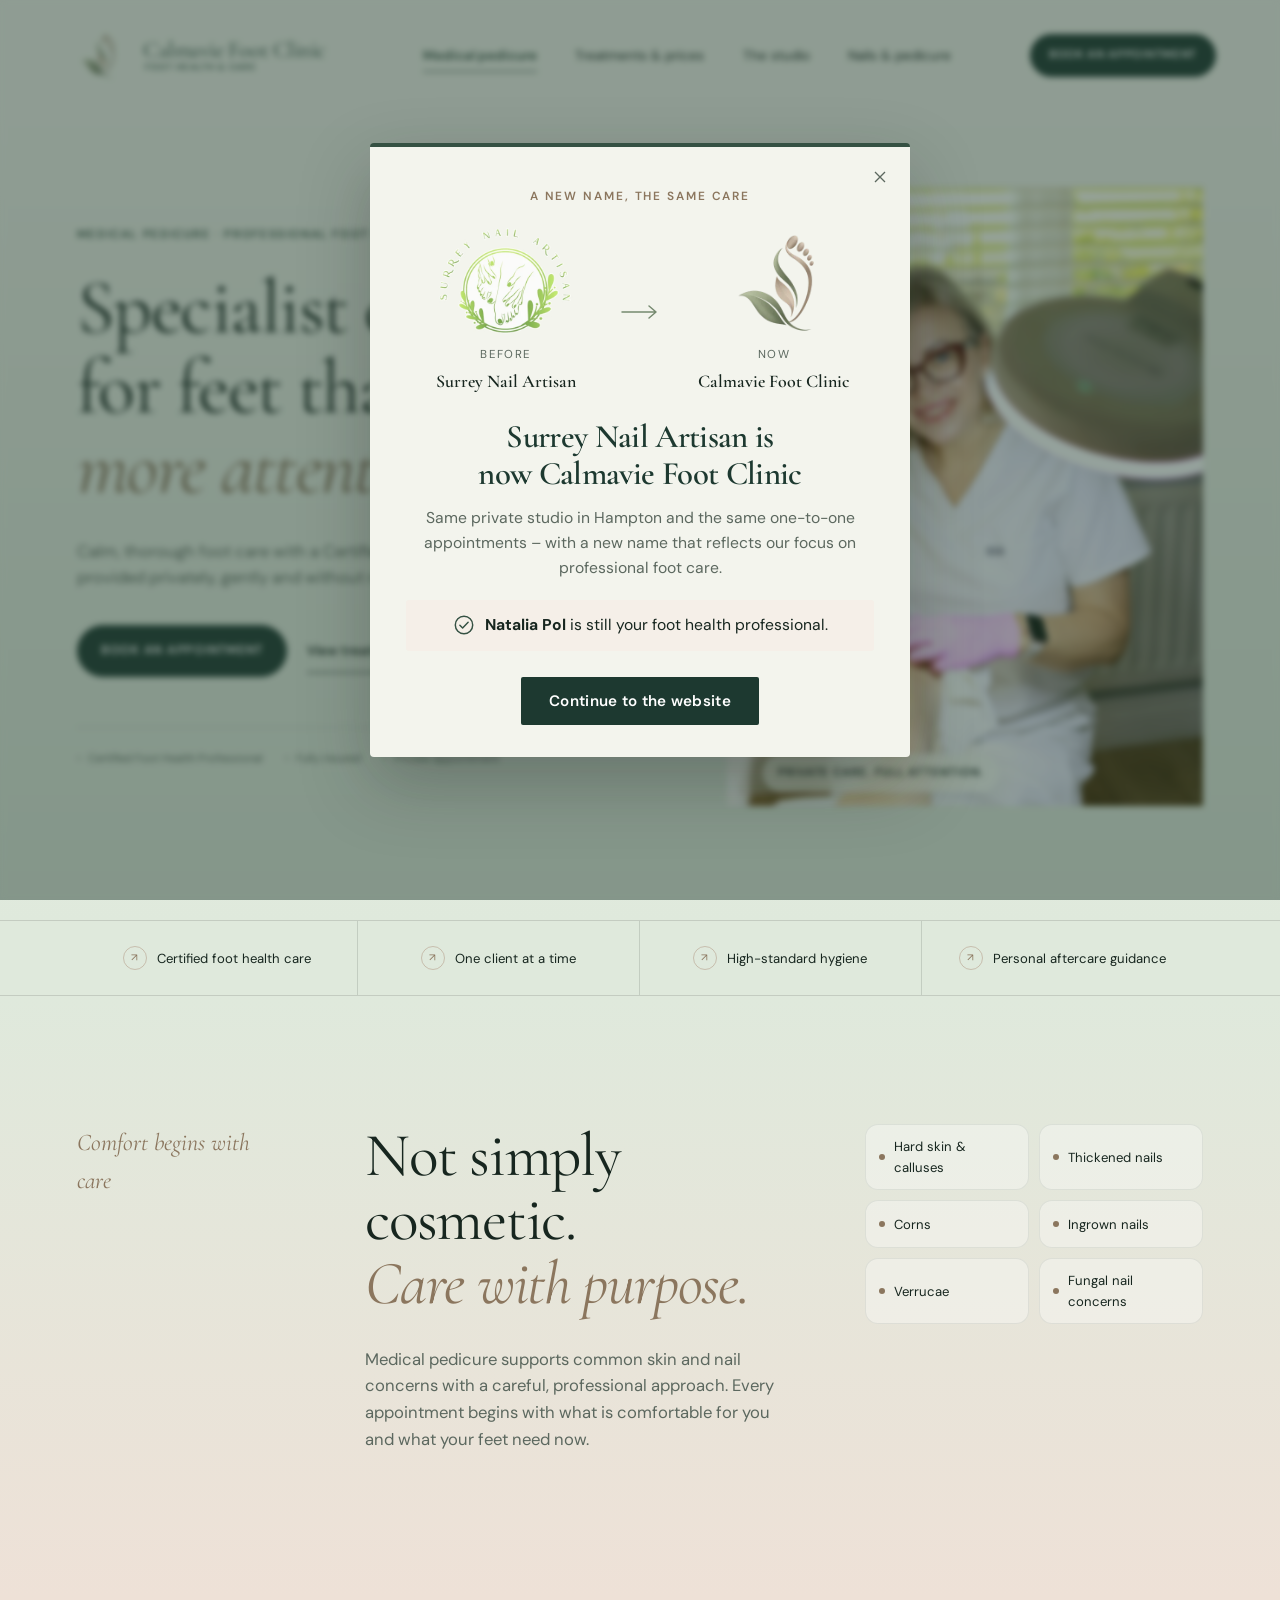
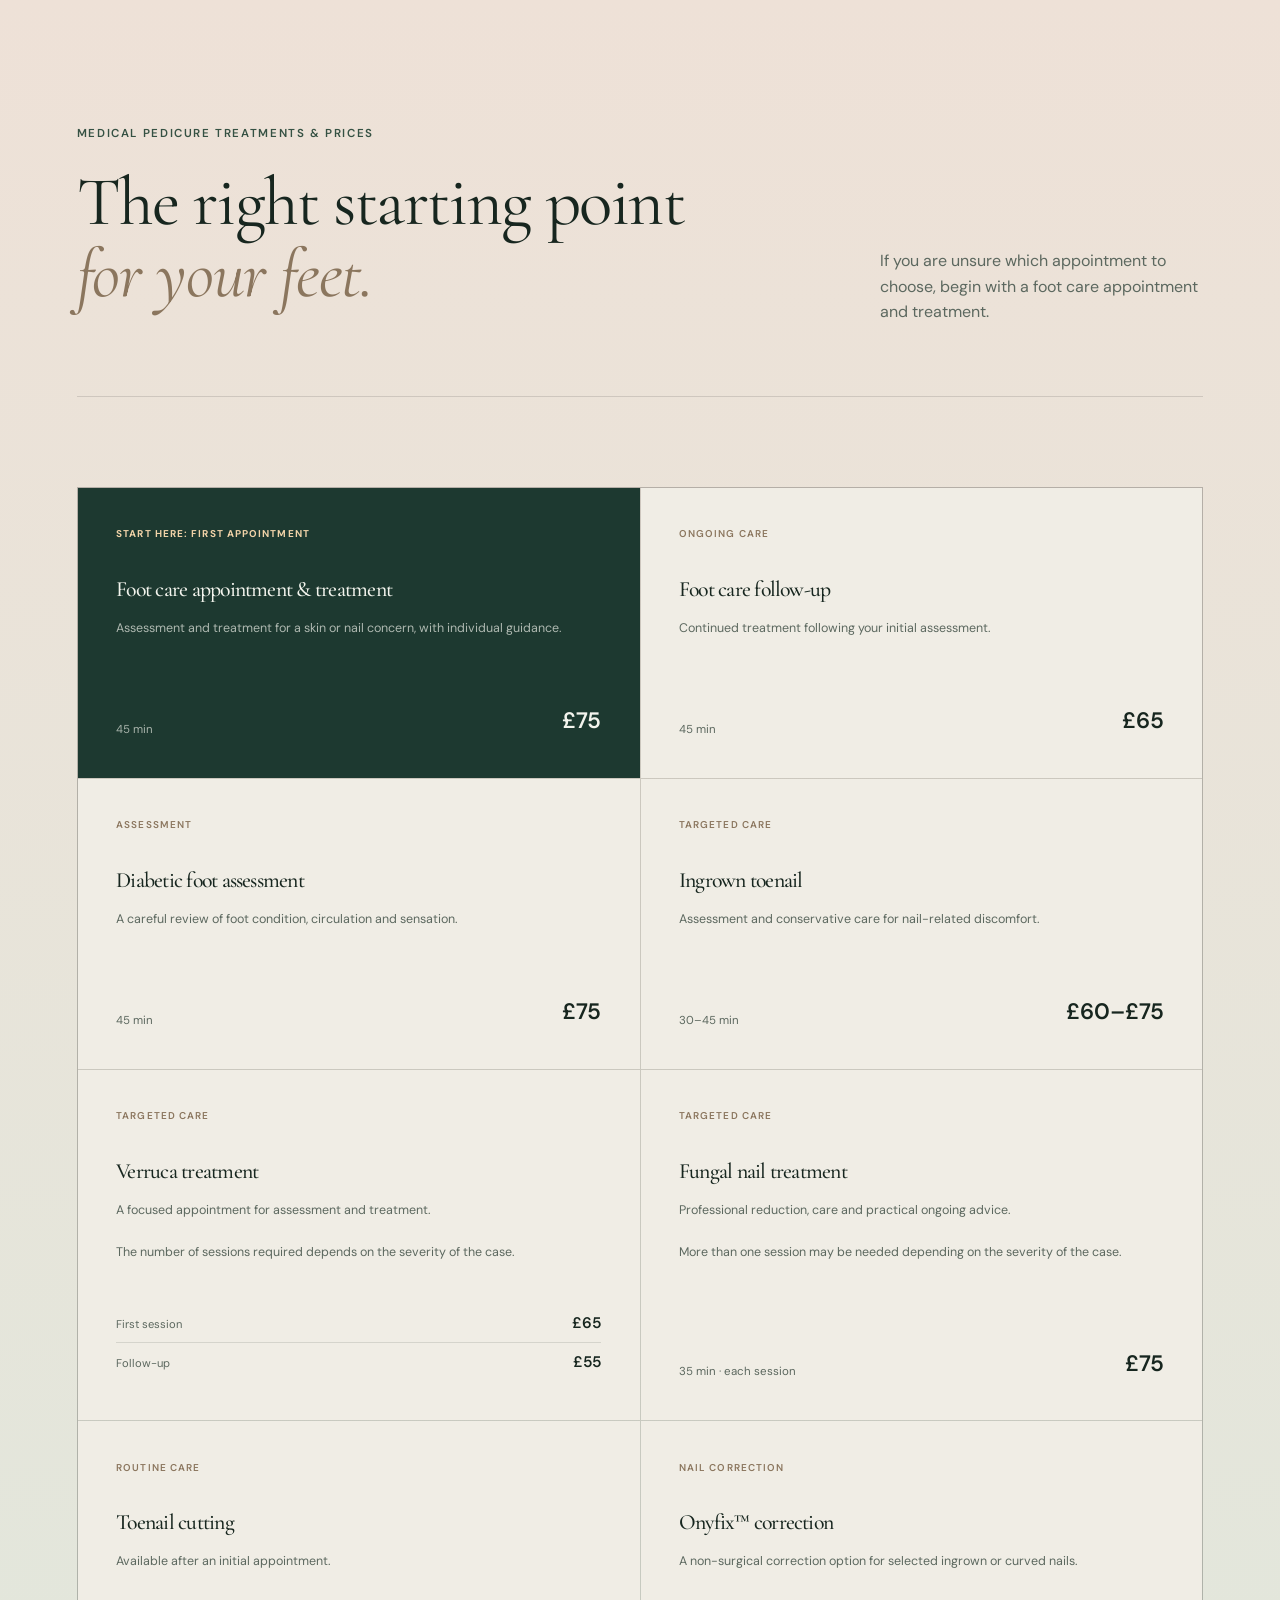
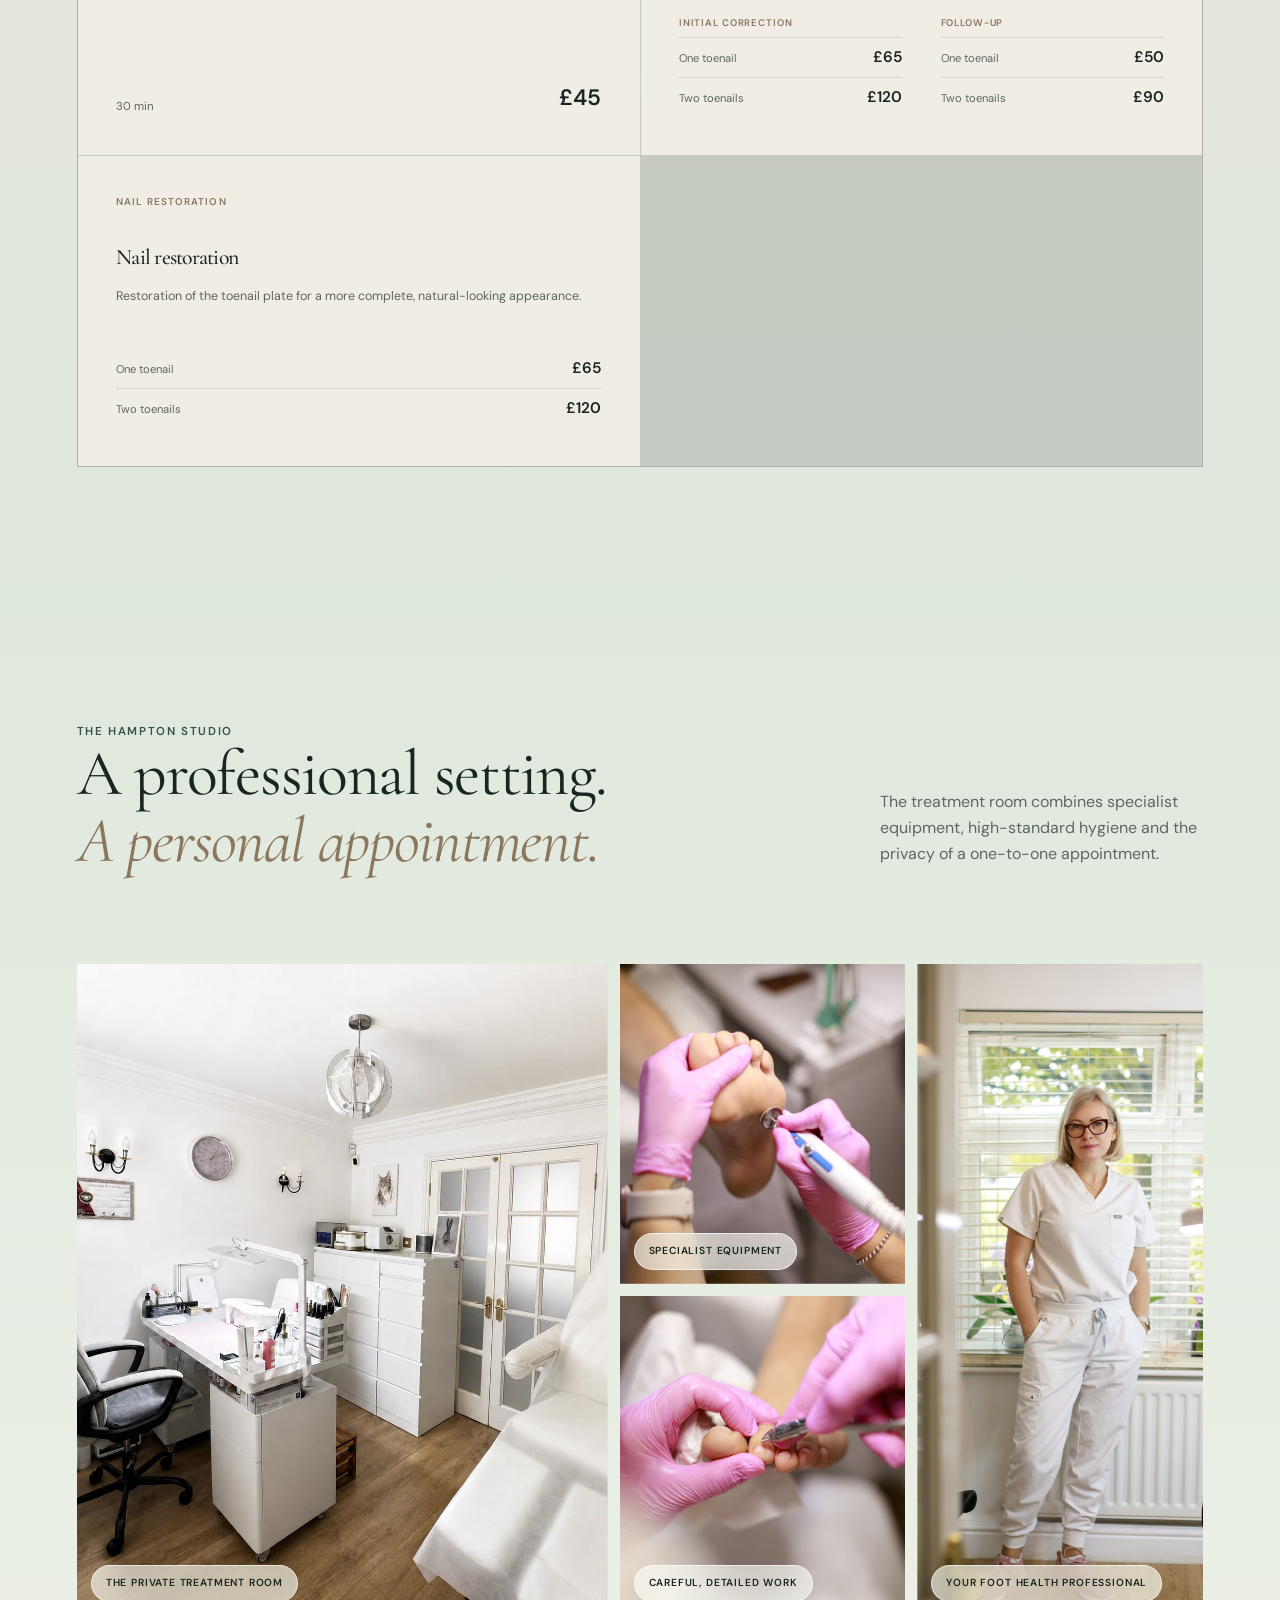
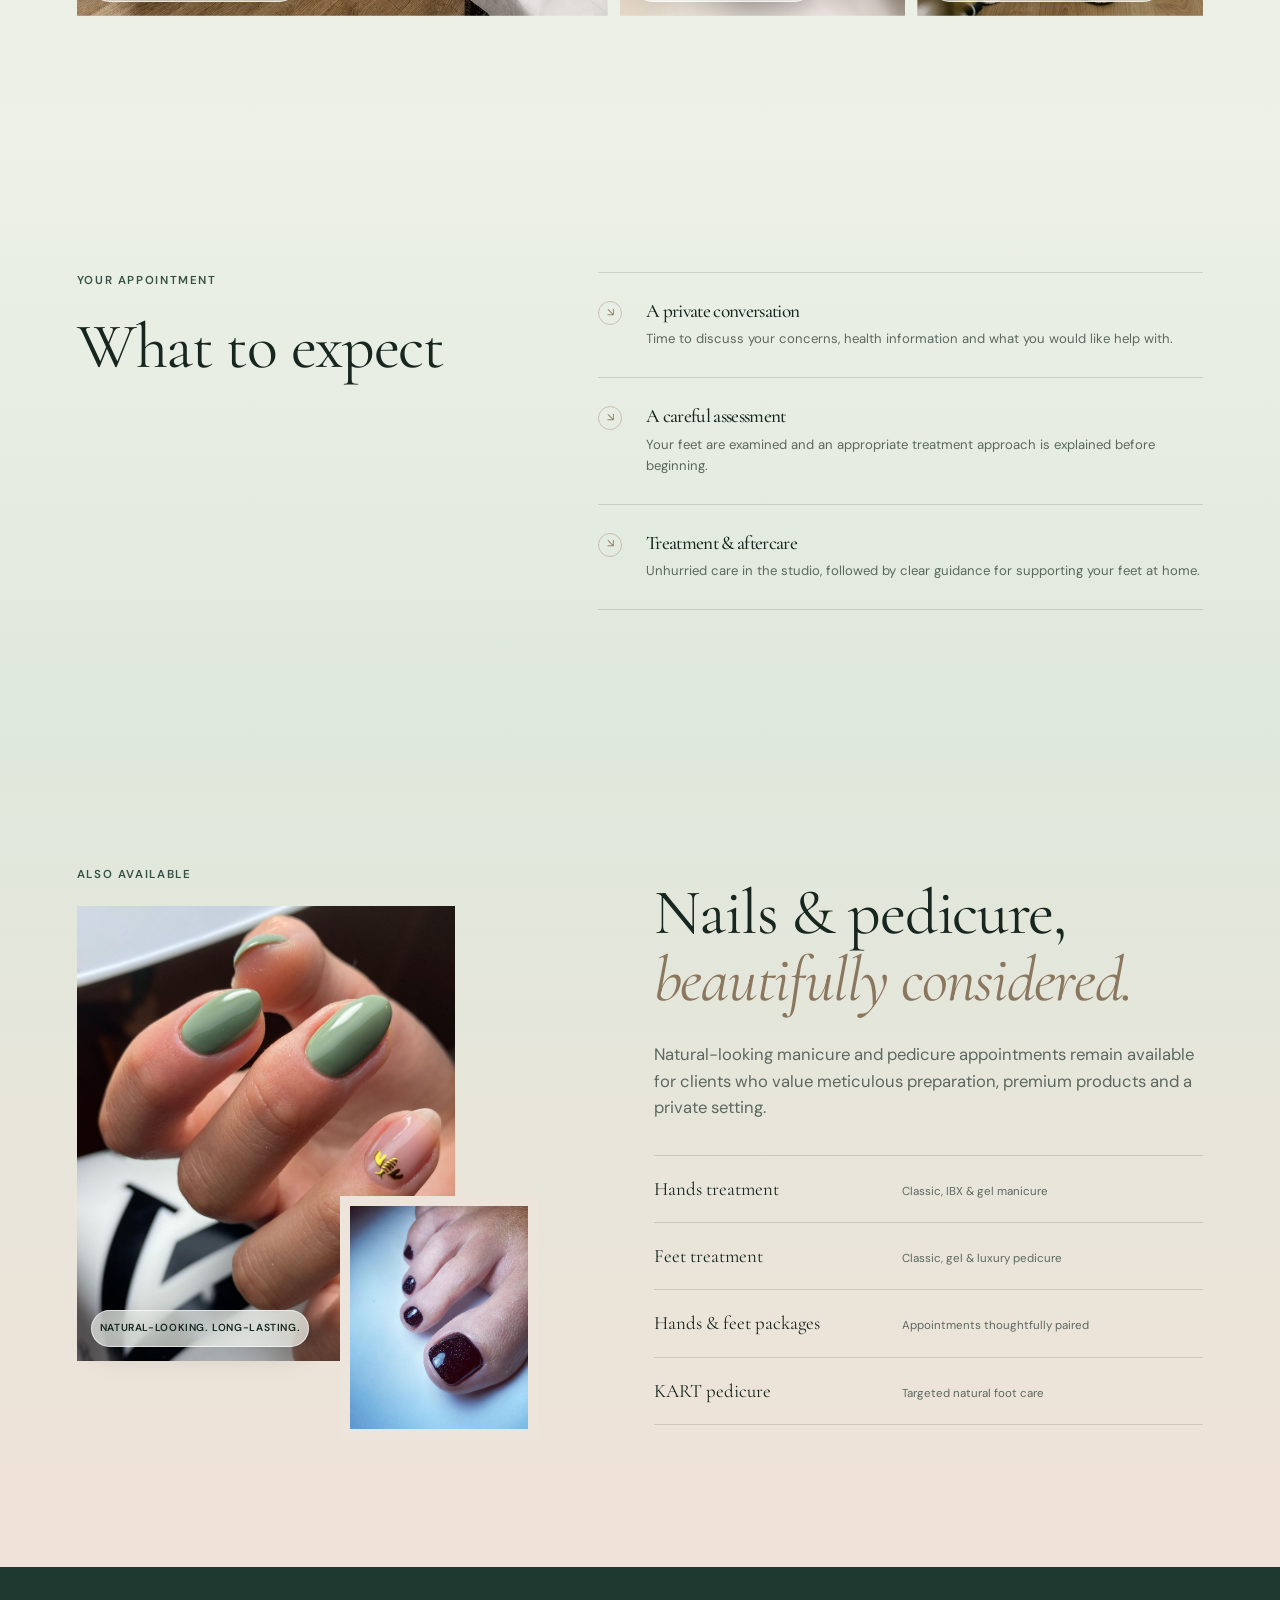
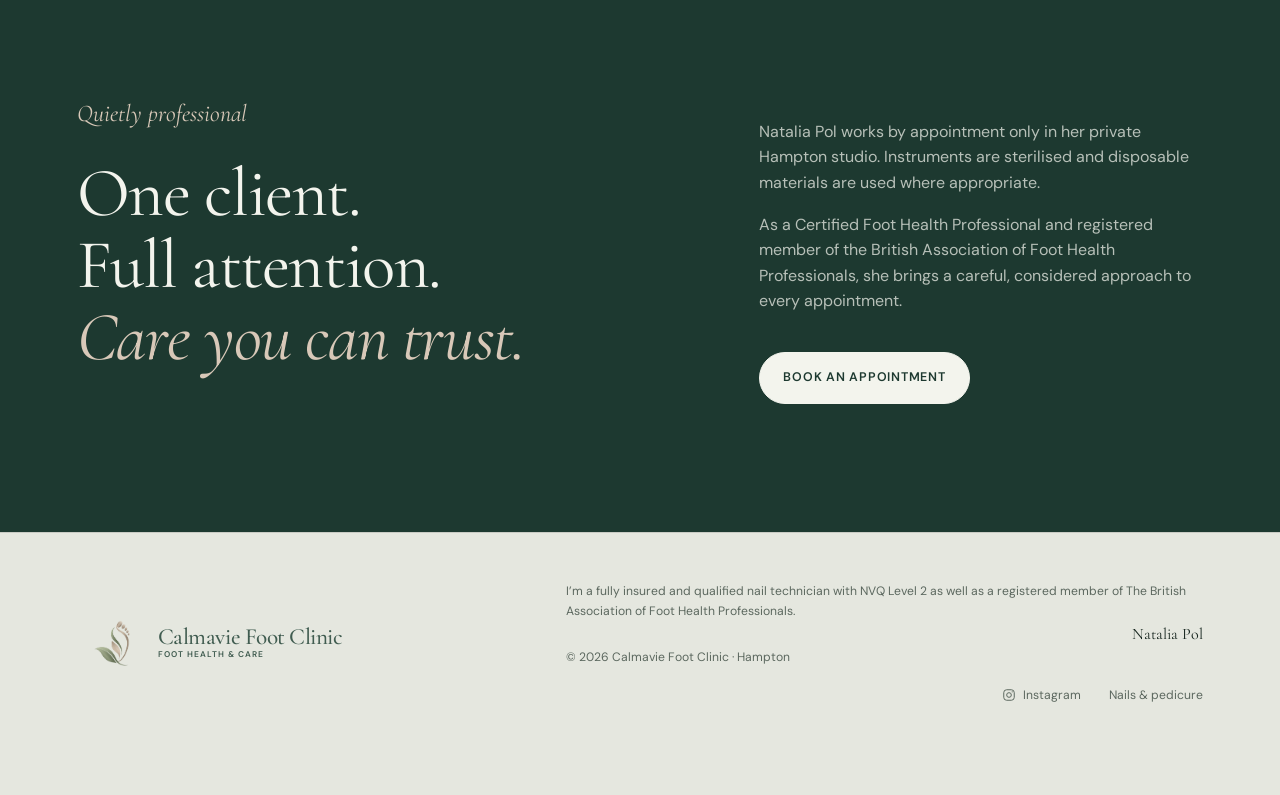
<file: public/index.html>
<!doctype html>
<html lang="en">
  <head>
    <meta charset="UTF-8">
    <meta name="viewport" content="width=device-width, initial-scale=1">
    <meta name="description" content="Private medical pedicure and professional foot care in Hampton with a Certified Foot Health Professional. Calm, one-to-one treatment for nails, skin and common foot concerns.">
    <meta name="robots" content="index, follow, max-image-preview:large">
    <meta name="theme-color" content="#17382f">
    <link rel="canonical" href="https://calmavieclinic.co.uk/">
    <meta property="og:title" content="Medical Pedicure &amp; Foot Care in Hampton | Calmavie Foot Clinic">
    <meta property="og:description" content="Private, professional foot care with a Certified Foot Health Professional in Hampton. Medical pedicure, nail care and targeted treatments in a calm one-to-one studio.">
    <meta property="og:type" content="website">
    <meta property="og:url" content="https://calmavieclinic.co.uk/">
    <meta property="og:image" content="https://calmavieclinic.co.uk/assets/natalia-foot-care.jpeg">
    <meta property="og:site_name" content="Calmavie Foot Clinic">
    <meta name="twitter:card" content="summary_large_image">
    <meta name="twitter:title" content="Medical Pedicure &amp; Foot Care in Hampton | Calmavie Foot Clinic">
    <meta name="twitter:description" content="Private medical pedicure and professional foot care in Hampton with a Certified Foot Health Professional.">
    <meta name="twitter:image" content="https://calmavieclinic.co.uk/assets/natalia-foot-care.jpeg">
    <title>Medical Pedicure &amp; Foot Care in Hampton | Calmavie Foot Clinic</title>
    <link rel="icon" type="image/png" href="assets/calmavie-emblem.png">
    <link rel="apple-touch-icon" href="assets/calmavie-emblem.png">
    <link rel="preconnect" href="https://fonts.googleapis.com">
    <link rel="preconnect" href="https://fonts.gstatic.com" crossorigin>
    <link href="https://fonts.googleapis.com/css2?family=Cormorant+Garamond:ital,wght@0,400;1,400&family=DM+Sans:wght@400;500;600&display=swap" rel="stylesheet">
    <link rel="stylesheet" href="styles.css">
    <script src="tracking.js"></script>
    <script src="script.js" defer></script>
    <script type="application/ld+json">
      {
        "@context": "https://schema.org",
        "@graph": [
          {
            "@type": "WebSite",
            "@id": "https://calmavieclinic.co.uk/#website",
            "url": "https://calmavieclinic.co.uk/",
            "name": "Calmavie Foot Clinic",
            "alternateName": ["Calmavie Clinic", "calmavieclinic.co.uk"],
            "inLanguage": "en-GB"
          },
          {
            "@type": ["HealthAndBeautyBusiness", "LocalBusiness"],
            "@id": "https://calmavieclinic.co.uk/#business",
            "name": "Calmavie Foot Clinic",
            "alternateName": "Calmavie Clinic",
            "url": "https://calmavieclinic.co.uk/",
            "image": "https://calmavieclinic.co.uk/assets/hampton-studio-2026.webp",
            "logo": "https://calmavieclinic.co.uk/assets/calmavie-emblem.png",
            "description": "Private medical pedicure and professional foot care in Hampton with a Certified Foot Health Professional.",
            "priceRange": "££",
            "sameAs": ["https://www.instagram.com/surreynailartisan/"],
            "address": {
              "@type": "PostalAddress",
              "streetAddress": "Gander Green Crescent",
              "addressLocality": "Hampton",
              "postalCode": "TW12 2FA",
              "addressCountry": "GB"
            },
            "areaServed": ["Hampton", "Richmond upon Thames", "Surrey"],
            "hasOfferCatalog": {
              "@type": "OfferCatalog",
              "name": "Foot health and nail care treatments",
              "itemListElement": [
                {"@type": "OfferCatalog", "name": "Medical pedicure and foot care", "url": "https://calmavieclinic.co.uk/#treatments"},
                {"@type": "OfferCatalog", "name": "Hands treatment", "url": "https://calmavieclinic.co.uk/hands-treatment"},
                {"@type": "OfferCatalog", "name": "Feet treatment", "url": "https://calmavieclinic.co.uk/feet-treatment"},
                {"@type": "OfferCatalog", "name": "Hands and feet packages", "url": "https://calmavieclinic.co.uk/hands-feet-packages"},
                {"@type": "OfferCatalog", "name": "KART pedicure", "url": "https://calmavieclinic.co.uk/kart-pedicure"}
              ]
            }
          }
        ]
      }
    </script>
  </head>
  <body class="medical-page medical-home-preview">
    <a class="skip-link" href="#main">Skip to content</a>

    <header class="site-header medical-header" data-header>
      <a class="brand calmavie-brand" href="index.html" aria-label="Calmavie Foot Clinic home">
        <img class="calmavie-mark" src="assets/calmavie-emblem.png" alt="">
        <span class="calmavie-wordmark"><strong>Calmavie Foot Clinic</strong><small>Foot health &amp; care</small></span>
      </a>
      <nav class="desktop-nav" aria-label="Main navigation">
        <a class="nav-highlight" href="#medical-care">Medical pedicure</a>
        <a href="#treatments">Treatments &amp; prices</a>
        <a href="#studio">The studio</a>
        <a href="#nail-care">Nails &amp; pedicure</a>
      </nav>
      <div class="header-actions">
        <a class="button button-small button-medical" href="https://book.gettimely.com/richmondbeautytherapist/book/embed?location=288017&amp;staff=665857&amp;client-login=true">Book an appointment</a>
        <button class="menu-toggle" type="button" aria-expanded="false" aria-controls="mobile-menu" aria-label="Open menu">
          <span></span><span></span>
        </button>
      </div>
      <nav class="mobile-menu" id="mobile-menu" aria-label="Mobile navigation" hidden>
        <a href="#medical-care">Medical pedicure</a>
        <a href="#treatments">Treatments &amp; prices</a>
        <a href="#studio">The Hampton studio</a>
        <a href="#nail-care">Nails &amp; pedicure</a>
        <a href="https://book.gettimely.com/richmondbeautytherapist/book/embed?location=288017&amp;staff=665857&amp;client-login=true">Book an appointment</a>
      </nav>
    </header>

    <main id="main">
      <section class="medical-hero" id="medical-care">
        <div class="medical-hero-copy">
          <p class="eyebrow">Medical pedicure · Professional foot care in Hampton</p>
          <h1>Specialist care<br>for feet that need<br><em>more attention.</em></h1>
          <p class="hero-intro">Calm, thorough foot care with a Certified Foot Health Professional, provided privately, gently and without rush.</p>
          <div class="button-row">
            <a class="button button-medical" href="https://book.gettimely.com/richmondbeautytherapist/book/embed?location=288017&amp;staff=665857&amp;client-login=true">Book an appointment</a>
            <a class="text-link" href="#treatments">View treatments <span aria-hidden="true">↓</span></a>
          </div>
          <div class="credential-line">
            <span>Certified Foot Health Professional</span>
            <span>Fully insured</span>
            <span>Private appointment</span>
          </div>
        </div>
        <figure class="medical-hero-media real-medical-hero">
          <img src="assets/natalia-foot-care.jpeg" alt="One-to-one professional foot care in the private Hampton studio">
          <figcaption>Private care. Full attention.</figcaption>
        </figure>
      </section>

      <section class="trust-strip medical-priority-strip" aria-label="Professional foot-care assurances">
        <p><span class="trust-icon" aria-hidden="true"></span> Certified foot health care</p>
        <p><span class="trust-icon" aria-hidden="true"></span> One client at a time</p>
        <p><span class="trust-icon" aria-hidden="true"></span> High-standard hygiene</p>
        <p><span class="trust-icon" aria-hidden="true"></span> Personal aftercare guidance</p>
      </section>

      <section class="medical-intro section-pad">
        <p class="script-label">Comfort begins with care</p>
        <div>
          <h2>Not simply cosmetic.<br><em>Care with purpose.</em></h2>
          <p class="lead">Medical pedicure supports common skin and nail concerns with a careful, professional approach. Every appointment begins with what is comfortable for you and what your feet need now.</p>
        </div>
        <ul class="medical-concerns">
          <li>Hard skin &amp; calluses</li>
          <li>Thickened nails</li>
          <li>Corns</li>
          <li>Ingrown nails</li>
          <li>Verrucae</li>
          <li>Fungal nail concerns</li>
        </ul>
      </section>

      <section class="treatments section-pad" id="treatments" aria-labelledby="treatments-title">
        <div class="section-heading medical-section-heading">
          <div>
            <p class="eyebrow">Medical pedicure treatments &amp; prices</p>
            <h2 id="treatments-title">The right starting point<br><em>for your feet.</em></h2>
          </div>
          <p>If you are unsure which appointment to choose, begin with a foot care appointment and treatment.</p>
        </div>

        <div class="treatment-grid">
          <article class="treatment-card featured-treatment">
            <p class="card-label">Start here: first appointment</p>
            <h3>Foot care appointment &amp; treatment</h3>
            <p>Assessment and treatment for a skin or nail concern, with individual guidance.</p>
            <div><span>45 min</span><strong>£75</strong></div>
          </article>
          <article class="treatment-card">
            <p class="card-label">Ongoing care</p>
            <h3>Foot care follow-up</h3>
            <p>Continued treatment following your initial assessment.</p>
            <div><span>45 min</span><strong>£65</strong></div>
          </article>
          <article class="treatment-card">
            <p class="card-label">Assessment</p>
            <h3>Diabetic foot assessment</h3>
            <p>A careful review of foot condition, circulation and sensation.</p>
            <div><span>45 min</span><strong>£75</strong></div>
          </article>
          <article class="treatment-card">
            <p class="card-label">Targeted care</p>
            <h3>Ingrown toenail</h3>
            <p>Assessment and conservative care for nail-related discomfort.</p>
            <div><span>30–45 min</span><strong>£60–£75</strong></div>
          </article>
          <article class="treatment-card">
            <p class="card-label">Targeted care</p>
            <h3>Verruca treatment</h3>
            <p>A focused appointment for assessment and treatment.</p>
            <p class="treatment-note">The number of sessions required depends on the severity of the case.</p>
            <div class="treatment-price-lines">
              <p><span>First session</span><strong>£65</strong></p>
              <p><span>Follow-up</span><strong>£55</strong></p>
            </div>
          </article>
          <article class="treatment-card">
            <p class="card-label">Targeted care</p>
            <h3>Fungal nail treatment</h3>
            <p>Professional reduction, care and practical ongoing advice.</p>
            <p class="treatment-note">More than one session may be needed depending on the severity of the case.</p>
            <div><span>35 min · each session</span><strong>£75</strong></div>
          </article>
          <article class="treatment-card">
            <p class="card-label">Routine care</p>
            <h3>Toenail cutting</h3>
            <p>Available after an initial appointment.</p>
            <div><span>30 min</span><strong>£45</strong></div>
          </article>
          <article class="treatment-card">
            <p class="card-label">Nail correction</p>
            <h3>Onyfix™ correction</h3>
            <p>A non-surgical correction option for selected ingrown or curved nails.</p>
            <div class="treatment-price-groups">
              <div class="treatment-price-group">
                <p class="price-group-label">Initial correction</p>
                <p><span>One toenail</span><strong>£65</strong></p>
                <p><span>Two toenails</span><strong>£120</strong></p>
              </div>
              <div class="treatment-price-group">
                <p class="price-group-label">Follow-up</p>
                <p><span>One toenail</span><strong>£50</strong></p>
                <p><span>Two toenails</span><strong>£90</strong></p>
              </div>
            </div>
          </article>
          <article class="treatment-card">
            <p class="card-label">Nail restoration</p>
            <h3>Nail restoration</h3>
            <p>Restoration of the toenail plate for a more complete, natural-looking appearance.</p>
            <div class="treatment-price-lines">
              <p><span>One toenail</span><strong>£65</strong></p>
              <p><span>Two toenails</span><strong>£120</strong></p>
            </div>
          </article>
        </div>
      </section>

      <section class="medical-environment section-pad" id="studio" aria-labelledby="environment-title">
        <div class="environment-heading">
          <div>
            <p class="eyebrow">The Hampton studio</p>
            <h2 id="environment-title">A professional setting.<br><em>A personal appointment.</em></h2>
          </div>
          <p>The treatment room combines specialist equipment, high-standard hygiene and the privacy of a one-to-one appointment.</p>
        </div>
        <div class="environment-grid">
          <figure class="environment-room">
            <img src="assets/hampton-studio-2026.webp" alt="The private Hampton treatment studio">
            <figcaption>The private treatment room</figcaption>
          </figure>
          <figure>
            <img src="assets/medical-treatment-drill.jpeg" alt="Professional hard-skin treatment during a medical pedicure">
            <figcaption>Specialist equipment</figcaption>
          </figure>
          <figure>
            <img src="assets/medical-treatment-nails.jpeg" alt="Careful detailed toenail treatment">
            <figcaption>Careful, detailed work</figcaption>
          </figure>
          <figure>
            <img src="assets/natalia-studio.jpeg" alt="Natalia Pol in the Hampton treatment studio">
            <figcaption>Your foot health professional</figcaption>
          </figure>
        </div>
      </section>

      <section class="expect section-pad" id="expect" aria-labelledby="expect-title">
        <div class="expect-heading">
          <p class="eyebrow">Your appointment</p>
          <h2 id="expect-title">What to expect</h2>
        </div>
        <ol class="expect-steps">
          <li><span class="step-icon" aria-hidden="true"></span><div><h3>A private conversation</h3><p>Time to discuss your concerns, health information and what you would like help with.</p></div></li>
          <li><span class="step-icon" aria-hidden="true"></span><div><h3>A careful assessment</h3><p>Your feet are examined and an appropriate treatment approach is explained before beginning.</p></div></li>
          <li><span class="step-icon" aria-hidden="true"></span><div><h3>Treatment &amp; aftercare</h3><p>Unhurried care in the studio, followed by clear guidance for supporting your feet at home.</p></div></li>
        </ol>
      </section>

      <section class="regular-care-feature section-pad" id="nail-care" aria-labelledby="regular-care-title">
        <div class="regular-care-visual">
          <p class="eyebrow regular-care-eyebrow">Also available</p>
          <div class="regular-care-images">
            <figure class="regular-care-main">
              <img src="assets/real-sage-manicure.jpg" alt="Sage green gel manicure with delicate gold detail">
              <figcaption>Natural-looking. Long-lasting.</figcaption>
            </figure>
            <figure class="regular-care-detail">
              <img src="assets/real-burgundy-pedicure.jpg" alt="Burgundy gel pedicure">
            </figure>
          </div>
        </div>
        <div class="regular-care-copy">
          <h2 id="regular-care-title">Nails &amp; pedicure,<br><em>beautifully considered.</em></h2>
          <p class="lead">Natural-looking manicure and pedicure appointments remain available for clients who value meticulous preparation, premium products and a private setting.</p>
          <div class="regular-care-links" aria-label="Nail and pedicure treatment categories">
            <a href="hands-treatment.html"><span>Hands treatment</span><small>Classic, IBX &amp; gel manicure</small></a>
            <a href="feet-treatment.html"><span>Feet treatment</span><small>Classic, gel &amp; luxury pedicure</small></a>
            <a href="hands-feet-packages.html"><span>Hands &amp; feet packages</span><small>Appointments thoughtfully paired</small></a>
            <a href="kart-pedicure.html"><span>KART pedicure</span><small>Targeted natural foot care</small></a>
          </div>
        </div>
      </section>

      <section class="medical-trust section-pad">
        <div>
          <p class="script-label">Quietly professional</p>
          <h2>One client.<br>Full attention.<br><em>Care you can trust.</em></h2>
        </div>
        <div class="medical-trust-copy">
          <p>Natalia Pol works by appointment only in her private Hampton studio. Instruments are sterilised and disposable materials are used where appropriate.</p>
          <p>As a Certified Foot Health Professional and registered member of the British Association of Foot Health Professionals, she brings a careful, considered approach to every appointment.</p>
          <a class="button button-medical" href="https://book.gettimely.com/richmondbeautytherapist/book/embed?location=288017&amp;staff=665857&amp;client-login=true">Book an appointment</a>
        </div>
      </section>
    </main>

    <footer class="site-footer home-footer medical-footer">
      <a class="footer-brand calmavie-footer-brand" href="index.html" aria-label="Calmavie Foot Clinic home">
        <img class="calmavie-mark" src="assets/calmavie-emblem.png" alt="">
        <span class="calmavie-wordmark"><strong>Calmavie Foot Clinic</strong><small>Foot health &amp; care</small></span>
      </a>
      <div class="footer-credentials">
        <p>I&rsquo;m a fully insured and qualified nail technician with NVQ Level 2 as well as a registered member of The British Association of Foot Health Professionals.</p>
        <p class="footer-signature">Natalia Pol</p>
        <p class="footer-copyright">&copy; 2026 Calmavie Foot Clinic &middot; Hampton</p>
      </div>
      <div class="footer-links">
        <a class="instagram-link" href="https://www.instagram.com/surreynailartisan/">
          <svg class="instagram-icon" viewBox="0 0 24 24" aria-hidden="true" focusable="false">
            <rect x="3" y="3" width="18" height="18" rx="5"></rect>
            <circle cx="12" cy="12" r="4"></circle>
            <circle class="instagram-icon-dot" cx="17.5" cy="6.5" r="1"></circle>
          </svg>
          <span>Instagram</span>
        </a>
        <a href="#nail-care">Nails &amp; pedicure</a>
      </div>
    </footer>

    <div class="mobile-book medical-mobile-book" aria-label="Quick booking">
      <span>Professional foot care in Hampton</span>
      <a href="https://book.gettimely.com/richmondbeautytherapist/book/embed?location=288017&amp;staff=665857&amp;client-login=true">Book now</a>
    </div>
  </body>
</html>
</file>
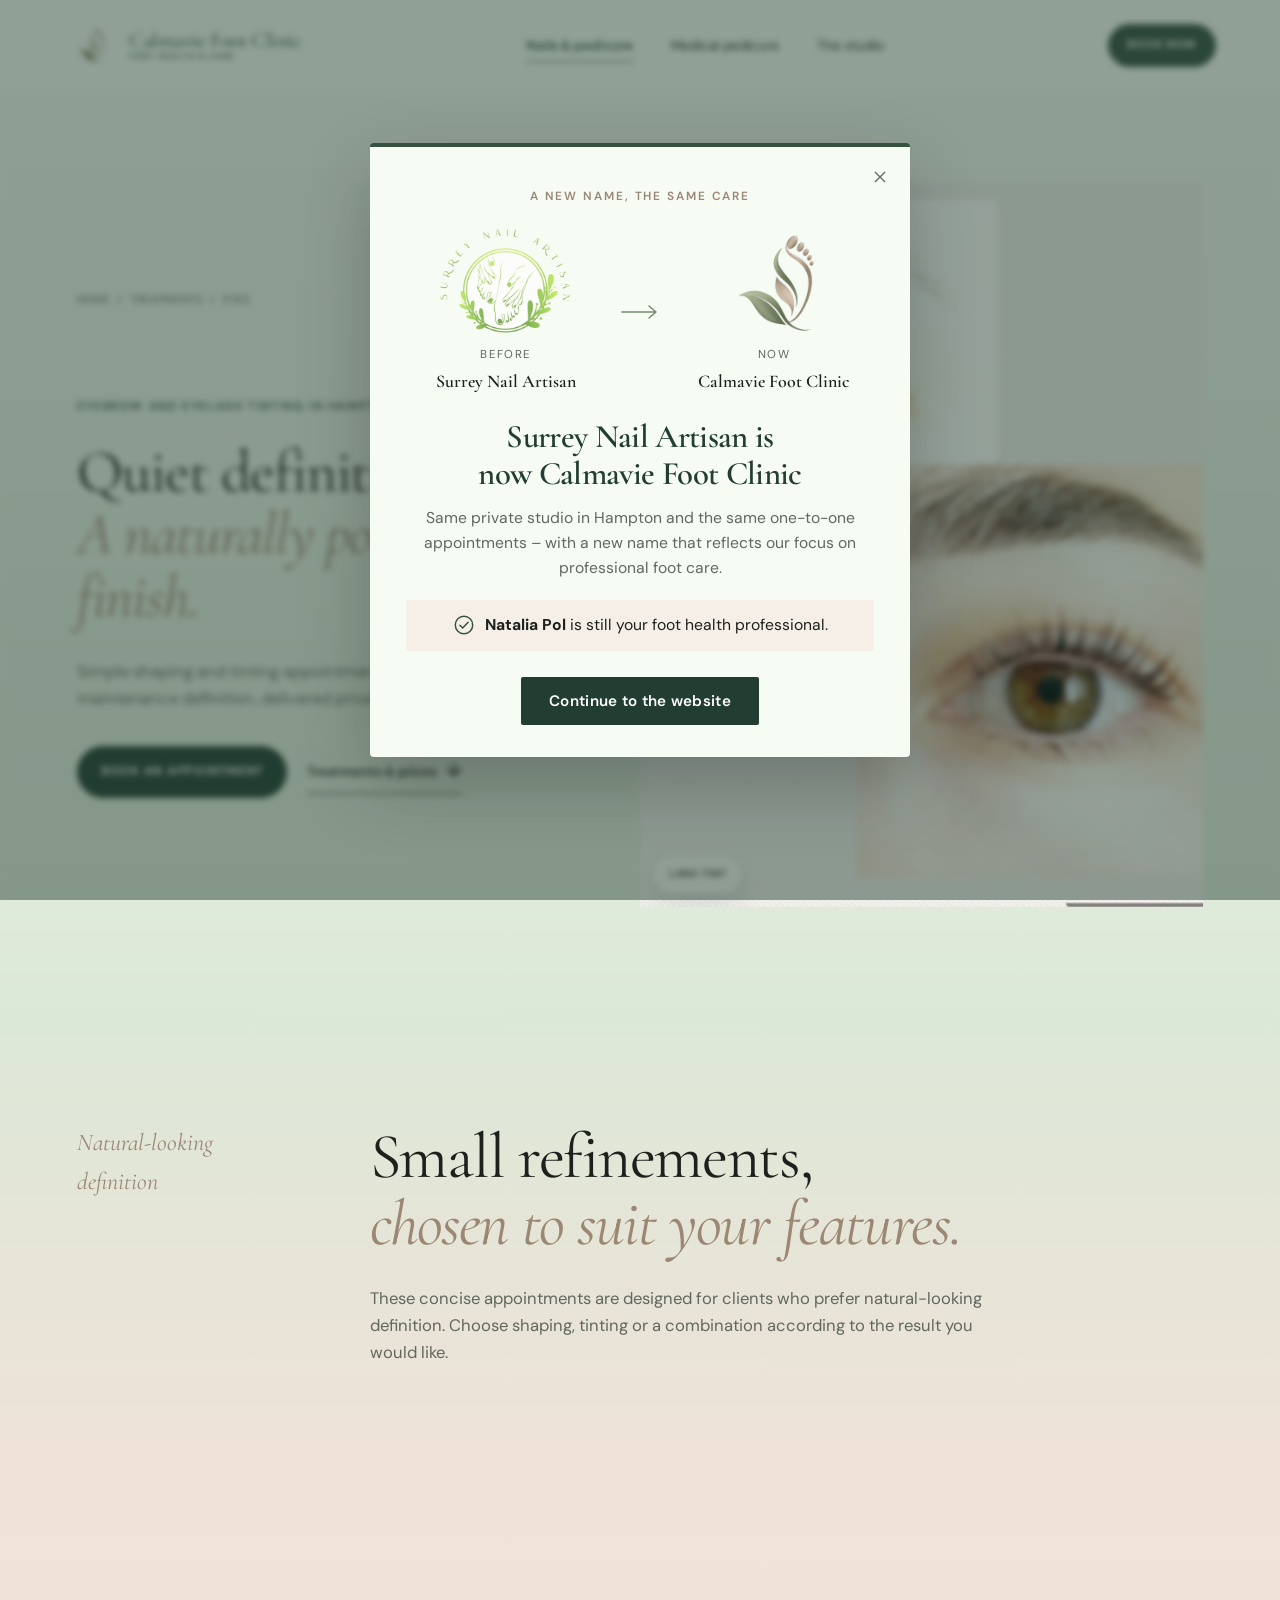
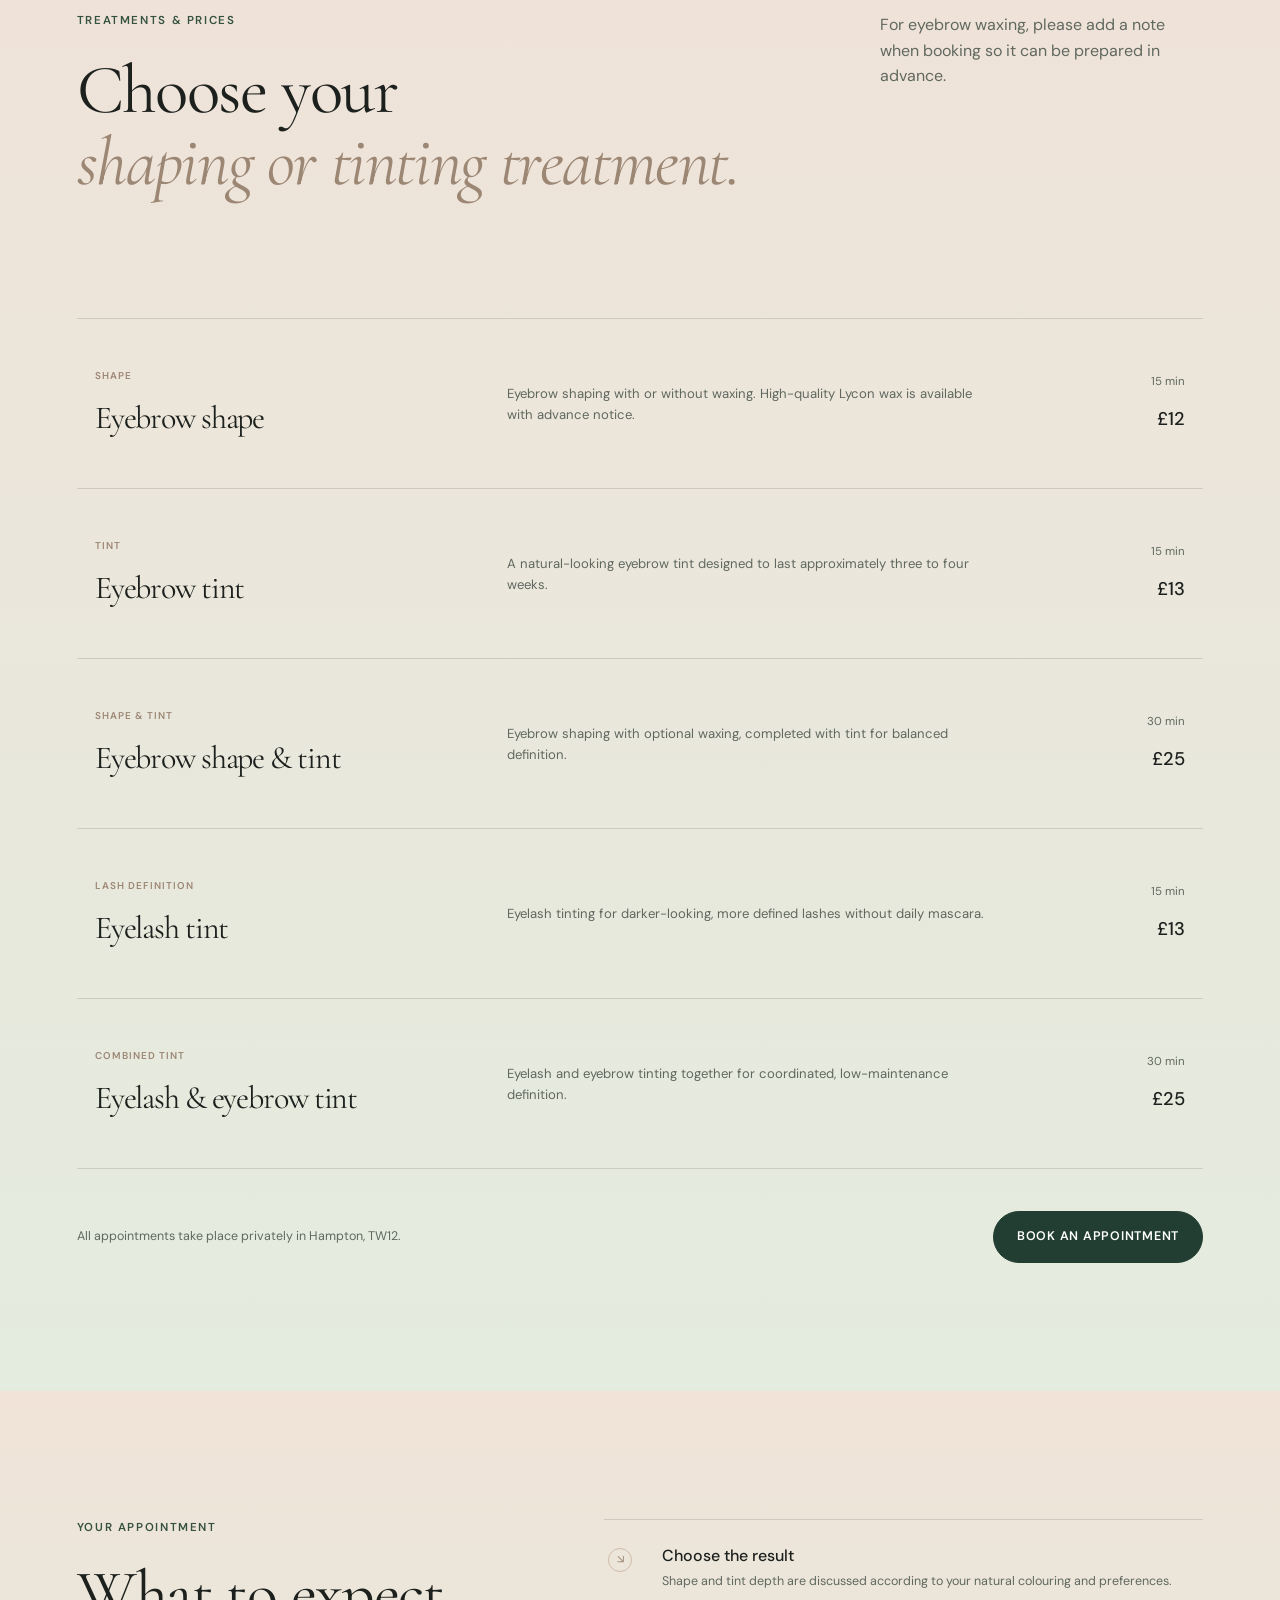
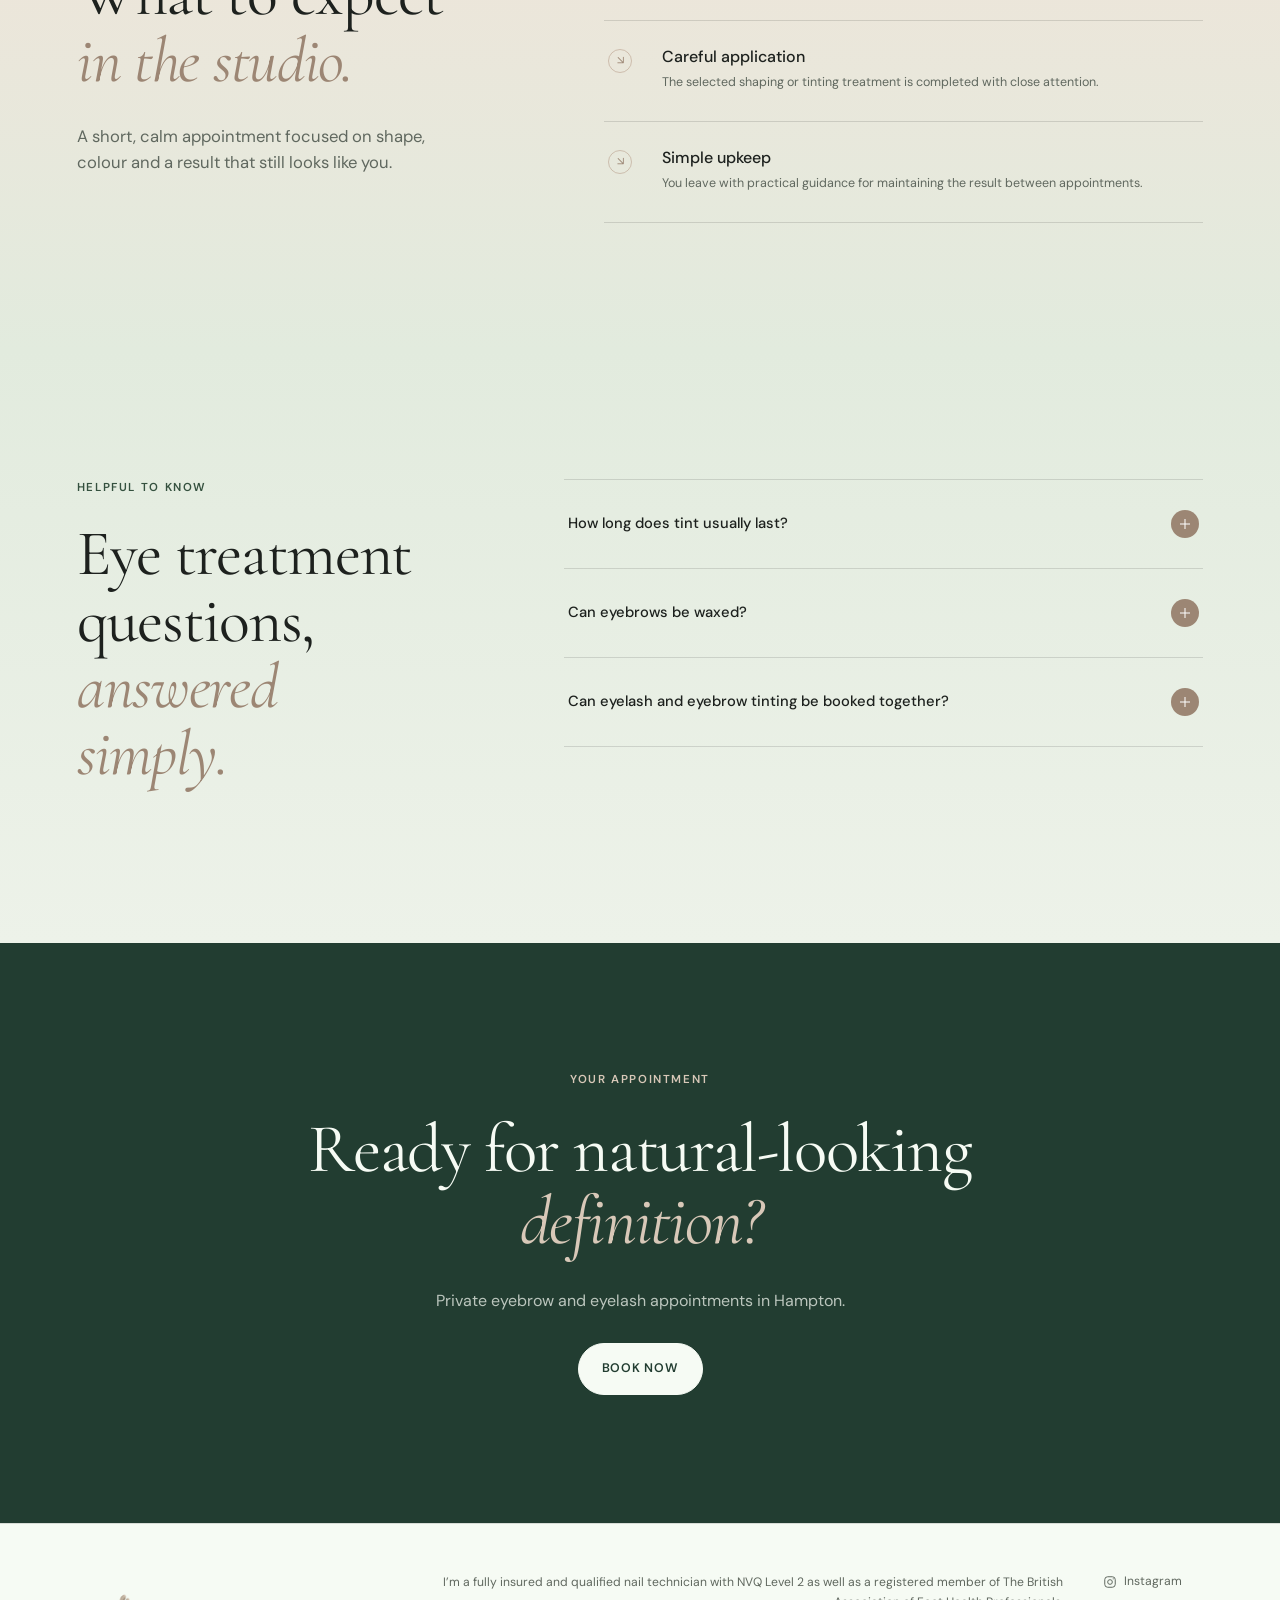
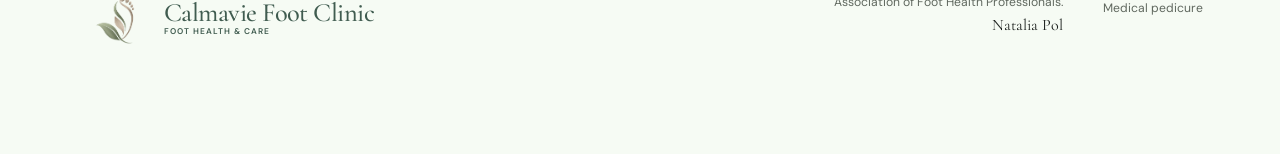
<file: public/eyelash-eyebrows.html>
<!doctype html>
<html lang="en">
  <head>
    <meta charset="UTF-8">
    <meta name="viewport" content="width=device-width, initial-scale=1">
    <meta name="description" content="Private eyebrow shaping, eyebrow tinting and eyelash tinting appointments in Hampton, Surrey.">
    <meta name="robots" content="index, follow">
    <link rel="canonical" href="https://calmavieclinic.co.uk/eyelash-eyebrows">
    <meta property="og:title" content="Eyebrow &amp; Eyelash Treatments in Hampton | Calmavie Foot Clinic">
    <meta property="og:description" content="Private eyebrow shaping, eyebrow tinting and eyelash tinting appointments in Hampton, Surrey.">
    <meta property="og:type" content="website">
    <meta property="og:url" content="https://calmavieclinic.co.uk/eyelash-eyebrows">
    <meta property="og:image" content="https://calmavieclinic.co.uk/assets/eyes-lash-tint.jpg">
    <meta property="og:site_name" content="Calmavie Foot Clinic">
    <meta name="twitter:card" content="summary_large_image">
    <meta name="twitter:title" content="Eyebrow &amp; Eyelash Treatments in Hampton | Calmavie Foot Clinic">
    <meta name="twitter:description" content="Private eyebrow shaping, eyebrow tinting and eyelash tinting appointments in Hampton, Surrey.">
    <meta name="twitter:image" content="https://calmavieclinic.co.uk/assets/eyes-lash-tint.jpg">
    <title>Eyebrow &amp; Eyelash Treatments in Hampton | Calmavie Foot Clinic</title>
    <link rel="icon" type="image/png" href="assets/calmavie-emblem.png">
    <link rel="apple-touch-icon" href="assets/calmavie-emblem.png">
    <link rel="preconnect" href="https://fonts.googleapis.com">
    <link rel="preconnect" href="https://fonts.gstatic.com" crossorigin>
    <link href="https://fonts.googleapis.com/css2?family=Cormorant+Garamond:ital,wght@0,400;1,400&family=DM+Sans:wght@400;500;600&display=swap" rel="stylesheet">
    <link rel="stylesheet" href="styles.css">
    <script src="tracking.js"></script>
    <script src="script.js" defer></script>
    <script type="application/ld+json">{
      "@context": "https://schema.org",
      "@type": "Service",
      "name": "Eyebrow and eyelash treatments",
      "description": "Private eyebrow shaping, eyebrow tinting and eyelash tinting appointments in Hampton, Surrey.",
      "url": "https://calmavieclinic.co.uk/eyelash-eyebrows",
      "image": "https://calmavieclinic.co.uk/assets/eyes-lash-tint.jpg",
      "areaServed": {
            "@type": "Place",
            "name": "Hampton, Surrey"
      },
      "provider": {
            "@type": "BeautySalon",
            "name": "Calmavie Foot Clinic",
            "address": {
                  "@type": "PostalAddress",
                  "streetAddress": "Gander Green Crescent",
                  "addressLocality": "Hampton",
                  "postalCode": "TW12 2FA",
                  "addressCountry": "GB"
            }
      },
      "hasOfferCatalog": {
            "@type": "OfferCatalog",
            "name": "Eyebrow and eyelash treatments appointments",
            "itemListElement": [
                  {
                        "@type": "Offer",
                        "price": "12",
                        "priceCurrency": "GBP",
                        "itemOffered": {
                              "@type": "Service",
                              "name": "Eyebrow shape",
                              "duration": "PT15M"
                        }
                  },
                  {
                        "@type": "Offer",
                        "price": "13",
                        "priceCurrency": "GBP",
                        "itemOffered": {
                              "@type": "Service",
                              "name": "Eyebrow tint",
                              "duration": "PT15M"
                        }
                  },
                  {
                        "@type": "Offer",
                        "price": "25",
                        "priceCurrency": "GBP",
                        "itemOffered": {
                              "@type": "Service",
                              "name": "Eyebrow shape & tint",
                              "duration": "PT30M"
                        }
                  },
                  {
                        "@type": "Offer",
                        "price": "13",
                        "priceCurrency": "GBP",
                        "itemOffered": {
                              "@type": "Service",
                              "name": "Eyelash tint",
                              "duration": "PT15M"
                        }
                  },
                  {
                        "@type": "Offer",
                        "price": "25",
                        "priceCurrency": "GBP",
                        "itemOffered": {
                              "@type": "Service",
                              "name": "Eyelash & eyebrow tint",
                              "duration": "PT30M"
                        }
                  }
            ]
      }
}</script>
  </head>
  <body class="treatment-detail-page">
    <a class="skip-link" href="#main">Skip to content</a>

    <header class="site-header" data-header>
      <a class="brand calmavie-brand" href="index.html" aria-label="Calmavie Foot Clinic home">
        <img class="calmavie-mark" src="assets/calmavie-emblem.png" alt="">
        <span class="calmavie-wordmark"><strong>Calmavie Foot Clinic</strong><small>Foot health &amp; care</small></span>
      </a>
      <nav class="desktop-nav" aria-label="Main navigation">
        <a class="nav-highlight" href="index.html#nail-care" aria-current="page">Nails &amp; pedicure</a>
        <a href="index.html#medical-care">Medical pedicure</a>
        <a href="index.html#studio">The studio</a>
      </nav>
      <div class="header-actions">
        <a class="button button-small" href="https://book.gettimely.com/richmondbeautytherapist/book/embed?location=288017&amp;staff=665857&amp;client-login=true">Book now</a>
        <button class="menu-toggle" type="button" aria-expanded="false" aria-controls="mobile-menu" aria-label="Open menu">
          <span></span><span></span>
        </button>
      </div>
      <nav class="mobile-menu" id="mobile-menu" aria-label="Mobile navigation" hidden>
        <a href="index.html#nail-care">Nails &amp; pedicure</a>
        <a href="index.html#medical-care">Medical pedicure</a>
        <a href="index.html#studio">The studio</a>
        <a href="https://book.gettimely.com/richmondbeautytherapist/book/embed?location=288017&amp;staff=665857&amp;client-login=true">Book an appointment</a>
      </nav>
    </header>

    <main id="main">
      <section class="treatment-hero" aria-labelledby="eyelash-eyebrows-title">
        <div class="treatment-hero-copy">
          <nav class="breadcrumbs" aria-label="Breadcrumb">
            <a href="index.html">Home</a><span aria-hidden="true">/</span><a href="index.html#nail-care">Treatments</a><span aria-hidden="true">/</span><span aria-current="page">Eyes</span>
          </nav>
          <p class="eyebrow">Eyebrow and eyelash tinting in Hampton</p>
          <h1 id="eyelash-eyebrows-title">Quiet definition.<br><em>A naturally polished finish.</em></h1>
          <p class="lead">Simple shaping and tinting appointments for low-maintenance definition, delivered privately in Hampton.</p>
          <div class="button-row">
            <a class="button button-dark" href="https://book.gettimely.com/richmondbeautytherapist/book/embed?location=288017&amp;staff=665857&amp;client-login=true">Book an appointment</a>
            <a class="text-link" href="#treatments-prices">Treatments &amp; prices <span aria-hidden="true">↓</span></a>
          </div>
        </div>
        <figure class="treatment-hero-media" data-source-page="https://calmavieclinic.co.uk/procedure/eyelash-tint">
          <img src="assets/eyes-lash-tint.jpg" alt="Natural eyelash and eyebrow definition at Calmavie Foot Clinic">
          <figcaption>Lash tint</figcaption>
        </figure>
      </section>

      <section class="treatment-intro section-pad" aria-labelledby="eyelash-eyebrows-intro-title">
        <p class="script-label">Natural-looking definition</p>
        <div>
          <h2 id="eyelash-eyebrows-intro-title">Small refinements,<br><em>chosen to suit your features.</em></h2>
          <p class="lead">These concise appointments are designed for clients who prefer natural-looking definition. Choose shaping, tinting or a combination according to the result you would like.</p>
        </div>
      </section>

      <section class="category-menu section-pad" id="treatments-prices" aria-labelledby="eyelash-eyebrows-prices-title">
        <div class="section-heading treatment-section-heading">
          <div>
            <p class="eyebrow">Treatments &amp; prices</p>
            <h2 id="eyelash-eyebrows-prices-title">Choose your<br><em>shaping or tinting treatment.</em></h2>
          </div>
          <p>For eyebrow waxing, please add a note when booking so it can be prepared in advance.</p>
        </div>
        <div class="category-treatment-list">
          <article class="category-treatment-card">
            <div class="category-treatment-heading">
              <p class="card-label">Shape</p>
              <h3>Eyebrow shape</h3>
              
            </div>
            <p>Eyebrow shaping with or without waxing. High-quality Lycon wax is available with advance notice.</p>
            <div class="category-treatment-meta"><span>15 min</span><strong>£12</strong></div>
          </article>
          <article class="category-treatment-card">
            <div class="category-treatment-heading">
              <p class="card-label">Tint</p>
              <h3>Eyebrow tint</h3>
              
            </div>
            <p>A natural-looking eyebrow tint designed to last approximately three to four weeks.</p>
            <div class="category-treatment-meta"><span>15 min</span><strong>£13</strong></div>
          </article>
          <article class="category-treatment-card">
            <div class="category-treatment-heading">
              <p class="card-label">Shape &amp; tint</p>
              <h3>Eyebrow shape &amp; tint</h3>
              
            </div>
            <p>Eyebrow shaping with optional waxing, completed with tint for balanced definition.</p>
            <div class="category-treatment-meta"><span>30 min</span><strong>£25</strong></div>
          </article>
          <article class="category-treatment-card">
            <div class="category-treatment-heading">
              <p class="card-label">Lash definition</p>
              <h3>Eyelash tint</h3>
              
            </div>
            <p>Eyelash tinting for darker-looking, more defined lashes without daily mascara.</p>
            <div class="category-treatment-meta"><span>15 min</span><strong>£13</strong></div>
          </article>
          <article class="category-treatment-card">
            <div class="category-treatment-heading">
              <p class="card-label">Combined tint</p>
              <h3>Eyelash &amp; eyebrow tint</h3>
              
            </div>
            <p>Eyelash and eyebrow tinting together for coordinated, low-maintenance definition.</p>
            <div class="category-treatment-meta"><span>30 min</span><strong>£25</strong></div>
          </article>
        </div>
        <div class="category-menu-cta">
          <p>All appointments take place privately in Hampton, TW12.</p>
          <a class="button button-dark" href="https://book.gettimely.com/richmondbeautytherapist/book/embed?location=288017&amp;staff=665857&amp;client-login=true">Book an appointment</a>
        </div>
      </section>



      <section class="treatment-experience section-pad" aria-labelledby="eyelash-eyebrows-experience-title">
        <div>
          <p class="eyebrow">Your appointment</p>
          <h2 id="eyelash-eyebrows-experience-title">What to expect<br><em>in the studio.</em></h2>
          <p class="lead">A short, calm appointment focused on shape, colour and a result that still looks like you.</p>
        </div>
        <ol class="treatment-experience-steps">
          <li>
            <span class="step-icon" aria-hidden="true"></span>
            <div><h3>Choose the result</h3><p>Shape and tint depth are discussed according to your natural colouring and preferences.</p></div>
          </li>
          <li>
            <span class="step-icon" aria-hidden="true"></span>
            <div><h3>Careful application</h3><p>The selected shaping or tinting treatment is completed with close attention.</p></div>
          </li>
          <li>
            <span class="step-icon" aria-hidden="true"></span>
            <div><h3>Simple upkeep</h3><p>You leave with practical guidance for maintaining the result between appointments.</p></div>
          </li>
        </ol>
      </section>

      <section class="treatment-faq section-pad" aria-labelledby="eyelash-eyebrows-faq-title">
        <div class="treatment-faq-heading">
          <p class="eyebrow">Helpful to know</p>
          <h2 id="eyelash-eyebrows-faq-title">Eye treatment questions,<br><em>answered simply.</em></h2>
        </div>
        <div class="treatment-faq-list">
          <details>
            <summary>How long does tint usually last?<span aria-hidden="true"></span></summary>
            <p>The original treatment guidance states approximately three to four weeks, although this varies by client and aftercare.</p>
          </details>
          <details>
            <summary>Can eyebrows be waxed?<span aria-hidden="true"></span></summary>
            <p>Yes. High-quality Lycon wax is available. Please note this in advance when booking.</p>
          </details>
          <details>
            <summary>Can eyelash and eyebrow tinting be booked together?<span aria-hidden="true"></span></summary>
            <p>Yes. Choose the combined eyelash and eyebrow tint appointment.</p>
          </details>
        </div>
      </section>

      <section class="booking-panel section-pad">
        <p class="eyebrow">Your appointment</p>
        <h2>Ready for natural-looking<br><em>definition?</em></h2>
        <p>Private eyebrow and eyelash appointments in Hampton.</p>
        <a class="button button-light" href="https://book.gettimely.com/richmondbeautytherapist/book/embed?location=288017&amp;staff=665857&amp;client-login=true">Book now</a>
      </section>
    </main>

    <footer class="site-footer home-footer">
      <a class="footer-brand calmavie-footer-brand" href="index.html" aria-label="Calmavie Foot Clinic home">
        <img class="calmavie-mark" src="assets/calmavie-emblem.png" alt="">
        <span class="calmavie-wordmark"><strong>Calmavie Foot Clinic</strong><small>Foot health &amp; care</small></span>
      </a>
      <div class="footer-credentials">
        <p>I&rsquo;m a fully insured and qualified nail technician with NVQ Level 2 as well as a registered member of The British Association of Foot Health Professionals.</p>
        <p class="footer-signature">Natalia Pol</p>
      </div>
      <div class="footer-links">
        <a class="instagram-link" href="https://www.instagram.com/surreynailartisan/">
          <svg class="instagram-icon" viewBox="0 0 24 24" aria-hidden="true" focusable="false">
            <rect x="3" y="3" width="18" height="18" rx="5"></rect>
            <circle cx="12" cy="12" r="4"></circle>
            <circle class="instagram-icon-dot" cx="17.5" cy="6.5" r="1"></circle>
          </svg>
          <span>Instagram</span>
        </a>
        <a href="index.html#medical-care">Medical pedicure</a>
      </div>
    </footer>

    <div class="mobile-book" aria-label="Quick booking">
      <span>Private appointments in Hampton</span>
      <a href="https://book.gettimely.com/richmondbeautytherapist/book/embed?location=288017&amp;staff=665857&amp;client-login=true">Book now</a>
    </div>
  </body>
</html>
</file>
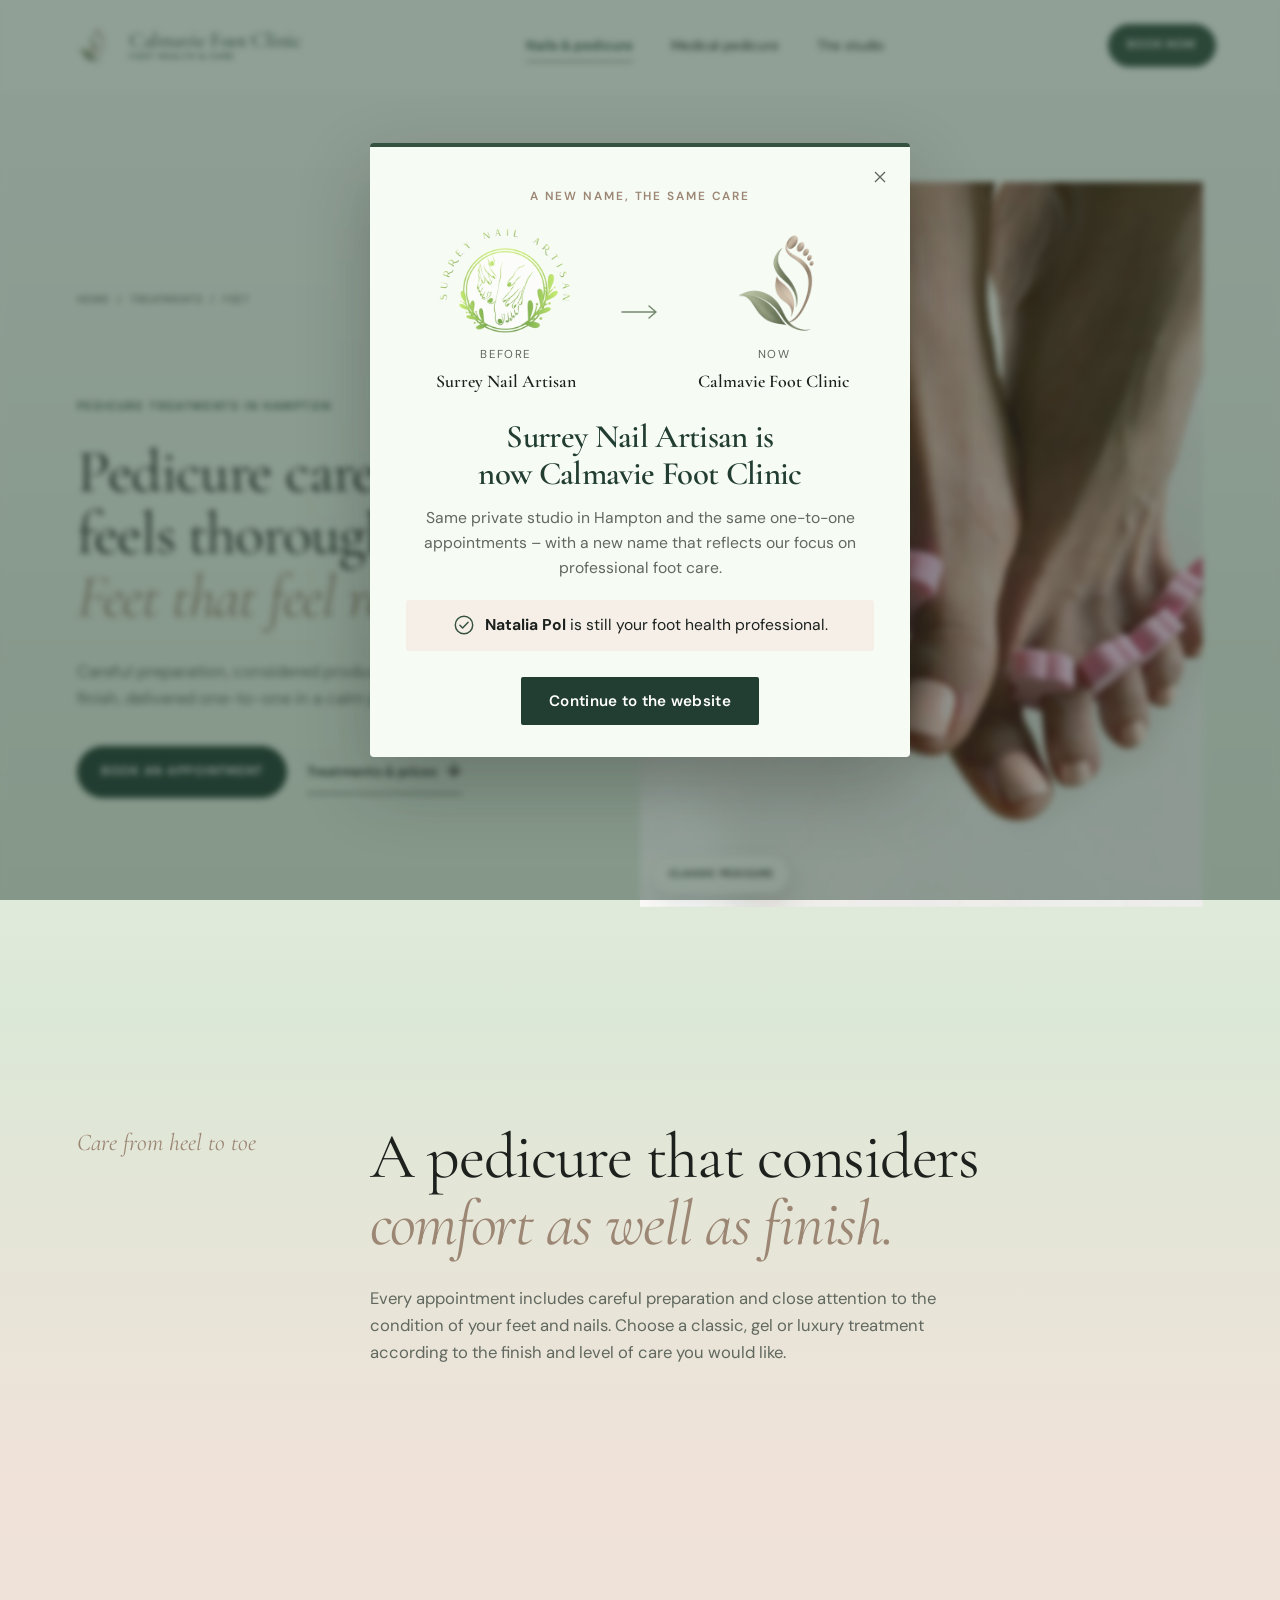
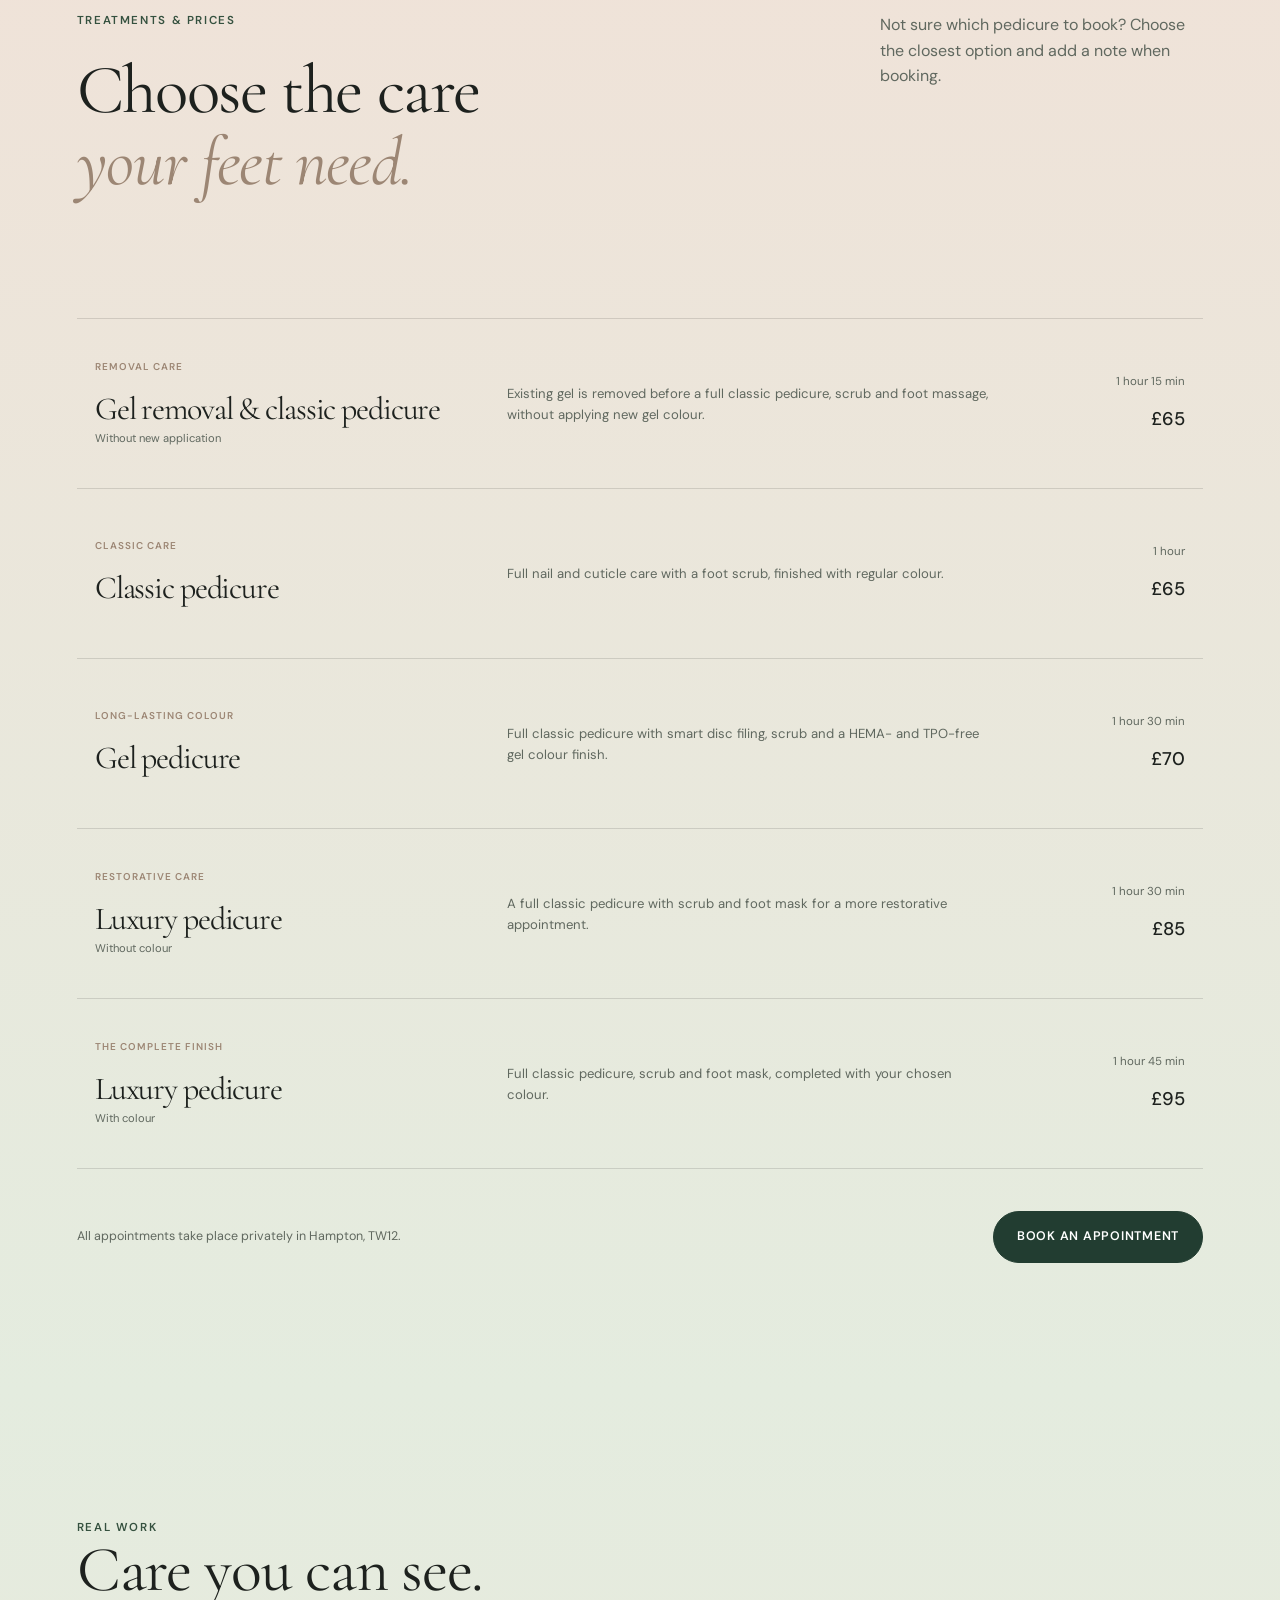
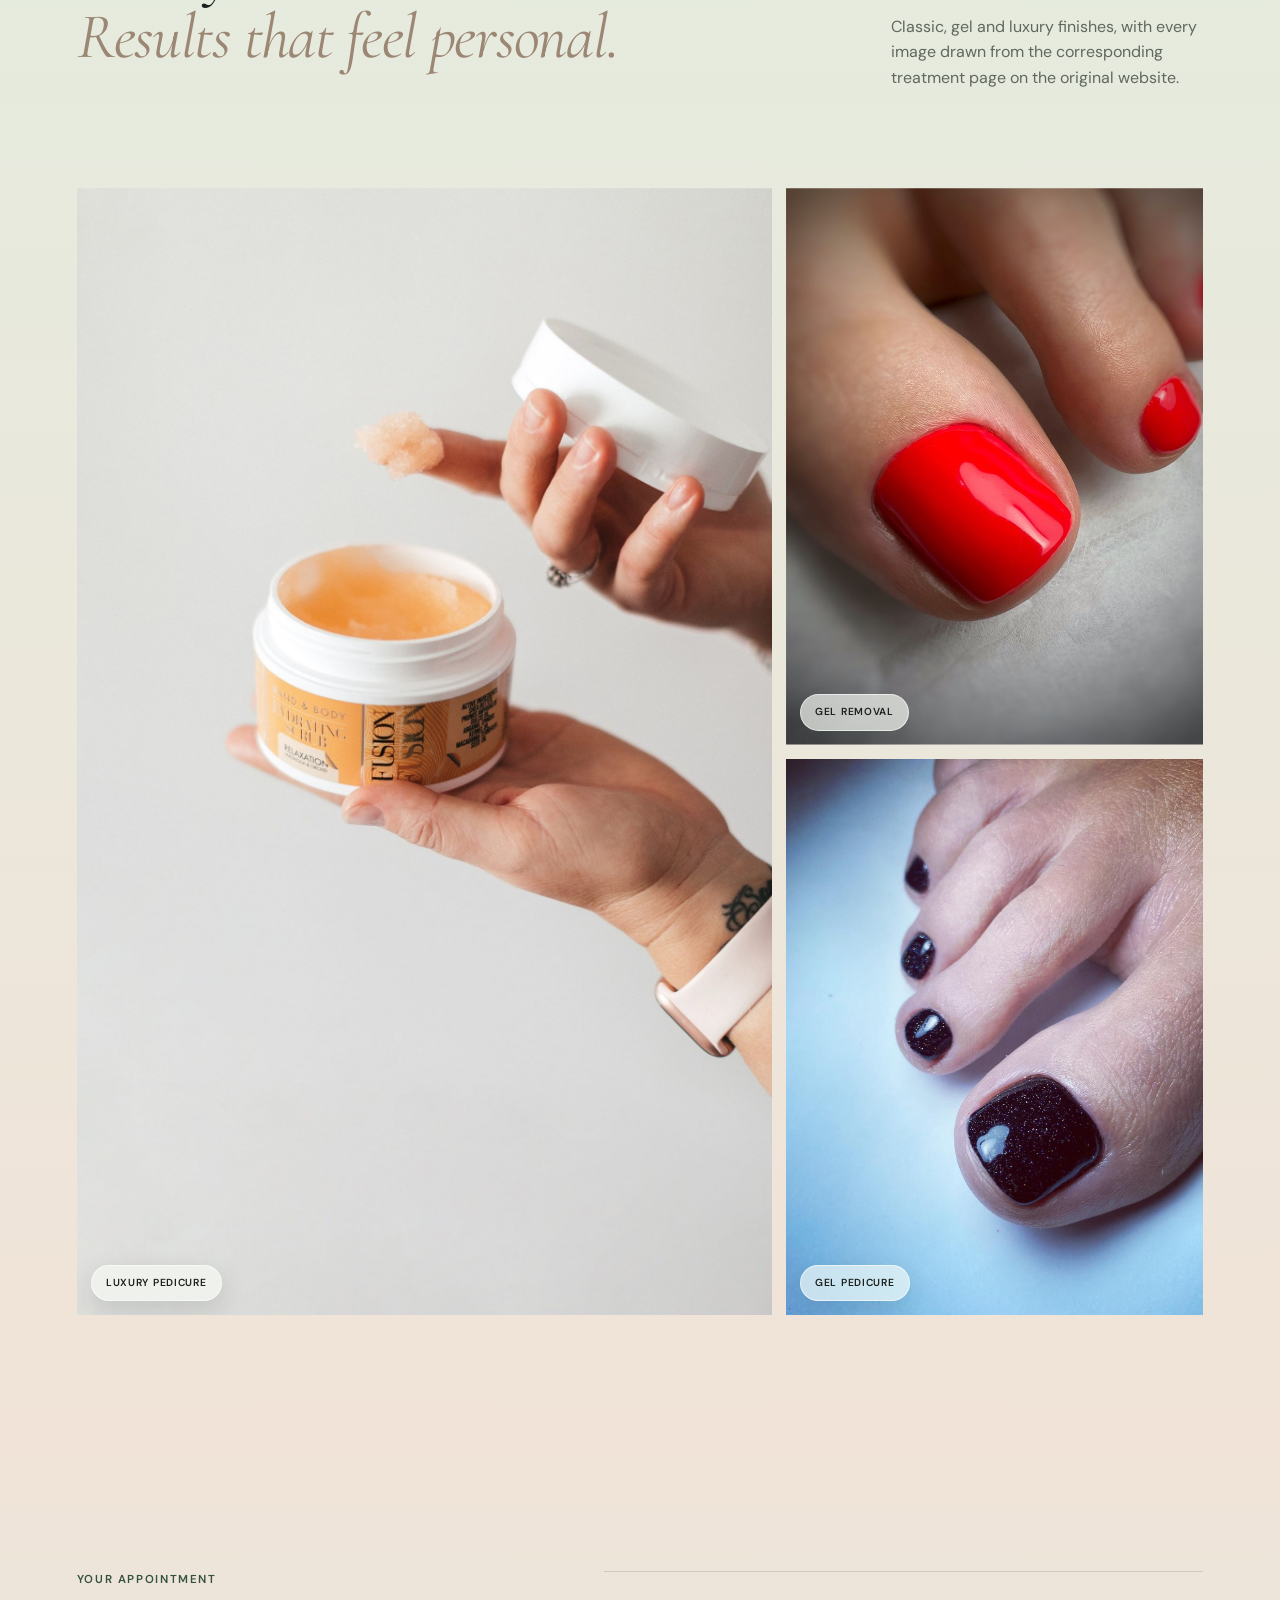
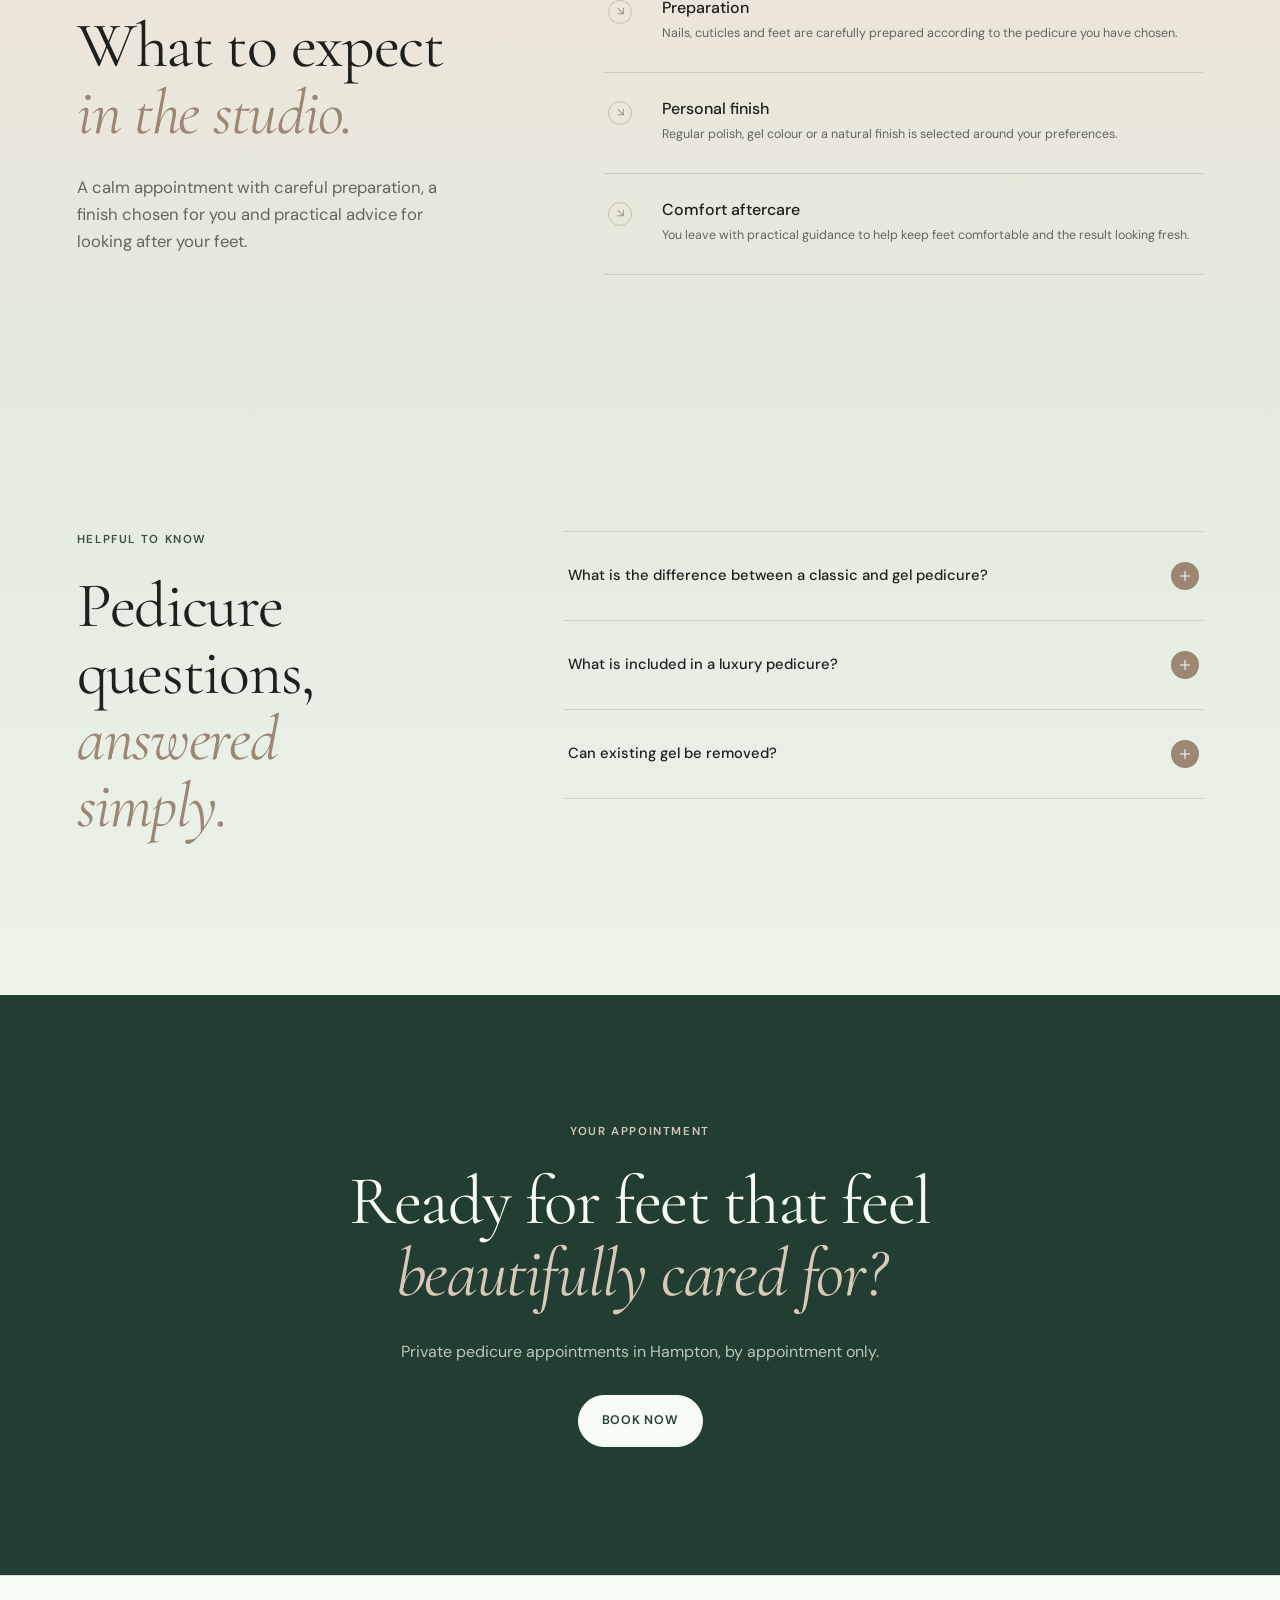
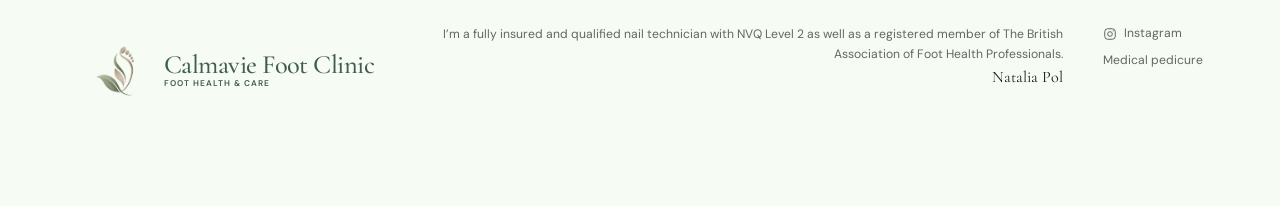
<file: public/feet-treatment.html>
<!doctype html>
<html lang="en">
  <head>
    <meta charset="UTF-8">
    <meta name="viewport" content="width=device-width, initial-scale=1">
    <meta name="description" content="Private classic, gel and luxury pedicure treatments in Hampton, Surrey, with careful preparation and one-to-one attention.">
    <meta name="robots" content="index, follow">
    <link rel="canonical" href="https://calmavieclinic.co.uk/feet-treatment">
    <meta property="og:title" content="Pedicure Treatments in Hampton | Calmavie Foot Clinic">
    <meta property="og:description" content="Private classic, gel and luxury pedicure treatments in Hampton, Surrey, with careful preparation and one-to-one attention.">
    <meta property="og:type" content="website">
    <meta property="og:url" content="https://calmavieclinic.co.uk/feet-treatment">
    <meta property="og:image" content="https://calmavieclinic.co.uk/assets/feet-classic-pedicure.jpg">
    <meta property="og:site_name" content="Calmavie Foot Clinic">
    <meta name="twitter:card" content="summary_large_image">
    <meta name="twitter:title" content="Pedicure Treatments in Hampton | Calmavie Foot Clinic">
    <meta name="twitter:description" content="Private classic, gel and luxury pedicure treatments in Hampton, Surrey, with careful preparation and one-to-one attention.">
    <meta name="twitter:image" content="https://calmavieclinic.co.uk/assets/feet-classic-pedicure.jpg">
    <title>Pedicure Treatments in Hampton | Calmavie Foot Clinic</title>
    <link rel="icon" type="image/png" href="assets/calmavie-emblem.png">
    <link rel="apple-touch-icon" href="assets/calmavie-emblem.png">
    <link rel="preconnect" href="https://fonts.googleapis.com">
    <link rel="preconnect" href="https://fonts.gstatic.com" crossorigin>
    <link href="https://fonts.googleapis.com/css2?family=Cormorant+Garamond:ital,wght@0,400;1,400&family=DM+Sans:wght@400;500;600&display=swap" rel="stylesheet">
    <link rel="stylesheet" href="styles.css">
    <script src="tracking.js"></script>
    <script src="script.js" defer></script>
    <script type="application/ld+json">{
      "@context": "https://schema.org",
      "@type": "Service",
      "name": "Pedicure and feet treatments",
      "description": "Private one-to-one classic, gel and luxury pedicure treatments in Hampton, Surrey.",
      "url": "https://calmavieclinic.co.uk/feet-treatment",
      "image": "https://calmavieclinic.co.uk/assets/feet-classic-pedicure.jpg",
      "areaServed": {
            "@type": "Place",
            "name": "Hampton, Surrey"
      },
      "provider": {
            "@type": "BeautySalon",
            "name": "Calmavie Foot Clinic",
            "address": {
                  "@type": "PostalAddress",
                  "streetAddress": "Gander Green Crescent",
                  "addressLocality": "Hampton",
                  "postalCode": "TW12 2FA",
                  "addressCountry": "GB"
            }
      },
      "hasOfferCatalog": {
            "@type": "OfferCatalog",
            "name": "Pedicure and feet treatments appointments",
            "itemListElement": [
                  {
                        "@type": "Offer",
                        "price": "65",
                        "priceCurrency": "GBP",
                        "itemOffered": {
                              "@type": "Service",
                              "name": "Gel removal & classic pedicure",
                              "duration": "PT1H15M"
                        }
                  },
                  {
                        "@type": "Offer",
                        "price": "65",
                        "priceCurrency": "GBP",
                        "itemOffered": {
                              "@type": "Service",
                              "name": "Classic pedicure",
                              "duration": "PT1H"
                        }
                  },
                  {
                        "@type": "Offer",
                        "price": "70",
                        "priceCurrency": "GBP",
                        "itemOffered": {
                              "@type": "Service",
                              "name": "Gel pedicure",
                              "duration": "PT1H30M"
                        }
                  },
                  {
                        "@type": "Offer",
                        "price": "85",
                        "priceCurrency": "GBP",
                        "itemOffered": {
                              "@type": "Service",
                              "name": "Luxury pedicure",
                              "duration": "PT1H30M"
                        }
                  },
                  {
                        "@type": "Offer",
                        "price": "95",
                        "priceCurrency": "GBP",
                        "itemOffered": {
                              "@type": "Service",
                              "name": "Luxury pedicure",
                              "duration": "PT1H45M"
                        }
                  }
            ]
      }
}</script>
  </head>
  <body class="treatment-detail-page">
    <a class="skip-link" href="#main">Skip to content</a>

    <header class="site-header" data-header>
      <a class="brand calmavie-brand" href="index.html" aria-label="Calmavie Foot Clinic home">
        <img class="calmavie-mark" src="assets/calmavie-emblem.png" alt="">
        <span class="calmavie-wordmark"><strong>Calmavie Foot Clinic</strong><small>Foot health &amp; care</small></span>
      </a>
      <nav class="desktop-nav" aria-label="Main navigation">
        <a class="nav-highlight" href="index.html#nail-care" aria-current="page">Nails &amp; pedicure</a>
        <a href="index.html#medical-care">Medical pedicure</a>
        <a href="index.html#studio">The studio</a>
      </nav>
      <div class="header-actions">
        <a class="button button-small" href="https://book.gettimely.com/richmondbeautytherapist/book/embed?location=288017&amp;staff=665857&amp;client-login=true">Book now</a>
        <button class="menu-toggle" type="button" aria-expanded="false" aria-controls="mobile-menu" aria-label="Open menu">
          <span></span><span></span>
        </button>
      </div>
      <nav class="mobile-menu" id="mobile-menu" aria-label="Mobile navigation" hidden>
        <a href="index.html#nail-care">Nails &amp; pedicure</a>
        <a href="index.html#medical-care">Medical pedicure</a>
        <a href="index.html#studio">The studio</a>
        <a href="https://book.gettimely.com/richmondbeautytherapist/book/embed?location=288017&amp;staff=665857&amp;client-login=true">Book an appointment</a>
      </nav>
    </header>

    <main id="main">
      <section class="treatment-hero" aria-labelledby="feet-treatment-title">
        <div class="treatment-hero-copy">
          <nav class="breadcrumbs" aria-label="Breadcrumb">
            <a href="index.html">Home</a><span aria-hidden="true">/</span><a href="index.html#nail-care">Treatments</a><span aria-hidden="true">/</span><span aria-current="page">Feet</span>
          </nav>
          <p class="eyebrow">Pedicure treatments in Hampton</p>
          <h1 id="feet-treatment-title">Pedicure care that feels thorough.<br><em>Feet that feel renewed.</em></h1>
          <p class="lead">Careful preparation, considered products and a polished finish, delivered one-to-one in a calm private studio.</p>
          <div class="button-row">
            <a class="button button-dark" href="https://book.gettimely.com/richmondbeautytherapist/book/embed?location=288017&amp;staff=665857&amp;client-login=true">Book an appointment</a>
            <a class="text-link" href="#treatments-prices">Treatments &amp; prices <span aria-hidden="true">↓</span></a>
          </div>
        </div>
        <figure class="treatment-hero-media" data-source-page="https://calmavieclinic.co.uk/procedure/classic-pedicure">
          <img src="assets/feet-classic-pedicure.jpg" alt="Classic pedicure result at Calmavie Foot Clinic in Hampton">
          <figcaption>Classic pedicure</figcaption>
        </figure>
      </section>

      <section class="treatment-intro section-pad" aria-labelledby="feet-treatment-intro-title">
        <p class="script-label">Care from heel to toe</p>
        <div>
          <h2 id="feet-treatment-intro-title">A pedicure that considers<br><em>comfort as well as finish.</em></h2>
          <p class="lead">Every appointment includes careful preparation and close attention to the condition of your feet and nails. Choose a classic, gel or luxury treatment according to the finish and level of care you would like.</p>
        </div>
      </section>

      <section class="category-menu section-pad" id="treatments-prices" aria-labelledby="feet-treatment-prices-title">
        <div class="section-heading treatment-section-heading">
          <div>
            <p class="eyebrow">Treatments &amp; prices</p>
            <h2 id="feet-treatment-prices-title">Choose the care<br><em>your feet need.</em></h2>
          </div>
          <p>Not sure which pedicure to book? Choose the closest option and add a note when booking.</p>
        </div>
        <div class="category-treatment-list">
          <article class="category-treatment-card">
            <div class="category-treatment-heading">
              <p class="card-label">Removal care</p>
              <h3>Gel removal &amp; classic pedicure</h3>
              <small>Without new application</small>
            </div>
            <p>Existing gel is removed before a full classic pedicure, scrub and foot massage, without applying new gel colour.</p>
            <div class="category-treatment-meta"><span>1 hour 15 min</span><strong>£65</strong></div>
          </article>
          <article class="category-treatment-card">
            <div class="category-treatment-heading">
              <p class="card-label">Classic care</p>
              <h3>Classic pedicure</h3>
              
            </div>
            <p>Full nail and cuticle care with a foot scrub, finished with regular colour.</p>
            <div class="category-treatment-meta"><span>1 hour</span><strong>£65</strong></div>
          </article>
          <article class="category-treatment-card">
            <div class="category-treatment-heading">
              <p class="card-label">Long-lasting colour</p>
              <h3>Gel pedicure</h3>
              
            </div>
            <p>Full classic pedicure with smart disc filing, scrub and a HEMA- and TPO-free gel colour finish.</p>
            <div class="category-treatment-meta"><span>1 hour 30 min</span><strong>£70</strong></div>
          </article>
          <article class="category-treatment-card">
            <div class="category-treatment-heading">
              <p class="card-label">Restorative care</p>
              <h3>Luxury pedicure</h3>
              <small>Without colour</small>
            </div>
            <p>A full classic pedicure with scrub and foot mask for a more restorative appointment.</p>
            <div class="category-treatment-meta"><span>1 hour 30 min</span><strong>£85</strong></div>
          </article>
          <article class="category-treatment-card">
            <div class="category-treatment-heading">
              <p class="card-label">The complete finish</p>
              <h3>Luxury pedicure</h3>
              <small>With colour</small>
            </div>
            <p>Full classic pedicure, scrub and foot mask, completed with your chosen colour.</p>
            <div class="category-treatment-meta"><span>1 hour 45 min</span><strong>£95</strong></div>
          </article>
        </div>
        <div class="category-menu-cta">
          <p>All appointments take place privately in Hampton, TW12.</p>
          <a class="button button-dark" href="https://book.gettimely.com/richmondbeautytherapist/book/embed?location=288017&amp;staff=665857&amp;client-login=true">Book an appointment</a>
        </div>
      </section>


      <section class="treatment-results section-pad" aria-labelledby="feet-treatment-results-title">
        <div class="showcase-heading treatment-results-heading">
          <div>
            <p class="eyebrow">Real work</p>
            <h2 id="feet-treatment-results-title">Care you can see.<br><em>Results that feel personal.</em></h2>
          </div>
          <p>Classic, gel and luxury finishes, with every image drawn from the corresponding treatment page on the original website.</p>
        </div>
        <div class="treatment-results-grid">
          <figure class="treatment-result-main" data-source-page="https://calmavieclinic.co.uk/procedure/luxury-pedicure">
            <img src="assets/feet-luxury-pedicure.jpg" alt="Luxury pedicure treatment at Calmavie Foot Clinic">
            <figcaption>Luxury pedicure</figcaption>
          </figure>
          <figure data-source-page="https://calmavieclinic.co.uk/procedure/gel-removal-classic-pedicure-nonew">
            <img src="assets/feet-gel-removal.jpg" alt="Pedicure after careful gel removal at Calmavie Foot Clinic">
            <figcaption>Gel removal</figcaption>
          </figure>
          <figure data-source-page="https://calmavieclinic.co.uk/procedure/gel-pedicure">
            <img src="assets/feet-gel-pedicure.jpg" alt="Gel pedicure result from Calmavie Foot Clinic">
            <figcaption>Gel pedicure</figcaption>
          </figure>
        </div>
      </section>


      <section class="treatment-experience section-pad" aria-labelledby="feet-treatment-experience-title">
        <div>
          <p class="eyebrow">Your appointment</p>
          <h2 id="feet-treatment-experience-title">What to expect<br><em>in the studio.</em></h2>
          <p class="lead">A calm appointment with careful preparation, a finish chosen for you and practical advice for looking after your feet.</p>
        </div>
        <ol class="treatment-experience-steps">
          <li>
            <span class="step-icon" aria-hidden="true"></span>
            <div><h3>Preparation</h3><p>Nails, cuticles and feet are carefully prepared according to the pedicure you have chosen.</p></div>
          </li>
          <li>
            <span class="step-icon" aria-hidden="true"></span>
            <div><h3>Personal finish</h3><p>Regular polish, gel colour or a natural finish is selected around your preferences.</p></div>
          </li>
          <li>
            <span class="step-icon" aria-hidden="true"></span>
            <div><h3>Comfort aftercare</h3><p>You leave with practical guidance to help keep feet comfortable and the result looking fresh.</p></div>
          </li>
        </ol>
      </section>

      <section class="treatment-faq section-pad" aria-labelledby="feet-treatment-faq-title">
        <div class="treatment-faq-heading">
          <p class="eyebrow">Helpful to know</p>
          <h2 id="feet-treatment-faq-title">Pedicure questions,<br><em>answered simply.</em></h2>
        </div>
        <div class="treatment-faq-list">
          <details>
            <summary>What is the difference between a classic and gel pedicure?<span aria-hidden="true"></span></summary>
            <p>A classic pedicure is finished with regular polish. A gel pedicure uses cured gel colour for a longer-lasting finish and includes more time for application.</p>
          </details>
          <details>
            <summary>What is included in a luxury pedicure?<span aria-hidden="true"></span></summary>
            <p>The luxury appointment adds a foot mask to the full classic pedicure and scrub. You can choose the version with or without colour.</p>
          </details>
          <details>
            <summary>Can existing gel be removed?<span aria-hidden="true"></span></summary>
            <p>Yes. Choose gel removal and classic pedicure if you do not want new gel, or book a gel pedicure if you would like a fresh gel application.</p>
          </details>
        </div>
      </section>

      <section class="booking-panel section-pad">
        <p class="eyebrow">Your appointment</p>
        <h2>Ready for feet that feel<br><em>beautifully cared for?</em></h2>
        <p>Private pedicure appointments in Hampton, by appointment only.</p>
        <a class="button button-light" href="https://book.gettimely.com/richmondbeautytherapist/book/embed?location=288017&amp;staff=665857&amp;client-login=true">Book now</a>
      </section>
    </main>

    <footer class="site-footer home-footer">
      <a class="footer-brand calmavie-footer-brand" href="index.html" aria-label="Calmavie Foot Clinic home">
        <img class="calmavie-mark" src="assets/calmavie-emblem.png" alt="">
        <span class="calmavie-wordmark"><strong>Calmavie Foot Clinic</strong><small>Foot health &amp; care</small></span>
      </a>
      <div class="footer-credentials">
        <p>I&rsquo;m a fully insured and qualified nail technician with NVQ Level 2 as well as a registered member of The British Association of Foot Health Professionals.</p>
        <p class="footer-signature">Natalia Pol</p>
      </div>
      <div class="footer-links">
        <a class="instagram-link" href="https://www.instagram.com/surreynailartisan/">
          <svg class="instagram-icon" viewBox="0 0 24 24" aria-hidden="true" focusable="false">
            <rect x="3" y="3" width="18" height="18" rx="5"></rect>
            <circle cx="12" cy="12" r="4"></circle>
            <circle class="instagram-icon-dot" cx="17.5" cy="6.5" r="1"></circle>
          </svg>
          <span>Instagram</span>
        </a>
        <a href="index.html#medical-care">Medical pedicure</a>
      </div>
    </footer>

    <div class="mobile-book" aria-label="Quick booking">
      <span>Private appointments in Hampton</span>
      <a href="https://book.gettimely.com/richmondbeautytherapist/book/embed?location=288017&amp;staff=665857&amp;client-login=true">Book now</a>
    </div>
  </body>
</html>
</file>
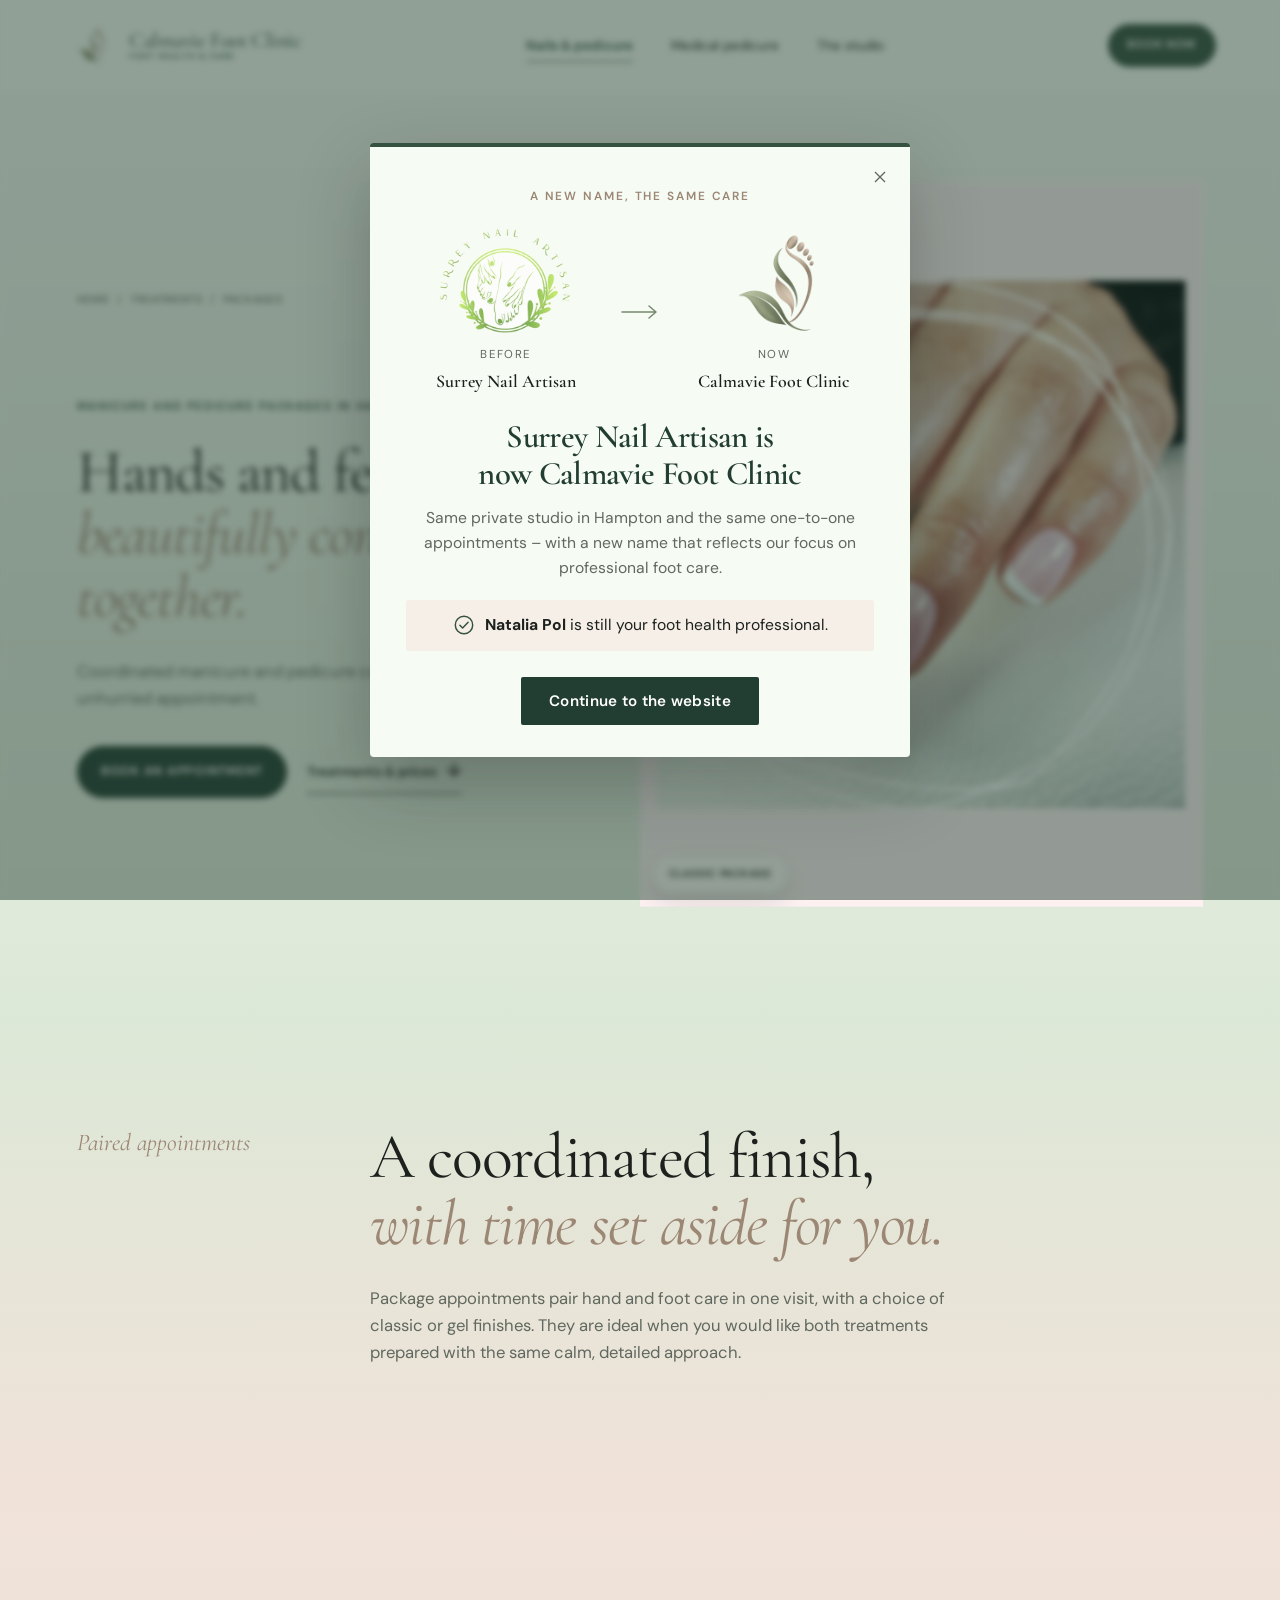
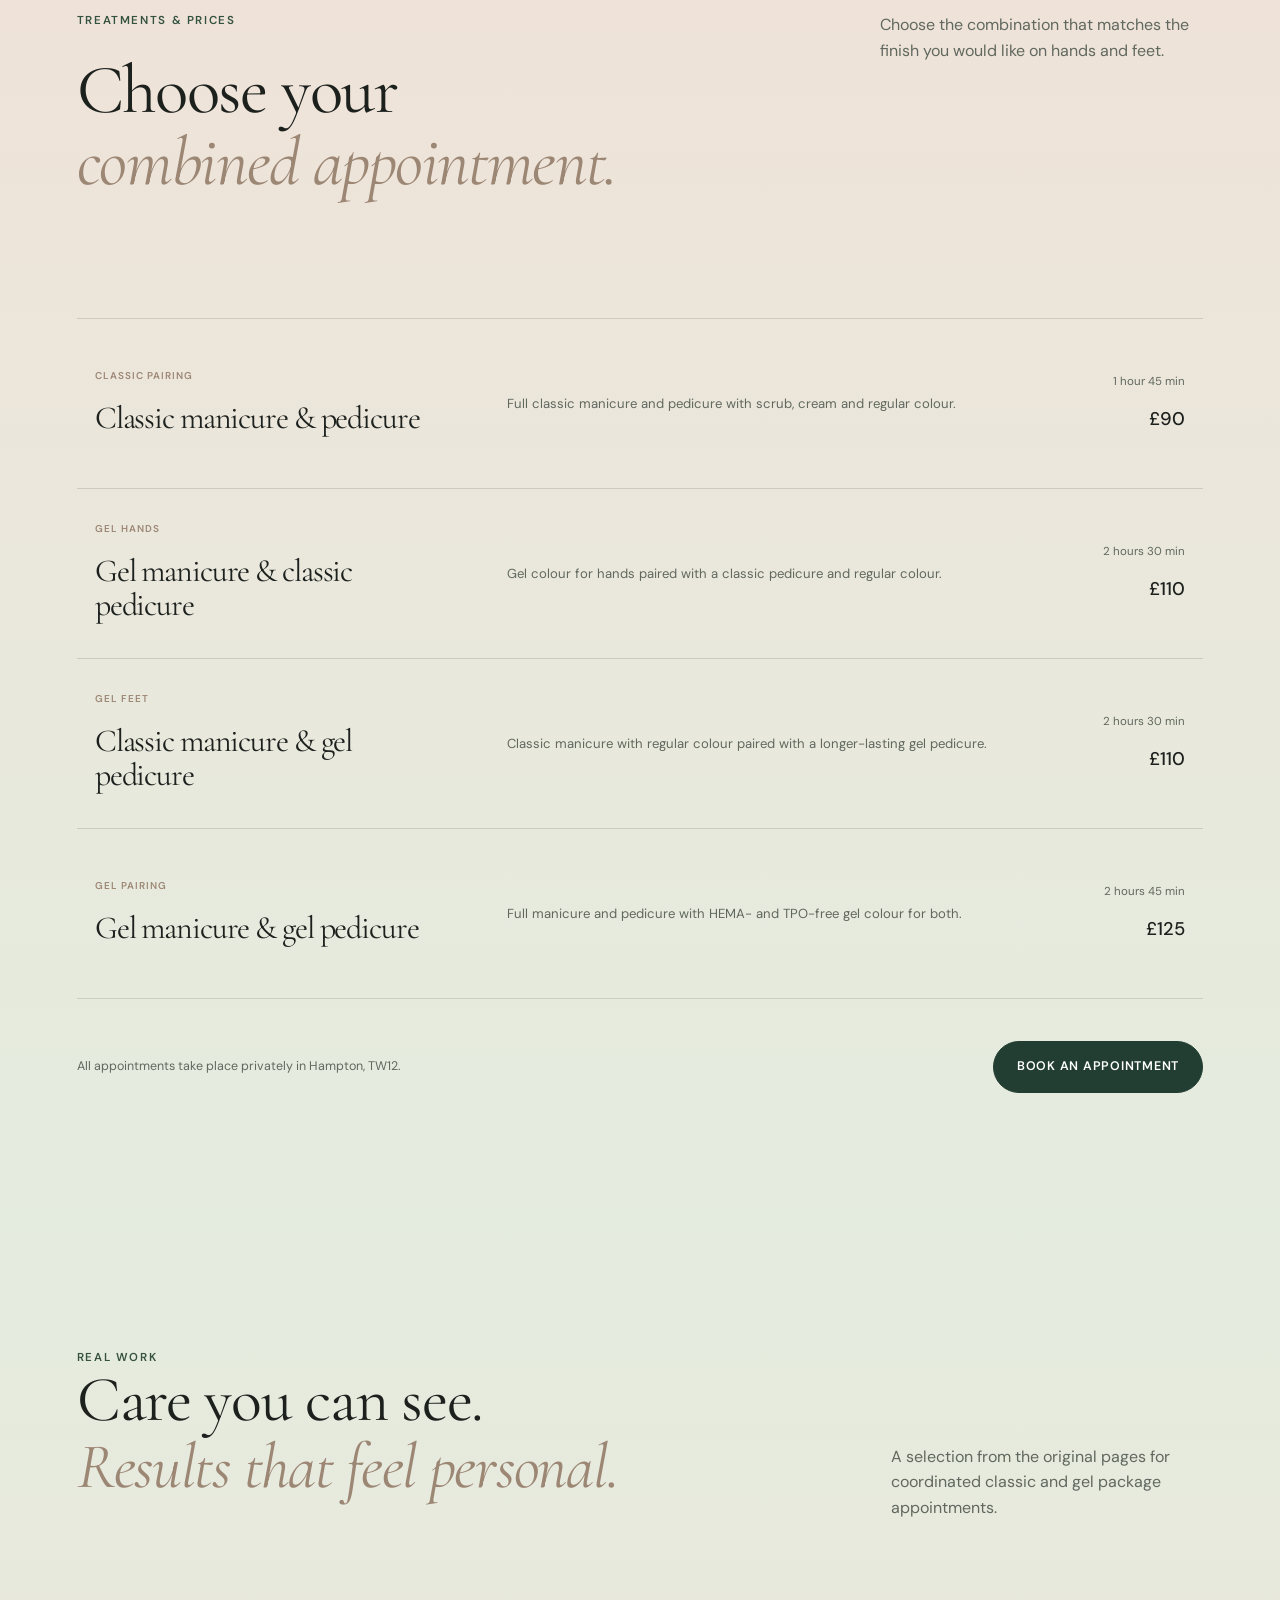
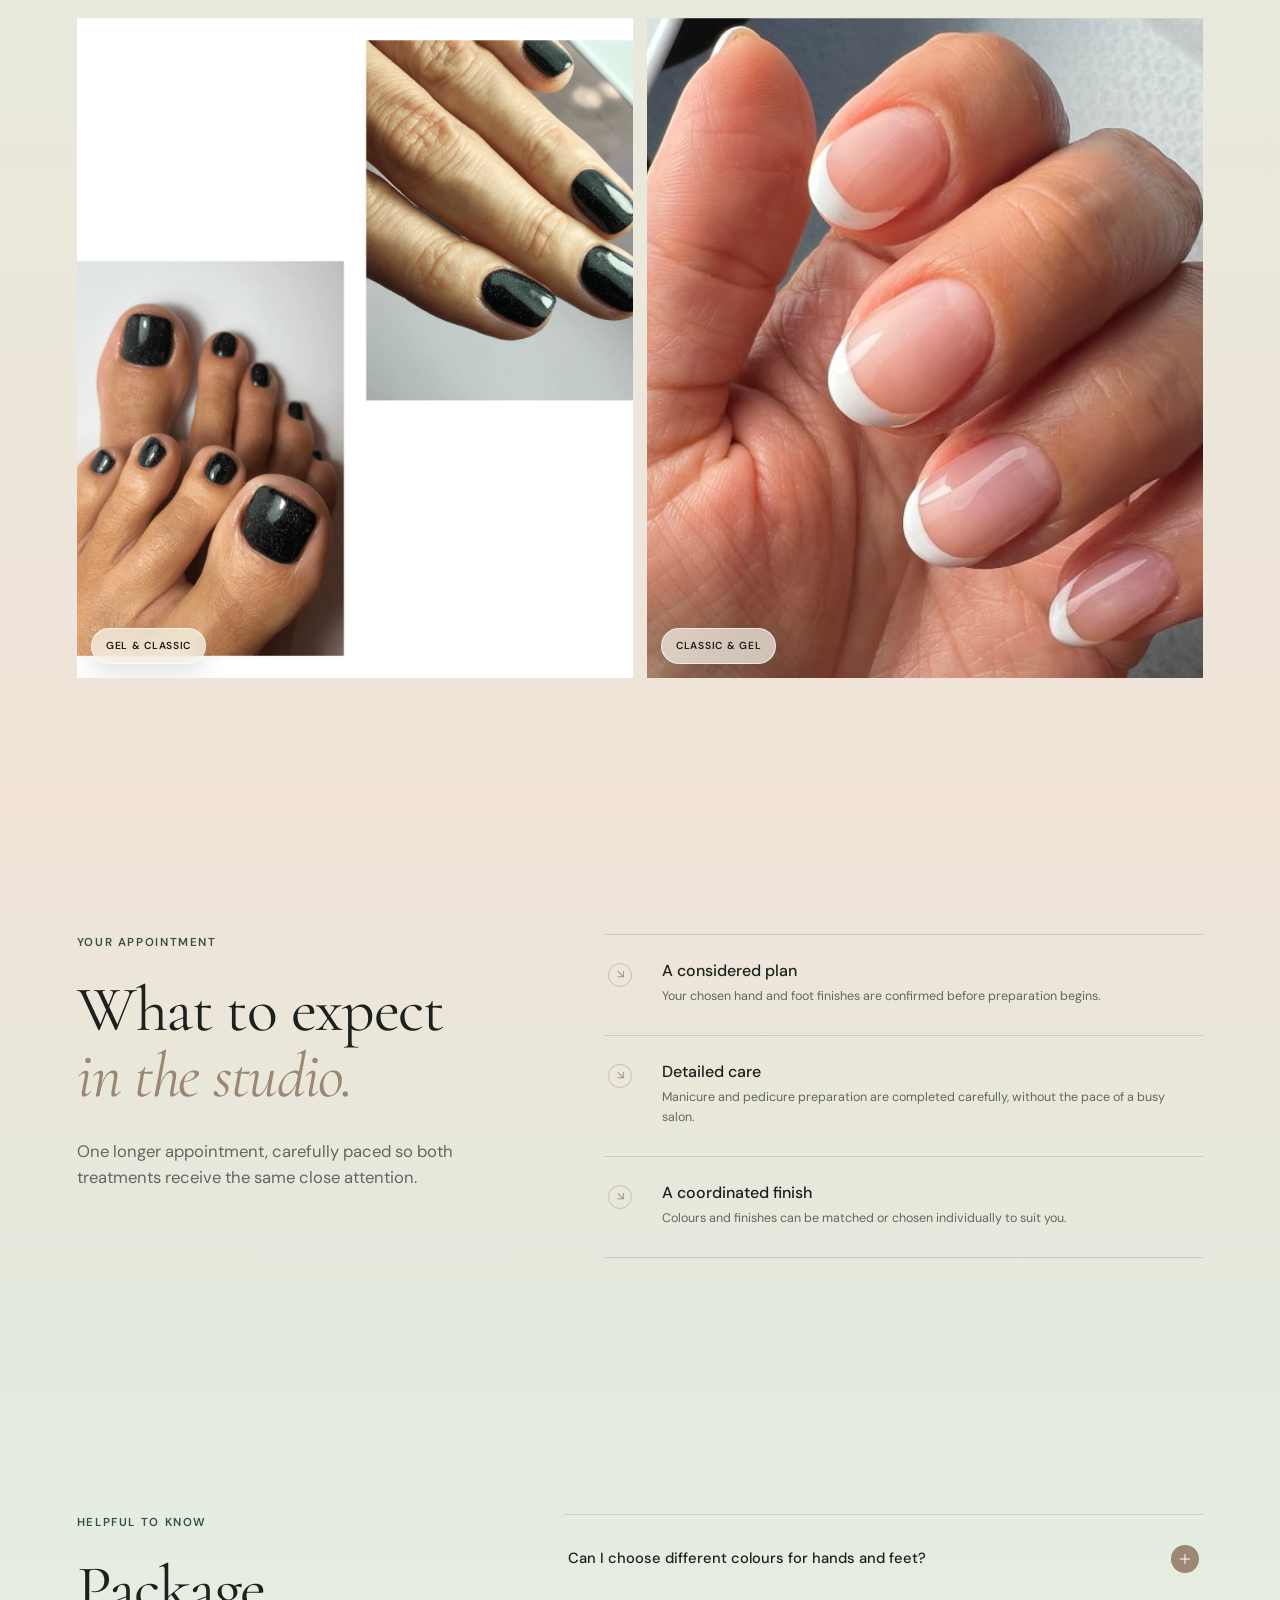
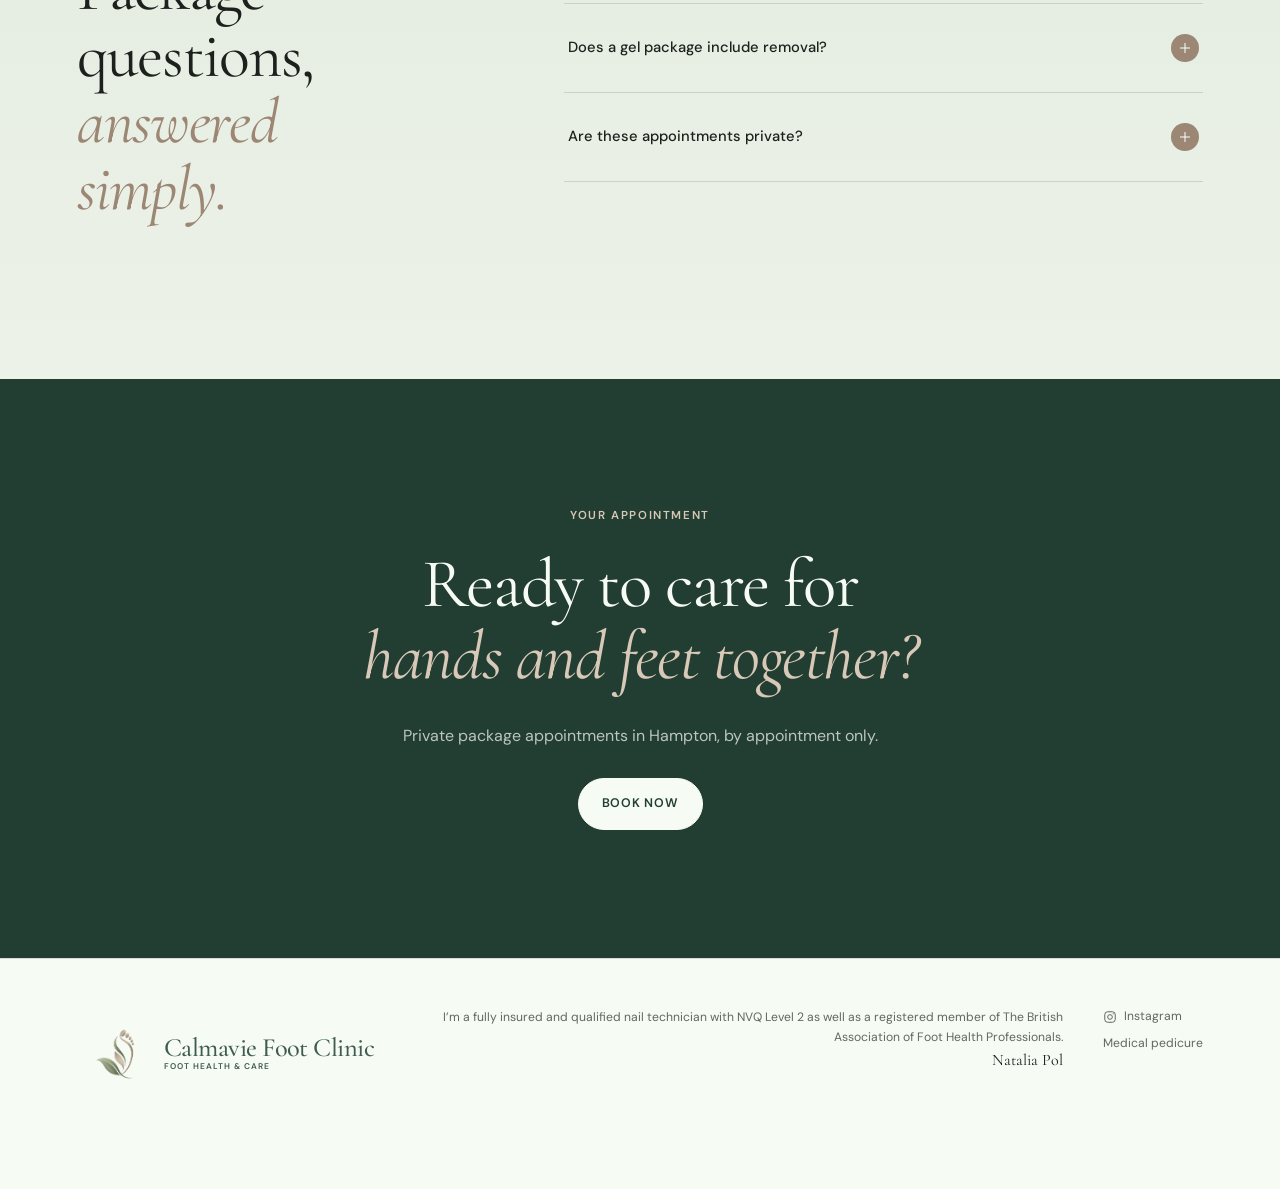
<file: public/hands-feet-packages.html>
<!doctype html>
<html lang="en">
  <head>
    <meta charset="UTF-8">
    <meta name="viewport" content="width=device-width, initial-scale=1">
    <meta name="description" content="Private manicure and pedicure packages in Hampton, including coordinated classic and gel hand and foot care.">
    <meta name="robots" content="index, follow">
    <link rel="canonical" href="https://calmavieclinic.co.uk/hands-feet-packages">
    <meta property="og:title" content="Manicure &amp; Pedicure Packages in Hampton | Calmavie Foot Clinic">
    <meta property="og:description" content="Private manicure and pedicure packages in Hampton, including coordinated classic and gel hand and foot care.">
    <meta property="og:type" content="website">
    <meta property="og:url" content="https://calmavieclinic.co.uk/hands-feet-packages">
    <meta property="og:image" content="https://calmavieclinic.co.uk/assets/packages-classic.png">
    <meta property="og:site_name" content="Calmavie Foot Clinic">
    <meta name="twitter:card" content="summary_large_image">
    <meta name="twitter:title" content="Manicure &amp; Pedicure Packages in Hampton | Calmavie Foot Clinic">
    <meta name="twitter:description" content="Private manicure and pedicure packages in Hampton, including coordinated classic and gel hand and foot care.">
    <meta name="twitter:image" content="https://calmavieclinic.co.uk/assets/packages-classic.png">
    <title>Manicure &amp; Pedicure Packages in Hampton | Calmavie Foot Clinic</title>
    <link rel="icon" type="image/png" href="assets/calmavie-emblem.png">
    <link rel="apple-touch-icon" href="assets/calmavie-emblem.png">
    <link rel="preconnect" href="https://fonts.googleapis.com">
    <link rel="preconnect" href="https://fonts.gstatic.com" crossorigin>
    <link href="https://fonts.googleapis.com/css2?family=Cormorant+Garamond:ital,wght@0,400;1,400&family=DM+Sans:wght@400;500;600&display=swap" rel="stylesheet">
    <link rel="stylesheet" href="styles.css">
    <script src="tracking.js"></script>
    <script src="script.js" defer></script>
    <script type="application/ld+json">{
      "@context": "https://schema.org",
      "@type": "Service",
      "name": "Manicure and pedicure packages",
      "description": "Private one-to-one manicure and pedicure combination appointments in Hampton, Surrey.",
      "url": "https://calmavieclinic.co.uk/hands-feet-packages",
      "image": "https://calmavieclinic.co.uk/assets/packages-classic.png",
      "areaServed": {
            "@type": "Place",
            "name": "Hampton, Surrey"
      },
      "provider": {
            "@type": "BeautySalon",
            "name": "Calmavie Foot Clinic",
            "address": {
                  "@type": "PostalAddress",
                  "streetAddress": "Gander Green Crescent",
                  "addressLocality": "Hampton",
                  "postalCode": "TW12 2FA",
                  "addressCountry": "GB"
            }
      },
      "hasOfferCatalog": {
            "@type": "OfferCatalog",
            "name": "Manicure and pedicure packages appointments",
            "itemListElement": [
                  {
                        "@type": "Offer",
                        "price": "90",
                        "priceCurrency": "GBP",
                        "itemOffered": {
                              "@type": "Service",
                              "name": "Classic manicure & pedicure",
                              "duration": "PT1H45M"
                        }
                  },
                  {
                        "@type": "Offer",
                        "price": "110",
                        "priceCurrency": "GBP",
                        "itemOffered": {
                              "@type": "Service",
                              "name": "Gel manicure & classic pedicure",
                              "duration": "PT2H30M"
                        }
                  },
                  {
                        "@type": "Offer",
                        "price": "110",
                        "priceCurrency": "GBP",
                        "itemOffered": {
                              "@type": "Service",
                              "name": "Classic manicure & gel pedicure",
                              "duration": "PT2H30M"
                        }
                  },
                  {
                        "@type": "Offer",
                        "price": "125",
                        "priceCurrency": "GBP",
                        "itemOffered": {
                              "@type": "Service",
                              "name": "Gel manicure & gel pedicure",
                              "duration": "PT2H45M"
                        }
                  }
            ]
      }
}</script>
  </head>
  <body class="treatment-detail-page">
    <a class="skip-link" href="#main">Skip to content</a>

    <header class="site-header" data-header>
      <a class="brand calmavie-brand" href="index.html" aria-label="Calmavie Foot Clinic home">
        <img class="calmavie-mark" src="assets/calmavie-emblem.png" alt="">
        <span class="calmavie-wordmark"><strong>Calmavie Foot Clinic</strong><small>Foot health &amp; care</small></span>
      </a>
      <nav class="desktop-nav" aria-label="Main navigation">
        <a class="nav-highlight" href="index.html#nail-care" aria-current="page">Nails &amp; pedicure</a>
        <a href="index.html#medical-care">Medical pedicure</a>
        <a href="index.html#studio">The studio</a>
      </nav>
      <div class="header-actions">
        <a class="button button-small" href="https://book.gettimely.com/richmondbeautytherapist/book/embed?location=288017&amp;staff=665857&amp;client-login=true">Book now</a>
        <button class="menu-toggle" type="button" aria-expanded="false" aria-controls="mobile-menu" aria-label="Open menu">
          <span></span><span></span>
        </button>
      </div>
      <nav class="mobile-menu" id="mobile-menu" aria-label="Mobile navigation" hidden>
        <a href="index.html#nail-care">Nails &amp; pedicure</a>
        <a href="index.html#medical-care">Medical pedicure</a>
        <a href="index.html#studio">The studio</a>
        <a href="https://book.gettimely.com/richmondbeautytherapist/book/embed?location=288017&amp;staff=665857&amp;client-login=true">Book an appointment</a>
      </nav>
    </header>

    <main id="main">
      <section class="treatment-hero" aria-labelledby="hands-feet-packages-title">
        <div class="treatment-hero-copy">
          <nav class="breadcrumbs" aria-label="Breadcrumb">
            <a href="index.html">Home</a><span aria-hidden="true">/</span><a href="index.html#nail-care">Treatments</a><span aria-hidden="true">/</span><span aria-current="page">Packages</span>
          </nav>
          <p class="eyebrow">Manicure and pedicure packages in Hampton</p>
          <h1 id="hands-feet-packages-title">Hands and feet,<br><em>beautifully considered together.</em></h1>
          <p class="lead">Coordinated manicure and pedicure care in one private, unhurried appointment.</p>
          <div class="button-row">
            <a class="button button-dark" href="https://book.gettimely.com/richmondbeautytherapist/book/embed?location=288017&amp;staff=665857&amp;client-login=true">Book an appointment</a>
            <a class="text-link" href="#treatments-prices">Treatments &amp; prices <span aria-hidden="true">↓</span></a>
          </div>
        </div>
        <figure class="treatment-hero-media" data-source-page="https://calmavieclinic.co.uk/procedure/classic-manicure-pedicure">
          <img src="assets/packages-classic.png" alt="Classic manicure and pedicure package result at Calmavie Foot Clinic">
          <figcaption>Classic package</figcaption>
        </figure>
      </section>

      <section class="treatment-intro section-pad" aria-labelledby="hands-feet-packages-intro-title">
        <p class="script-label">Paired appointments</p>
        <div>
          <h2 id="hands-feet-packages-intro-title">A coordinated finish,<br><em>with time set aside for you.</em></h2>
          <p class="lead">Package appointments pair hand and foot care in one visit, with a choice of classic or gel finishes. They are ideal when you would like both treatments prepared with the same calm, detailed approach.</p>
        </div>
      </section>

      <section class="category-menu section-pad" id="treatments-prices" aria-labelledby="hands-feet-packages-prices-title">
        <div class="section-heading treatment-section-heading">
          <div>
            <p class="eyebrow">Treatments &amp; prices</p>
            <h2 id="hands-feet-packages-prices-title">Choose your<br><em>combined appointment.</em></h2>
          </div>
          <p>Choose the combination that matches the finish you would like on hands and feet.</p>
        </div>
        <div class="category-treatment-list">
          <article class="category-treatment-card">
            <div class="category-treatment-heading">
              <p class="card-label">Classic pairing</p>
              <h3>Classic manicure &amp; pedicure</h3>
              
            </div>
            <p>Full classic manicure and pedicure with scrub, cream and regular colour.</p>
            <div class="category-treatment-meta"><span>1 hour 45 min</span><strong>£90</strong></div>
          </article>
          <article class="category-treatment-card">
            <div class="category-treatment-heading">
              <p class="card-label">Gel hands</p>
              <h3>Gel manicure &amp; classic pedicure</h3>
              
            </div>
            <p>Gel colour for hands paired with a classic pedicure and regular colour.</p>
            <div class="category-treatment-meta"><span>2 hours 30 min</span><strong>£110</strong></div>
          </article>
          <article class="category-treatment-card">
            <div class="category-treatment-heading">
              <p class="card-label">Gel feet</p>
              <h3>Classic manicure &amp; gel pedicure</h3>
              
            </div>
            <p>Classic manicure with regular colour paired with a longer-lasting gel pedicure.</p>
            <div class="category-treatment-meta"><span>2 hours 30 min</span><strong>£110</strong></div>
          </article>
          <article class="category-treatment-card">
            <div class="category-treatment-heading">
              <p class="card-label">Gel pairing</p>
              <h3>Gel manicure &amp; gel pedicure</h3>
              
            </div>
            <p>Full manicure and pedicure with HEMA- and TPO-free gel colour for both.</p>
            <div class="category-treatment-meta"><span>2 hours 45 min</span><strong>£125</strong></div>
          </article>
        </div>
        <div class="category-menu-cta">
          <p>All appointments take place privately in Hampton, TW12.</p>
          <a class="button button-dark" href="https://book.gettimely.com/richmondbeautytherapist/book/embed?location=288017&amp;staff=665857&amp;client-login=true">Book an appointment</a>
        </div>
      </section>


      <section class="treatment-results section-pad" aria-labelledby="hands-feet-packages-results-title">
        <div class="showcase-heading treatment-results-heading">
          <div>
            <p class="eyebrow">Real work</p>
            <h2 id="hands-feet-packages-results-title">Care you can see.<br><em>Results that feel personal.</em></h2>
          </div>
          <p>A selection from the original pages for coordinated classic and gel package appointments.</p>
        </div>
        <div class="treatment-results-grid treatment-results-grid-two">
          <figure class="treatment-result-main" data-source-page="https://calmavieclinic.co.uk/procedure/gel-manicure-classic-pedicure">
            <img src="assets/packages-gel-classic.png" alt="Gel manicure and classic pedicure package result">
            <figcaption>Gel &amp; classic</figcaption>
          </figure>
          <figure data-source-page="https://calmavieclinic.co.uk/procedure/classic-manicure-gel-pedicure">
            <img src="assets/packages-classic-gel.jpg" alt="Classic manicure and gel pedicure package result">
            <figcaption>Classic &amp; gel</figcaption>
          </figure>
        </div>
      </section>


      <section class="treatment-experience section-pad" aria-labelledby="hands-feet-packages-experience-title">
        <div>
          <p class="eyebrow">Your appointment</p>
          <h2 id="hands-feet-packages-experience-title">What to expect<br><em>in the studio.</em></h2>
          <p class="lead">One longer appointment, carefully paced so both treatments receive the same close attention.</p>
        </div>
        <ol class="treatment-experience-steps">
          <li>
            <span class="step-icon" aria-hidden="true"></span>
            <div><h3>A considered plan</h3><p>Your chosen hand and foot finishes are confirmed before preparation begins.</p></div>
          </li>
          <li>
            <span class="step-icon" aria-hidden="true"></span>
            <div><h3>Detailed care</h3><p>Manicure and pedicure preparation are completed carefully, without the pace of a busy salon.</p></div>
          </li>
          <li>
            <span class="step-icon" aria-hidden="true"></span>
            <div><h3>A coordinated finish</h3><p>Colours and finishes can be matched or chosen individually to suit you.</p></div>
          </li>
        </ol>
      </section>

      <section class="treatment-faq section-pad" aria-labelledby="hands-feet-packages-faq-title">
        <div class="treatment-faq-heading">
          <p class="eyebrow">Helpful to know</p>
          <h2 id="hands-feet-packages-faq-title">Package questions,<br><em>answered simply.</em></h2>
        </div>
        <div class="treatment-faq-list">
          <details>
            <summary>Can I choose different colours for hands and feet?<span aria-hidden="true"></span></summary>
            <p>Yes. Your colours can match or be selected separately according to the finish you prefer.</p>
          </details>
          <details>
            <summary>Does a gel package include removal?<span aria-hidden="true"></span></summary>
            <p>If you arrive with existing gel, add a note when booking so the appointment can be checked against the time required.</p>
          </details>
          <details>
            <summary>Are these appointments private?<span aria-hidden="true"></span></summary>
            <p>Yes. Each appointment takes place one-to-one in the private Hampton studio.</p>
          </details>
        </div>
      </section>

      <section class="booking-panel section-pad">
        <p class="eyebrow">Your appointment</p>
        <h2>Ready to care for<br><em>hands and feet together?</em></h2>
        <p>Private package appointments in Hampton, by appointment only.</p>
        <a class="button button-light" href="https://book.gettimely.com/richmondbeautytherapist/book/embed?location=288017&amp;staff=665857&amp;client-login=true">Book now</a>
      </section>
    </main>

    <footer class="site-footer home-footer">
      <a class="footer-brand calmavie-footer-brand" href="index.html" aria-label="Calmavie Foot Clinic home">
        <img class="calmavie-mark" src="assets/calmavie-emblem.png" alt="">
        <span class="calmavie-wordmark"><strong>Calmavie Foot Clinic</strong><small>Foot health &amp; care</small></span>
      </a>
      <div class="footer-credentials">
        <p>I&rsquo;m a fully insured and qualified nail technician with NVQ Level 2 as well as a registered member of The British Association of Foot Health Professionals.</p>
        <p class="footer-signature">Natalia Pol</p>
      </div>
      <div class="footer-links">
        <a class="instagram-link" href="https://www.instagram.com/surreynailartisan/">
          <svg class="instagram-icon" viewBox="0 0 24 24" aria-hidden="true" focusable="false">
            <rect x="3" y="3" width="18" height="18" rx="5"></rect>
            <circle cx="12" cy="12" r="4"></circle>
            <circle class="instagram-icon-dot" cx="17.5" cy="6.5" r="1"></circle>
          </svg>
          <span>Instagram</span>
        </a>
        <a href="index.html#medical-care">Medical pedicure</a>
      </div>
    </footer>

    <div class="mobile-book" aria-label="Quick booking">
      <span>Private appointments in Hampton</span>
      <a href="https://book.gettimely.com/richmondbeautytherapist/book/embed?location=288017&amp;staff=665857&amp;client-login=true">Book now</a>
    </div>
  </body>
</html>
</file>
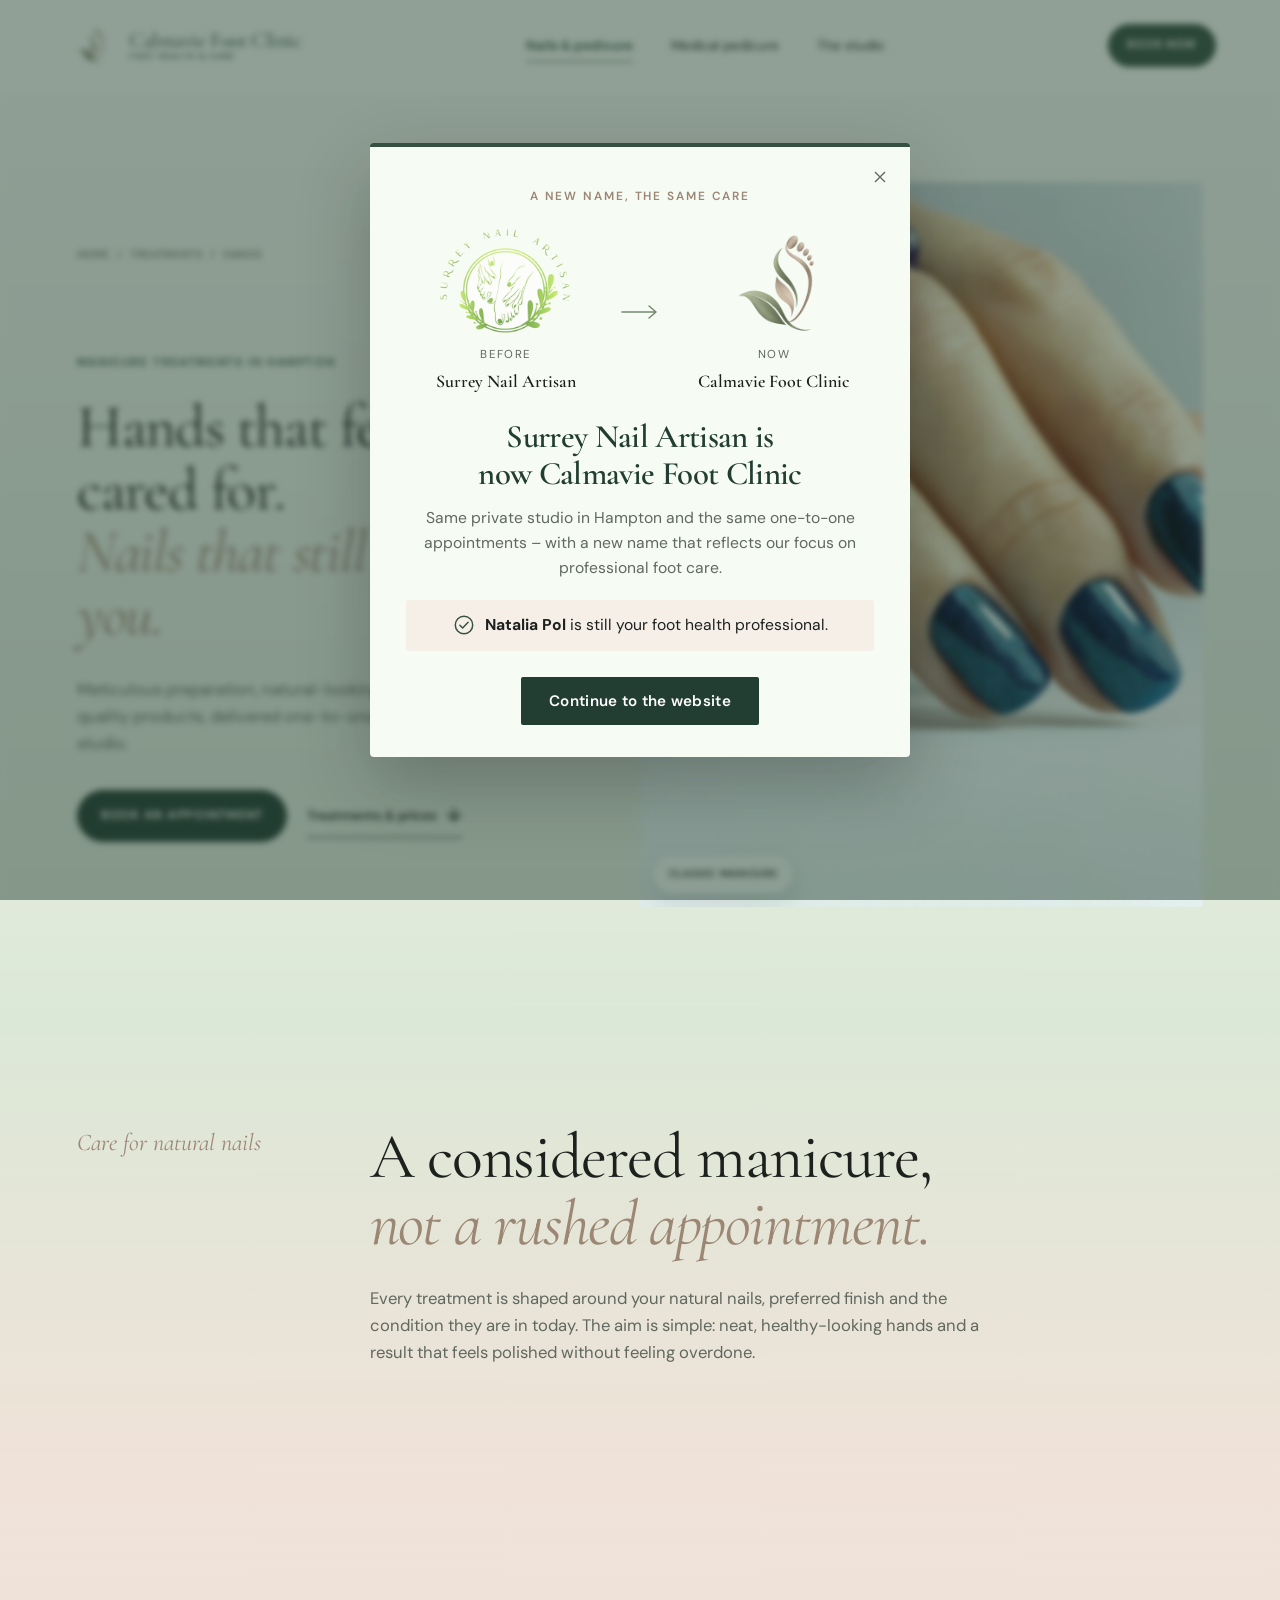
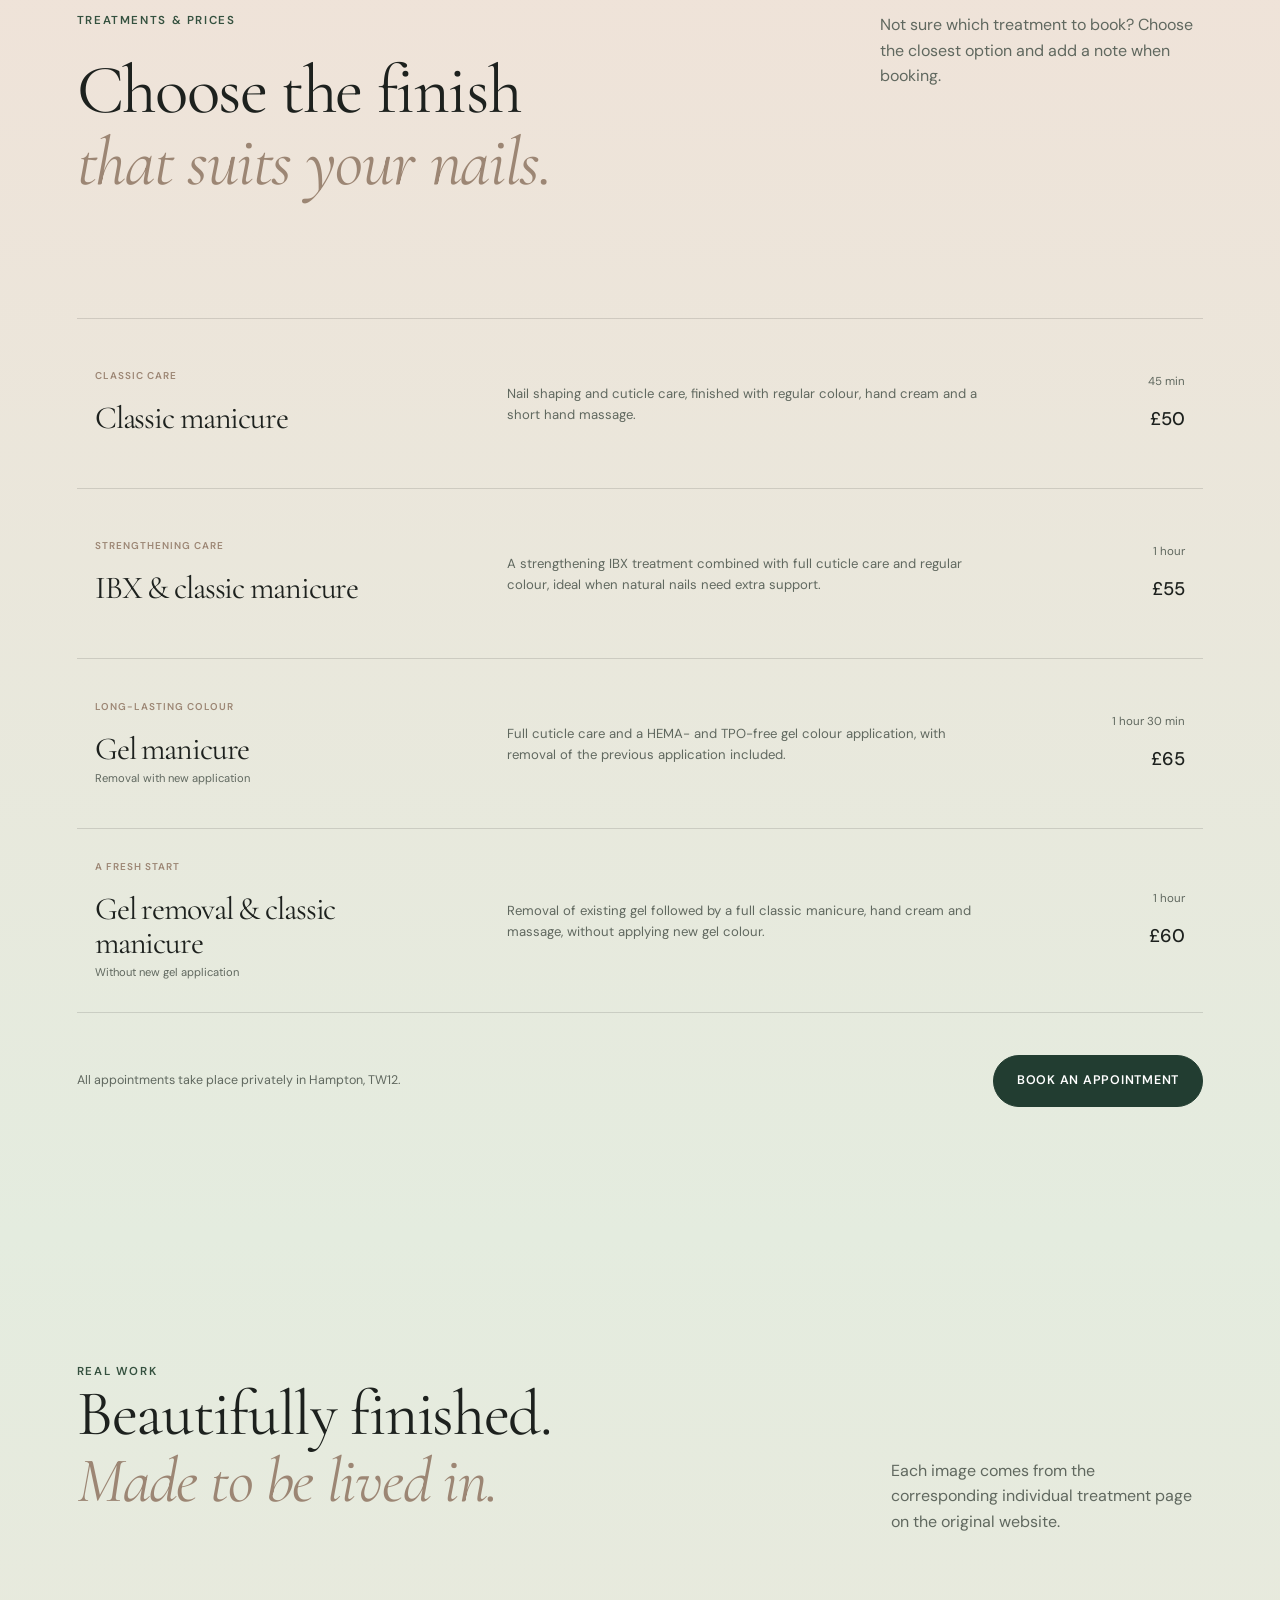
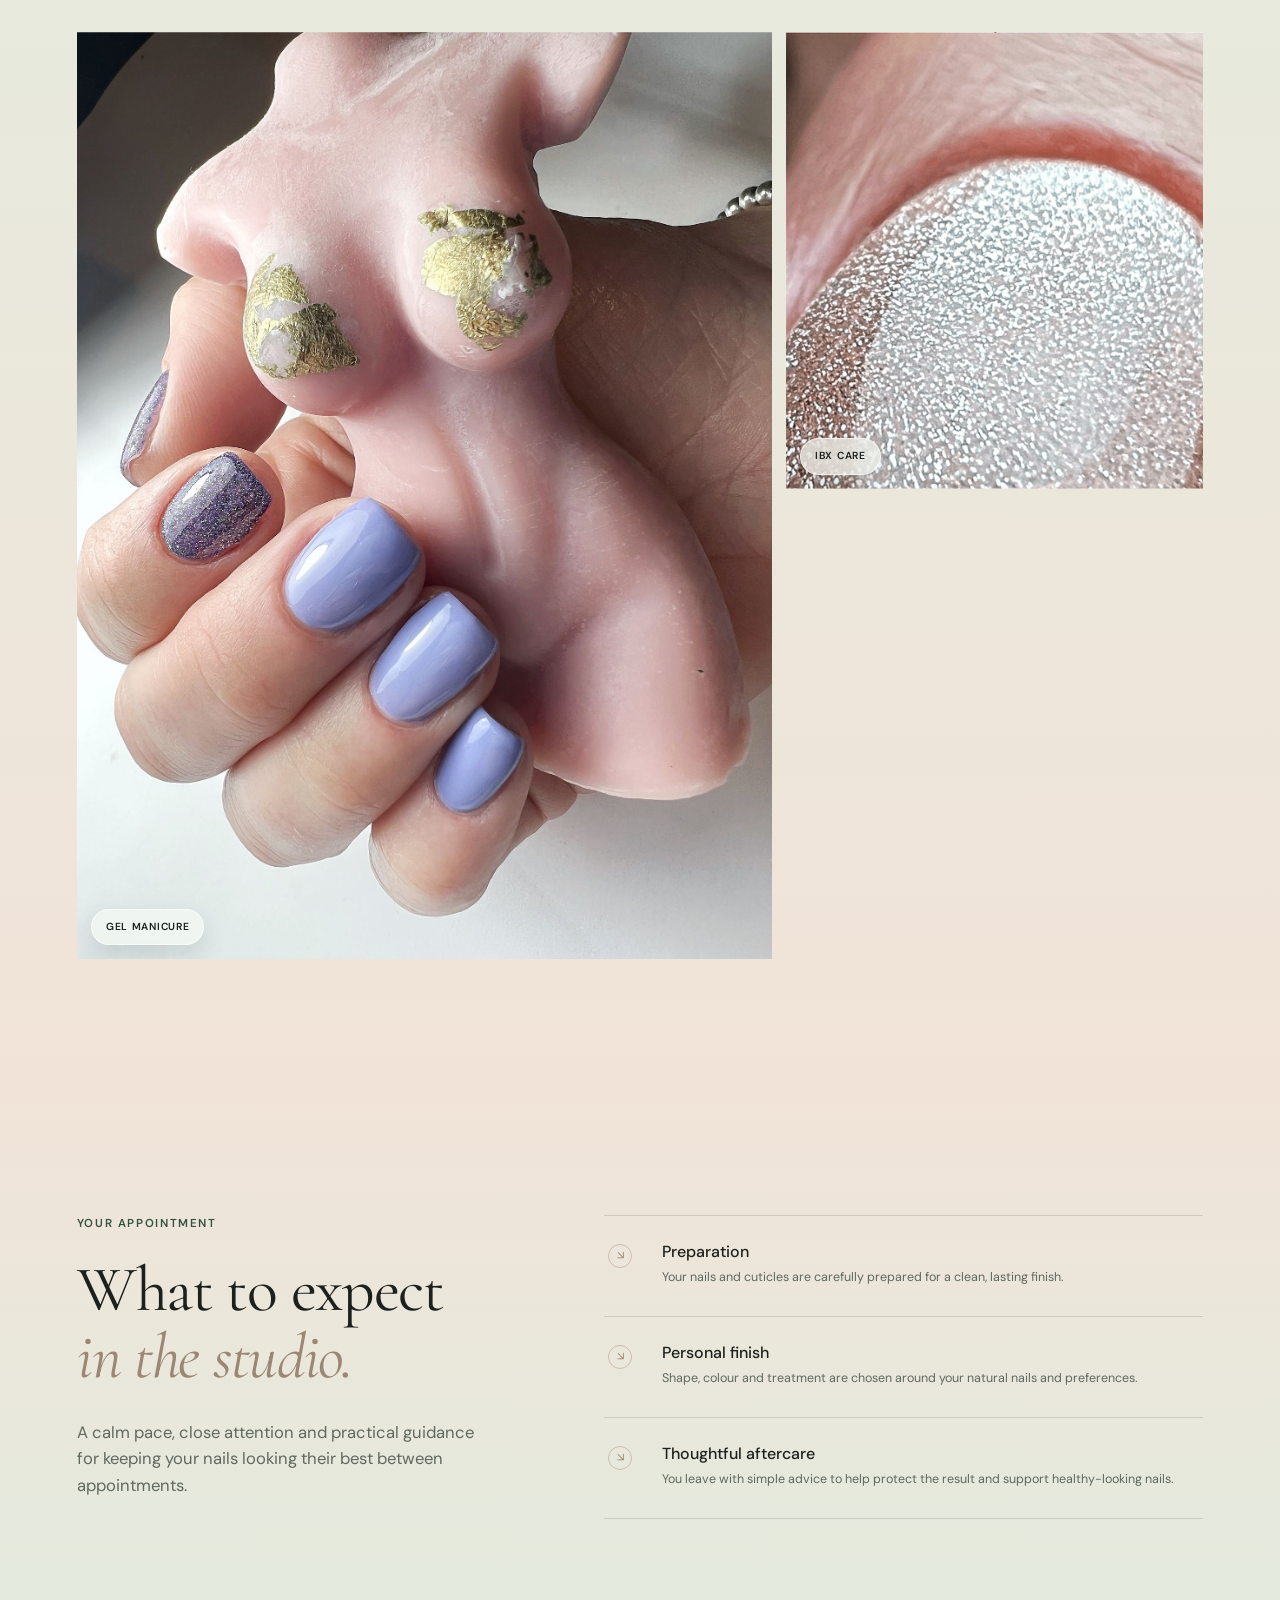
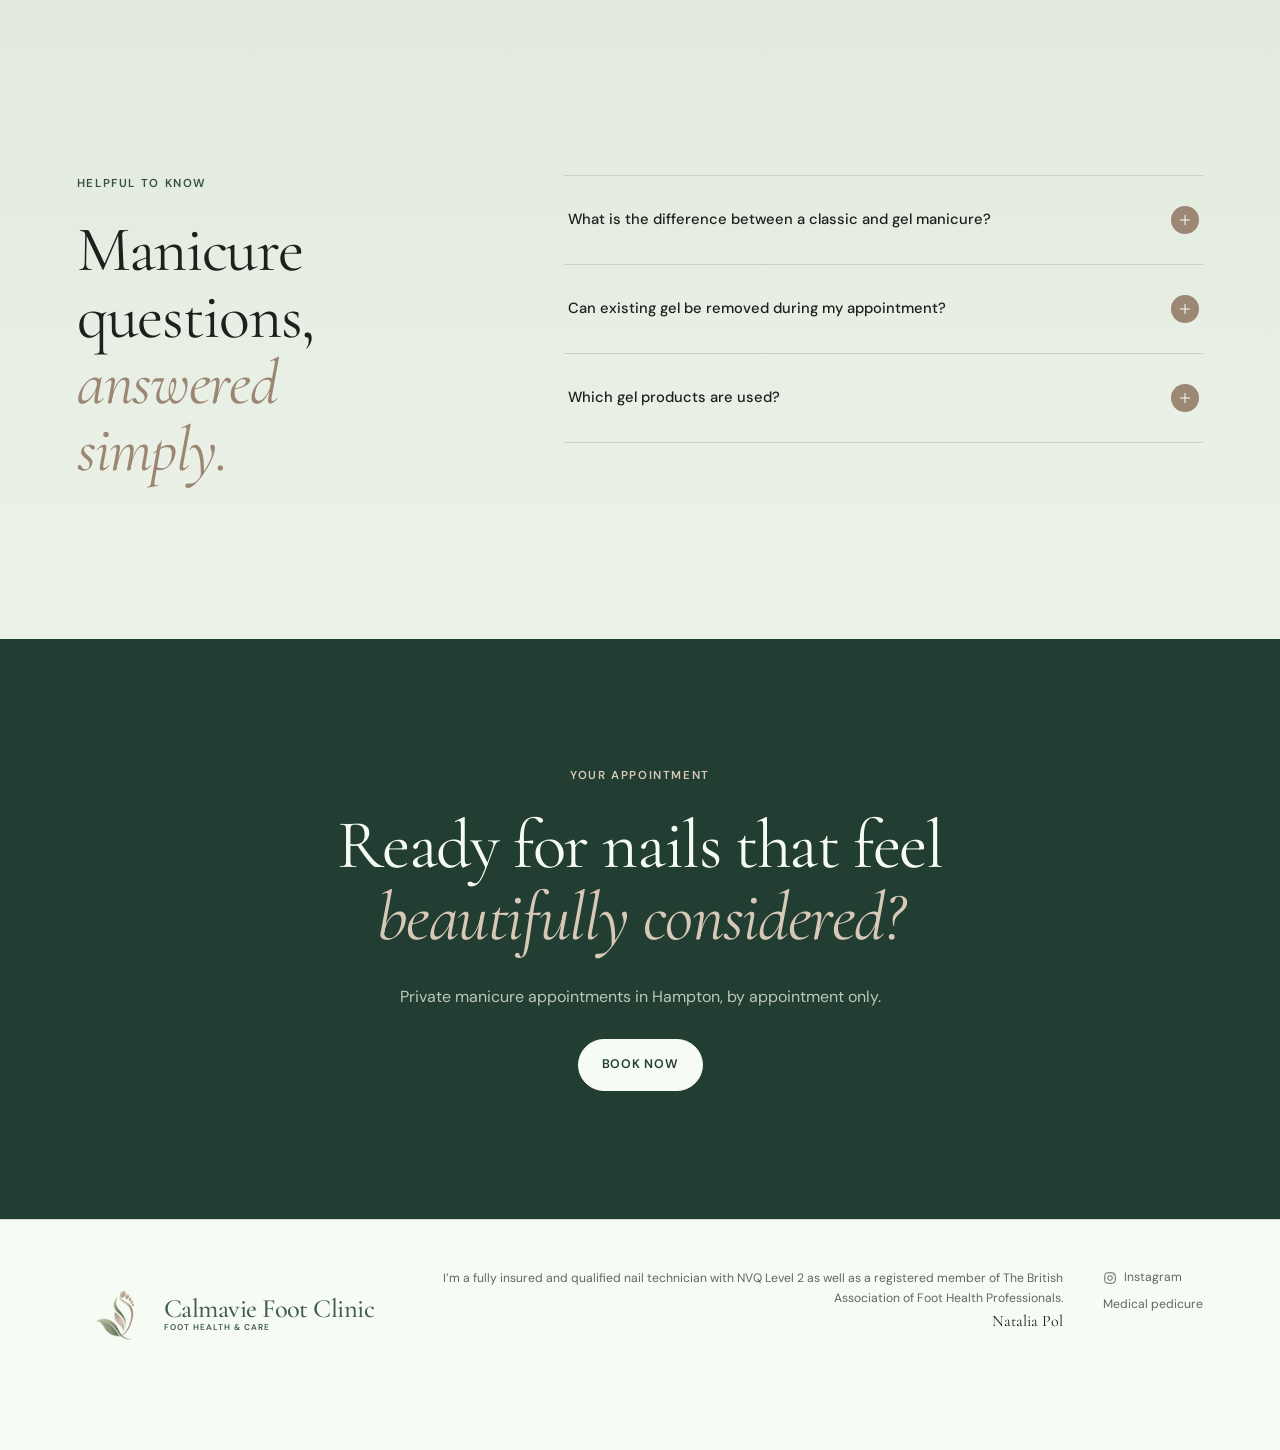
<file: public/hands-treatment.html>
<!doctype html>
<html lang="en">
  <head>
    <meta charset="UTF-8">
    <meta name="viewport" content="width=device-width, initial-scale=1">
    <meta name="description" content="Private one-to-one manicure treatments in Hampton, Surrey. Classic, IBX and HEMA- and TPO-free gel manicures with careful preparation.">
    <meta name="robots" content="index, follow">
    <link rel="canonical" href="https://calmavieclinic.co.uk/hands-treatment">
    <meta property="og:title" content="Manicure Treatments in Hampton | Calmavie Foot Clinic">
    <meta property="og:description" content="Classic, IBX and gel manicure treatments in a calm, private Hampton studio.">
    <meta property="og:type" content="website">
    <meta property="og:url" content="https://calmavieclinic.co.uk/hands-treatment">
    <meta property="og:image" content="https://calmavieclinic.co.uk/assets/hands-classic-manicure.jpg">
    <meta property="og:site_name" content="Calmavie Foot Clinic">
    <meta name="twitter:card" content="summary_large_image">
    <meta name="twitter:title" content="Manicure Treatments in Hampton | Calmavie Foot Clinic">
    <meta name="twitter:description" content="Private one-to-one manicure treatments in Hampton, Surrey. Classic, IBX and HEMA- and TPO-free gel manicures with careful preparation.">
    <meta name="twitter:image" content="https://calmavieclinic.co.uk/assets/hands-classic-manicure.jpg">
    <title>Manicure Treatments in Hampton | Calmavie Foot Clinic</title>
    <link rel="icon" type="image/png" href="assets/calmavie-emblem.png">
    <link rel="apple-touch-icon" href="assets/calmavie-emblem.png">
    <link rel="preconnect" href="https://fonts.googleapis.com">
    <link rel="preconnect" href="https://fonts.gstatic.com" crossorigin>
    <link href="https://fonts.googleapis.com/css2?family=Cormorant+Garamond:ital,wght@0,400;1,400&family=DM+Sans:wght@400;500;600&display=swap" rel="stylesheet">
    <link rel="stylesheet" href="styles.css">
    <script src="tracking.js"></script>
    <script src="script.js" defer></script>
    <script type="application/ld+json">
      {
        "@context": "https://schema.org",
        "@type": "Service",
        "name": "Manicure and hands treatments",
        "description": "Private one-to-one classic, IBX and gel manicure treatments in Hampton, Surrey.",
        "url": "https://calmavieclinic.co.uk/hands-treatment",
        "image": "https://calmavieclinic.co.uk/assets/hands-classic-manicure.jpg",
        "areaServed": {
          "@type": "Place",
          "name": "Hampton, Surrey"
        },
        "provider": {
          "@type": "BeautySalon",
          "name": "Calmavie Foot Clinic",
          "address": {
            "@type": "PostalAddress",
            "streetAddress": "Gander Green Crescent",
            "addressLocality": "Hampton",
            "postalCode": "TW12 2FA",
            "addressCountry": "GB"
          }
        },
        "hasOfferCatalog": {
          "@type": "OfferCatalog",
          "name": "Hands treatment appointments",
          "itemListElement": [
            {
              "@type": "Offer",
              "price": "50",
              "priceCurrency": "GBP",
              "itemOffered": {
                "@type": "Service",
                "name": "Classic manicure",
                "duration": "PT45M"
              }
            },
            {
              "@type": "Offer",
              "price": "55",
              "priceCurrency": "GBP",
              "itemOffered": {
                "@type": "Service",
                "name": "IBX and classic manicure",
                "duration": "PT1H"
              }
            },
            {
              "@type": "Offer",
              "price": "65",
              "priceCurrency": "GBP",
              "itemOffered": {
                "@type": "Service",
                "name": "Gel manicure with removal",
                "duration": "PT1H30M"
              }
            },
            {
              "@type": "Offer",
              "price": "60",
              "priceCurrency": "GBP",
              "itemOffered": {
                "@type": "Service",
                "name": "Gel removal and classic manicure",
                "duration": "PT1H"
              }
            }
          ]
        }
      }
    </script>
  </head>
  <body class="treatment-detail-page">
    <a class="skip-link" href="#main">Skip to content</a>

    <header class="site-header" data-header>
      <a class="brand calmavie-brand" href="index.html" aria-label="Calmavie Foot Clinic home">
        <img class="calmavie-mark" src="assets/calmavie-emblem.png" alt="">
        <span class="calmavie-wordmark"><strong>Calmavie Foot Clinic</strong><small>Foot health &amp; care</small></span>
      </a>
      <nav class="desktop-nav" aria-label="Main navigation">
        <a class="nav-highlight" href="index.html#nail-care" aria-current="page">Nails &amp; pedicure</a>
        <a href="index.html#medical-care">Medical pedicure</a>
        <a href="index.html#studio">The studio</a>
      </nav>
      <div class="header-actions">
        <a class="button button-small" href="https://book.gettimely.com/richmondbeautytherapist/book/embed?location=288017&amp;staff=665857&amp;client-login=true">Book now</a>
        <button class="menu-toggle" type="button" aria-expanded="false" aria-controls="mobile-menu" aria-label="Open menu">
          <span></span><span></span>
        </button>
      </div>
      <nav class="mobile-menu" id="mobile-menu" aria-label="Mobile navigation" hidden>
        <a href="index.html#nail-care">Nails &amp; pedicure</a>
        <a href="index.html#medical-care">Medical pedicure</a>
        <a href="index.html#studio">The studio</a>
        <a href="https://book.gettimely.com/richmondbeautytherapist/book/embed?location=288017&amp;staff=665857&amp;client-login=true">Book an appointment</a>
      </nav>
    </header>

    <main id="main">
      <section class="treatment-hero" aria-labelledby="hands-title">
        <div class="treatment-hero-copy">
          <nav class="breadcrumbs" aria-label="Breadcrumb">
            <a href="index.html">Home</a>
            <span aria-hidden="true">/</span>
            <a href="index.html#nail-care">Treatments</a>
            <span aria-hidden="true">/</span>
            <span aria-current="page">Hands</span>
          </nav>
          <p class="eyebrow">Manicure treatments in Hampton</p>
          <h1 id="hands-title">Hands that feel cared for.<br><em>Nails that still feel like you.</em></h1>
          <p class="lead">Meticulous preparation, natural-looking finishes and high-quality products, delivered one-to-one in a calm private studio.</p>
          <div class="button-row">
            <a class="button button-dark" href="https://book.gettimely.com/richmondbeautytherapist/book/embed?location=288017&amp;staff=665857&amp;client-login=true">Book an appointment</a>
            <a class="text-link" href="#hands-prices">Treatments &amp; prices <span aria-hidden="true">↓</span></a>
          </div>
        </div>
        <figure class="treatment-hero-media" data-source-page="https://calmavieclinic.co.uk/procedure/classic-manicure">
          <img src="assets/hands-classic-manicure.jpg" alt="Classic manicure completed at Calmavie Foot Clinic in Hampton">
          <figcaption>Classic manicure</figcaption>
        </figure>
      </section>

      <section class="treatment-intro section-pad" aria-labelledby="hands-intro-title">
        <p class="script-label">Care for natural nails</p>
        <div>
          <h2 id="hands-intro-title">A considered manicure,<br><em>not a rushed appointment.</em></h2>
          <p class="lead">Every treatment is shaped around your natural nails, preferred finish and the condition they are in today. The aim is simple: neat, healthy-looking hands and a result that feels polished without feeling overdone.</p>
        </div>
      </section>

      <section class="hands-menu section-pad" id="hands-prices" aria-labelledby="hands-prices-title">
        <div class="section-heading treatment-section-heading">
          <div>
            <p class="eyebrow">Treatments &amp; prices</p>
            <h2 id="hands-prices-title">Choose the finish<br><em>that suits your nails.</em></h2>
          </div>
          <p>Not sure which treatment to book? Choose the closest option and add a note when booking.</p>
        </div>

        <div class="hands-treatment-list">
          <article class="hands-treatment-card">
            <div class="hands-treatment-heading">
              <p class="card-label">Classic care</p>
              <h3>Classic manicure</h3>
            </div>
            <p>Nail shaping and cuticle care, finished with regular colour, hand cream and a short hand massage.</p>
            <div class="hands-treatment-meta"><span>45 min</span><strong>£50</strong></div>
          </article>

          <article class="hands-treatment-card">
            <div class="hands-treatment-heading">
              <p class="card-label">Strengthening care</p>
              <h3>IBX &amp; classic manicure</h3>
            </div>
            <p>A strengthening IBX treatment combined with full cuticle care and regular colour, ideal when natural nails need extra support.</p>
            <div class="hands-treatment-meta"><span>1 hour</span><strong>£55</strong></div>
          </article>

          <article class="hands-treatment-card">
            <div class="hands-treatment-heading">
              <p class="card-label">Long-lasting colour</p>
              <h3>Gel manicure</h3>
              <small>Removal with new application</small>
            </div>
            <p>Full cuticle care and a HEMA- and TPO-free gel colour application, with removal of the previous application included.</p>
            <div class="hands-treatment-meta"><span>1 hour 30 min</span><strong>£65</strong></div>
          </article>

          <article class="hands-treatment-card">
            <div class="hands-treatment-heading">
              <p class="card-label">A fresh start</p>
              <h3>Gel removal &amp; classic manicure</h3>
              <small>Without new gel application</small>
            </div>
            <p>Removal of existing gel followed by a full classic manicure, hand cream and massage, without applying new gel colour.</p>
            <div class="hands-treatment-meta"><span>1 hour</span><strong>£60</strong></div>
          </article>
        </div>
        <div class="hands-menu-cta">
          <p>All appointments take place privately in Hampton, TW12.</p>
          <a class="button button-dark" href="https://book.gettimely.com/richmondbeautytherapist/book/embed?location=288017&amp;staff=665857&amp;client-login=true">Book an appointment</a>
        </div>
      </section>

      <section class="treatment-results section-pad" aria-labelledby="hands-results-title">
        <div class="showcase-heading treatment-results-heading">
          <div>
            <p class="eyebrow">Real work</p>
            <h2 id="hands-results-title">Beautifully finished.<br><em>Made to be lived in.</em></h2>
          </div>
          <p>Each image comes from the corresponding individual treatment page on the original website.</p>
        </div>
        <div class="treatment-results-grid">
          <figure class="treatment-result-main" data-source-page="https://calmavieclinic.co.uk/procedure/gel-manicure-with-app">
            <img src="assets/hands-gel-manicure.jpg" alt="Gel manicure result completed at Calmavie Foot Clinic">
            <figcaption>Gel manicure</figcaption>
          </figure>
          <figure data-source-page="https://calmavieclinic.co.uk/procedure/ibx-classic-manicure">
            <img src="assets/hands-ibx-care.png" alt="IBX natural nail care result at Calmavie Foot Clinic">
            <figcaption>IBX care</figcaption>
          </figure>
        </div>
      </section>

      <section class="treatment-experience section-pad" aria-labelledby="hands-experience-title">
        <div>
          <p class="eyebrow">Your appointment</p>
          <h2 id="hands-experience-title">What to expect<br><em>in the studio.</em></h2>
          <p class="lead">A calm pace, close attention and practical guidance for keeping your nails looking their best between appointments.</p>
        </div>
        <ol class="treatment-experience-steps">
          <li>
            <span class="step-icon" aria-hidden="true"></span>
            <div><h3>Preparation</h3><p>Your nails and cuticles are carefully prepared for a clean, lasting finish.</p></div>
          </li>
          <li>
            <span class="step-icon" aria-hidden="true"></span>
            <div><h3>Personal finish</h3><p>Shape, colour and treatment are chosen around your natural nails and preferences.</p></div>
          </li>
          <li>
            <span class="step-icon" aria-hidden="true"></span>
            <div><h3>Thoughtful aftercare</h3><p>You leave with simple advice to help protect the result and support healthy-looking nails.</p></div>
          </li>
        </ol>
      </section>

      <section class="treatment-faq section-pad" aria-labelledby="hands-faq-title">
        <div class="treatment-faq-heading">
          <p class="eyebrow">Helpful to know</p>
          <h2 id="hands-faq-title">Manicure questions,<br><em>answered simply.</em></h2>
        </div>
        <div class="treatment-faq-list">
          <details>
            <summary>What is the difference between a classic and gel manicure?<span aria-hidden="true"></span></summary>
            <p>A classic manicure is finished with regular polish. A gel manicure uses a cured gel colour for a longer-lasting finish and includes removal when you are having a new application.</p>
          </details>
          <details>
            <summary>Can existing gel be removed during my appointment?<span aria-hidden="true"></span></summary>
            <p>Yes. Choose either the gel manicure with removal and a new application, or gel removal with a classic manicure if you do not want new gel colour.</p>
          </details>
          <details>
            <summary>Which gel products are used?<span aria-hidden="true"></span></summary>
            <p>Gel colours used for these appointments are HEMA and TPO free, with a wide selection of shades available in the studio.</p>
          </details>
        </div>
      </section>

      <section class="booking-panel section-pad">
        <p class="eyebrow">Your appointment</p>
        <h2>Ready for nails that feel<br><em>beautifully considered?</em></h2>
        <p>Private manicure appointments in Hampton, by appointment only.</p>
        <a class="button button-light" href="https://book.gettimely.com/richmondbeautytherapist/book/embed?location=288017&amp;staff=665857&amp;client-login=true">Book now</a>
      </section>
    </main>

    <footer class="site-footer home-footer">
      <a class="footer-brand calmavie-footer-brand" href="index.html" aria-label="Calmavie Foot Clinic home">
        <img class="calmavie-mark" src="assets/calmavie-emblem.png" alt="">
        <span class="calmavie-wordmark"><strong>Calmavie Foot Clinic</strong><small>Foot health &amp; care</small></span>
      </a>
      <div class="footer-credentials">
        <p>I&rsquo;m a fully insured and qualified nail technician with NVQ Level 2 as well as a registered member of The British Association of Foot Health Professionals.</p>
        <p class="footer-signature">Natalia Pol</p>
      </div>
      <div class="footer-links">
        <a class="instagram-link" href="https://www.instagram.com/surreynailartisan/">
          <svg class="instagram-icon" viewBox="0 0 24 24" aria-hidden="true" focusable="false">
            <rect x="3" y="3" width="18" height="18" rx="5"></rect>
            <circle cx="12" cy="12" r="4"></circle>
            <circle class="instagram-icon-dot" cx="17.5" cy="6.5" r="1"></circle>
          </svg>
          <span>Instagram</span>
        </a>
        <a href="index.html#medical-care">Medical pedicure</a>
      </div>
    </footer>

    <div class="mobile-book" aria-label="Quick booking">
      <span>Private appointments in Hampton</span>
      <a href="https://book.gettimely.com/richmondbeautytherapist/book/embed?location=288017&amp;staff=665857&amp;client-login=true">Book now</a>
    </div>
  </body>
</html>
</file>
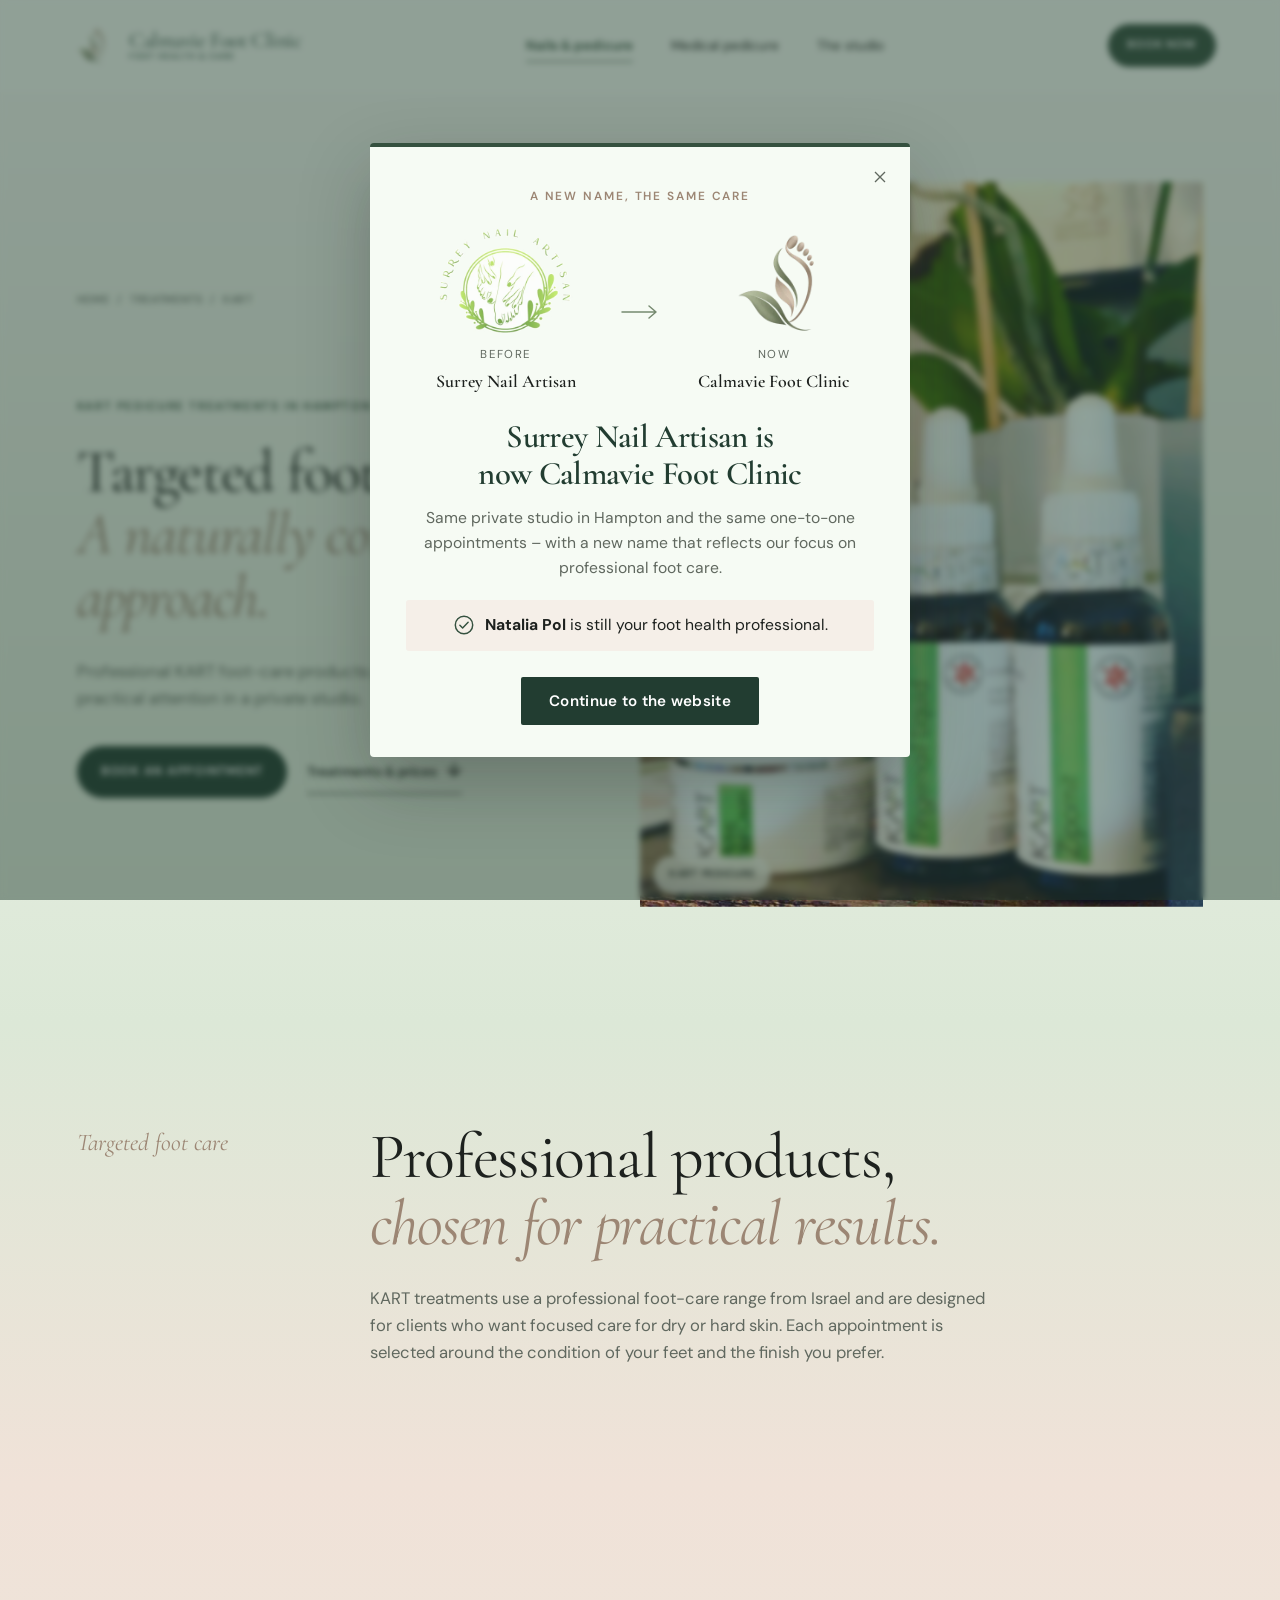
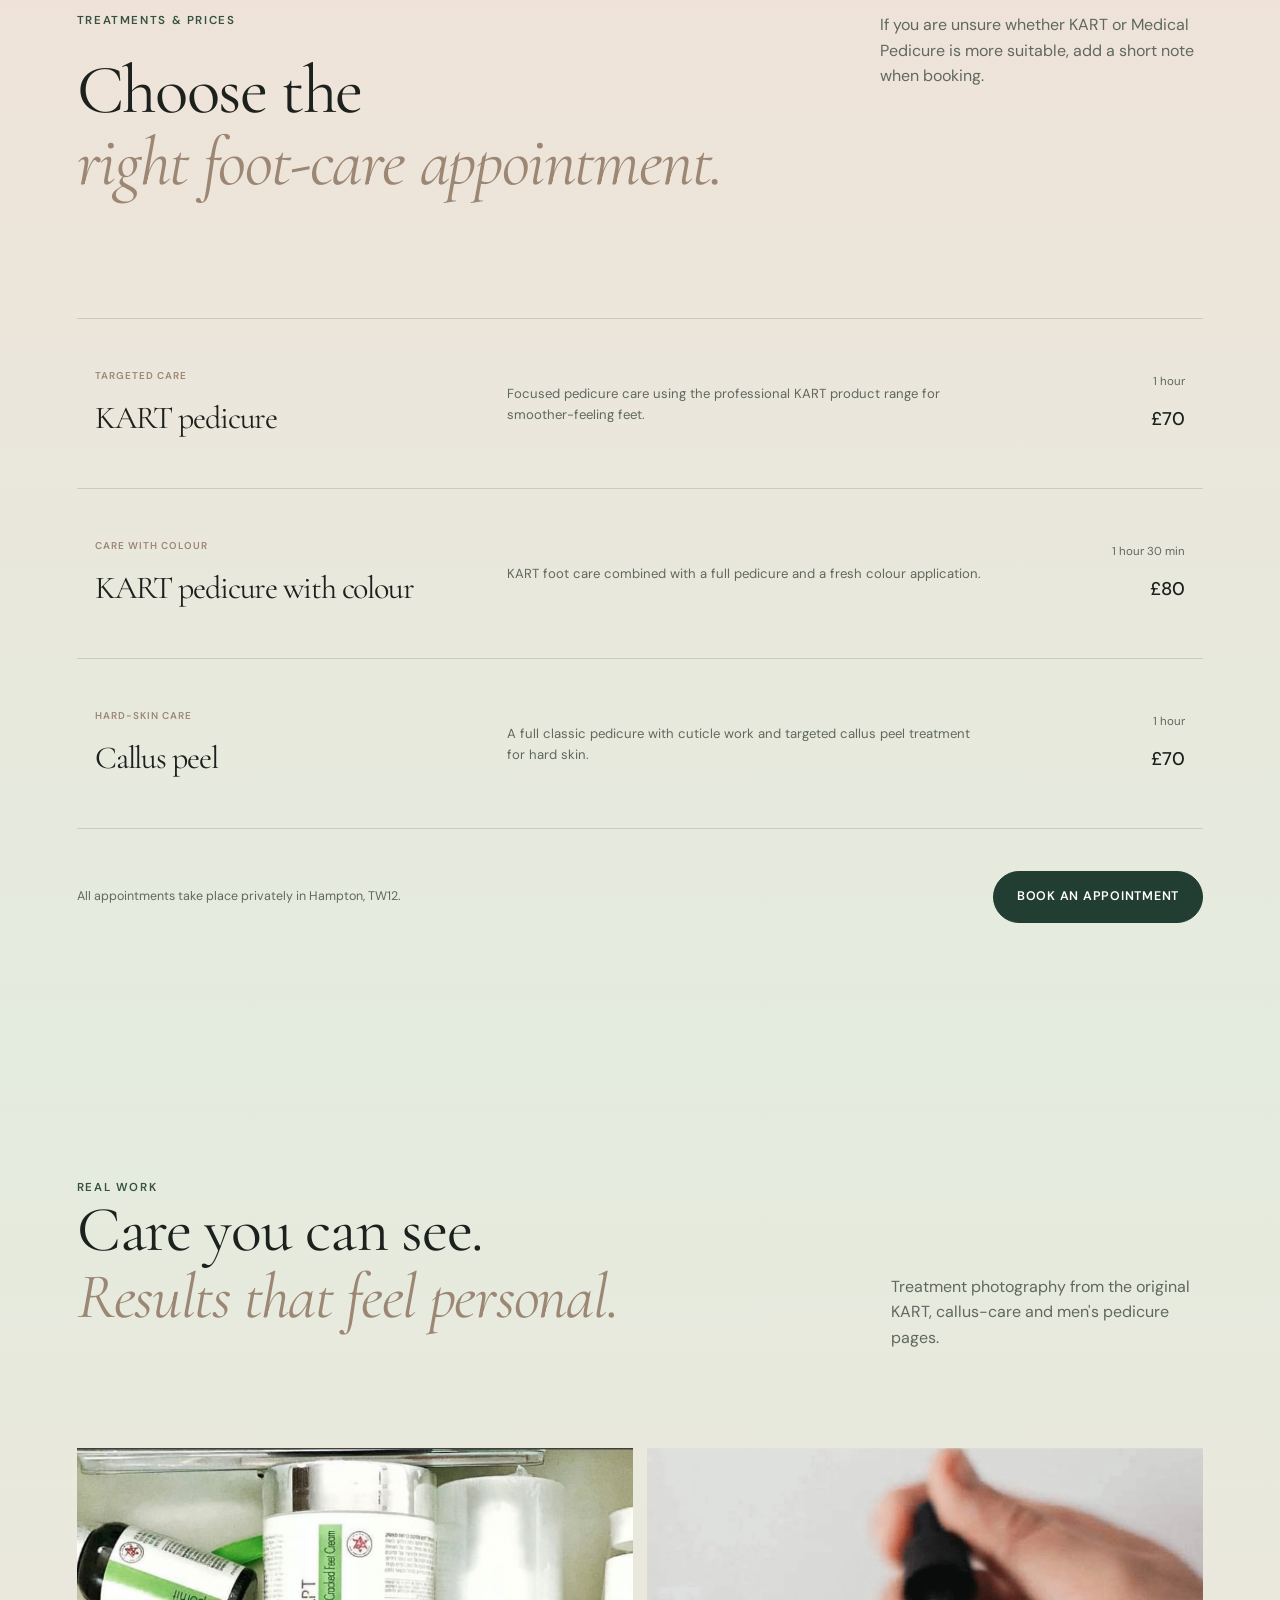
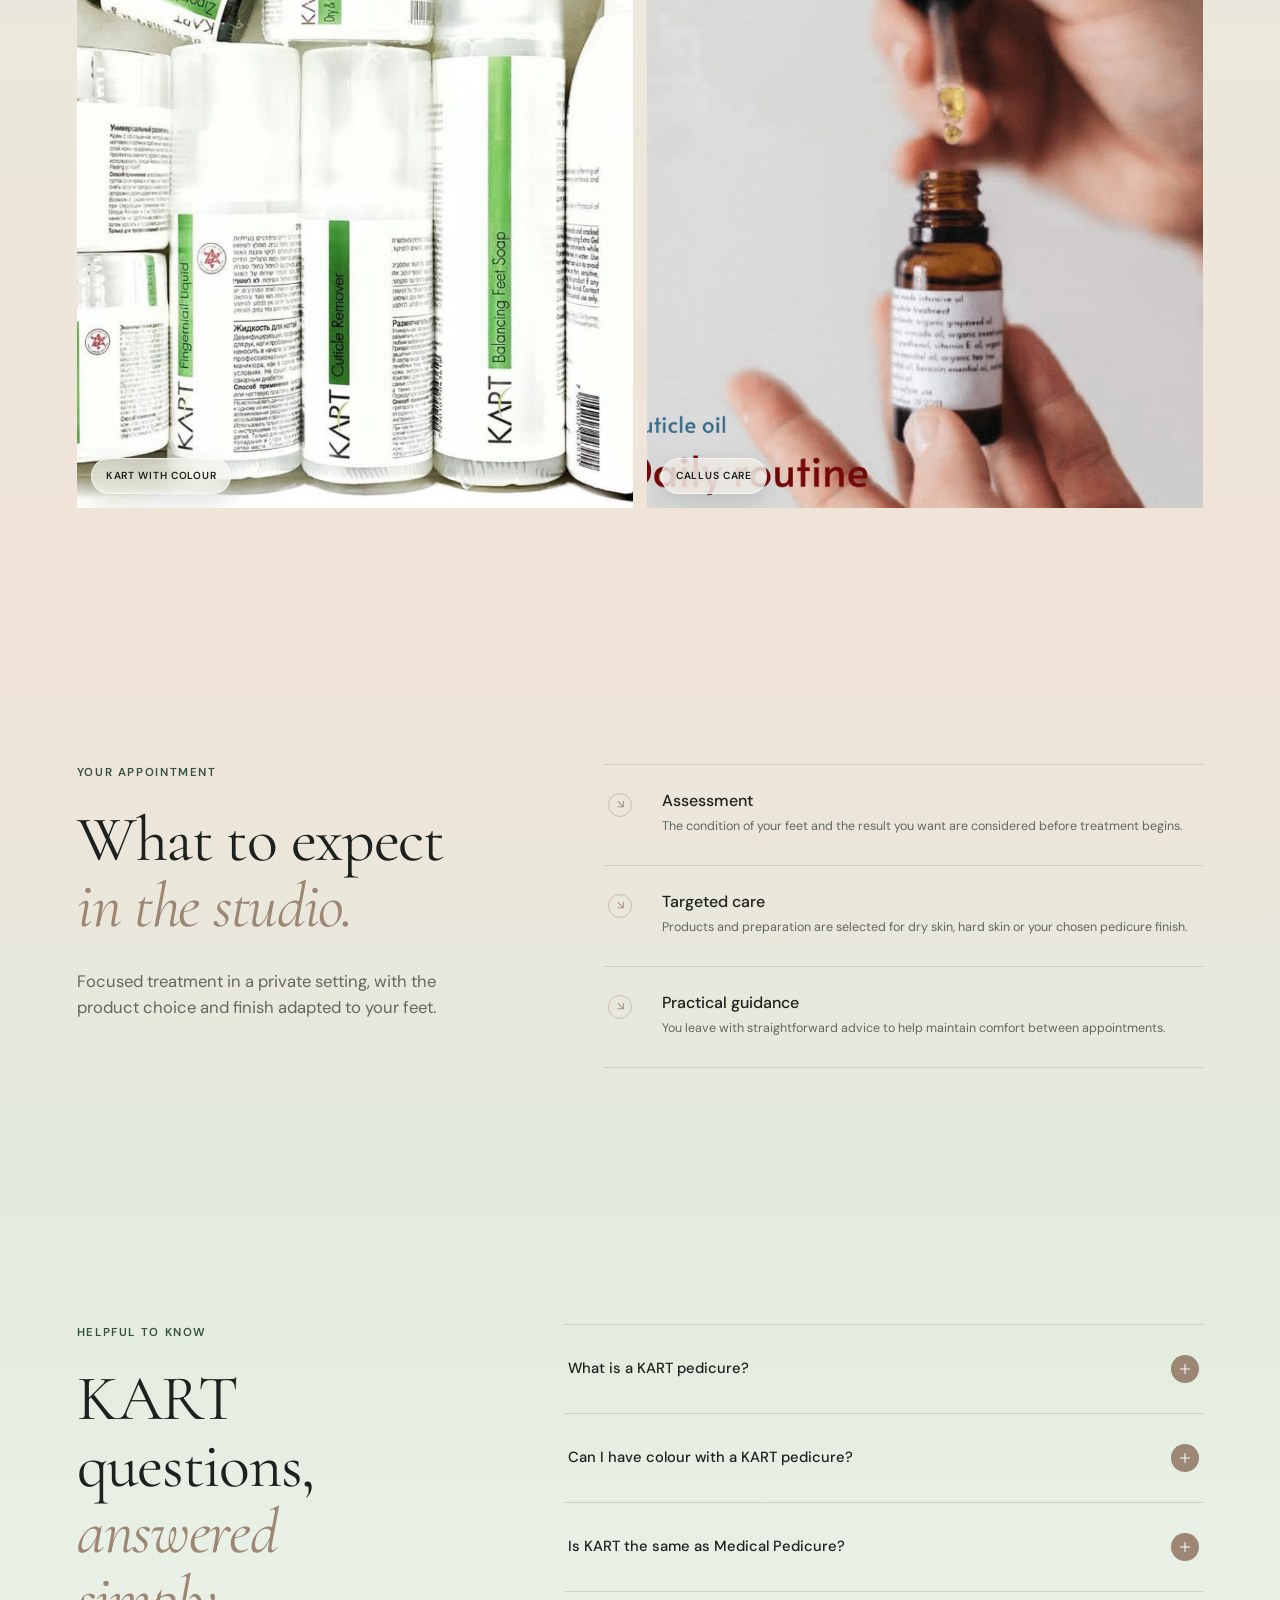
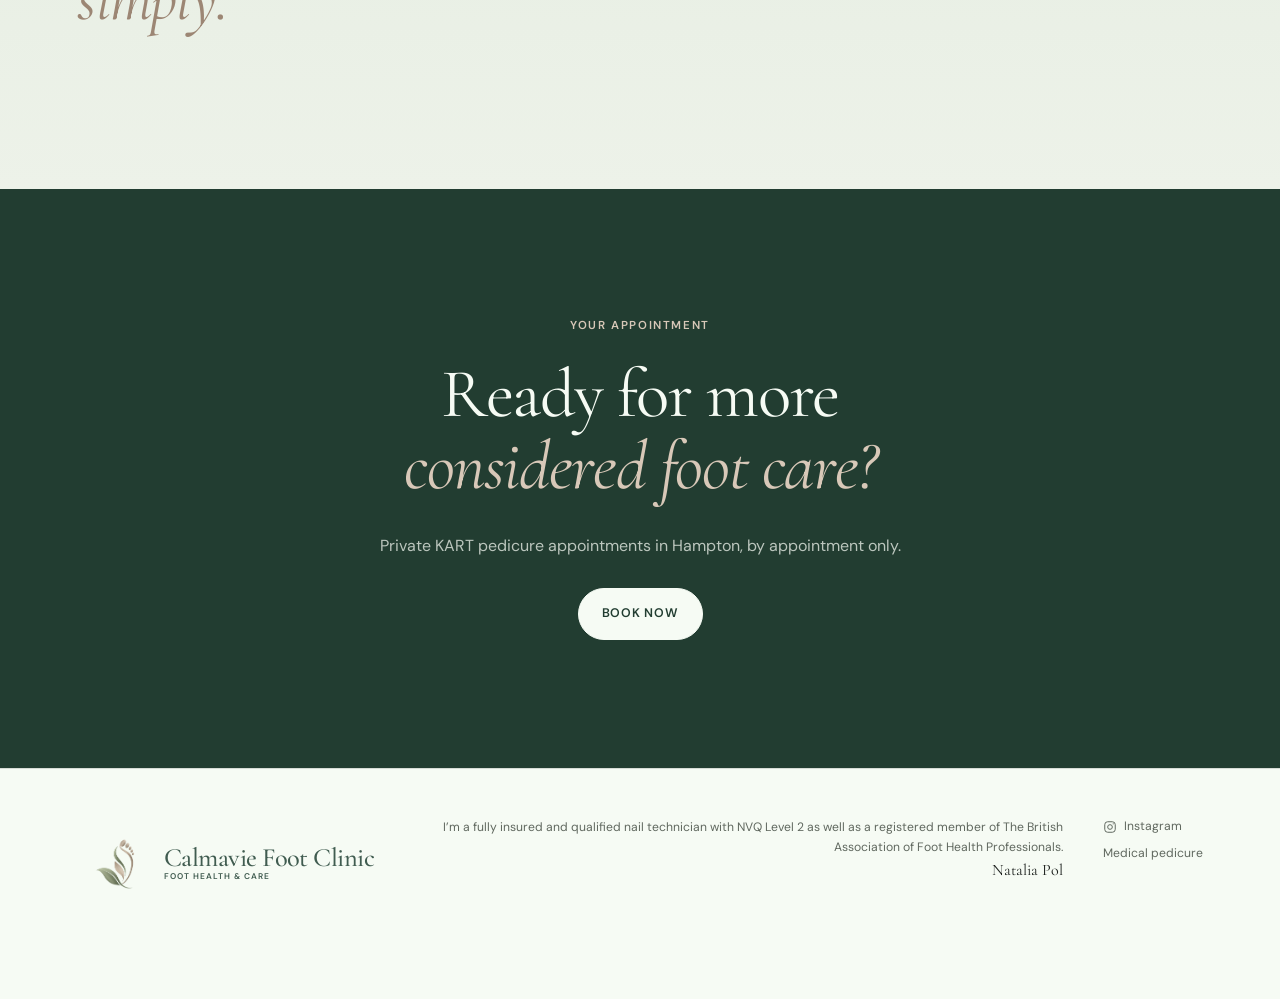
<file: public/kart-pedicure.html>
<!doctype html>
<html lang="en">
  <head>
    <meta charset="UTF-8">
    <meta name="viewport" content="width=device-width, initial-scale=1">
    <meta name="description" content="Private KART pedicure, callus peel and men's pedicure treatments in Hampton, Surrey.">
    <meta name="robots" content="index, follow">
    <link rel="canonical" href="https://calmavieclinic.co.uk/kart-pedicure">
    <meta property="og:title" content="KART Pedicure in Hampton | Calmavie Foot Clinic">
    <meta property="og:description" content="Private KART pedicure, callus peel and men's pedicure treatments in Hampton, Surrey.">
    <meta property="og:type" content="website">
    <meta property="og:url" content="https://calmavieclinic.co.uk/kart-pedicure">
    <meta property="og:image" content="https://calmavieclinic.co.uk/assets/kart-pedicure.jpg">
    <meta property="og:site_name" content="Calmavie Foot Clinic">
    <meta name="twitter:card" content="summary_large_image">
    <meta name="twitter:title" content="KART Pedicure in Hampton | Calmavie Foot Clinic">
    <meta name="twitter:description" content="Private KART pedicure, callus peel and men's pedicure treatments in Hampton, Surrey.">
    <meta name="twitter:image" content="https://calmavieclinic.co.uk/assets/kart-pedicure.jpg">
    <title>KART Pedicure in Hampton | Calmavie Foot Clinic</title>
    <link rel="icon" type="image/png" href="assets/calmavie-emblem.png">
    <link rel="apple-touch-icon" href="assets/calmavie-emblem.png">
    <link rel="preconnect" href="https://fonts.googleapis.com">
    <link rel="preconnect" href="https://fonts.gstatic.com" crossorigin>
    <link href="https://fonts.googleapis.com/css2?family=Cormorant+Garamond:ital,wght@0,400;1,400&family=DM+Sans:wght@400;500;600&display=swap" rel="stylesheet">
    <link rel="stylesheet" href="styles.css">
    <script src="tracking.js"></script>
    <script src="script.js" defer></script>
    <script type="application/ld+json">{
      "@context": "https://schema.org",
      "@type": "Service",
      "name": "KART pedicure and targeted foot care",
      "description": "Private KART pedicure, callus care and men's pedicure appointments in Hampton, Surrey.",
      "url": "https://calmavieclinic.co.uk/kart-pedicure",
      "image": "https://calmavieclinic.co.uk/assets/kart-pedicure.jpg",
      "areaServed": {
            "@type": "Place",
            "name": "Hampton, Surrey"
      },
      "provider": {
            "@type": "BeautySalon",
            "name": "Calmavie Foot Clinic",
            "address": {
                  "@type": "PostalAddress",
                  "streetAddress": "Gander Green Crescent",
                  "addressLocality": "Hampton",
                  "postalCode": "TW12 2FA",
                  "addressCountry": "GB"
            }
      },
      "hasOfferCatalog": {
            "@type": "OfferCatalog",
            "name": "KART pedicure and targeted foot care appointments",
            "itemListElement": [
                  {
                        "@type": "Offer",
                        "price": "70",
                        "priceCurrency": "GBP",
                        "itemOffered": {
                              "@type": "Service",
                              "name": "KART pedicure",
                              "duration": "PT1H"
                        }
                  },
                  {
                        "@type": "Offer",
                        "price": "80",
                        "priceCurrency": "GBP",
                        "itemOffered": {
                              "@type": "Service",
                              "name": "KART pedicure with colour",
                              "duration": "PT1H30M"
                        }
                  },
                  {
                        "@type": "Offer",
                        "price": "70",
                        "priceCurrency": "GBP",
                        "itemOffered": {
                              "@type": "Service",
                              "name": "Callus peel",
                              "duration": "PT1H"
                        }
                  }
            ]
      }
}</script>
  </head>
  <body class="treatment-detail-page">
    <a class="skip-link" href="#main">Skip to content</a>

    <header class="site-header" data-header>
      <a class="brand calmavie-brand" href="index.html" aria-label="Calmavie Foot Clinic home">
        <img class="calmavie-mark" src="assets/calmavie-emblem.png" alt="">
        <span class="calmavie-wordmark"><strong>Calmavie Foot Clinic</strong><small>Foot health &amp; care</small></span>
      </a>
      <nav class="desktop-nav" aria-label="Main navigation">
        <a class="nav-highlight" href="index.html#nail-care" aria-current="page">Nails &amp; pedicure</a>
        <a href="index.html#medical-care">Medical pedicure</a>
        <a href="index.html#studio">The studio</a>
      </nav>
      <div class="header-actions">
        <a class="button button-small" href="https://book.gettimely.com/richmondbeautytherapist/book/embed?location=288017&amp;staff=665857&amp;client-login=true">Book now</a>
        <button class="menu-toggle" type="button" aria-expanded="false" aria-controls="mobile-menu" aria-label="Open menu">
          <span></span><span></span>
        </button>
      </div>
      <nav class="mobile-menu" id="mobile-menu" aria-label="Mobile navigation" hidden>
        <a href="index.html#nail-care">Nails &amp; pedicure</a>
        <a href="index.html#medical-care">Medical pedicure</a>
        <a href="index.html#studio">The studio</a>
        <a href="https://book.gettimely.com/richmondbeautytherapist/book/embed?location=288017&amp;staff=665857&amp;client-login=true">Book an appointment</a>
      </nav>
    </header>

    <main id="main">
      <section class="treatment-hero" aria-labelledby="kart-pedicure-title">
        <div class="treatment-hero-copy">
          <nav class="breadcrumbs" aria-label="Breadcrumb">
            <a href="index.html">Home</a><span aria-hidden="true">/</span><a href="index.html#nail-care">Treatments</a><span aria-hidden="true">/</span><span aria-current="page">KART</span>
          </nav>
          <p class="eyebrow">KART pedicure treatments in Hampton</p>
          <h1 id="kart-pedicure-title">Targeted foot care.<br><em>A naturally considered approach.</em></h1>
          <p class="lead">Professional KART foot-care products paired with close, practical attention in a private studio.</p>
          <div class="button-row">
            <a class="button button-dark" href="https://book.gettimely.com/richmondbeautytherapist/book/embed?location=288017&amp;staff=665857&amp;client-login=true">Book an appointment</a>
            <a class="text-link" href="#treatments-prices">Treatments &amp; prices <span aria-hidden="true">↓</span></a>
          </div>
        </div>
        <figure class="treatment-hero-media" data-source-page="https://calmavieclinic.co.uk/procedure/kart-pedicure">
          <img src="assets/kart-pedicure.jpg" alt="KART pedicure treatment at Calmavie Foot Clinic in Hampton">
          <figcaption>KART pedicure</figcaption>
        </figure>
      </section>

      <section class="treatment-intro section-pad" aria-labelledby="kart-pedicure-intro-title">
        <p class="script-label">Targeted foot care</p>
        <div>
          <h2 id="kart-pedicure-intro-title">Professional products,<br><em>chosen for practical results.</em></h2>
          <p class="lead">KART treatments use a professional foot-care range from Israel and are designed for clients who want focused care for dry or hard skin. Each appointment is selected around the condition of your feet and the finish you prefer.</p>
        </div>
      </section>

      <section class="category-menu section-pad" id="treatments-prices" aria-labelledby="kart-pedicure-prices-title">
        <div class="section-heading treatment-section-heading">
          <div>
            <p class="eyebrow">Treatments &amp; prices</p>
            <h2 id="kart-pedicure-prices-title">Choose the<br><em>right foot-care appointment.</em></h2>
          </div>
          <p>If you are unsure whether KART or Medical Pedicure is more suitable, add a short note when booking.</p>
        </div>
        <div class="category-treatment-list">
          <article class="category-treatment-card">
            <div class="category-treatment-heading">
              <p class="card-label">Targeted care</p>
              <h3>KART pedicure</h3>
              
            </div>
            <p>Focused pedicure care using the professional KART product range for smoother-feeling feet.</p>
            <div class="category-treatment-meta"><span>1 hour</span><strong>£70</strong></div>
          </article>
          <article class="category-treatment-card">
            <div class="category-treatment-heading">
              <p class="card-label">Care with colour</p>
              <h3>KART pedicure with colour</h3>
              
            </div>
            <p>KART foot care combined with a full pedicure and a fresh colour application.</p>
            <div class="category-treatment-meta"><span>1 hour 30 min</span><strong>£80</strong></div>
          </article>
          <article class="category-treatment-card">
            <div class="category-treatment-heading">
              <p class="card-label">Hard-skin care</p>
              <h3>Callus peel</h3>
              
            </div>
            <p>A full classic pedicure with cuticle work and targeted callus peel treatment for hard skin.</p>
            <div class="category-treatment-meta"><span>1 hour</span><strong>£70</strong></div>
          </article>
        </div>
        <div class="category-menu-cta">
          <p>All appointments take place privately in Hampton, TW12.</p>
          <a class="button button-dark" href="https://book.gettimely.com/richmondbeautytherapist/book/embed?location=288017&amp;staff=665857&amp;client-login=true">Book an appointment</a>
        </div>
      </section>


      <section class="treatment-results section-pad" aria-labelledby="kart-pedicure-results-title">
        <div class="showcase-heading treatment-results-heading">
          <div>
            <p class="eyebrow">Real work</p>
            <h2 id="kart-pedicure-results-title">Care you can see.<br><em>Results that feel personal.</em></h2>
          </div>
          <p>Treatment photography from the original KART, callus-care and men's pedicure pages.</p>
        </div>
        <div class="treatment-results-grid treatment-results-grid-two">
          <figure class="treatment-result-main" data-source-page="https://calmavieclinic.co.uk/procedure/kart-pedicure-colour">
            <img src="assets/kart-colour.jpg" alt="KART pedicure with colour result">
            <figcaption>KART with colour</figcaption>
          </figure>
          <figure data-source-page="https://calmavieclinic.co.uk/procedure/callus-peel">
            <img src="assets/kart-callus.png" alt="Callus care treatment from Calmavie Foot Clinic">
            <figcaption>Callus care</figcaption>
          </figure>
        </div>
      </section>


      <section class="treatment-experience section-pad" aria-labelledby="kart-pedicure-experience-title">
        <div>
          <p class="eyebrow">Your appointment</p>
          <h2 id="kart-pedicure-experience-title">What to expect<br><em>in the studio.</em></h2>
          <p class="lead">Focused treatment in a private setting, with the product choice and finish adapted to your feet.</p>
        </div>
        <ol class="treatment-experience-steps">
          <li>
            <span class="step-icon" aria-hidden="true"></span>
            <div><h3>Assessment</h3><p>The condition of your feet and the result you want are considered before treatment begins.</p></div>
          </li>
          <li>
            <span class="step-icon" aria-hidden="true"></span>
            <div><h3>Targeted care</h3><p>Products and preparation are selected for dry skin, hard skin or your chosen pedicure finish.</p></div>
          </li>
          <li>
            <span class="step-icon" aria-hidden="true"></span>
            <div><h3>Practical guidance</h3><p>You leave with straightforward advice to help maintain comfort between appointments.</p></div>
          </li>
        </ol>
      </section>

      <section class="treatment-faq section-pad" aria-labelledby="kart-pedicure-faq-title">
        <div class="treatment-faq-heading">
          <p class="eyebrow">Helpful to know</p>
          <h2 id="kart-pedicure-faq-title">KART questions,<br><em>answered simply.</em></h2>
        </div>
        <div class="treatment-faq-list">
          <details>
            <summary>What is a KART pedicure?<span aria-hidden="true"></span></summary>
            <p>It is a targeted pedicure using the professional KART foot-care range, selected for clients who want focused care for dry or hard skin.</p>
          </details>
          <details>
            <summary>Can I have colour with a KART pedicure?<span aria-hidden="true"></span></summary>
            <p>Yes. Choose KART pedicure with colour to include a new colour application.</p>
          </details>
          <details>
            <summary>Is KART the same as Medical Pedicure?<span aria-hidden="true"></span></summary>
            <p>No. KART is a cosmetic foot-care treatment. Medical Pedicure has a separate assessment-led treatment menu for specific nail and skin concerns.</p>
          </details>
        </div>
      </section>

      <section class="booking-panel section-pad">
        <p class="eyebrow">Your appointment</p>
        <h2>Ready for more<br><em>considered foot care?</em></h2>
        <p>Private KART pedicure appointments in Hampton, by appointment only.</p>
        <a class="button button-light" href="https://book.gettimely.com/richmondbeautytherapist/book/embed?location=288017&amp;staff=665857&amp;client-login=true">Book now</a>
      </section>
    </main>

    <footer class="site-footer home-footer">
      <a class="footer-brand calmavie-footer-brand" href="index.html" aria-label="Calmavie Foot Clinic home">
        <img class="calmavie-mark" src="assets/calmavie-emblem.png" alt="">
        <span class="calmavie-wordmark"><strong>Calmavie Foot Clinic</strong><small>Foot health &amp; care</small></span>
      </a>
      <div class="footer-credentials">
        <p>I&rsquo;m a fully insured and qualified nail technician with NVQ Level 2 as well as a registered member of The British Association of Foot Health Professionals.</p>
        <p class="footer-signature">Natalia Pol</p>
      </div>
      <div class="footer-links">
        <a class="instagram-link" href="https://www.instagram.com/surreynailartisan/">
          <svg class="instagram-icon" viewBox="0 0 24 24" aria-hidden="true" focusable="false">
            <rect x="3" y="3" width="18" height="18" rx="5"></rect>
            <circle cx="12" cy="12" r="4"></circle>
            <circle class="instagram-icon-dot" cx="17.5" cy="6.5" r="1"></circle>
          </svg>
          <span>Instagram</span>
        </a>
        <a href="index.html#medical-care">Medical pedicure</a>
      </div>
    </footer>

    <div class="mobile-book" aria-label="Quick booking">
      <span>Private appointments in Hampton</span>
      <a href="https://book.gettimely.com/richmondbeautytherapist/book/embed?location=288017&amp;staff=665857&amp;client-login=true">Book now</a>
    </div>
  </body>
</html>
</file>
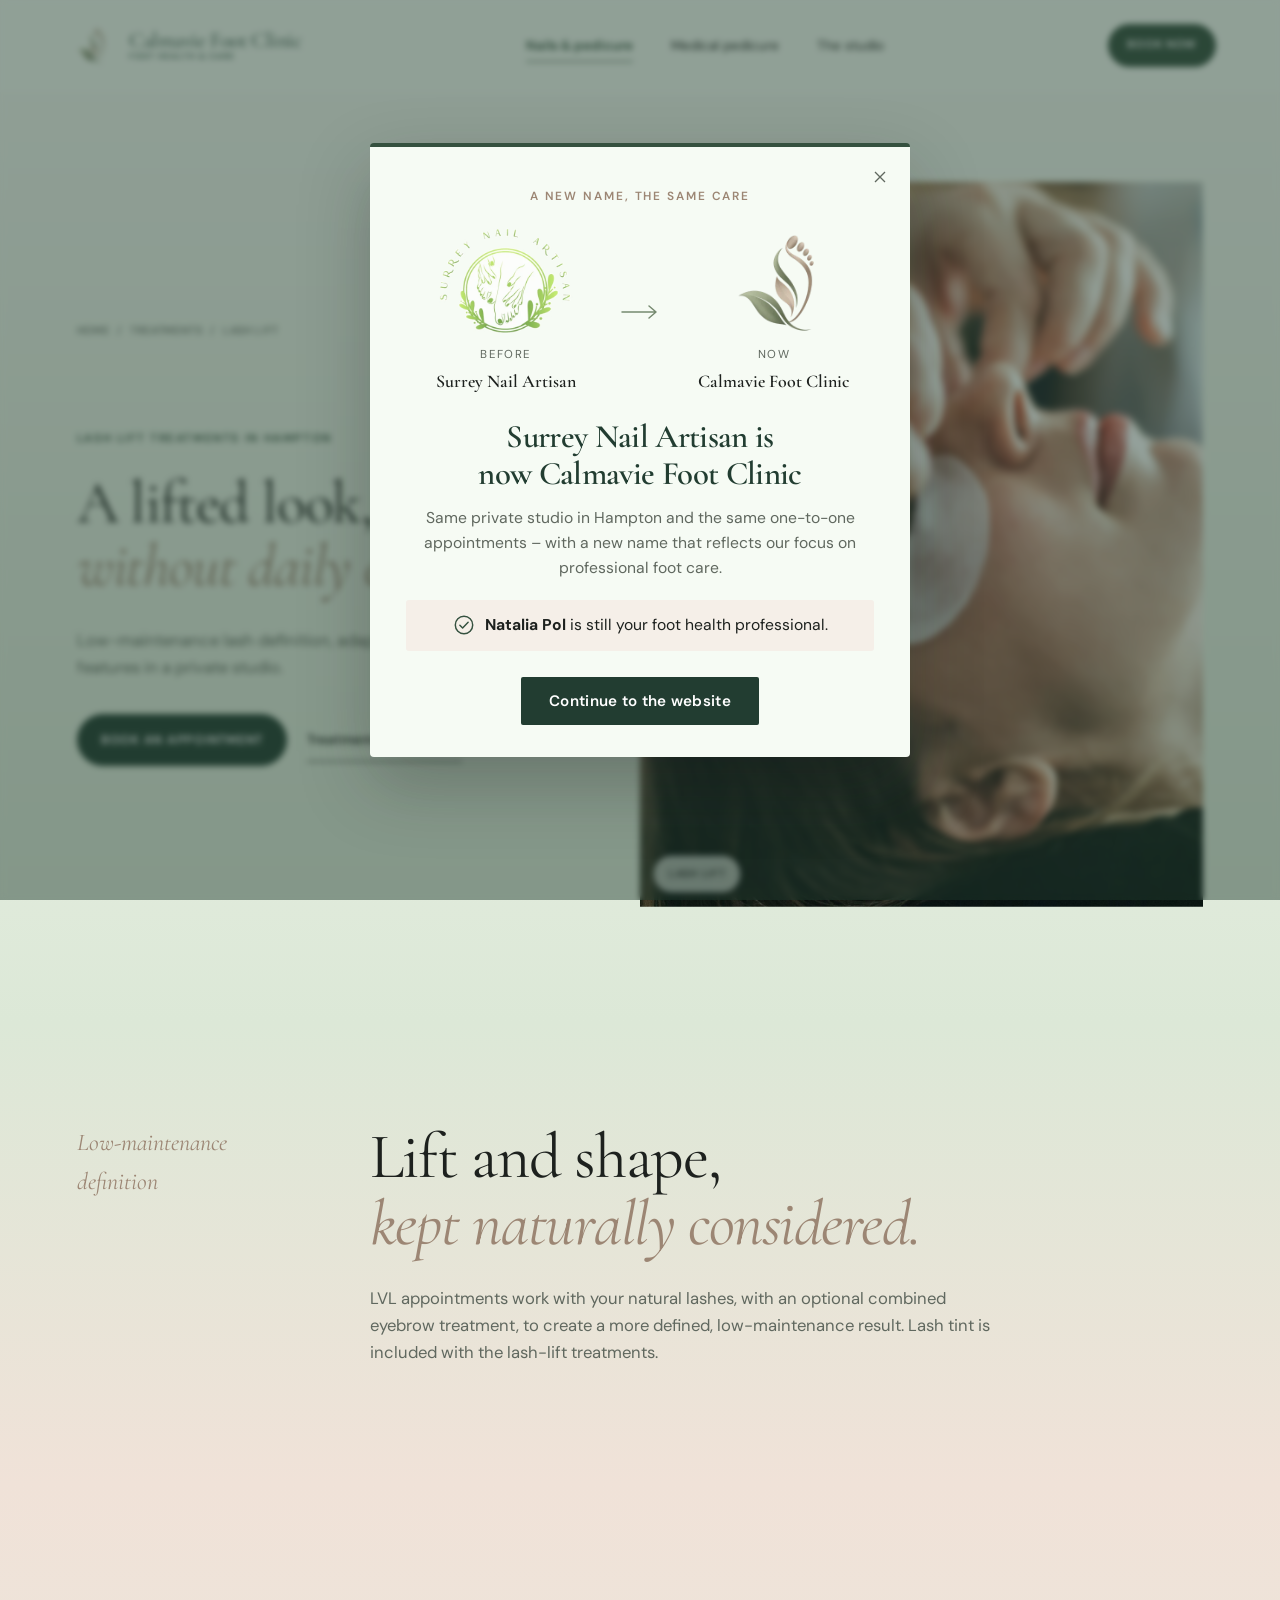
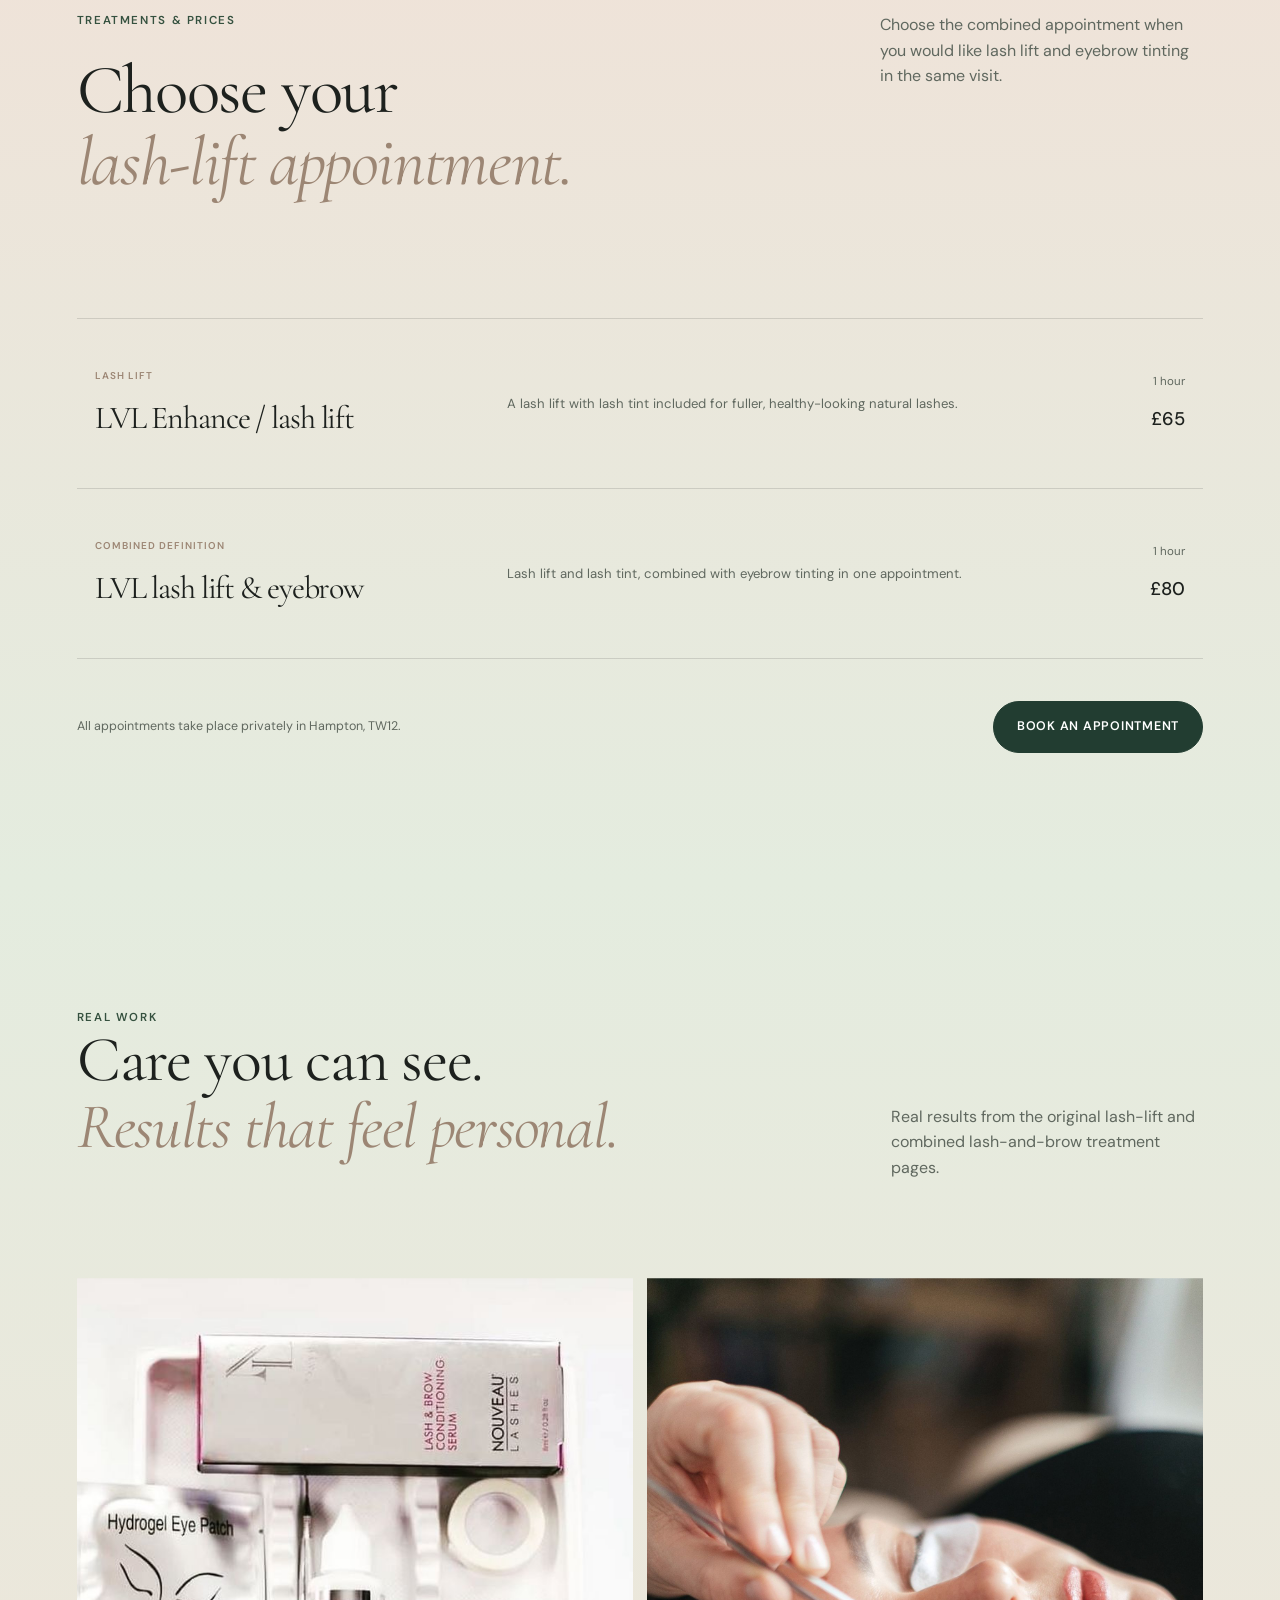
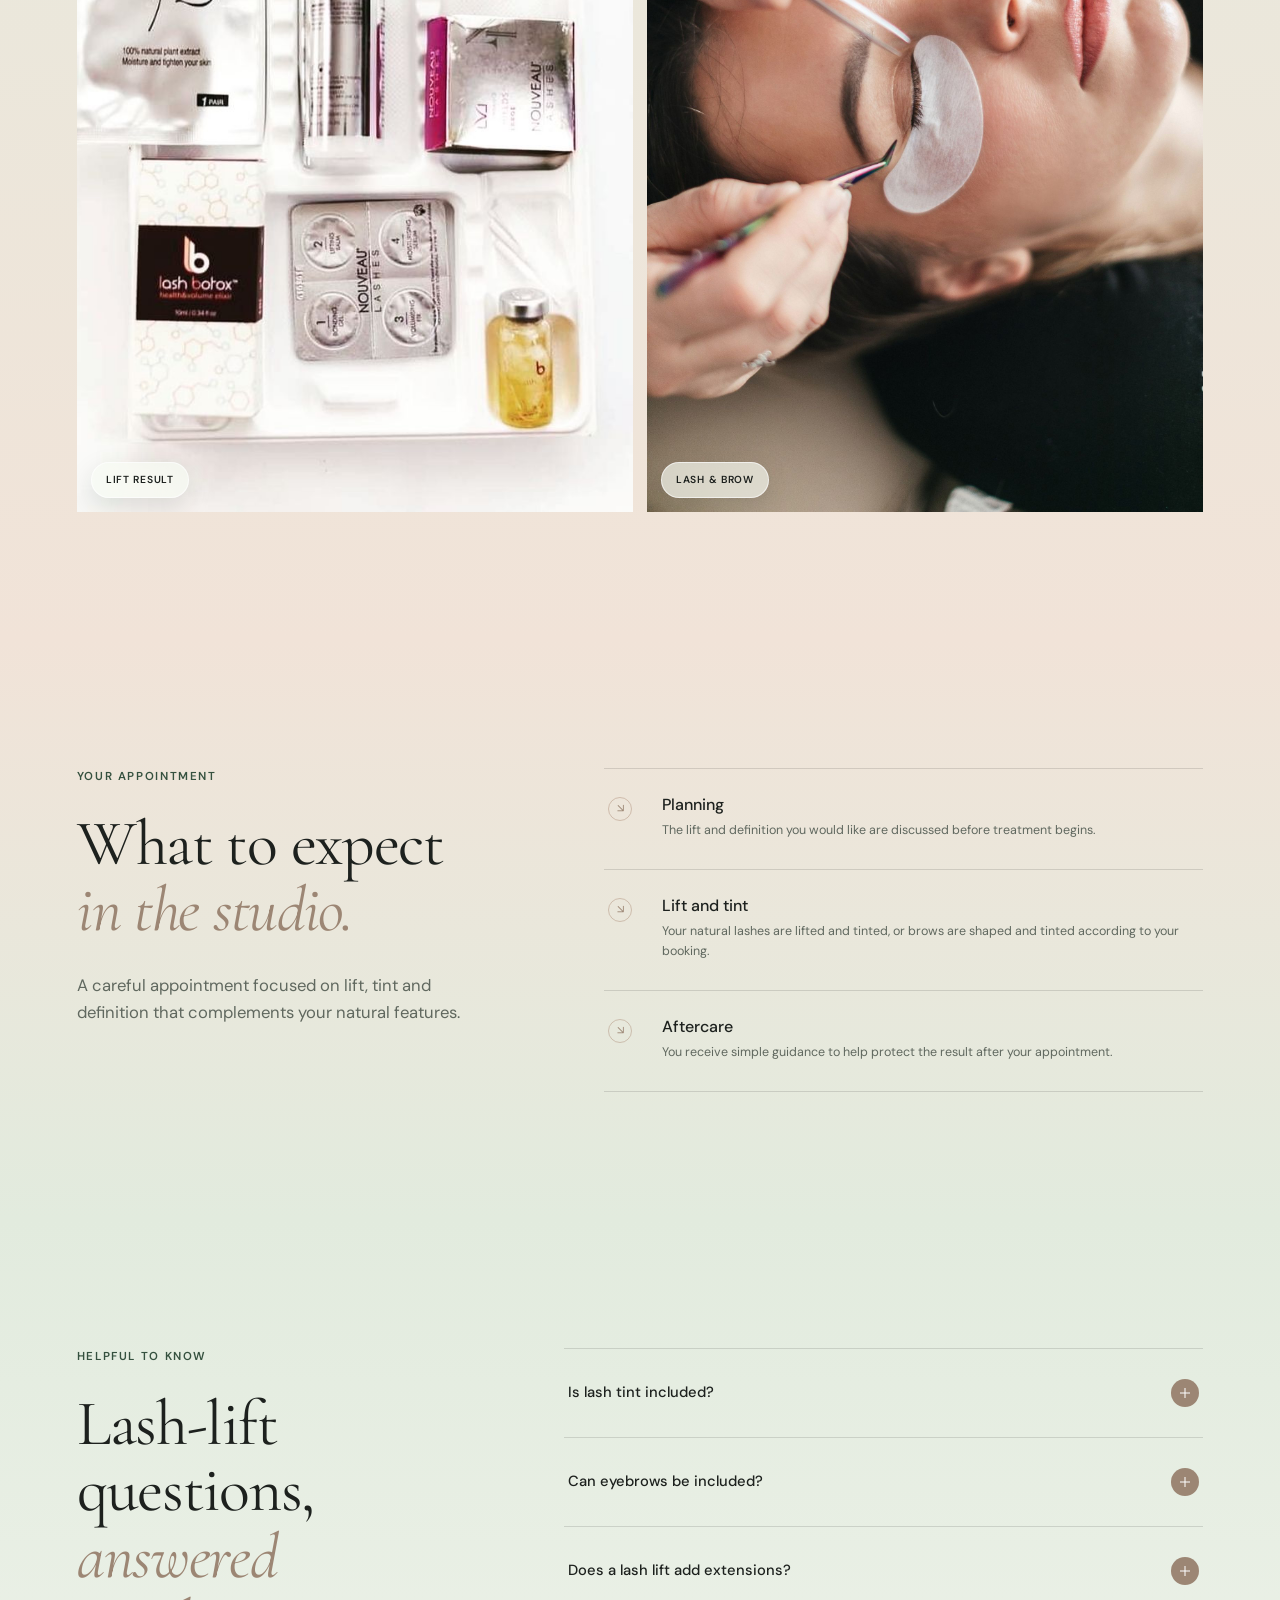
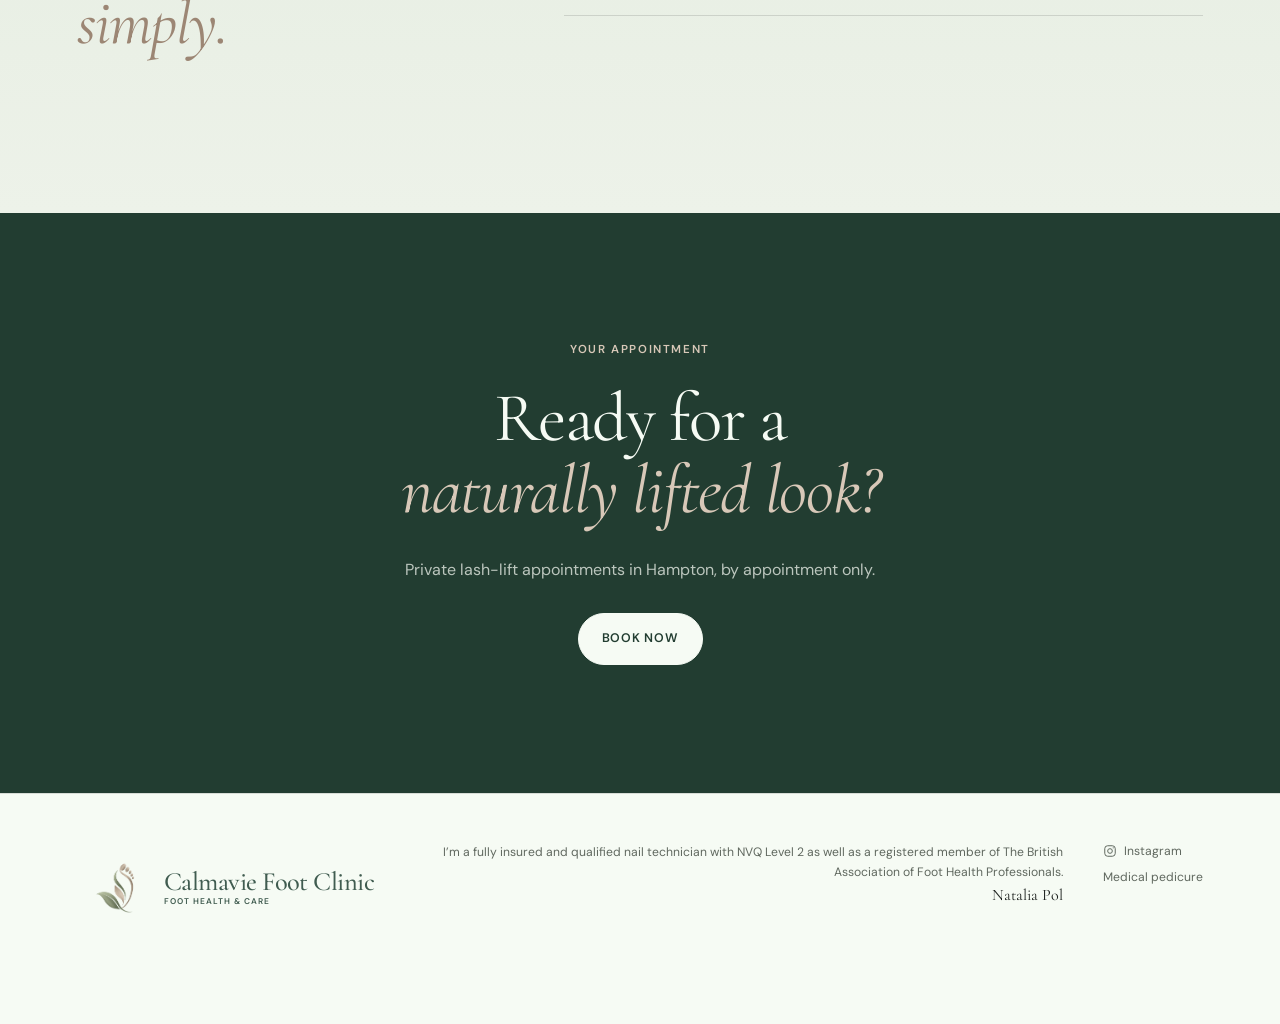
<file: public/lash-lift.html>
<!doctype html>
<html lang="en">
  <head>
    <meta charset="UTF-8">
    <meta name="viewport" content="width=device-width, initial-scale=1">
    <meta name="description" content="Private LVL lash lift appointments in Hampton, Surrey, with lash tint and an optional combined eyebrow treatment.">
    <meta name="robots" content="index, follow">
    <link rel="canonical" href="https://calmavieclinic.co.uk/lash-lift">
    <meta property="og:title" content="Lash Lift in Hampton | Calmavie Foot Clinic">
    <meta property="og:description" content="Private LVL lash lift appointments in Hampton, Surrey, with lash tint and an optional combined eyebrow treatment.">
    <meta property="og:type" content="website">
    <meta property="og:url" content="https://calmavieclinic.co.uk/lash-lift">
    <meta property="og:image" content="https://calmavieclinic.co.uk/assets/lash-lift.jpg">
    <meta property="og:site_name" content="Calmavie Foot Clinic">
    <meta name="twitter:card" content="summary_large_image">
    <meta name="twitter:title" content="Lash Lift in Hampton | Calmavie Foot Clinic">
    <meta name="twitter:description" content="Private LVL lash lift appointments in Hampton, Surrey, with lash tint and an optional combined eyebrow treatment.">
    <meta name="twitter:image" content="https://calmavieclinic.co.uk/assets/lash-lift.jpg">
    <title>Lash Lift in Hampton | Calmavie Foot Clinic</title>
    <link rel="icon" type="image/png" href="assets/calmavie-emblem.png">
    <link rel="apple-touch-icon" href="assets/calmavie-emblem.png">
    <link rel="preconnect" href="https://fonts.googleapis.com">
    <link rel="preconnect" href="https://fonts.gstatic.com" crossorigin>
    <link href="https://fonts.googleapis.com/css2?family=Cormorant+Garamond:ital,wght@0,400;1,400&family=DM+Sans:wght@400;500;600&display=swap" rel="stylesheet">
    <link rel="stylesheet" href="styles.css">
    <script src="tracking.js"></script>
    <script src="script.js" defer></script>
    <script type="application/ld+json">{
      "@context": "https://schema.org",
      "@type": "Service",
      "name": "Lash lift treatments",
      "description": "Private LVL lash lift appointments in Hampton, Surrey, with an optional combined eyebrow treatment.",
      "url": "https://calmavieclinic.co.uk/lash-lift",
      "image": "https://calmavieclinic.co.uk/assets/lash-lift.jpg",
      "areaServed": {
            "@type": "Place",
            "name": "Hampton, Surrey"
      },
      "provider": {
            "@type": "BeautySalon",
            "name": "Calmavie Foot Clinic",
            "address": {
                  "@type": "PostalAddress",
                  "streetAddress": "Gander Green Crescent",
                  "addressLocality": "Hampton",
                  "postalCode": "TW12 2FA",
                  "addressCountry": "GB"
            }
      },
      "hasOfferCatalog": {
            "@type": "OfferCatalog",
            "name": "Lash lift treatments appointments",
            "itemListElement": [
                  {
                        "@type": "Offer",
                        "price": "65",
                        "priceCurrency": "GBP",
                        "itemOffered": {
                              "@type": "Service",
                              "name": "LVL Enhance / lash lift",
                              "duration": "PT1H"
                        }
                  },
                  {
                        "@type": "Offer",
                        "price": "80",
                        "priceCurrency": "GBP",
                        "itemOffered": {
                              "@type": "Service",
                              "name": "LVL lash lift & eyebrow",
                              "duration": "PT1H"
                        }
                  }
            ]
      }
}</script>
  </head>
  <body class="treatment-detail-page">
    <a class="skip-link" href="#main">Skip to content</a>

    <header class="site-header" data-header>
      <a class="brand calmavie-brand" href="index.html" aria-label="Calmavie Foot Clinic home">
        <img class="calmavie-mark" src="assets/calmavie-emblem.png" alt="">
        <span class="calmavie-wordmark"><strong>Calmavie Foot Clinic</strong><small>Foot health &amp; care</small></span>
      </a>
      <nav class="desktop-nav" aria-label="Main navigation">
        <a class="nav-highlight" href="index.html#nail-care" aria-current="page">Nails &amp; pedicure</a>
        <a href="index.html#medical-care">Medical pedicure</a>
        <a href="index.html#studio">The studio</a>
      </nav>
      <div class="header-actions">
        <a class="button button-small" href="https://book.gettimely.com/richmondbeautytherapist/book/embed?location=288017&amp;staff=665857&amp;client-login=true">Book now</a>
        <button class="menu-toggle" type="button" aria-expanded="false" aria-controls="mobile-menu" aria-label="Open menu">
          <span></span><span></span>
        </button>
      </div>
      <nav class="mobile-menu" id="mobile-menu" aria-label="Mobile navigation" hidden>
        <a href="index.html#nail-care">Nails &amp; pedicure</a>
        <a href="index.html#medical-care">Medical pedicure</a>
        <a href="index.html#studio">The studio</a>
        <a href="https://book.gettimely.com/richmondbeautytherapist/book/embed?location=288017&amp;staff=665857&amp;client-login=true">Book an appointment</a>
      </nav>
    </header>

    <main id="main">
      <section class="treatment-hero" aria-labelledby="lash-lift-title">
        <div class="treatment-hero-copy">
          <nav class="breadcrumbs" aria-label="Breadcrumb">
            <a href="index.html">Home</a><span aria-hidden="true">/</span><a href="index.html#nail-care">Treatments</a><span aria-hidden="true">/</span><span aria-current="page">Lash lift</span>
          </nav>
          <p class="eyebrow">Lash lift treatments in Hampton</p>
          <h1 id="lash-lift-title">A lifted look,<br><em>without daily effort.</em></h1>
          <p class="lead">Low-maintenance lash definition, adapted to your natural features in a private studio.</p>
          <div class="button-row">
            <a class="button button-dark" href="https://book.gettimely.com/richmondbeautytherapist/book/embed?location=288017&amp;staff=665857&amp;client-login=true">Book an appointment</a>
            <a class="text-link" href="#treatments-prices">Treatments &amp; prices <span aria-hidden="true">↓</span></a>
          </div>
        </div>
        <figure class="treatment-hero-media" data-source-page="https://calmavieclinic.co.uk/procedure/lvl-enhance-lash-lift">
          <img src="assets/lash-lift.jpg" alt="LVL lash lift result at Calmavie Foot Clinic in Hampton">
          <figcaption>Lash lift</figcaption>
        </figure>
      </section>

      <section class="treatment-intro section-pad" aria-labelledby="lash-lift-intro-title">
        <p class="script-label">Low-maintenance definition</p>
        <div>
          <h2 id="lash-lift-intro-title">Lift and shape,<br><em>kept naturally considered.</em></h2>
          <p class="lead">LVL appointments work with your natural lashes, with an optional combined eyebrow treatment, to create a more defined, low-maintenance result. Lash tint is included with the lash-lift treatments.</p>
        </div>
      </section>

      <section class="category-menu section-pad" id="treatments-prices" aria-labelledby="lash-lift-prices-title">
        <div class="section-heading treatment-section-heading">
          <div>
            <p class="eyebrow">Treatments &amp; prices</p>
            <h2 id="lash-lift-prices-title">Choose your<br><em>lash-lift appointment.</em></h2>
          </div>
          <p>Choose the combined appointment when you would like lash lift and eyebrow tinting in the same visit.</p>
        </div>
        <div class="category-treatment-list">
          <article class="category-treatment-card">
            <div class="category-treatment-heading">
              <p class="card-label">Lash lift</p>
              <h3>LVL Enhance / lash lift</h3>
              
            </div>
            <p>A lash lift with lash tint included for fuller, healthy-looking natural lashes.</p>
            <div class="category-treatment-meta"><span>1 hour</span><strong>£65</strong></div>
          </article>
          <article class="category-treatment-card">
            <div class="category-treatment-heading">
              <p class="card-label">Combined definition</p>
              <h3>LVL lash lift &amp; eyebrow</h3>
              
            </div>
            <p>Lash lift and lash tint, combined with eyebrow tinting in one appointment.</p>
            <div class="category-treatment-meta"><span>1 hour</span><strong>£80</strong></div>
          </article>
        </div>
        <div class="category-menu-cta">
          <p>All appointments take place privately in Hampton, TW12.</p>
          <a class="button button-dark" href="https://book.gettimely.com/richmondbeautytherapist/book/embed?location=288017&amp;staff=665857&amp;client-login=true">Book an appointment</a>
        </div>
      </section>


      <section class="treatment-results section-pad" aria-labelledby="lash-lift-results-title">
        <div class="showcase-heading treatment-results-heading">
          <div>
            <p class="eyebrow">Real work</p>
            <h2 id="lash-lift-results-title">Care you can see.<br><em>Results that feel personal.</em></h2>
          </div>
          <p>Real results from the original lash-lift and combined lash-and-brow treatment pages.</p>
        </div>
        <div class="treatment-results-grid treatment-results-grid-two">
          <figure class="treatment-result-main" data-source-page="https://calmavieclinic.co.uk/procedure/lvl-enhance-lash-lift">
            <img src="assets/lash-lift-result.jpg" alt="Natural lash lift result at Calmavie Foot Clinic">
            <figcaption>Lift result</figcaption>
          </figure>
          <figure data-source-page="https://calmavieclinic.co.uk/procedure/lvl-enhance-lashlift-eyebrow">
            <img src="assets/lash-brow-combination.jpg" alt="Combined lash lift and eyebrow treatment result">
            <figcaption>Lash &amp; brow</figcaption>
          </figure>
        </div>
      </section>


      <section class="treatment-experience section-pad" aria-labelledby="lash-lift-experience-title">
        <div>
          <p class="eyebrow">Your appointment</p>
          <h2 id="lash-lift-experience-title">What to expect<br><em>in the studio.</em></h2>
          <p class="lead">A careful appointment focused on lift, tint and definition that complements your natural features.</p>
        </div>
        <ol class="treatment-experience-steps">
          <li>
            <span class="step-icon" aria-hidden="true"></span>
            <div><h3>Planning</h3><p>The lift and definition you would like are discussed before treatment begins.</p></div>
          </li>
          <li>
            <span class="step-icon" aria-hidden="true"></span>
            <div><h3>Lift and tint</h3><p>Your natural lashes are lifted and tinted, or brows are shaped and tinted according to your booking.</p></div>
          </li>
          <li>
            <span class="step-icon" aria-hidden="true"></span>
            <div><h3>Aftercare</h3><p>You receive simple guidance to help protect the result after your appointment.</p></div>
          </li>
        </ol>
      </section>

      <section class="treatment-faq section-pad" aria-labelledby="lash-lift-faq-title">
        <div class="treatment-faq-heading">
          <p class="eyebrow">Helpful to know</p>
          <h2 id="lash-lift-faq-title">Lash-lift questions,<br><em>answered simply.</em></h2>
        </div>
        <div class="treatment-faq-list">
          <details>
            <summary>Is lash tint included?<span aria-hidden="true"></span></summary>
            <p>Yes. Lash tint is included with the LVL Enhance lash-lift appointments.</p>
          </details>
          <details>
            <summary>Can eyebrows be included?<span aria-hidden="true"></span></summary>
            <p>Yes. Choose the lash lift and eyebrow appointment when you would like eyebrow tinting included.</p>
          </details>
          <details>
            <summary>Does a lash lift add extensions?<span aria-hidden="true"></span></summary>
            <p>No. A lash lift works with your natural lashes and does not add extensions.</p>
          </details>
        </div>
      </section>

      <section class="booking-panel section-pad">
        <p class="eyebrow">Your appointment</p>
        <h2>Ready for a<br><em>naturally lifted look?</em></h2>
        <p>Private lash-lift appointments in Hampton, by appointment only.</p>
        <a class="button button-light" href="https://book.gettimely.com/richmondbeautytherapist/book/embed?location=288017&amp;staff=665857&amp;client-login=true">Book now</a>
      </section>
    </main>

    <footer class="site-footer home-footer">
      <a class="footer-brand calmavie-footer-brand" href="index.html" aria-label="Calmavie Foot Clinic home">
        <img class="calmavie-mark" src="assets/calmavie-emblem.png" alt="">
        <span class="calmavie-wordmark"><strong>Calmavie Foot Clinic</strong><small>Foot health &amp; care</small></span>
      </a>
      <div class="footer-credentials">
        <p>I&rsquo;m a fully insured and qualified nail technician with NVQ Level 2 as well as a registered member of The British Association of Foot Health Professionals.</p>
        <p class="footer-signature">Natalia Pol</p>
      </div>
      <div class="footer-links">
        <a class="instagram-link" href="https://www.instagram.com/surreynailartisan/">
          <svg class="instagram-icon" viewBox="0 0 24 24" aria-hidden="true" focusable="false">
            <rect x="3" y="3" width="18" height="18" rx="5"></rect>
            <circle cx="12" cy="12" r="4"></circle>
            <circle class="instagram-icon-dot" cx="17.5" cy="6.5" r="1"></circle>
          </svg>
          <span>Instagram</span>
        </a>
        <a href="index.html#medical-care">Medical pedicure</a>
      </div>
    </footer>

    <div class="mobile-book" aria-label="Quick booking">
      <span>Private appointments in Hampton</span>
      <a href="https://book.gettimely.com/richmondbeautytherapist/book/embed?location=288017&amp;staff=665857&amp;client-login=true">Book now</a>
    </div>
  </body>
</html>
</file>
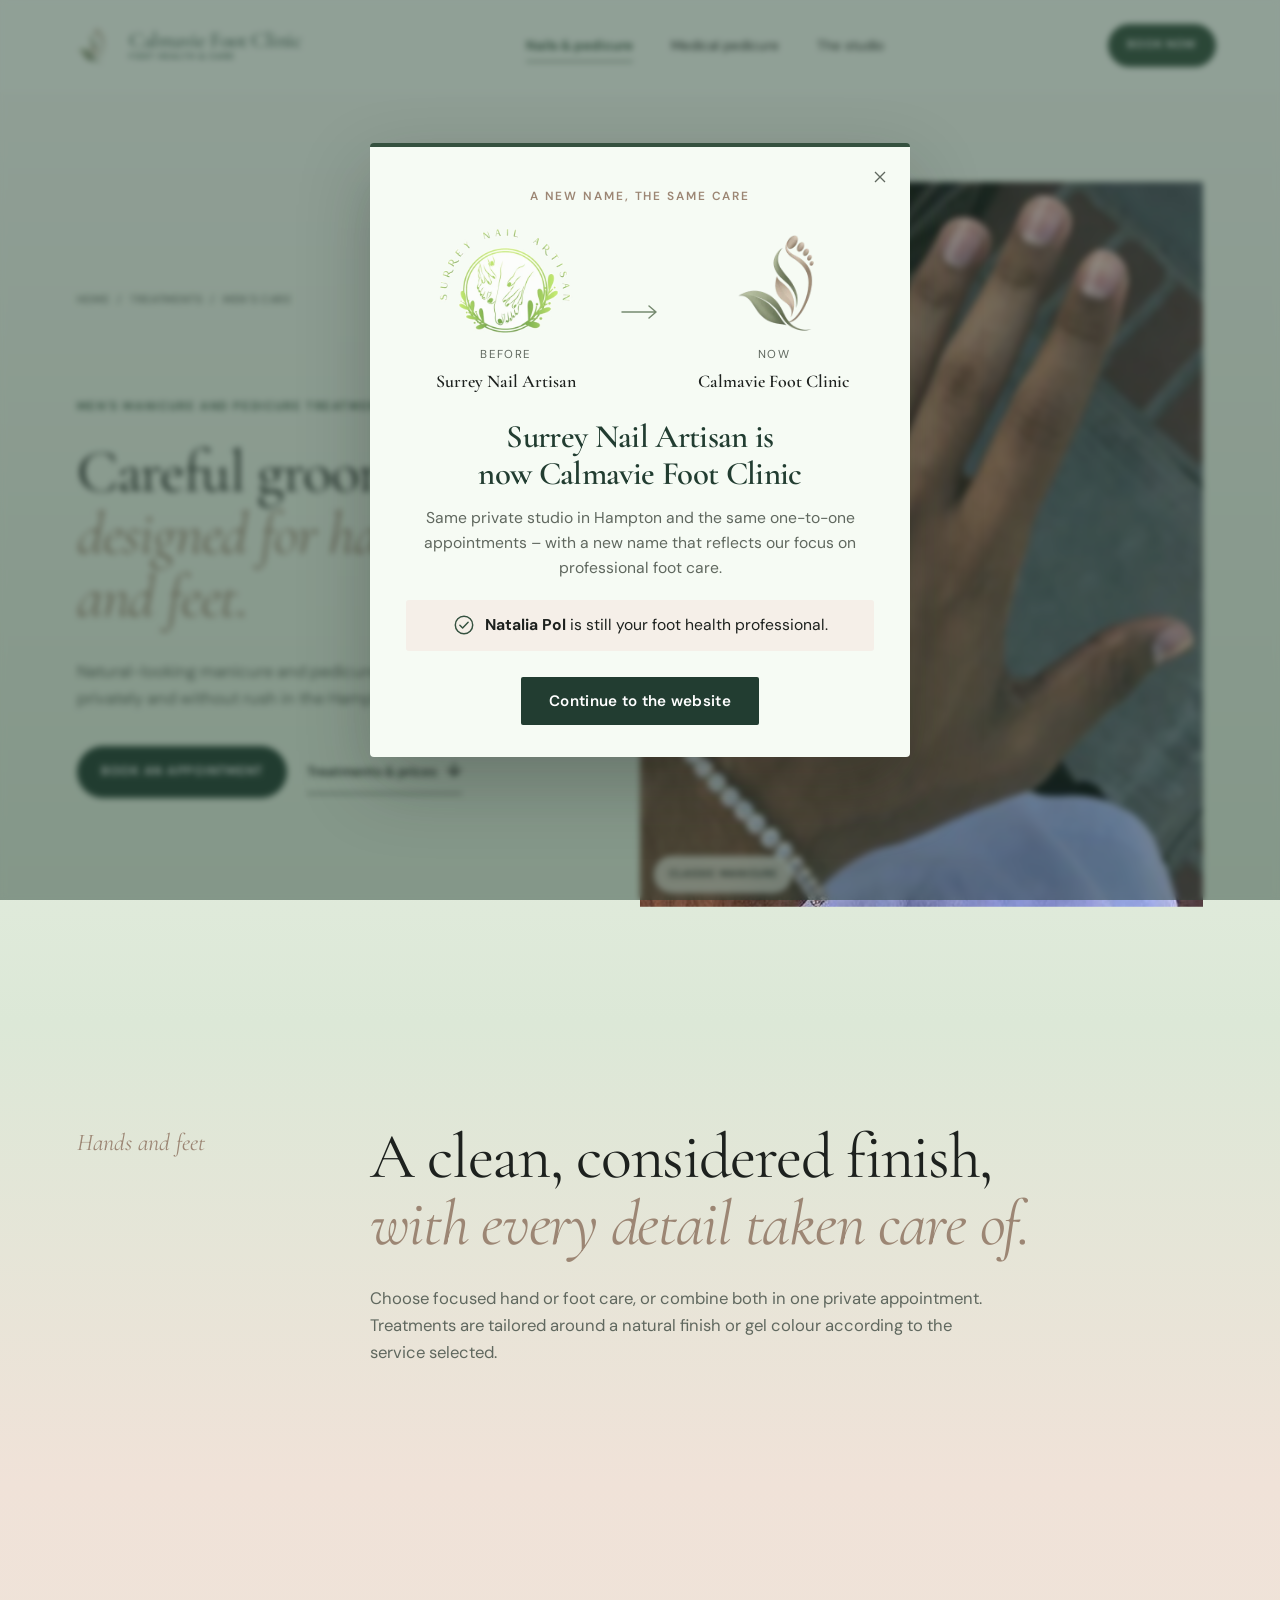
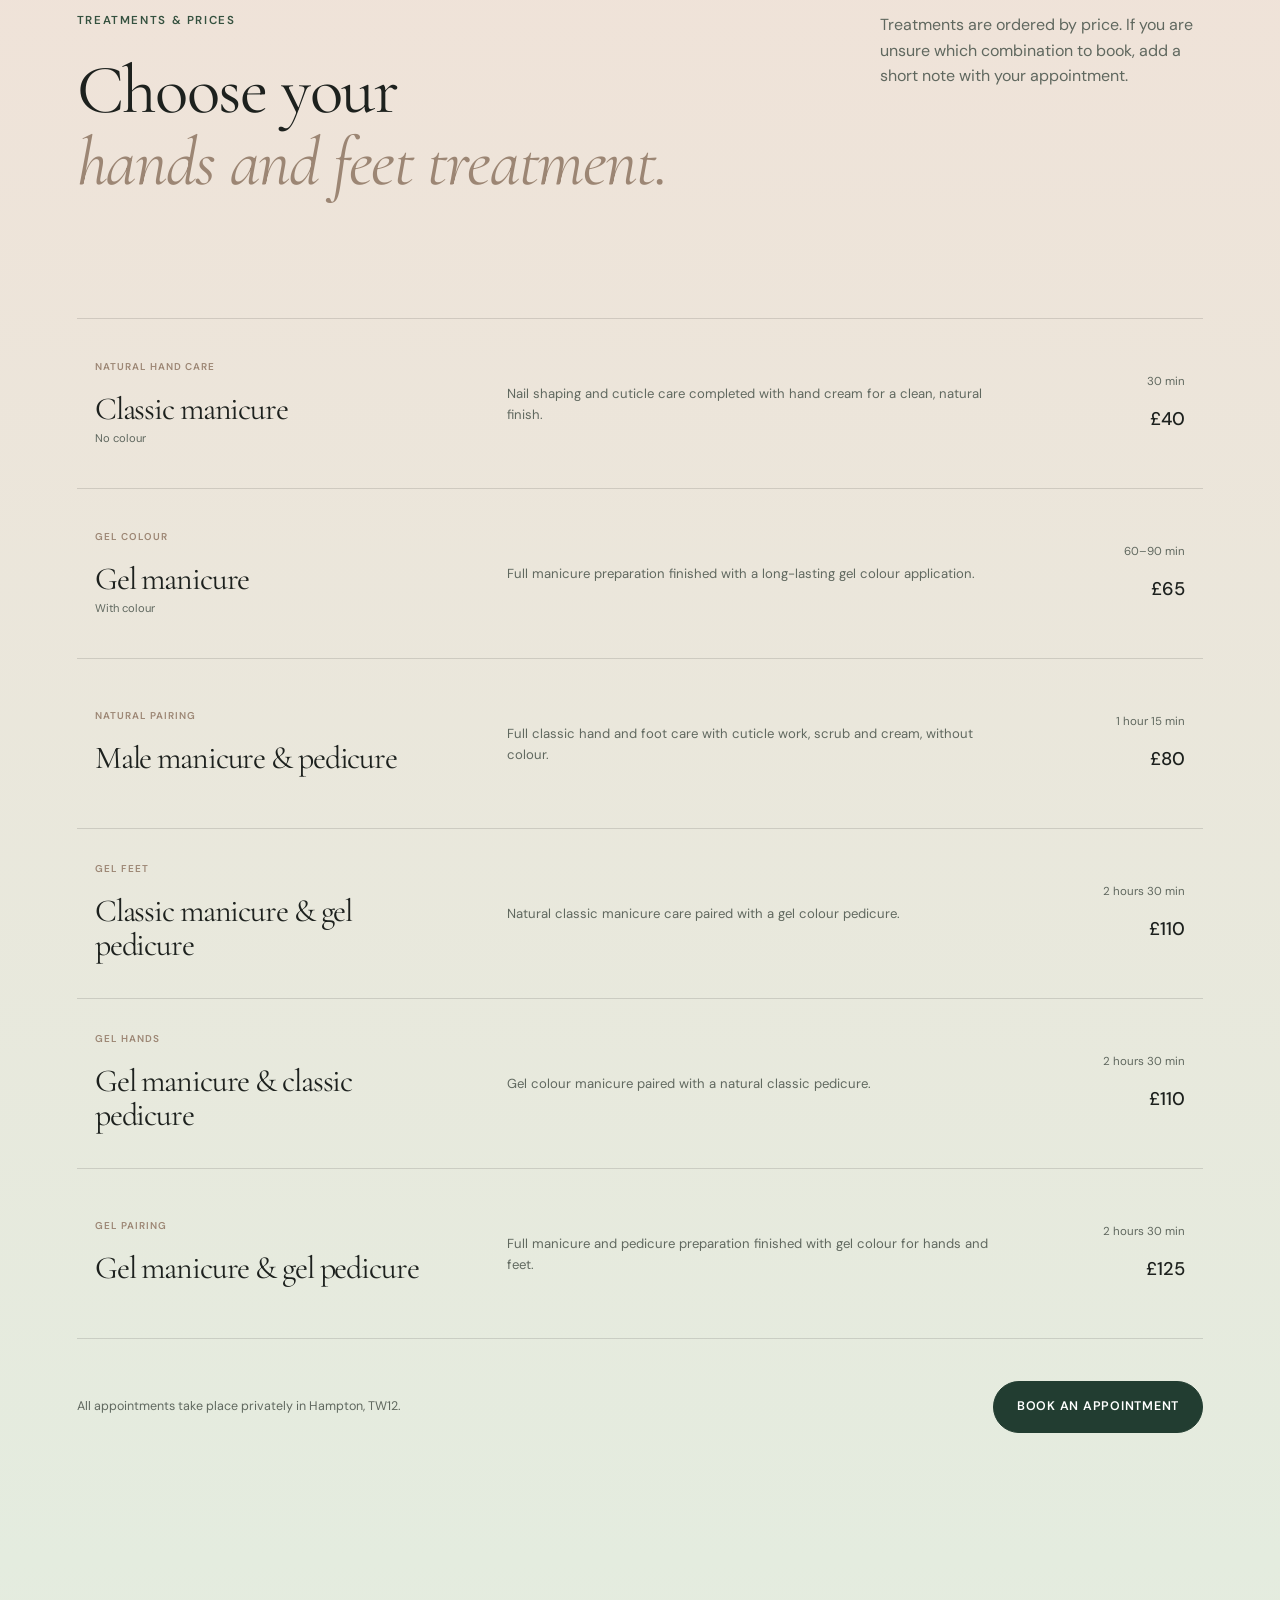
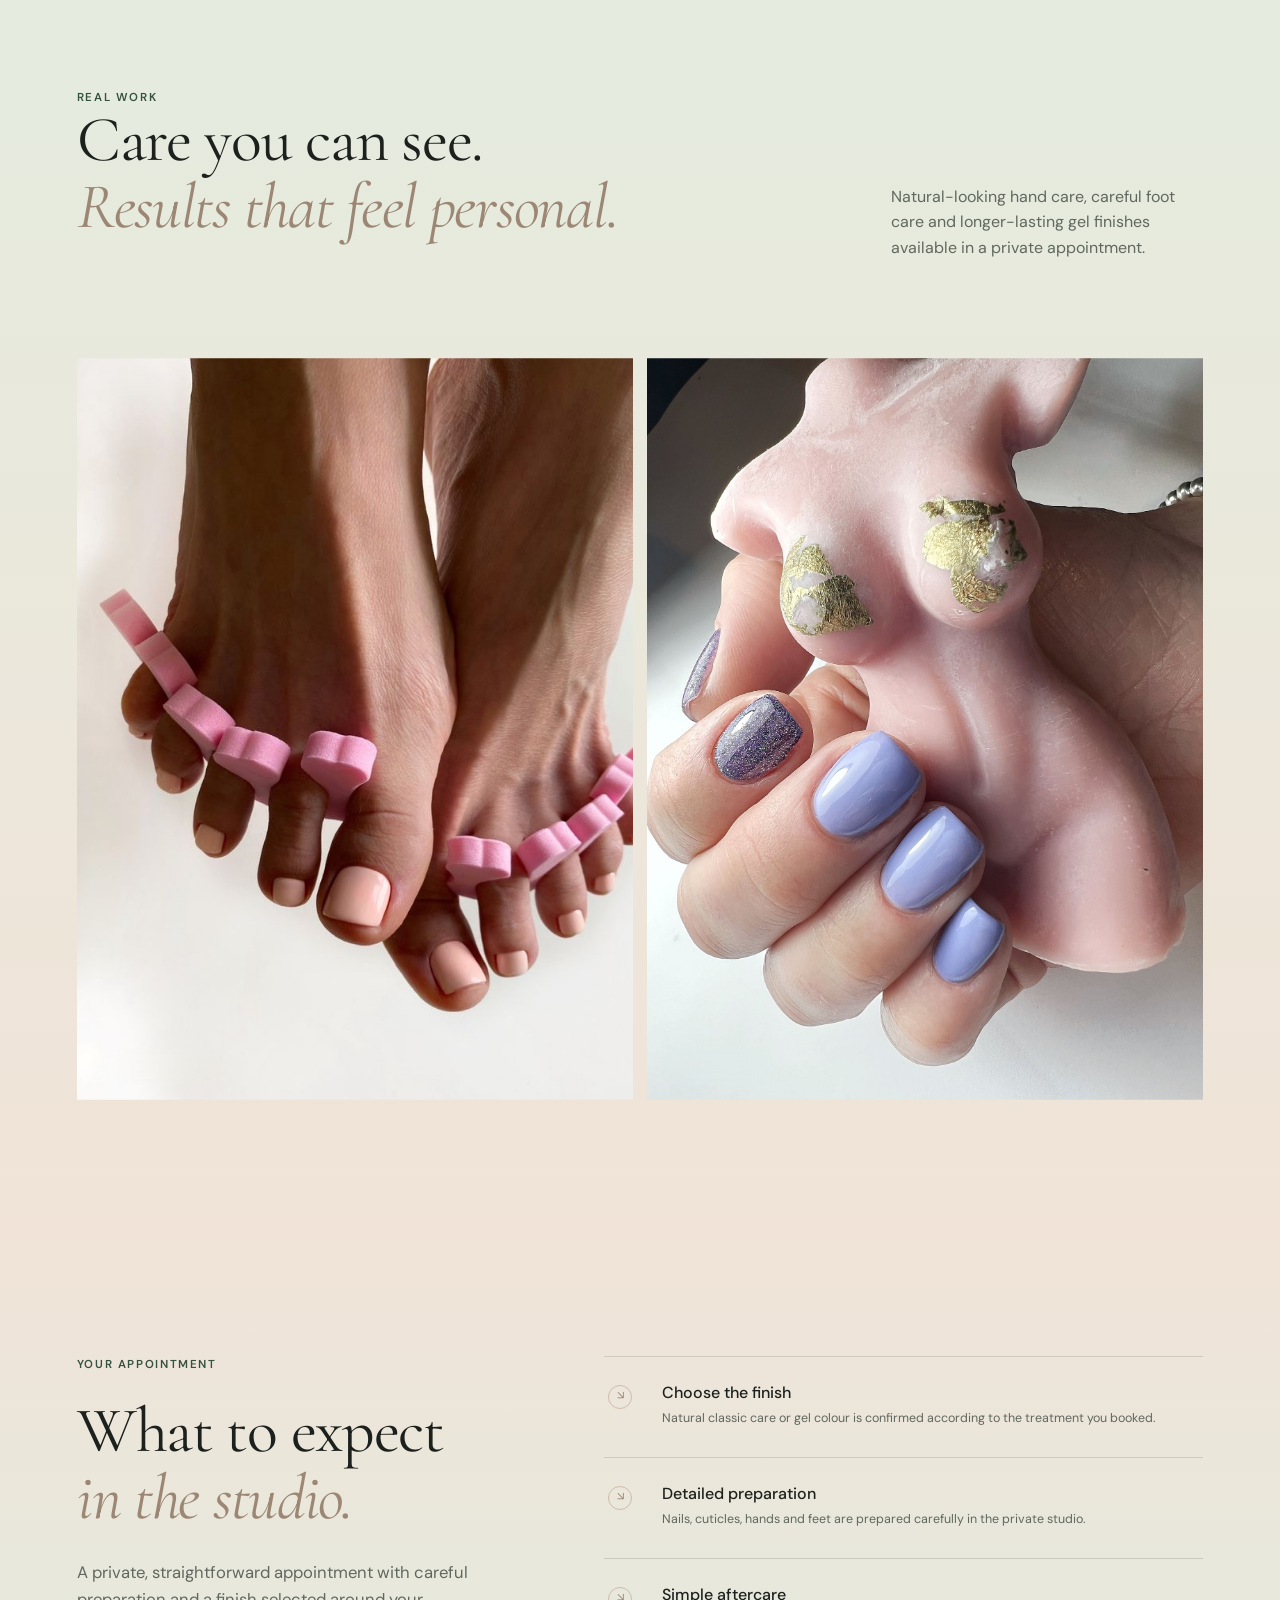
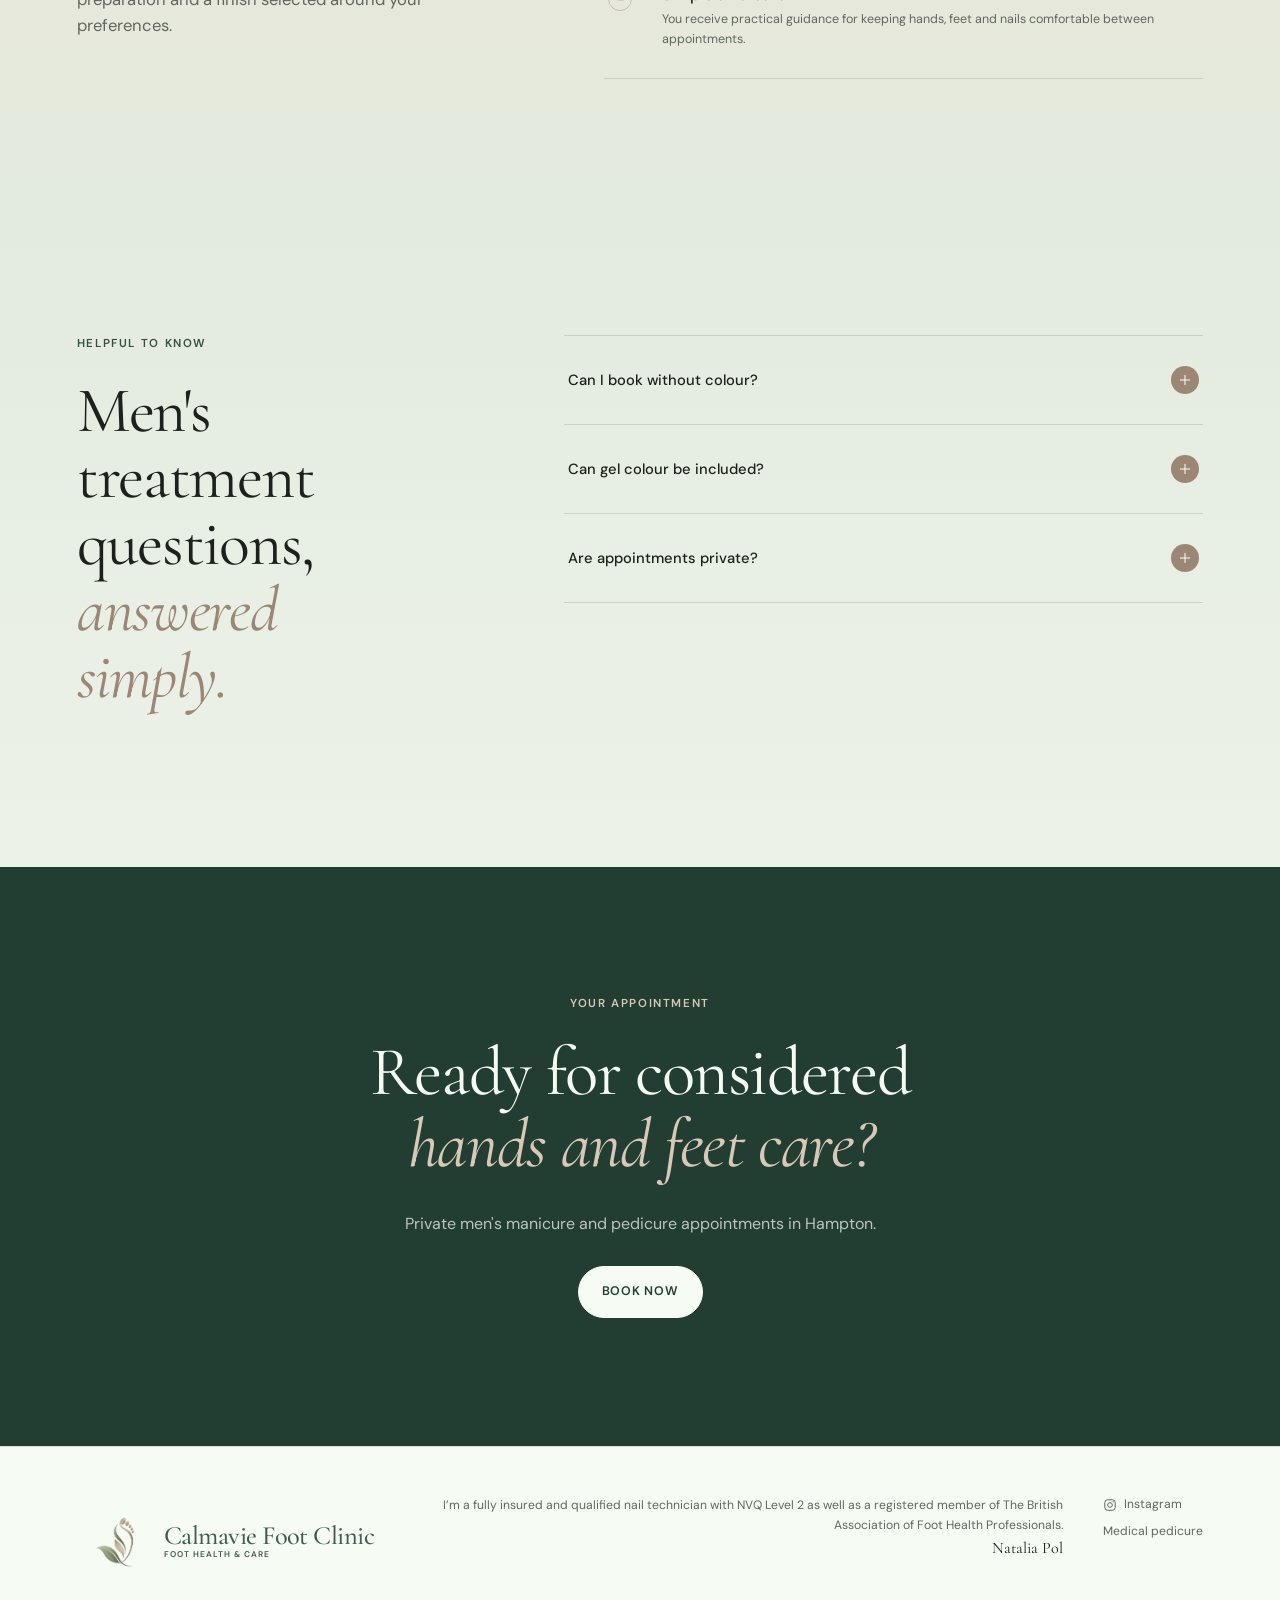
<file: public/male-hands-feet-treatment.html>
<!doctype html>
<html lang="en">
  <head>
    <meta charset="UTF-8">
    <meta name="viewport" content="width=device-width, initial-scale=1">
    <meta name="description" content="Private men's manicure and pedicure treatments in Hampton, including classic and gel hand and foot care.">
    <meta name="robots" content="index, follow">
    <link rel="canonical" href="https://calmavieclinic.co.uk/male-hands-feet-treatment">
    <meta property="og:title" content="Men's Manicure &amp; Pedicure in Hampton | Calmavie Foot Clinic">
    <meta property="og:description" content="Private men's manicure and pedicure treatments in Hampton, including classic and gel hand and foot care.">
    <meta property="og:type" content="website">
    <meta property="og:url" content="https://calmavieclinic.co.uk/male-hands-feet-treatment">
    <meta property="og:image" content="https://calmavieclinic.co.uk/assets/packages-mens.jpg">
    <meta property="og:site_name" content="Calmavie Foot Clinic">
    <meta name="twitter:card" content="summary_large_image">
    <meta name="twitter:title" content="Men's Manicure &amp; Pedicure in Hampton | Calmavie Foot Clinic">
    <meta name="twitter:description" content="Private men's manicure and pedicure treatments in Hampton, including classic and gel hand and foot care.">
    <meta name="twitter:image" content="https://calmavieclinic.co.uk/assets/packages-mens.jpg">
    <title>Men's Manicure &amp; Pedicure in Hampton | Calmavie Foot Clinic</title>
    <link rel="icon" type="image/png" href="assets/calmavie-emblem.png">
    <link rel="apple-touch-icon" href="assets/calmavie-emblem.png">
    <link rel="preconnect" href="https://fonts.googleapis.com">
    <link rel="preconnect" href="https://fonts.gstatic.com" crossorigin>
    <link href="https://fonts.googleapis.com/css2?family=Cormorant+Garamond:ital,wght@0,400;1,400&family=DM+Sans:wght@400;500;600&display=swap" rel="stylesheet">
    <link rel="stylesheet" href="styles.css">
    <script src="tracking.js"></script>
    <script src="script.js" defer></script>
    <script type="application/ld+json">{
      "@context": "https://schema.org",
      "@type": "Service",
      "name": "Men's manicure and pedicure treatments",
      "description": "Private one-to-one manicure and pedicure appointments for men in Hampton, Surrey.",
      "url": "https://calmavieclinic.co.uk/male-hands-feet-treatment",
      "image": "https://calmavieclinic.co.uk/assets/packages-mens.jpg",
      "areaServed": {
            "@type": "Place",
            "name": "Hampton, Surrey"
      },
      "provider": {
            "@type": "BeautySalon",
            "name": "Calmavie Foot Clinic",
            "address": {
                  "@type": "PostalAddress",
                  "streetAddress": "Gander Green Crescent",
                  "addressLocality": "Hampton",
                  "postalCode": "TW12 2FA",
                  "addressCountry": "GB"
            }
      },
      "hasOfferCatalog": {
            "@type": "OfferCatalog",
            "name": "Men's manicure and pedicure treatments appointments",
            "itemListElement": [
                  {
                        "@type": "Offer",
                        "price": "40",
                        "priceCurrency": "GBP",
                        "itemOffered": {
                              "@type": "Service",
                              "name": "Classic manicure",
                              "duration": "PT30M"
                        }
                  },
                  {
                        "@type": "Offer",
                        "price": "65",
                        "priceCurrency": "GBP",
                        "itemOffered": {
                              "@type": "Service",
                              "name": "Gel manicure"
                        }
                  },
                  {
                        "@type": "Offer",
                        "price": "80",
                        "priceCurrency": "GBP",
                        "itemOffered": {
                              "@type": "Service",
                              "name": "Male manicure & pedicure",
                              "duration": "PT1H15M"
                        }
                  },
                  {
                        "@type": "Offer",
                        "price": "110",
                        "priceCurrency": "GBP",
                        "itemOffered": {
                              "@type": "Service",
                              "name": "Classic manicure & gel pedicure",
                              "duration": "PT2H30M"
                        }
                  },
                  {
                        "@type": "Offer",
                        "price": "110",
                        "priceCurrency": "GBP",
                        "itemOffered": {
                              "@type": "Service",
                              "name": "Gel manicure & classic pedicure",
                              "duration": "PT2H30M"
                        }
                  },
                  {
                        "@type": "Offer",
                        "price": "125",
                        "priceCurrency": "GBP",
                        "itemOffered": {
                              "@type": "Service",
                              "name": "Gel manicure & gel pedicure",
                              "duration": "PT2H30M"
                        }
                  }
            ]
      }
}</script>
  </head>
  <body class="treatment-detail-page">
    <a class="skip-link" href="#main">Skip to content</a>

    <header class="site-header" data-header>
      <a class="brand calmavie-brand" href="index.html" aria-label="Calmavie Foot Clinic home">
        <img class="calmavie-mark" src="assets/calmavie-emblem.png" alt="">
        <span class="calmavie-wordmark"><strong>Calmavie Foot Clinic</strong><small>Foot health &amp; care</small></span>
      </a>
      <nav class="desktop-nav" aria-label="Main navigation">
        <a class="nav-highlight" href="index.html#nail-care" aria-current="page">Nails &amp; pedicure</a>
        <a href="index.html#medical-care">Medical pedicure</a>
        <a href="index.html#studio">The studio</a>
      </nav>
      <div class="header-actions">
        <a class="button button-small" href="https://book.gettimely.com/richmondbeautytherapist/book/embed?location=288017&amp;staff=665857&amp;client-login=true">Book now</a>
        <button class="menu-toggle" type="button" aria-expanded="false" aria-controls="mobile-menu" aria-label="Open menu">
          <span></span><span></span>
        </button>
      </div>
      <nav class="mobile-menu" id="mobile-menu" aria-label="Mobile navigation" hidden>
        <a href="index.html#nail-care">Nails &amp; pedicure</a>
        <a href="index.html#medical-care">Medical pedicure</a>
        <a href="index.html#studio">The studio</a>
        <a href="https://book.gettimely.com/richmondbeautytherapist/book/embed?location=288017&amp;staff=665857&amp;client-login=true">Book an appointment</a>
      </nav>
    </header>

    <main id="main">
      <section class="treatment-hero" aria-labelledby="male-hands-feet-treatment-title">
        <div class="treatment-hero-copy">
          <nav class="breadcrumbs" aria-label="Breadcrumb">
            <a href="index.html">Home</a><span aria-hidden="true">/</span><a href="index.html#nail-care">Treatments</a><span aria-hidden="true">/</span><span aria-current="page">Men's care</span>
          </nav>
          <p class="eyebrow">Men's manicure and pedicure treatments in Hampton</p>
          <h1 id="male-hands-feet-treatment-title">Careful grooming,<br><em>designed for hands and feet.</em></h1>
          <p class="lead">Natural-looking manicure and pedicure care, provided privately and without rush in the Hampton studio.</p>
          <div class="button-row">
            <a class="button button-dark" href="https://book.gettimely.com/richmondbeautytherapist/book/embed?location=288017&amp;staff=665857&amp;client-login=true">Book an appointment</a>
            <a class="text-link" href="#treatments-prices">Treatments &amp; prices <span aria-hidden="true">↓</span></a>
          </div>
        </div>
        <figure class="treatment-hero-media" data-source-page="https://calmavieclinic.co.uk/procedure/male-manicure-pedicure">
          <img src="assets/packages-mens.jpg" alt="Natural classic manicure result for a male client at Calmavie Foot Clinic">
          <figcaption>Classic manicure</figcaption>
        </figure>
      </section>

      <section class="treatment-intro section-pad" aria-labelledby="male-hands-feet-treatment-intro-title">
        <p class="script-label">Hands and feet</p>
        <div>
          <h2 id="male-hands-feet-treatment-intro-title">A clean, considered finish,<br><em>with every detail taken care of.</em></h2>
          <p class="lead">Choose focused hand or foot care, or combine both in one private appointment. Treatments are tailored around a natural finish or gel colour according to the service selected.</p>
        </div>
      </section>

      <section class="category-menu section-pad" id="treatments-prices" aria-labelledby="male-hands-feet-treatment-prices-title">
        <div class="section-heading treatment-section-heading">
          <div>
            <p class="eyebrow">Treatments &amp; prices</p>
            <h2 id="male-hands-feet-treatment-prices-title">Choose your<br><em>hands and feet treatment.</em></h2>
          </div>
          <p>Treatments are ordered by price. If you are unsure which combination to book, add a short note with your appointment.</p>
        </div>
        <div class="category-treatment-list">
          <article class="category-treatment-card">
            <div class="category-treatment-heading">
              <p class="card-label">Natural hand care</p>
              <h3>Classic manicure</h3>
              <small>No colour</small>
            </div>
            <p>Nail shaping and cuticle care completed with hand cream for a clean, natural finish.</p>
            <div class="category-treatment-meta"><span>30 min</span><strong>£40</strong></div>
          </article>
          <article class="category-treatment-card">
            <div class="category-treatment-heading">
              <p class="card-label">Gel colour</p>
              <h3>Gel manicure</h3>
              <small>With colour</small>
            </div>
            <p>Full manicure preparation finished with a long-lasting gel colour application.</p>
            <div class="category-treatment-meta"><span>60–90 min</span><strong>£65</strong></div>
          </article>
          <article class="category-treatment-card">
            <div class="category-treatment-heading">
              <p class="card-label">Natural pairing</p>
              <h3>Male manicure &amp; pedicure</h3>
              
            </div>
            <p>Full classic hand and foot care with cuticle work, scrub and cream, without colour.</p>
            <div class="category-treatment-meta"><span>1 hour 15 min</span><strong>£80</strong></div>
          </article>
          <article class="category-treatment-card">
            <div class="category-treatment-heading">
              <p class="card-label">Gel feet</p>
              <h3>Classic manicure &amp; gel pedicure</h3>
              
            </div>
            <p>Natural classic manicure care paired with a gel colour pedicure.</p>
            <div class="category-treatment-meta"><span>2 hours 30 min</span><strong>£110</strong></div>
          </article>
          <article class="category-treatment-card">
            <div class="category-treatment-heading">
              <p class="card-label">Gel hands</p>
              <h3>Gel manicure &amp; classic pedicure</h3>
              
            </div>
            <p>Gel colour manicure paired with a natural classic pedicure.</p>
            <div class="category-treatment-meta"><span>2 hours 30 min</span><strong>£110</strong></div>
          </article>
          <article class="category-treatment-card">
            <div class="category-treatment-heading">
              <p class="card-label">Gel pairing</p>
              <h3>Gel manicure &amp; gel pedicure</h3>
              
            </div>
            <p>Full manicure and pedicure preparation finished with gel colour for hands and feet.</p>
            <div class="category-treatment-meta"><span>2 hours 30 min</span><strong>£125</strong></div>
          </article>
        </div>
        <div class="category-menu-cta">
          <p>All appointments take place privately in Hampton, TW12.</p>
          <a class="button button-dark" href="https://book.gettimely.com/richmondbeautytherapist/book/embed?location=288017&amp;staff=665857&amp;client-login=true">Book an appointment</a>
        </div>
      </section>


      <section class="treatment-results section-pad" aria-labelledby="male-hands-feet-treatment-results-title">
        <div class="showcase-heading treatment-results-heading">
          <div>
            <p class="eyebrow">Real work</p>
            <h2 id="male-hands-feet-treatment-results-title">Care you can see.<br><em>Results that feel personal.</em></h2>
          </div>
          <p>Natural-looking hand care, careful foot care and longer-lasting gel finishes available in a private appointment.</p>
        </div>
        <div class="treatment-results-grid treatment-results-grid-two">
          <figure class="treatment-result-main" data-source-page="https://calmavieclinic.co.uk/procedure/classic-pedicure">
            <img src="assets/feet-classic-pedicure.jpg" alt="Classic pedicure result at Calmavie Foot Clinic">
            <figcaption>Classic pedicure</figcaption>
          </figure>
          <figure data-source-page="https://calmavieclinic.co.uk/procedure/gel-manicure-with-app">
            <img src="assets/hands-gel-manicure.jpg" alt="Gel manicure finish completed at Calmavie Foot Clinic">
            <figcaption>Gel manicure</figcaption>
          </figure>
        </div>
      </section>


      <section class="treatment-experience section-pad" aria-labelledby="male-hands-feet-treatment-experience-title">
        <div>
          <p class="eyebrow">Your appointment</p>
          <h2 id="male-hands-feet-treatment-experience-title">What to expect<br><em>in the studio.</em></h2>
          <p class="lead">A private, straightforward appointment with careful preparation and a finish selected around your preferences.</p>
        </div>
        <ol class="treatment-experience-steps">
          <li>
            <span class="step-icon" aria-hidden="true"></span>
            <div><h3>Choose the finish</h3><p>Natural classic care or gel colour is confirmed according to the treatment you booked.</p></div>
          </li>
          <li>
            <span class="step-icon" aria-hidden="true"></span>
            <div><h3>Detailed preparation</h3><p>Nails, cuticles, hands and feet are prepared carefully in the private studio.</p></div>
          </li>
          <li>
            <span class="step-icon" aria-hidden="true"></span>
            <div><h3>Simple aftercare</h3><p>You receive practical guidance for keeping hands, feet and nails comfortable between appointments.</p></div>
          </li>
        </ol>
      </section>

      <section class="treatment-faq section-pad" aria-labelledby="male-hands-feet-treatment-faq-title">
        <div class="treatment-faq-heading">
          <p class="eyebrow">Helpful to know</p>
          <h2 id="male-hands-feet-treatment-faq-title">Men's treatment questions,<br><em>answered simply.</em></h2>
        </div>
        <div class="treatment-faq-list">
          <details>
            <summary>Can I book without colour?<span aria-hidden="true"></span></summary>
            <p>Yes. Choose the classic manicure or the male manicure and pedicure for natural-looking care without colour.</p>
          </details>
          <details>
            <summary>Can gel colour be included?<span aria-hidden="true"></span></summary>
            <p>Yes. Gel manicure and gel pedicure options are available individually or as combined appointments.</p>
          </details>
          <details>
            <summary>Are appointments private?<span aria-hidden="true"></span></summary>
            <p>Yes. Every appointment takes place one-to-one in the private Hampton studio.</p>
          </details>
        </div>
      </section>

      <section class="booking-panel section-pad">
        <p class="eyebrow">Your appointment</p>
        <h2>Ready for considered<br><em>hands and feet care?</em></h2>
        <p>Private men's manicure and pedicure appointments in Hampton.</p>
        <a class="button button-light" href="https://book.gettimely.com/richmondbeautytherapist/book/embed?location=288017&amp;staff=665857&amp;client-login=true">Book now</a>
      </section>
    </main>

    <footer class="site-footer home-footer">
      <a class="footer-brand calmavie-footer-brand" href="index.html" aria-label="Calmavie Foot Clinic home">
        <img class="calmavie-mark" src="assets/calmavie-emblem.png" alt="">
        <span class="calmavie-wordmark"><strong>Calmavie Foot Clinic</strong><small>Foot health &amp; care</small></span>
      </a>
      <div class="footer-credentials">
        <p>I&rsquo;m a fully insured and qualified nail technician with NVQ Level 2 as well as a registered member of The British Association of Foot Health Professionals.</p>
        <p class="footer-signature">Natalia Pol</p>
      </div>
      <div class="footer-links">
        <a class="instagram-link" href="https://www.instagram.com/surreynailartisan/">
          <svg class="instagram-icon" viewBox="0 0 24 24" aria-hidden="true" focusable="false">
            <rect x="3" y="3" width="18" height="18" rx="5"></rect>
            <circle cx="12" cy="12" r="4"></circle>
            <circle class="instagram-icon-dot" cx="17.5" cy="6.5" r="1"></circle>
          </svg>
          <span>Instagram</span>
        </a>
        <a href="index.html#medical-care">Medical pedicure</a>
      </div>
    </footer>

    <div class="mobile-book" aria-label="Quick booking">
      <span>Private appointments in Hampton</span>
      <a href="https://book.gettimely.com/richmondbeautytherapist/book/embed?location=288017&amp;staff=665857&amp;client-login=true">Book now</a>
    </div>
  </body>
</html>
</file>
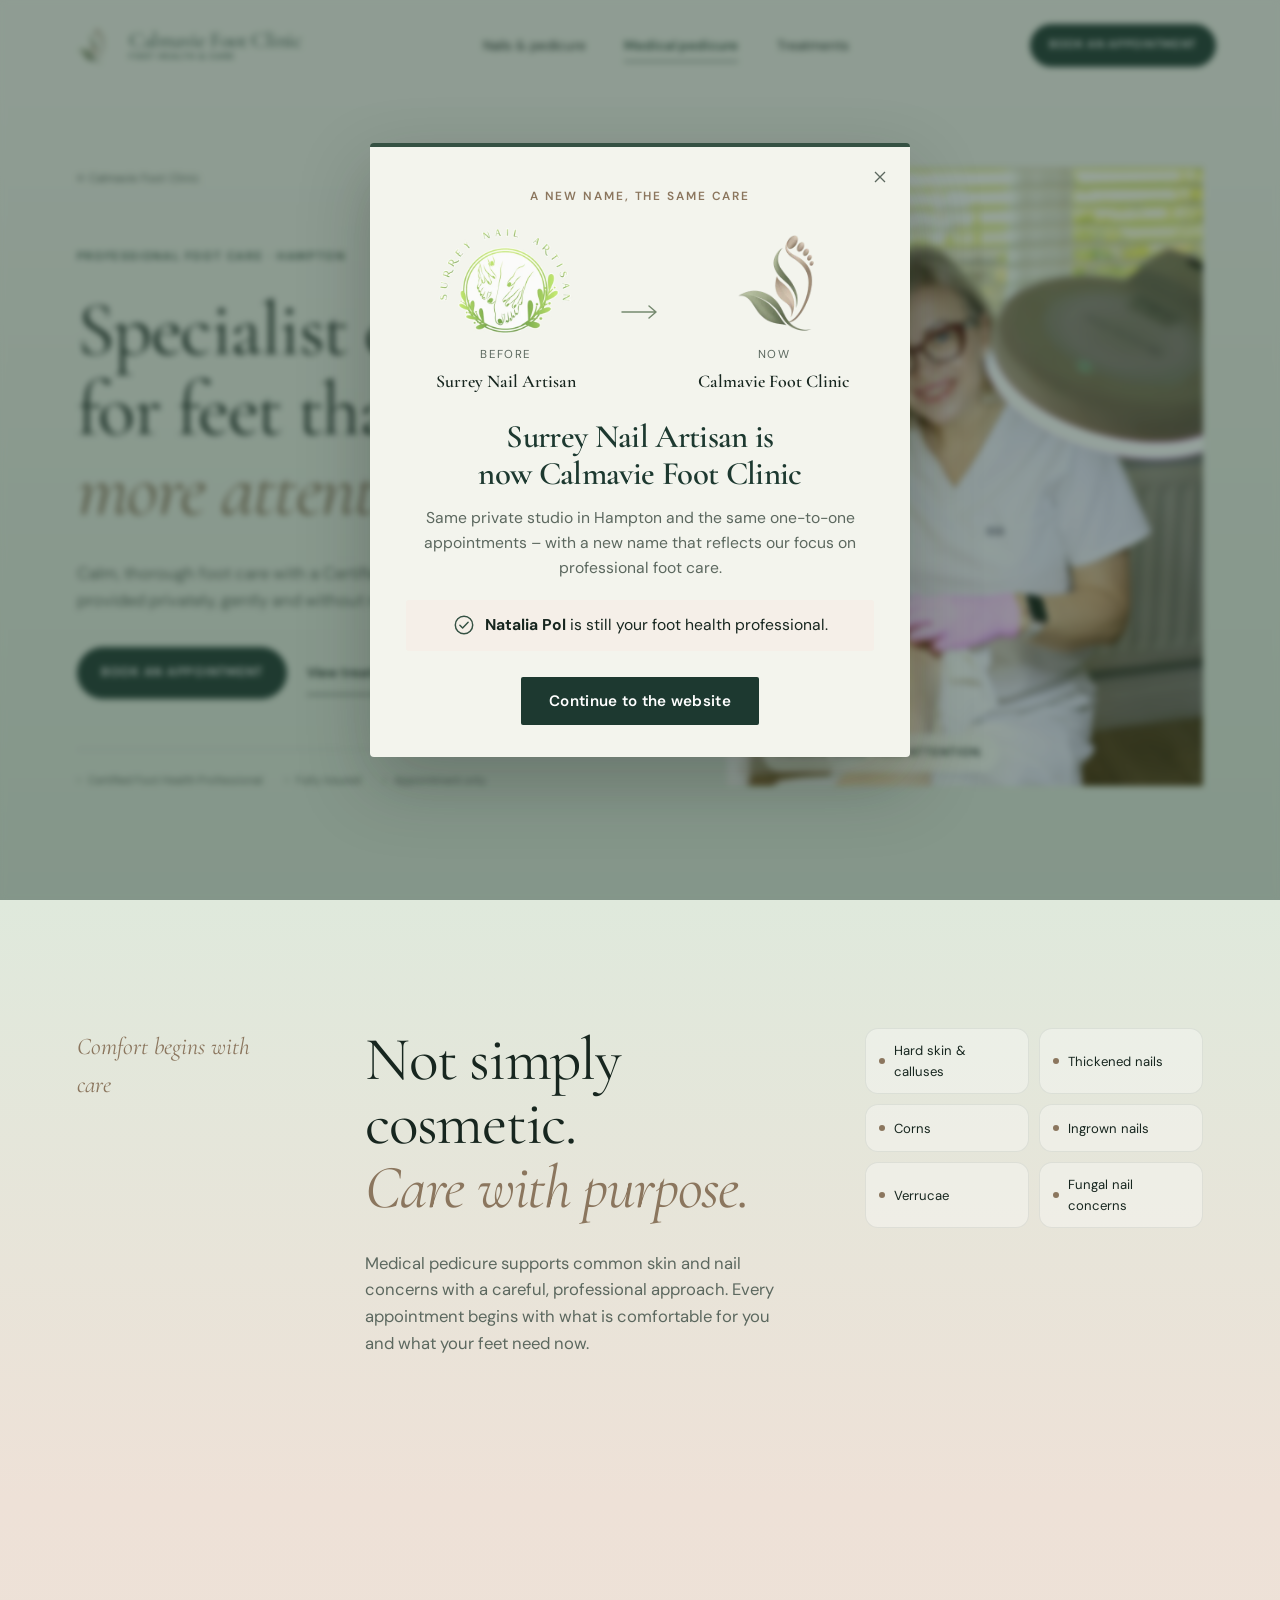
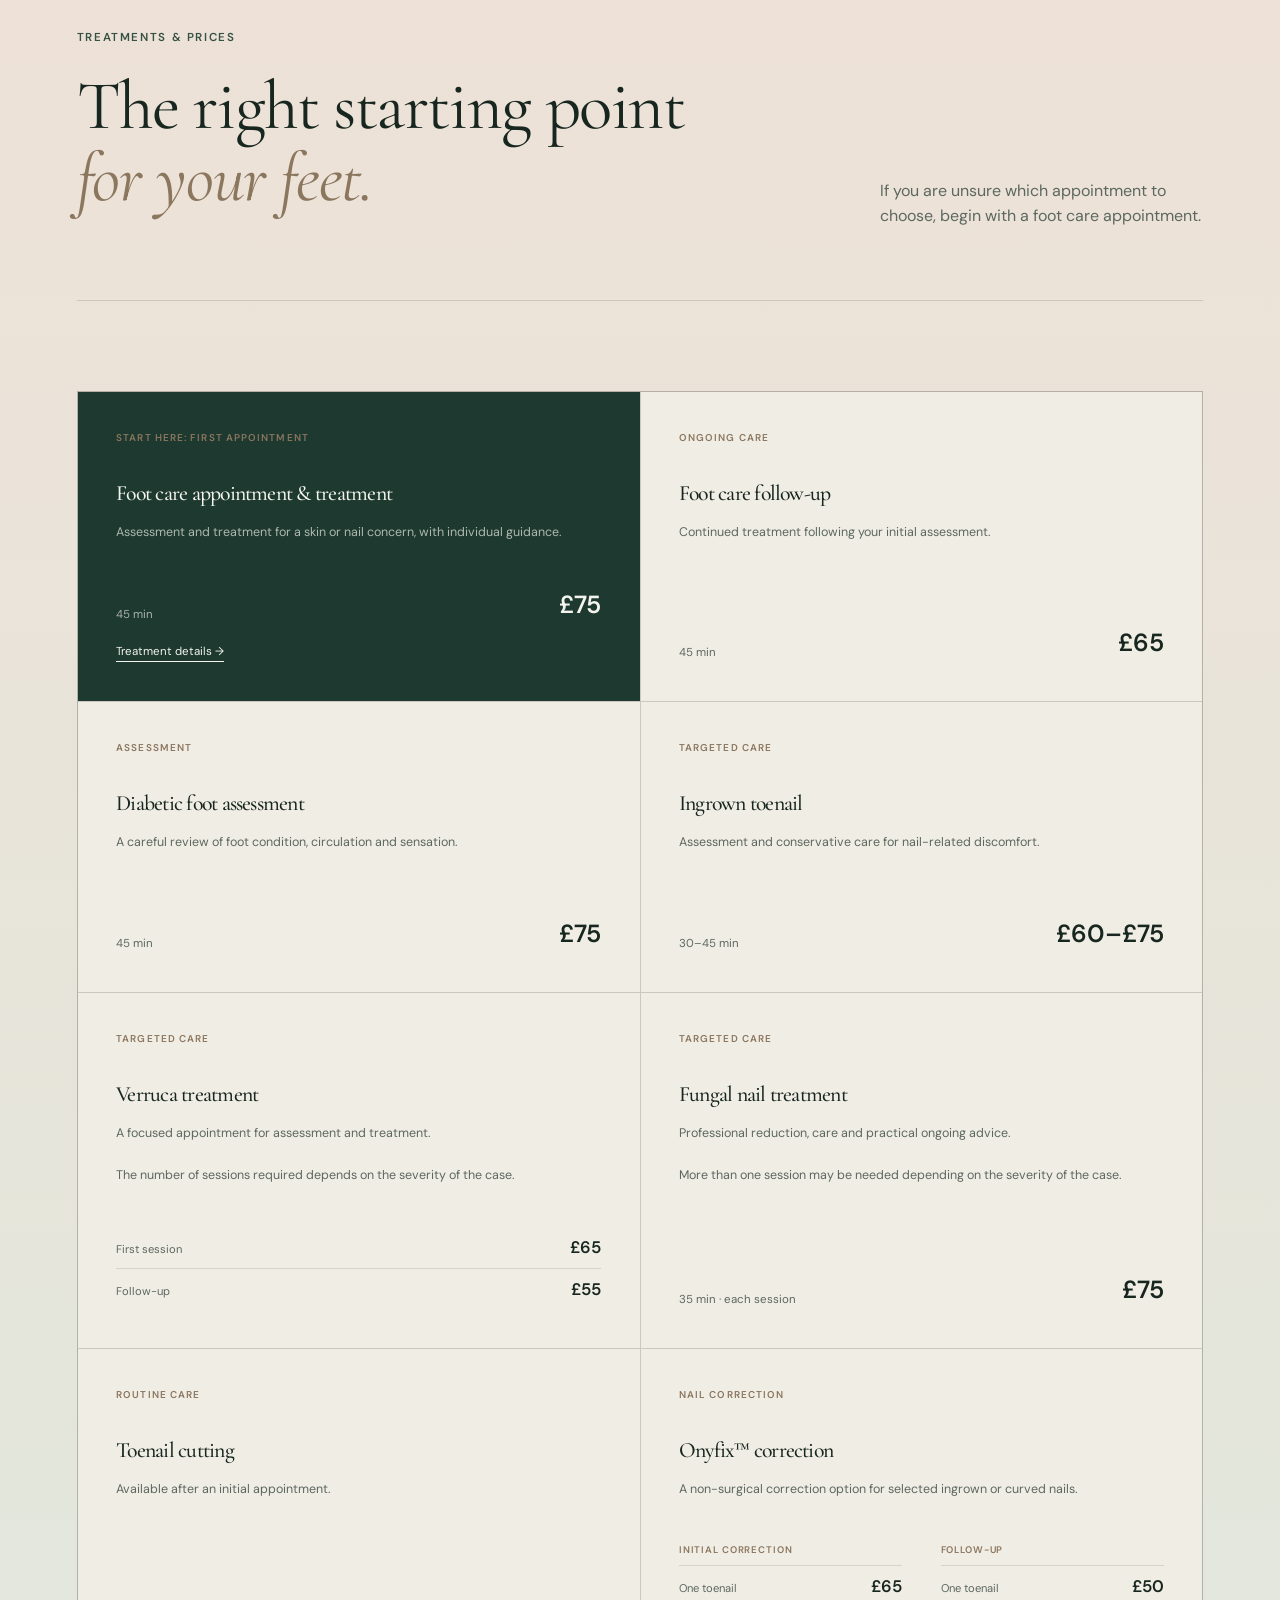
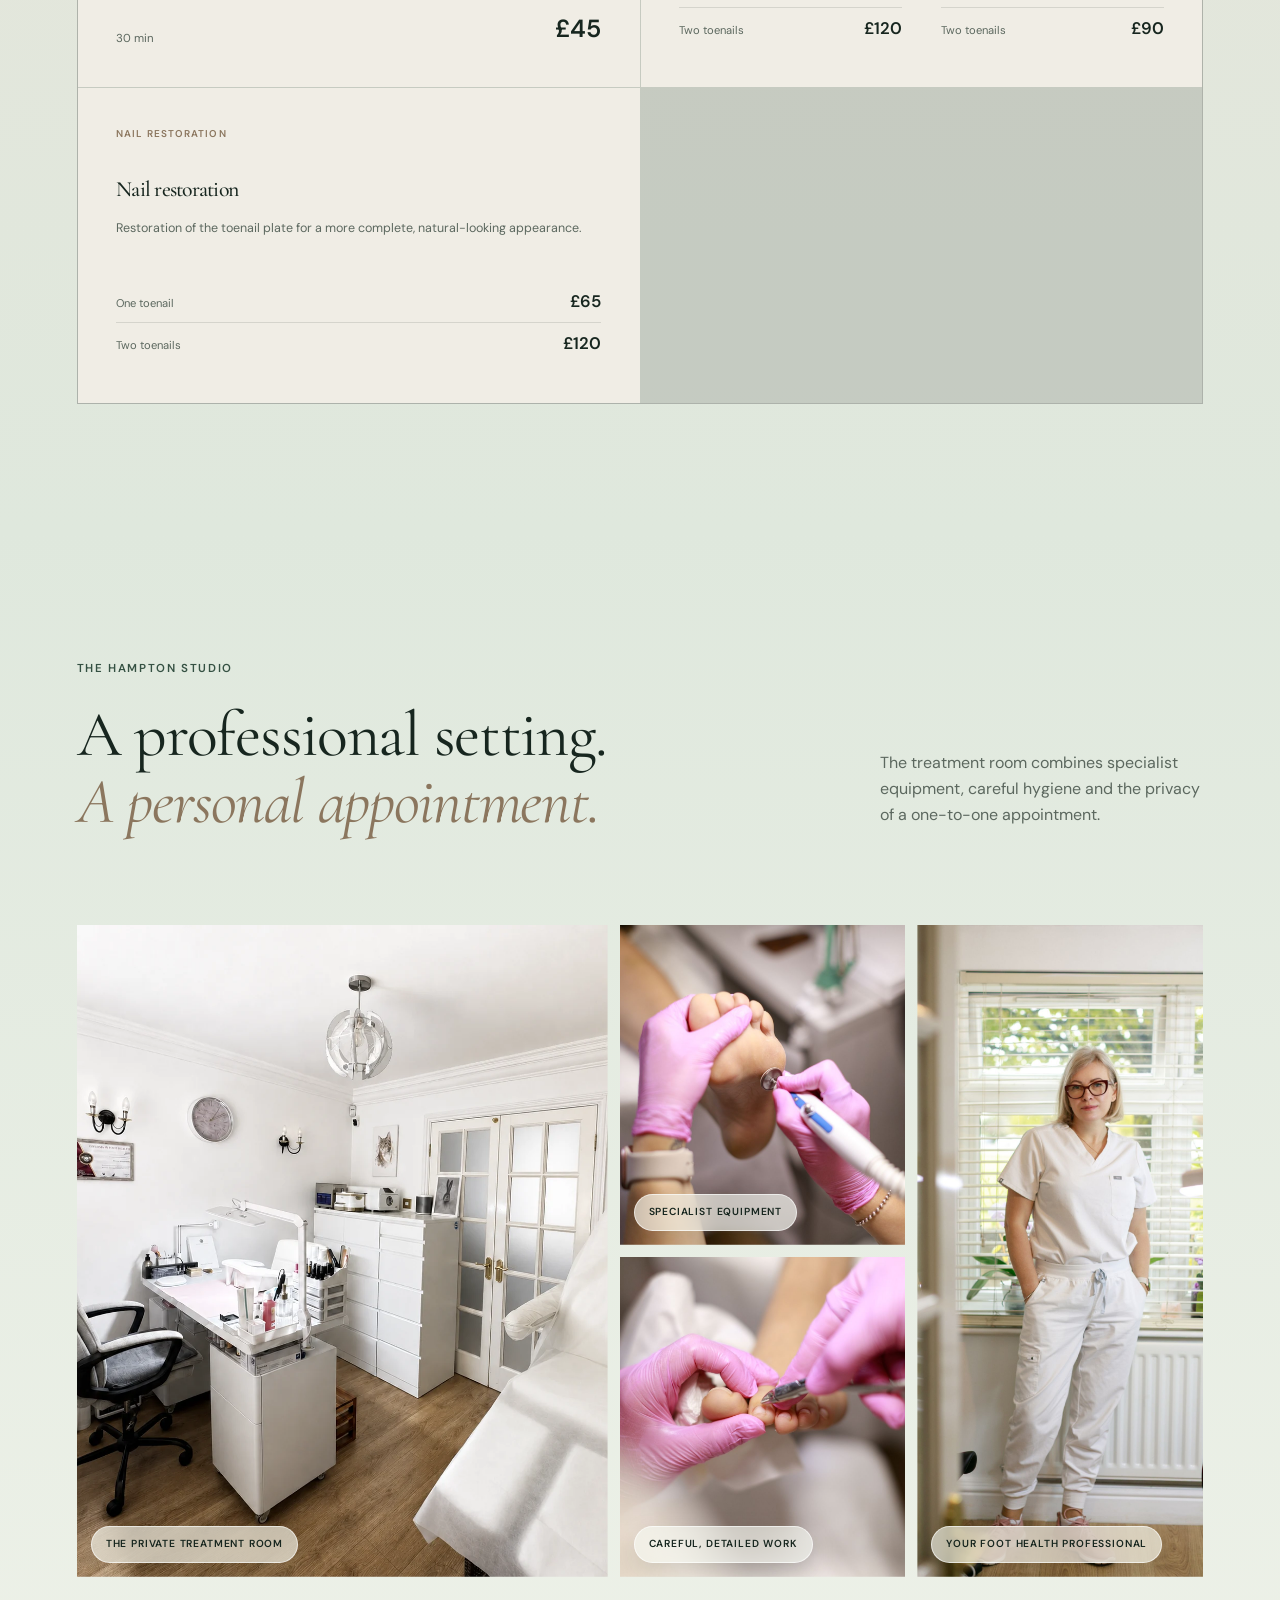
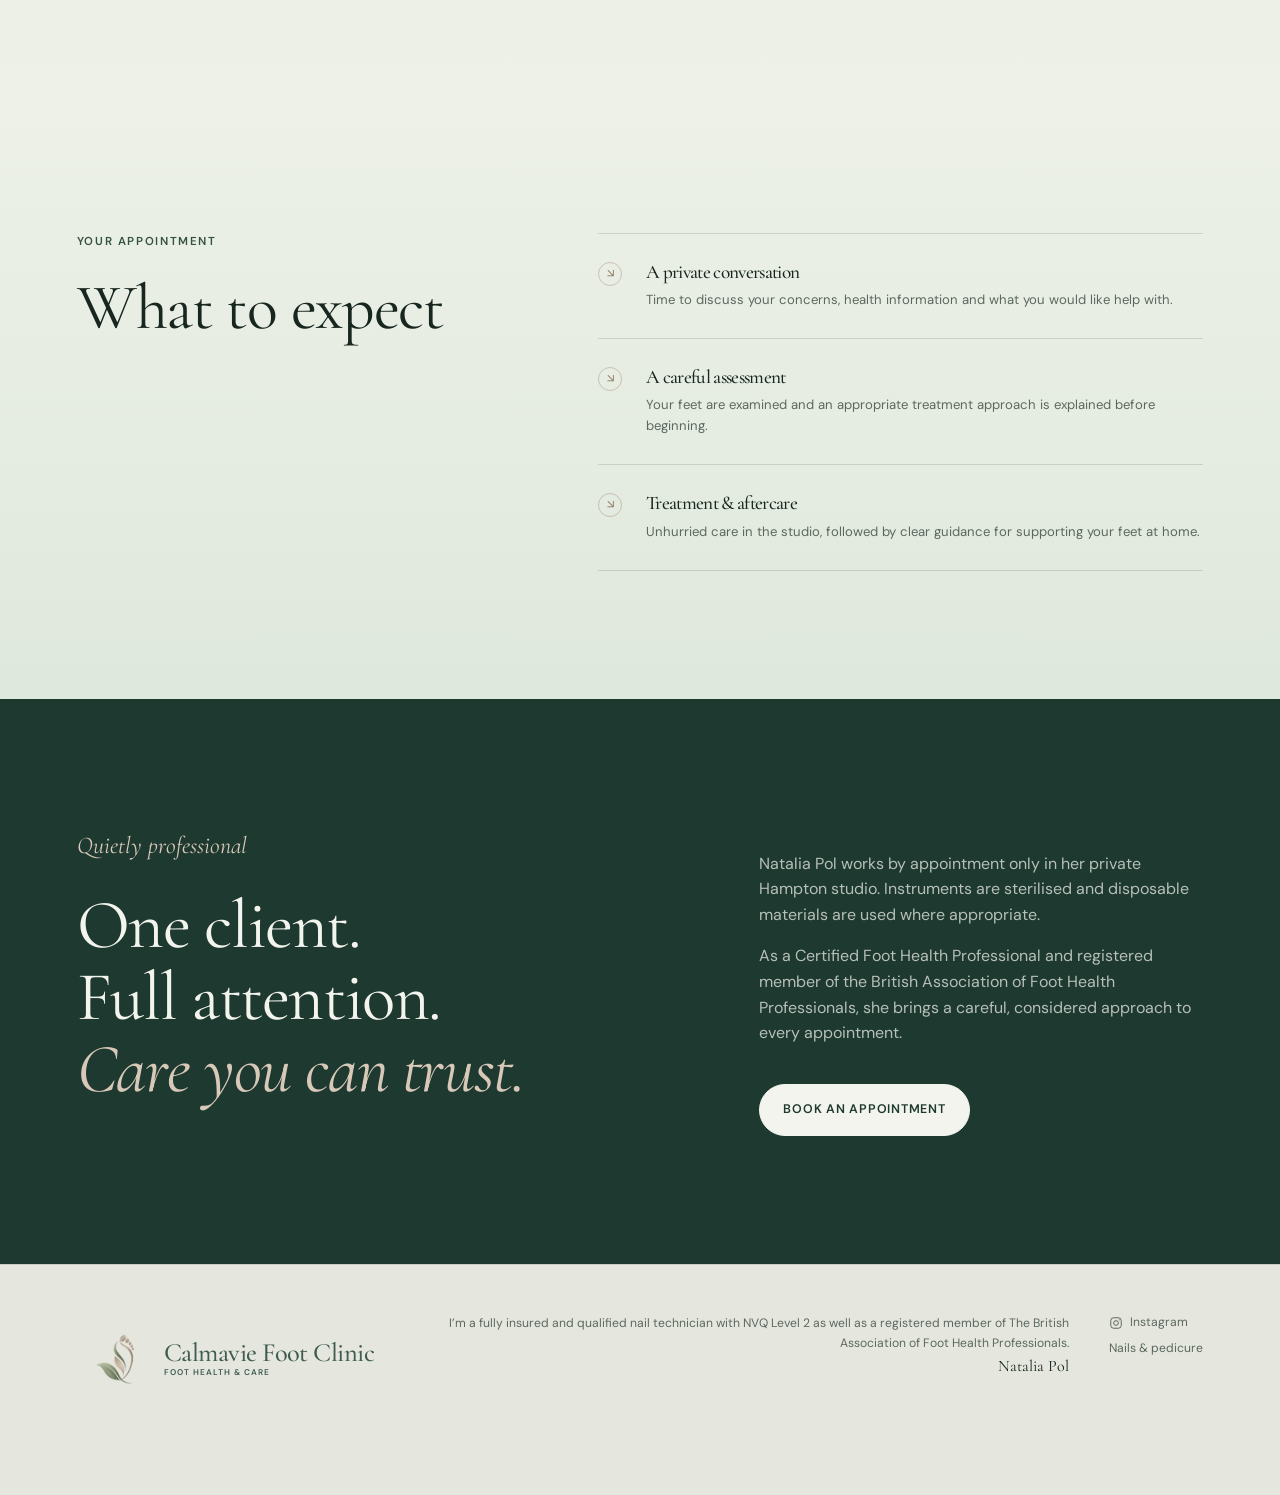
<file: public/medical-pedicure.html>
<!doctype html>
<html lang="en">
  <head>
    <meta charset="UTF-8">
    <meta name="viewport" content="width=device-width, initial-scale=1">
    <meta name="description" content="Professional medical pedicure and private foot care appointments in Hampton with a Certified Foot Health Professional.">
    <meta name="robots" content="index, follow">
    <meta name="theme-color" content="#17382f">
    <link rel="canonical" href="https://calmavieclinic.co.uk/medical-pedicure">
    <meta property="og:title" content="Medical Pedicure in Hampton | Calmavie Foot Clinic">
    <meta property="og:description" content="Professional medical pedicure and private foot care appointments in Hampton with a Certified Foot Health Professional.">
    <meta property="og:type" content="website">
    <meta property="og:url" content="https://calmavieclinic.co.uk/medical-pedicure">
    <meta property="og:image" content="https://calmavieclinic.co.uk/assets/natalia-foot-care.jpeg">
    <meta property="og:site_name" content="Calmavie Foot Clinic">
    <meta name="twitter:card" content="summary_large_image">
    <meta name="twitter:title" content="Medical Pedicure in Hampton | Calmavie Foot Clinic">
    <meta name="twitter:description" content="Professional medical pedicure and private foot care appointments in Hampton with a Certified Foot Health Professional.">
    <meta name="twitter:image" content="https://calmavieclinic.co.uk/assets/natalia-foot-care.jpeg">
    <title>Medical Pedicure in Hampton | Calmavie Foot Clinic</title>
    <link rel="icon" type="image/png" href="assets/calmavie-emblem.png">
    <link rel="apple-touch-icon" href="assets/calmavie-emblem.png">
    <link rel="preconnect" href="https://fonts.googleapis.com">
    <link rel="preconnect" href="https://fonts.gstatic.com" crossorigin>
    <link href="https://fonts.googleapis.com/css2?family=Cormorant+Garamond:ital,wght@0,400;1,400&family=DM+Sans:wght@400;500;600&display=swap" rel="stylesheet">
    <link rel="stylesheet" href="styles.css">
    <script src="tracking.js"></script>
    <script src="script.js" defer></script>
    <script type="application/ld+json">
      {
        "@context": "https://schema.org",
        "@graph": [
          {
            "@type": "Service",
            "@id": "https://calmavieclinic.co.uk/medical-pedicure#service",
            "name": "Medical pedicure and professional foot care",
            "description": "Professional medical pedicure and private foot care appointments in Hampton with a Certified Foot Health Professional.",
            "url": "https://calmavieclinic.co.uk/medical-pedicure",
            "image": "https://calmavieclinic.co.uk/assets/natalia-foot-care.jpeg",
            "areaServed": {"@type": "Place", "name": "Hampton, Surrey"},
            "provider": {"@id": "https://calmavieclinic.co.uk/#business"},
            "hasOfferCatalog": {
              "@type": "OfferCatalog",
              "name": "Medical pedicure and foot-care appointments",
              "itemListElement": [
                {"@type": "Offer", "price": "75", "priceCurrency": "GBP", "itemOffered": {"@type": "Service", "name": "Foot care appointment and treatment", "duration": "PT45M"}},
                {"@type": "Offer", "price": "65", "priceCurrency": "GBP", "itemOffered": {"@type": "Service", "name": "Foot care follow-up", "duration": "PT45M"}},
                {"@type": "Offer", "price": "75", "priceCurrency": "GBP", "itemOffered": {"@type": "Service", "name": "Diabetic foot assessment", "duration": "PT45M"}},
                {"@type": "AggregateOffer", "lowPrice": "60", "highPrice": "75", "priceCurrency": "GBP", "offerCount": "2", "itemOffered": {"@type": "Service", "name": "Ingrown toenail treatment"}},
                {"@type": "Offer", "price": "65", "priceCurrency": "GBP", "itemOffered": {"@type": "Service", "name": "Verruca treatment first session", "duration": "PT30M"}},
                {"@type": "Offer", "price": "55", "priceCurrency": "GBP", "itemOffered": {"@type": "Service", "name": "Verruca treatment follow-up"}},
                {"@type": "Offer", "price": "75", "priceCurrency": "GBP", "itemOffered": {"@type": "Service", "name": "Fungal nail treatment", "duration": "PT35M"}},
                {"@type": "Offer", "price": "45", "priceCurrency": "GBP", "itemOffered": {"@type": "Service", "name": "Toenail cutting", "duration": "PT30M"}},
                {"@type": "Offer", "price": "65", "priceCurrency": "GBP", "itemOffered": {"@type": "Service", "name": "Onyfix correction for one toenail"}},
                {"@type": "Offer", "price": "120", "priceCurrency": "GBP", "itemOffered": {"@type": "Service", "name": "Onyfix correction for two toenails"}},
                {"@type": "Offer", "price": "50", "priceCurrency": "GBP", "itemOffered": {"@type": "Service", "name": "Onyfix follow-up for one toenail"}},
                {"@type": "Offer", "price": "90", "priceCurrency": "GBP", "itemOffered": {"@type": "Service", "name": "Onyfix follow-up for two toenails"}},
                {"@type": "Offer", "price": "65", "priceCurrency": "GBP", "itemOffered": {"@type": "Service", "name": "Nail restoration for one toenail"}},
                {"@type": "Offer", "price": "120", "priceCurrency": "GBP", "itemOffered": {"@type": "Service", "name": "Nail restoration for two toenails"}}
              ]
            }
          },
          {
            "@type": "BreadcrumbList",
            "itemListElement": [
              {"@type": "ListItem", "position": 1, "name": "Home", "item": "https://calmavieclinic.co.uk/"},
              {"@type": "ListItem", "position": 2, "name": "Medical pedicure", "item": "https://calmavieclinic.co.uk/medical-pedicure"}
            ]
          }
        ]
      }
    </script>
  </head>
  <body class="medical-page">
    <a class="skip-link" href="#main">Skip to content</a>

    <header class="site-header medical-header" data-header>
      <a class="brand calmavie-brand" href="index.html" aria-label="Calmavie Foot Clinic home">
        <img class="calmavie-mark" src="assets/calmavie-emblem.png" alt="">
        <span class="calmavie-wordmark"><strong>Calmavie Foot Clinic</strong><small>Foot health &amp; care</small></span>
      </a>
      <nav class="desktop-nav" aria-label="Main navigation">
        <a href="index.html#nail-care">Nails &amp; pedicure</a>
        <a class="nav-highlight" href="index.html#medical-care" aria-current="page">Medical pedicure</a>
        <a href="#treatments">Treatments</a>
      </nav>
      <div class="header-actions">
        <a class="button button-small button-medical" href="https://book.gettimely.com/richmondbeautytherapist/book/embed?location=288017&amp;staff=665857&amp;client-login=true">Book an appointment</a>
        <button class="menu-toggle" type="button" aria-expanded="false" aria-controls="mobile-menu" aria-label="Open menu">
          <span></span><span></span>
        </button>
      </div>
      <nav class="mobile-menu" id="mobile-menu" aria-label="Mobile navigation" hidden>
        <a href="index.html">Main website</a>
        <a href="#treatments">Treatments &amp; prices</a>
        <a href="#expect">What to expect</a>
        <a href="https://book.gettimely.com/richmondbeautytherapist/book/embed?location=288017&amp;staff=665857&amp;client-login=true">Book an appointment</a>
      </nav>
    </header>

    <main id="main">
      <section class="medical-hero">
        <div class="medical-hero-copy">
          <a class="back-link" href="index.html">← Calmavie Foot Clinic</a>
          <p class="eyebrow">Professional foot care · Hampton</p>
          <h1>Specialist care<br>for feet that need<br><em>more attention.</em></h1>
          <p class="hero-intro">Calm, thorough foot care with a Certified Foot Health Professional, provided privately, gently and without rush.</p>
          <div class="button-row">
            <a class="button button-medical" href="https://book.gettimely.com/richmondbeautytherapist/book/embed?location=288017&amp;staff=665857&amp;client-login=true">Book an appointment</a>
            <a class="text-link" href="#treatments">View treatments <span aria-hidden="true">↓</span></a>
          </div>
          <div class="credential-line">
            <span>Certified Foot Health Professional</span>
            <span>Fully insured</span>
            <span>Appointment only</span>
          </div>
        </div>
        <figure class="medical-hero-media real-medical-hero">
          <img src="assets/natalia-foot-care.jpeg" alt="One-to-one professional foot care in the private Hampton studio">
          <figcaption>Private care. Full attention.</figcaption>
        </figure>
      </section>

      <section class="medical-intro section-pad">
        <p class="script-label">Comfort begins with care</p>
        <div>
          <h2>Not simply cosmetic.<br><em>Care with purpose.</em></h2>
          <p class="lead">Medical pedicure supports common skin and nail concerns with a careful, professional approach. Every appointment begins with what is comfortable for you and what your feet need now.</p>
        </div>
        <ul class="medical-concerns">
          <li>Hard skin &amp; calluses</li>
          <li>Thickened nails</li>
          <li>Corns</li>
          <li>Ingrown nails</li>
          <li>Verrucae</li>
          <li>Fungal nail concerns</li>
        </ul>
      </section>

      <section class="treatments section-pad" id="treatments" aria-labelledby="treatments-title">
        <div class="section-heading medical-section-heading">
          <div>
            <p class="eyebrow">Treatments &amp; prices</p>
            <h2 id="treatments-title">The right starting point<br><em>for your feet.</em></h2>
          </div>
          <p>If you are unsure which appointment to choose, begin with a foot care appointment.</p>
        </div>

        <div class="treatment-grid">
          <article class="treatment-card featured-treatment">
            <p class="card-label">Start here: first appointment</p>
            <h3>Foot care appointment &amp; treatment</h3>
            <p>Assessment and treatment for a skin or nail concern, with individual guidance.</p>
            <div><span>45 min</span><strong>£75</strong></div>
            <a href="https://calmavieclinic.co.uk/procedure/initial-consultation-routine-treatment">Treatment details →</a>
          </article>
          <article class="treatment-card">
            <p class="card-label">Ongoing care</p>
            <h3>Foot care follow-up</h3>
            <p>Continued treatment following your initial assessment.</p>
            <div><span>45 min</span><strong>£65</strong></div>
          </article>
          <article class="treatment-card">
            <p class="card-label">Assessment</p>
            <h3>Diabetic foot assessment</h3>
            <p>A careful review of foot condition, circulation and sensation.</p>
            <div><span>45 min</span><strong>£75</strong></div>
          </article>
          <article class="treatment-card">
            <p class="card-label">Targeted care</p>
            <h3>Ingrown toenail</h3>
            <p>Assessment and conservative care for nail-related discomfort.</p>
            <div><span>30–45 min</span><strong>£60–£75</strong></div>
          </article>
          <article class="treatment-card">
            <p class="card-label">Targeted care</p>
            <h3>Verruca treatment</h3>
            <p>A focused appointment for assessment and treatment.</p>
            <p class="treatment-note">The number of sessions required depends on the severity of the case.</p>
            <div class="treatment-price-lines">
              <p><span>First session</span><strong>£65</strong></p>
              <p><span>Follow-up</span><strong>£55</strong></p>
            </div>
          </article>
          <article class="treatment-card">
            <p class="card-label">Targeted care</p>
            <h3>Fungal nail treatment</h3>
            <p>Professional reduction, care and practical ongoing advice.</p>
            <p class="treatment-note">More than one session may be needed depending on the severity of the case.</p>
            <div><span>35 min · each session</span><strong>£75</strong></div>
          </article>
          <article class="treatment-card">
            <p class="card-label">Routine care</p>
            <h3>Toenail cutting</h3>
            <p>Available after an initial appointment.</p>
            <div><span>30 min</span><strong>£45</strong></div>
          </article>
          <article class="treatment-card">
            <p class="card-label">Nail correction</p>
            <h3>Onyfix™ correction</h3>
            <p>A non-surgical correction option for selected ingrown or curved nails.</p>
            <div class="treatment-price-groups">
              <div class="treatment-price-group">
                <p class="price-group-label">Initial correction</p>
                <p><span>One toenail</span><strong>£65</strong></p>
                <p><span>Two toenails</span><strong>£120</strong></p>
              </div>
              <div class="treatment-price-group">
                <p class="price-group-label">Follow-up</p>
                <p><span>One toenail</span><strong>£50</strong></p>
                <p><span>Two toenails</span><strong>£90</strong></p>
              </div>
            </div>
          </article>
          <article class="treatment-card">
            <p class="card-label">Nail restoration</p>
            <h3>Nail restoration</h3>
            <p>Restoration of the toenail plate for a more complete, natural-looking appearance.</p>
            <div class="treatment-price-lines">
              <p><span>One toenail</span><strong>£65</strong></p>
              <p><span>Two toenails</span><strong>£120</strong></p>
            </div>
          </article>
        </div>
      </section>

      <section class="medical-environment section-pad" aria-labelledby="environment-title">
        <div class="environment-heading">
          <p class="eyebrow">The Hampton studio</p>
          <h2 id="environment-title">A professional setting.<br><em>A personal appointment.</em></h2>
          <p>The treatment room combines specialist equipment, careful hygiene and the privacy of a one-to-one appointment.</p>
        </div>
        <div class="environment-grid">
          <figure class="environment-room">
            <img src="assets/hampton-studio-2026.webp" alt="The private Hampton treatment studio">
            <figcaption>The private treatment room</figcaption>
          </figure>
          <figure>
            <img src="assets/medical-treatment-drill.jpeg" alt="Professional hard-skin treatment during a medical pedicure">
            <figcaption>Specialist equipment</figcaption>
          </figure>
          <figure>
            <img src="assets/medical-treatment-nails.jpeg" alt="Careful detailed toenail treatment">
            <figcaption>Careful, detailed work</figcaption>
          </figure>
          <figure>
            <img src="assets/natalia-studio.jpeg" alt="Your Foot Health Professional in the Hampton treatment studio">
            <figcaption>Your foot health professional</figcaption>
          </figure>
        </div>
      </section>

      <section class="expect section-pad" id="expect" aria-labelledby="expect-title">
        <div class="expect-heading">
          <p class="eyebrow">Your appointment</p>
          <h2 id="expect-title">What to expect</h2>
        </div>
        <ol class="expect-steps">
          <li><span class="step-icon" aria-hidden="true"></span><div><h3>A private conversation</h3><p>Time to discuss your concerns, health information and what you would like help with.</p></div></li>
          <li><span class="step-icon" aria-hidden="true"></span><div><h3>A careful assessment</h3><p>Your feet are examined and an appropriate treatment approach is explained before beginning.</p></div></li>
          <li><span class="step-icon" aria-hidden="true"></span><div><h3>Treatment &amp; aftercare</h3><p>Unhurried care in the studio, followed by clear guidance for supporting your feet at home.</p></div></li>
        </ol>
      </section>

      <section class="medical-trust section-pad">
        <div>
          <p class="script-label">Quietly professional</p>
          <h2>One client.<br>Full attention.<br><em>Care you can trust.</em></h2>
        </div>
        <div class="medical-trust-copy">
          <p>Natalia Pol works by appointment only in her private Hampton studio. Instruments are sterilised and disposable materials are used where appropriate.</p>
          <p>As a Certified Foot Health Professional and registered member of the British Association of Foot Health Professionals, she brings a careful, considered approach to every appointment.</p>
          <a class="button button-medical" href="https://book.gettimely.com/richmondbeautytherapist/book/embed?location=288017&amp;staff=665857&amp;client-login=true">Book an appointment</a>
        </div>
      </section>
    </main>

    <footer class="site-footer home-footer medical-footer">
      <a class="footer-brand calmavie-footer-brand" href="index.html" aria-label="Calmavie Foot Clinic home">
        <img class="calmavie-mark" src="assets/calmavie-emblem.png" alt="">
        <span class="calmavie-wordmark"><strong>Calmavie Foot Clinic</strong><small>Foot health &amp; care</small></span>
      </a>
      <div class="footer-credentials">
        <p>I&rsquo;m a fully insured and qualified nail technician with NVQ Level 2 as well as a registered member of The British Association of Foot Health Professionals.</p>
        <p class="footer-signature">Natalia Pol</p>
      </div>
      <div class="footer-links">
        <a class="instagram-link" href="https://www.instagram.com/surreynailartisan/">
          <svg class="instagram-icon" viewBox="0 0 24 24" aria-hidden="true" focusable="false">
            <rect x="3" y="3" width="18" height="18" rx="5"></rect>
            <circle cx="12" cy="12" r="4"></circle>
            <circle class="instagram-icon-dot" cx="17.5" cy="6.5" r="1"></circle>
          </svg>
          <span>Instagram</span>
        </a>
        <a href="index.html">Nails &amp; pedicure</a>
      </div>
    </footer>

    <div class="mobile-book medical-mobile-book" aria-label="Quick booking">
      <span>Private foot care in Hampton</span>
      <a href="https://book.gettimely.com/richmondbeautytherapist/book/embed?location=288017&amp;staff=665857&amp;client-login=true">Book now</a>
    </div>
  </body>
</html>
</file>
<file: public/styles.css>
:root {
  --paper: #f6fbf4;
  --paper-warm: #f5efe8;
  --ink: #1d211e;
  --muted: #60685f;
  --sage: #768a70;
  --sage-dark: #35513f;
  --sage-deep: #223d31;
  --taupe: #9c8674;
  --taupe-light: #d8c8b8;
  --line: rgba(29, 33, 30, 0.14);
  --white: #fff;
  --radius: 2px;
  --serif: "Cormorant Garamond", Georgia, serif;
  --sans: "DM Sans", "Helvetica Neue", Arial, sans-serif;
}

* {
  box-sizing: border-box;
}

html {
  scroll-behavior: smooth;
}

body {
  margin: 0;
  background: var(--paper);
  color: var(--ink);
  font-family: var(--sans);
  font-size: 16px;
  line-height: 1.6;
  -webkit-font-smoothing: antialiased;
}

body.menu-open {
  overflow: hidden;
}

img {
  display: block;
  width: 100%;
}

a {
  color: inherit;
  text-decoration: none;
}

button,
a {
  -webkit-tap-highlight-color: transparent;
}

h1,
h2,
h3,
p,
figure {
  margin-top: 0;
}

h1,
h2,
h3 {
  font-family: var(--serif);
  font-weight: 400;
  letter-spacing: -0.035em;
  line-height: 1.06;
}

h1 em,
h2 em {
  color: var(--taupe);
  font-style: italic;
}

.skip-link {
  position: fixed;
  z-index: 1000;
  top: 8px;
  left: 8px;
  padding: 10px 14px;
  background: var(--ink);
  color: var(--white);
  transform: translateY(-150%);
}

.skip-link:focus {
  transform: translateY(0);
}

.site-header {
  position: sticky;
  z-index: 100;
  top: 0;
  display: grid;
  grid-template-columns: 160px 1fr auto;
  align-items: center;
  min-height: 92px;
  padding: 10px clamp(24px, 5vw, 76px);
  border-bottom: 1px solid transparent;
  background: rgba(246, 251, 244, 0.92);
  backdrop-filter: blur(18px);
  transition: min-height 180ms ease, border-color 180ms ease;
}

.site-header.is-scrolled {
  min-height: 74px;
  border-color: var(--line);
}

.brand {
  display: inline-flex;
  width: 110px;
  align-items: center;
}

.brand img {
  max-height: 78px;
  object-fit: contain;
}

.desktop-nav {
  display: flex;
  justify-content: center;
  gap: clamp(22px, 3vw, 46px);
  font-size: 0.84rem;
}

.desktop-nav a {
  position: relative;
  padding: 8px 0;
}

.desktop-nav a::after {
  position: absolute;
  right: 0;
  bottom: 2px;
  left: 0;
  height: 1px;
  background: currentColor;
  content: "";
  transform: scaleX(0);
  transform-origin: right;
  transition: transform 180ms ease;
}

.desktop-nav a:hover::after,
.desktop-nav a:focus-visible::after,
.desktop-nav .nav-highlight::after {
  transform: scaleX(1);
  transform-origin: left;
}

.nav-highlight {
  color: var(--sage-dark);
  font-weight: 600;
}

.header-actions {
  display: flex;
  align-items: center;
  gap: 12px;
}

.button {
  display: inline-flex;
  min-height: 52px;
  align-items: center;
  justify-content: center;
  padding: 13px 23px;
  border: 1px solid var(--sage-dark);
  border-radius: 999px;
  background: var(--sage-dark);
  color: var(--white);
  font-size: 0.78rem;
  font-weight: 600;
  letter-spacing: 0.06em;
  line-height: 1.1;
  text-transform: uppercase;
  transition: background 160ms ease, color 160ms ease, transform 160ms ease;
}

.button:hover,
.button:focus-visible {
  background: transparent;
  color: var(--sage-dark);
  transform: translateY(-2px);
}

.button-small {
  min-height: 43px;
  padding: 11px 18px;
  font-size: 0.72rem;
}

.button-dark {
  border-color: var(--sage-deep);
  background: var(--sage-deep);
}

.button-dark:hover,
.button-dark:focus-visible {
  color: var(--sage-deep);
}

.button-light {
  border-color: var(--paper);
  background: var(--paper);
  color: var(--sage-deep);
}

.button-light:hover,
.button-light:focus-visible {
  background: transparent;
  color: var(--paper);
}

.text-link {
  display: inline-flex;
  min-height: 44px;
  align-items: center;
  gap: 9px;
  border-bottom: 1px solid currentColor;
  font-size: 0.82rem;
  font-weight: 600;
}

.text-link span {
  font-size: 1.15rem;
}

.menu-toggle {
  display: none;
  width: 44px;
  height: 44px;
  padding: 12px 8px;
  border: 0;
  background: transparent;
}

.menu-toggle span {
  display: block;
  width: 25px;
  height: 1px;
  margin: 6px auto;
  background: var(--ink);
  transition: transform 180ms ease;
}

.menu-toggle[aria-expanded="true"] span:first-child {
  transform: translateY(3.5px) rotate(45deg);
}

.menu-toggle[aria-expanded="true"] span:last-child {
  transform: translateY(-3.5px) rotate(-45deg);
}

.mobile-menu {
  position: absolute;
  top: 100%;
  right: 0;
  left: 0;
  padding: 28px 24px 40px;
  border-top: 1px solid var(--line);
  background: var(--paper);
}

.mobile-menu a {
  display: block;
  padding: 14px 0;
  border-bottom: 1px solid var(--line);
  font-size: 1.25rem;
  font-weight: 500;
}

.hero {
  min-height: calc(100svh - 92px);
  padding: clamp(32px, 5vw, 78px) clamp(24px, 6vw, 96px) clamp(62px, 8vw, 110px);
}

.home-hero {
  display: grid;
  grid-template-columns: minmax(0, 0.9fr) minmax(420px, 0.8fr);
  align-items: center;
  gap: clamp(36px, 7vw, 120px);
}

.hero-copy {
  max-width: 760px;
}

.eyebrow {
  margin-bottom: 24px;
  color: var(--sage-dark);
  font-size: 0.72rem;
  font-weight: 600;
  letter-spacing: 0.14em;
  text-transform: uppercase;
}

.hero h1 {
  max-width: 820px;
  margin-bottom: 30px;
  font-size: clamp(3.6rem, 6.2vw, 7.5rem);
}

.hero-intro,
.lead {
  max-width: 620px;
  color: var(--muted);
  font-size: clamp(1rem, 1.3vw, 1.18rem);
}

.button-row {
  display: flex;
  flex-wrap: wrap;
  align-items: center;
  gap: 20px;
  margin-top: 34px;
}

.hero-media {
  position: relative;
  max-width: 620px;
  margin: 0;
  justify-self: end;
}

.hero-media img {
  aspect-ratio: 4 / 5.15;
  object-fit: cover;
  object-position: center;
}

.hero-media::before {
  position: absolute;
  z-index: -1;
  top: -22px;
  right: 22px;
  width: 58%;
  height: 42%;
  border-radius: 50% 50% 0 0;
  background: var(--taupe-light);
  content: "";
  opacity: 0.5;
}

.hero-media figcaption,
.medical-hero-media figcaption {
  position: absolute;
  right: -16px;
  bottom: 22px;
  padding: 12px 16px;
  background: rgba(246, 251, 244, 0.92);
  font-size: 0.72rem;
  font-weight: 600;
  letter-spacing: 0.08em;
  text-transform: uppercase;
}

.real-work-hero img {
  object-position: 50% 36%;
}

.trust-strip {
  display: grid;
  grid-template-columns: repeat(3, 1fr);
  gap: 0;
  padding: 0 clamp(24px, 6vw, 96px);
  border-top: 1px solid var(--line);
  border-bottom: 1px solid var(--line);
}

.trust-strip-wide {
  grid-template-columns: repeat(5, 1fr);
}

.trust-strip p {
  margin: 0;
  padding: 25px clamp(10px, 2vw, 30px);
  border-right: 1px solid var(--line);
  font-size: 0.82rem;
  text-align: center;
}

.trust-strip p:last-child {
  border-right: 0;
}

.trust-strip span,
.service-number,
.studio-values article > span {
  margin-right: 10px;
  color: var(--taupe);
  font-size: 0.66rem;
  letter-spacing: 0.08em;
}

.work-showcase {
  background: var(--paper-warm);
}

.showcase-heading {
  display: grid;
  grid-template-columns: minmax(0, 1fr) minmax(260px, 0.42fr);
  gap: 24px 70px;
  align-items: end;
  margin-bottom: clamp(46px, 7vw, 92px);
}

.showcase-heading .eyebrow {
  grid-column: 1 / -1;
  margin-bottom: 0;
}

.showcase-heading h2,
.environment-heading h2 {
  margin-bottom: 0;
  font-size: clamp(3.1rem, 5vw, 6rem);
}

.showcase-heading > p:last-child,
.environment-heading > p:last-child {
  margin-bottom: 8px;
  color: var(--muted);
}

.work-grid {
  display: grid;
  grid-template-columns: 1.15fr 0.85fr 0.85fr;
  grid-template-rows: repeat(2, minmax(240px, 29vw));
  gap: 14px;
}

.work-tile {
  position: relative;
  overflow: hidden;
  margin: 0;
}

.work-tile-tall {
  grid-row: 1 / 3;
}

.work-tile-soft {
  grid-column: 2 / 4;
}

.work-tile img {
  height: 100%;
  object-fit: cover;
  transition: transform 500ms ease;
}

.work-tile:hover img {
  transform: scale(1.025);
}

.work-tile figcaption,
.service-atmosphere figcaption,
.studio-photo figcaption,
.environment-grid figcaption {
  position: absolute;
  right: 12px;
  bottom: 12px;
  padding: 8px 11px;
  background: rgba(246, 251, 244, 0.92);
  color: var(--ink);
  font-size: 0.64rem;
  font-weight: 600;
  letter-spacing: 0.08em;
  text-transform: uppercase;
}

.section-pad {
  padding: clamp(80px, 10vw, 160px) clamp(24px, 6vw, 96px);
}

.medical-feature {
  display: grid;
  grid-template-columns: minmax(320px, 0.85fr) minmax(0, 1fr);
  align-items: center;
  gap: clamp(46px, 9vw, 150px);
  background: #e5ece1;
}

.medical-feature-images {
  position: relative;
  max-width: 620px;
  padding-right: 16%;
  padding-bottom: 18%;
}

.medical-image-main {
  position: relative;
  margin: 0;
}

.medical-image-main img {
  aspect-ratio: 4 / 5;
  object-fit: cover;
}

.medical-image-detail {
  position: absolute;
  right: 0;
  bottom: 0;
  width: 42%;
  margin: 0;
  border: 10px solid #e5ece1;
}

.medical-image-detail img {
  aspect-ratio: 4 / 5;
  object-fit: cover;
}

.image-note {
  position: absolute;
  right: 5%;
  bottom: 8%;
  padding: 12px 16px;
  background: var(--paper);
  font-size: 0.7rem;
  font-weight: 600;
  letter-spacing: 0.05em;
  text-transform: uppercase;
}

.medical-copy h2,
.section-heading h2,
.studio-copy h2,
.booking-panel h2,
.medical-intro h2,
.medical-trust h2 {
  margin-bottom: 30px;
  font-size: clamp(3.2rem, 5.4vw, 6.5rem);
}

.concern-list {
  display: grid;
  grid-template-columns: repeat(2, minmax(0, 1fr));
  gap: 0 24px;
  margin: 38px 0 0;
  padding: 0;
  list-style: none;
}

.concern-list li {
  padding: 13px 0;
  border-bottom: 1px solid rgba(34, 61, 49, 0.19);
  color: var(--sage-deep);
  font-size: 0.84rem;
}

.services {
  background: var(--paper-warm);
}

.section-heading {
  display: grid;
  grid-template-columns: minmax(0, 1.4fr) minmax(260px, 0.6fr);
  align-items: end;
  gap: 50px;
  margin-bottom: clamp(52px, 7vw, 100px);
}

.section-heading > p {
  max-width: 430px;
  margin-bottom: 16px;
  color: var(--muted);
}

.service-layout {
  display: grid;
  grid-template-columns: minmax(290px, 0.7fr) minmax(0, 1fr);
  align-items: start;
  gap: clamp(44px, 8vw, 130px);
}

.service-layout-wide {
  grid-template-columns: minmax(0, 1fr) minmax(280px, 0.62fr);
}

.service-catalogue .service-row {
  grid-template-columns: minmax(0, 1fr) auto;
  min-height: 88px;
}

.service-catalogue .service-row strong {
  font-size: clamp(1.05rem, 1.3vw, 1.35rem);
}

.service-catalogue .service-row small {
  margin-top: 4px;
}

.service-row-secondary {
  color: #5f675f;
}

.service-row-medical {
  color: var(--sage-dark);
}

.service-arrow {
  color: var(--taupe);
  font-size: 1.05rem;
}

.service-photo {
  max-width: 520px;
  margin: 0;
}

.service-photo img {
  aspect-ratio: 4 / 4.6;
  object-fit: cover;
}

.service-list {
  border-top: 1px solid var(--line);
}

.service-row {
  display: grid;
  grid-template-columns: 34px minmax(0, 1fr) auto;
  align-items: center;
  gap: 10px;
  min-height: 112px;
  padding: 20px 4px;
  border-bottom: 1px solid var(--line);
  transition: padding 160ms ease, color 160ms ease;
}

.service-row:hover,
.service-row:focus-visible {
  padding-right: 14px;
  padding-left: 14px;
  color: var(--sage-dark);
}

.service-row strong {
  display: block;
  font-size: clamp(1.35rem, 1.7vw, 1.75rem);
  font-weight: 500;
  line-height: 1.25;
}

.service-row small {
  color: var(--muted);
  font-size: 0.76rem;
}

.service-price {
  color: var(--sage-dark);
  font-size: 0.8rem;
  font-weight: 600;
}

.service-atmosphere {
  position: relative;
  max-width: 520px;
  margin: 0;
  justify-self: end;
}

.service-atmosphere img {
  aspect-ratio: 4 / 5;
  height: 100%;
  object-fit: cover;
}

.service-collage {
  position: relative;
  min-height: 610px;
  padding-right: 17%;
  padding-bottom: 18%;
  align-self: center;
}

.service-collage figure {
  margin: 0;
}

.service-collage-main img {
  aspect-ratio: 4 / 5.15;
  height: 100%;
  object-fit: cover;
  object-position: 50% 66%;
}

.service-collage-main {
  position: relative;
}

.service-collage-detail {
  position: absolute;
  right: 0;
  bottom: 0;
  width: 48%;
  border: 10px solid var(--paper-warm);
}

.service-collage-detail img {
  aspect-ratio: 4 / 4.7;
  object-fit: cover;
  object-position: 40% 50%;
}

.service-collage-note {
  position: absolute;
  right: 4%;
  bottom: 11%;
  padding: 11px 14px;
  background: rgba(246, 251, 244, 0.94);
  color: var(--ink);
  font-size: 0.66rem;
  font-weight: 600;
  letter-spacing: 0.07em;
  text-transform: uppercase;
}

.secondary-services {
  margin: 44px 0 0;
  color: var(--muted);
  font-size: 0.82rem;
  text-align: right;
}

.secondary-services a {
  border-bottom: 1px solid currentColor;
}

.private-studio {
  display: grid;
  grid-template-columns: minmax(0, 0.9fr) minmax(0, 1.1fr);
  gap: clamp(54px, 10vw, 150px);
}

.studio-photo {
  position: relative;
  max-width: 680px;
  margin: 0;
}

.studio-photo img {
  aspect-ratio: 4 / 3.6;
  height: 100%;
  object-fit: cover;
}

.private-studio .studio-copy {
  align-self: center;
}

.script-label {
  margin-bottom: 25px;
  color: var(--taupe);
  font-family: var(--serif);
  font-size: 1.5rem;
  font-style: italic;
}

.studio-values {
  display: grid;
  grid-template-columns: repeat(3, 1fr);
  gap: 34px;
  align-self: end;
}

.studio-values article {
  display: grid;
  grid-template-columns: 30px minmax(0, 1fr);
  gap: 18px;
  padding-top: 18px;
  border-top: 1px solid var(--line);
}

.studio-values h3 {
  margin: 0 0 7px;
  font-size: 1.2rem;
  font-weight: 500;
}

.studio-values p {
  margin: 0;
  color: var(--muted);
  font-size: 0.8rem;
}

.booking-panel {
  background: var(--sage-deep);
  color: var(--paper);
  text-align: center;
}

.booking-panel .eyebrow,
.booking-panel h2 em {
  color: var(--taupe-light);
}

.booking-panel h2 {
  max-width: 1000px;
  margin-right: auto;
  margin-left: auto;
}

.booking-panel p:not(.eyebrow) {
  margin-bottom: 30px;
  color: rgba(246, 251, 244, 0.72);
}

.site-footer {
  display: grid;
  grid-template-columns: 1fr 1fr auto;
  gap: 40px;
  padding: 48px clamp(24px, 6vw, 96px) 90px;
  border-top: 1px solid var(--line);
  color: var(--muted);
  font-size: 0.76rem;
}

.footer-brand {
  display: inline-block;
  width: clamp(150px, 15vw, 220px);
  align-self: start;
  color: var(--ink);
}

.footer-brand img {
  display: block;
  width: 100%;
  height: auto;
}

.site-footer p {
  margin-bottom: 4px;
}

.home-footer {
  grid-template-columns: minmax(160px, 0.7fr) minmax(320px, 1.6fr) auto;
  align-items: start;
}

.home-footer .footer-credentials {
  max-width: 760px;
  justify-self: end;
  line-height: 1.65;
  text-align: right;
}

.home-footer .footer-credentials p {
  margin: 0;
}

.home-footer .footer-signature {
  margin-top: 10px;
  color: var(--ink);
  font-family: var(--serif);
  font-size: 1rem;
}

.footer-links {
  display: flex;
  flex-direction: column;
  gap: 7px;
}

.instagram-link {
  display: inline-flex;
  align-items: center;
  gap: 7px;
}

.instagram-icon {
  width: 14px;
  height: 14px;
  flex: 0 0 14px;
  fill: none;
  stroke: currentColor;
  stroke-width: 1.7;
}

.instagram-icon-dot {
  fill: currentColor;
  stroke: none;
}

.footer-links a:hover,
.footer-links a:focus-visible {
  color: var(--ink);
}

.mobile-book {
  display: none;
}

/* Medical pedicure page */
.medical-page {
  --paper: #f3f4ed;
  --ink: #17261f;
  --muted: #5c685f;
  --sage-dark: #355143;
  --sage-deep: #1d3930;
  --taupe: #8b765e;
  background: var(--paper);
}

.medical-header {
  background: rgba(243, 244, 237, 0.93);
}

.button-medical {
  border-color: var(--sage-deep);
  background: var(--sage-deep);
}

.button-medical:hover,
.button-medical:focus-visible {
  color: var(--sage-deep);
}

.medical-hero {
  display: grid;
  grid-template-columns: minmax(0, 0.92fr) minmax(420px, 0.8fr);
  align-items: center;
  gap: clamp(48px, 8vw, 130px);
  min-height: calc(100svh - 92px);
  padding: clamp(36px, 5vw, 80px) clamp(24px, 6vw, 96px) clamp(72px, 8vw, 120px);
}

.medical-hero-copy {
  max-width: 780px;
}

.back-link {
  display: inline-block;
  margin-bottom: 60px;
  color: var(--muted);
  font-size: 0.72rem;
}

.medical-hero h1 {
  margin-bottom: 30px;
  font-size: clamp(3.7rem, 6vw, 7.2rem);
}

.medical-hero h1 em {
  color: var(--taupe);
}

.medical-hero-media {
  position: relative;
  max-width: 620px;
  margin: 0;
  justify-self: end;
}

.medical-hero-media img {
  aspect-ratio: 4 / 5.2;
  object-fit: cover;
}

.real-medical-hero img {
  object-position: 50% 45%;
}

.credential-line {
  display: flex;
  flex-wrap: wrap;
  gap: 10px 22px;
  margin-top: 50px;
  padding-top: 22px;
  border-top: 1px solid var(--line);
  color: var(--muted);
  font-size: 0.7rem;
}

.credential-line span::before {
  margin-right: 7px;
  color: var(--sage);
  content: "•";
}

.medical-intro {
  display: grid;
  grid-template-columns: 0.5fr 1fr 0.8fr;
  align-items: start;
  gap: clamp(34px, 6vw, 90px);
  background: #dce4d9;
}

.medical-intro h2 {
  font-size: clamp(3rem, 4.8vw, 5.6rem);
}

.medical-environment {
  background: #e7ebe2;
}

.environment-heading {
  display: grid;
  grid-template-columns: minmax(0, 1fr) minmax(280px, 0.44fr);
  align-items: end;
  gap: 24px 70px;
  margin-bottom: clamp(46px, 7vw, 90px);
}

.environment-heading .eyebrow {
  grid-column: 1 / -1;
  margin-bottom: 0;
}

.environment-grid {
  display: grid;
  grid-template-columns: 1.3fr 0.7fr 0.7fr;
  grid-template-rows: repeat(2, minmax(250px, 25vw));
  gap: 12px;
}

.environment-grid figure {
  position: relative;
  overflow: hidden;
  margin: 0;
}

.environment-grid .environment-room {
  grid-row: 1 / 3;
}

.environment-grid figure:last-child {
  grid-row: 1 / 3;
  grid-column: 3;
}

.environment-grid figure:last-child img {
  object-position: 50% 22%;
}

.environment-grid img {
  height: 100%;
  object-fit: cover;
}

.environment-grid .environment-room img {
  object-position: 55% 50%;
}

.medical-concerns {
  margin: 0;
  padding: 0;
  border-top: 1px solid rgba(23, 38, 31, 0.18);
  list-style: none;
}

.medical-concerns li {
  padding: 14px 0;
  border-bottom: 1px solid rgba(23, 38, 31, 0.18);
  font-size: 0.82rem;
}

.treatments {
  background: #f0ede5;
}

.medical-section-heading {
  border-bottom: 1px solid var(--line);
  padding-bottom: 55px;
}

.treatment-grid {
  display: grid;
  grid-template-columns: repeat(2, 1fr);
  gap: 1px;
  background: var(--line);
  border: 1px solid var(--line);
}

.treatment-card {
  display: flex;
  min-height: 290px;
  flex-direction: column;
  padding: clamp(24px, 3vw, 40px);
  background: #f0ede5;
}

.featured-treatment {
  background: var(--sage-deep);
  color: var(--paper);
}

.card-label {
  margin-bottom: 34px;
  color: var(--taupe);
  font-size: 0.62rem;
  font-weight: 600;
  letter-spacing: 0.11em;
  text-transform: uppercase;
}

.treatment-card h3 {
  margin-bottom: 15px;
  font-size: clamp(1.35rem, 1.7vw, 1.7rem);
  font-weight: 500;
  line-height: 1.28;
}

.treatment-card > p:not(.card-label) {
  color: var(--muted);
  font-size: 0.78rem;
}

.featured-treatment > p:not(.card-label) {
  color: rgba(243, 244, 237, 0.68);
}

.treatment-card > div {
  display: flex;
  align-items: end;
  justify-content: space-between;
  margin-top: auto;
  padding-top: 30px;
}

.treatment-card > div span {
  color: var(--muted);
  font-size: 0.72rem;
}

.featured-treatment > div span {
  color: rgba(243, 244, 237, 0.65);
}

.treatment-card > div strong {
  font-size: 1.55rem;
  font-weight: 600;
}

.treatment-card > .treatment-note {
  margin-top: 10px;
  font-size: 0.68rem;
  line-height: 1.45;
}

.treatment-card > .treatment-price-lines {
  display: grid;
  width: 100%;
  grid-template-columns: minmax(0, 1fr);
  align-items: stretch;
  justify-content: stretch;
  gap: 0;
}

.treatment-price-lines p {
  display: flex;
  width: 100%;
  align-items: baseline;
  justify-content: space-between;
  gap: 16px;
  margin: 0;
  padding: 7px 0;
}

.treatment-price-lines p + p {
  border-top: 1px solid rgba(23, 38, 31, 0.12);
}

.treatment-price-lines p span {
  font-size: 0.7rem;
}

.treatment-price-lines p strong {
  white-space: nowrap;
  font-size: 1.05rem;
}

.treatment-card > .treatment-price-groups {
  display: grid;
  width: 100%;
  grid-template-columns: repeat(2, minmax(0, 1fr));
  align-items: start;
  justify-content: stretch;
  gap: clamp(20px, 3vw, 42px);
}

.treatment-price-group {
  min-width: 0;
}

.treatment-price-group p {
  display: flex;
  width: 100%;
  align-items: baseline;
  justify-content: space-between;
  gap: 12px;
  margin: 0;
  padding: 7px 0;
}

.treatment-price-group p + p {
  border-top: 1px solid rgba(23, 38, 31, 0.12);
}

.treatment-price-group .price-group-label {
  display: block;
  padding-top: 0;
  color: var(--taupe);
  font-size: 0.6rem;
  font-weight: 600;
  letter-spacing: 0.09em;
  text-transform: uppercase;
}

.treatment-price-group p span {
  color: var(--muted);
  font-size: 0.7rem;
}

.treatment-price-group p strong {
  white-space: nowrap;
  font-size: 1.05rem;
}

.treatment-card > a {
  margin-top: 18px;
  border-bottom: 1px solid currentColor;
  font-size: 0.72rem;
  width: fit-content;
}

.expect {
  display: grid;
  grid-template-columns: 0.65fr 1fr;
  gap: clamp(50px, 10vw, 160px);
}

.expect-heading h2 {
  font-size: clamp(3.5rem, 5vw, 6rem);
}

.expect-steps {
  margin: 0;
  padding: 0;
  list-style: none;
}

.expect-steps li {
  display: grid;
  grid-template-columns: 46px 1fr;
  gap: 20px;
  padding: 28px 0;
  border-top: 1px solid var(--line);
}

.expect-steps li:last-child {
  border-bottom: 1px solid var(--line);
}

.expect-steps > li > span {
  color: var(--taupe);
  font-size: 0.68rem;
}

.expect-steps h3 {
  margin: 0 0 7px;
  font-size: 1.2rem;
  font-weight: 500;
}

.expect-steps p {
  margin: 0;
  color: var(--muted);
  font-size: 0.82rem;
}

.medical-trust {
  display: grid;
  grid-template-columns: 1fr 0.8fr;
  gap: clamp(50px, 10vw, 160px);
  background: var(--sage-deep);
  color: var(--paper);
}

.medical-trust h2 em,
.medical-trust .script-label {
  color: var(--taupe-light);
}

.medical-trust-copy {
  align-self: end;
}

.medical-trust-copy p {
  color: rgba(243, 244, 237, 0.72);
}

.medical-trust-copy .button-medical {
  margin-top: 22px;
  border-color: var(--paper);
  background: var(--paper);
  color: var(--sage-deep);
}

.medical-trust-copy .button-medical:hover,
.medical-trust-copy .button-medical:focus-visible {
  background: transparent;
  color: var(--paper);
}

.medical-footer {
  background: #e5e7df;
}

@media (max-width: 1100px) {
  .home-hero,
  .medical-hero {
    grid-template-columns: minmax(0, 1fr) minmax(360px, 0.75fr);
    gap: 44px;
  }

  .studio-values {
    grid-template-columns: 1fr;
  }

  .treatment-grid {
    grid-template-columns: repeat(2, 1fr);
  }

  .medical-intro {
    grid-template-columns: 0.5fr 1fr;
  }

  .work-grid {
    grid-template-rows: repeat(2, minmax(240px, 36vw));
  }

  .environment-grid {
    grid-template-rows: repeat(2, minmax(240px, 34vw));
  }

  .medical-concerns {
    grid-column: 2;
  }
}

@media (max-width: 820px) {
  body {
    padding-bottom: 72px;
  }

  .site-header {
    grid-template-columns: 1fr auto;
    min-height: 72px;
    padding: 7px 18px;
  }

  .brand {
    width: 74px;
  }

  .brand img {
    max-height: 58px;
  }

  .desktop-nav {
    display: none;
  }

  .header-actions .button {
    display: none;
  }

  .menu-toggle {
    display: block;
  }

  .hero,
  .medical-hero {
    min-height: 0;
    padding: 36px 18px 84px;
  }

  .home-hero,
  .medical-hero {
    grid-template-columns: 1fr;
    gap: 48px;
  }

  .hero-copy,
  .medical-hero-copy {
    max-width: none;
  }

  .hero h1,
  .medical-hero h1 {
    font-size: clamp(2.55rem, 10vw, 3.4rem);
  }

  .hero-intro {
    max-width: 34rem;
    font-size: 1rem;
  }

  .hero-media,
  .medical-hero-media {
    width: calc(100% + 36px);
    max-width: none;
    margin-left: -18px;
  }

  .hero-media img,
  .medical-hero-media img {
    aspect-ratio: 4 / 4.8;
  }

  .hero-media figcaption,
  .medical-hero-media figcaption {
    right: 18px;
  }

  .trust-strip {
    grid-template-columns: 1fr;
    padding: 0 18px;
  }

  .trust-strip p {
    padding: 17px 2px;
    border-right: 0;
    border-bottom: 1px solid var(--line);
    text-align: left;
  }

  .trust-strip p:last-child {
    border-bottom: 0;
  }

  .section-pad {
    padding: 82px 18px;
  }

  .medical-feature,
  .section-heading,
  .showcase-heading,
  .environment-heading,
  .service-layout,
  .private-studio,
  .medical-intro,
  .expect,
  .medical-trust {
    grid-template-columns: 1fr;
  }

  .showcase-heading .eyebrow,
  .environment-heading .eyebrow {
    grid-column: auto;
  }

  .showcase-heading,
  .environment-heading {
    gap: 12px;
    margin-bottom: 46px;
  }

  .work-grid {
    grid-template-columns: repeat(2, 1fr);
    grid-template-rows: 78vw 54vw 54vw;
    gap: 8px;
  }

  .work-tile-tall {
    grid-column: 1 / 3;
    grid-row: 1;
  }

  .work-tile-soft {
    grid-column: 1 / 3;
    grid-row: 3;
  }

  .medical-feature {
    gap: 58px;
  }

  .medical-feature-images {
    width: calc(100% + 36px);
    max-width: none;
    margin-left: -18px;
    padding-right: 18%;
    padding-bottom: 22%;
  }

  .medical-image-main img {
    aspect-ratio: 4 / 4.9;
  }

  .medical-image-detail {
    border-width: 7px;
  }

  .image-note {
    right: 18px;
  }

  .medical-copy h2,
  .section-heading h2,
  .showcase-heading h2,
  .environment-heading h2,
  .studio-copy h2,
  .booking-panel h2,
  .medical-intro h2,
  .medical-trust h2 {
    font-size: clamp(2.3rem, 9vw, 3rem);
  }

  .concern-list {
    grid-template-columns: 1fr;
  }

  .section-heading {
    gap: 10px;
    margin-bottom: 54px;
  }

  .service-layout {
    gap: 52px;
  }

  .service-atmosphere,
  .studio-photo {
    width: calc(100% + 36px);
    max-width: none;
    margin-left: -18px;
  }

  .service-collage {
    width: calc(100% + 36px);
    min-height: 126vw;
    margin-left: -18px;
    padding-right: 18%;
    padding-bottom: 23%;
  }

  .service-collage-detail {
    border-width: 7px;
  }

  .service-collage-note {
    right: 5%;
    bottom: 13%;
  }

  .service-atmosphere {
    justify-self: stretch;
  }

  .service-atmosphere img {
    aspect-ratio: 4 / 3.5;
  }

  .service-photo {
    width: calc(100% + 36px);
    max-width: none;
    margin-left: -18px;
  }

  .service-photo img {
    aspect-ratio: 4 / 3.8;
  }

  .service-row {
    min-height: 100px;
  }

  .service-catalogue .service-row {
    min-height: 76px;
    padding: 14px 2px;
  }

  .service-catalogue .service-row strong {
    font-size: 1rem;
  }

  .service-row strong {
    font-size: 1.75rem;
  }

  .service-price {
    align-self: end;
    padding-bottom: 3px;
  }

  .secondary-services {
    text-align: left;
  }

  .private-studio {
    gap: 50px;
  }

  .studio-photo img {
    aspect-ratio: 4 / 3.2;
  }

  .studio-values {
    gap: 20px;
  }

  .site-footer {
    grid-template-columns: 120px minmax(0, 1fr);
    align-items: center;
    gap: 18px 22px;
    padding: 30px 18px 90px;
  }

  .footer-brand {
    width: 120px;
  }

  .site-footer > div:not(.footer-links) {
    align-self: center;
  }

  .site-footer .footer-links {
    grid-column: 1 / -1;
    flex-direction: row;
    flex-wrap: wrap;
    gap: 8px 24px;
  }

  .mobile-book {
    position: fixed;
    z-index: 200;
    right: 10px;
    bottom: max(10px, env(safe-area-inset-bottom));
    left: 10px;
    display: flex;
    min-height: 58px;
    align-items: center;
    justify-content: space-between;
    gap: 12px;
    padding: 8px 8px 8px 17px;
    border: 1px solid rgba(255,255,255,0.24);
    border-radius: 999px;
    background: rgba(34, 61, 49, 0.96);
    box-shadow: 0 12px 36px rgba(26, 37, 30, 0.24);
    color: var(--white);
    backdrop-filter: blur(15px);
  }

  .mobile-book span {
    overflow: hidden;
    font-size: 0.7rem;
    text-overflow: ellipsis;
    white-space: nowrap;
  }

  .mobile-book a {
    flex: 0 0 auto;
    padding: 11px 17px;
    border-radius: 999px;
    background: var(--paper);
    color: var(--sage-deep);
    font-size: 0.72rem;
    font-weight: 600;
    letter-spacing: 0.05em;
    text-transform: uppercase;
  }

  .back-link {
    margin-bottom: 40px;
  }

  .credential-line {
    display: grid;
    grid-template-columns: 1fr;
    margin-top: 36px;
  }

  .medical-intro {
    gap: 28px;
  }

  .medical-concerns {
    grid-column: auto;
  }

  .environment-grid {
    grid-template-columns: repeat(2, 1fr);
    grid-template-rows: 74vw 62vw 72vw;
    gap: 8px;
  }

  .environment-grid .environment-room {
    grid-column: 1 / 3;
    grid-row: 1;
  }

  .environment-grid figure:last-child {
    grid-column: 1 / 3;
    grid-row: 3;
  }

  .environment-grid figure:last-child img {
    object-position: 50% 18%;
  }

  .treatment-grid {
    grid-template-columns: 1fr;
  }

  .treatments.section-pad {
    padding-top: 64px;
    padding-bottom: 64px;
  }

  .medical-section-heading {
    margin-bottom: 32px;
    padding-bottom: 30px;
  }

  .treatment-card {
    min-height: 0;
    padding: 18px 18px 16px;
  }

  .treatment-card .card-label {
    margin-bottom: 11px;
  }

  .treatment-card h3 {
    margin-bottom: 7px;
    font-size: 1.12rem;
  }

  .treatment-card > p:not(.card-label) {
    margin-bottom: 0;
    font-size: 0.74rem;
    line-height: 1.45;
  }

  .treatment-card > div {
    margin-top: 14px;
    padding-top: 0;
  }

  .treatment-card > .treatment-note {
    margin-top: 7px;
    font-size: 0.66rem;
  }

  .treatment-card > .treatment-price-lines {
    margin-top: 10px;
  }

  .treatment-card > .treatment-price-groups {
    margin-top: 12px;
    gap: 20px;
  }

  .treatment-price-lines p {
    padding: 5px 0;
  }

  .treatment-price-group p {
    padding: 5px 0;
  }

  .treatment-card > a {
    margin-top: 9px;
  }

  .expect {
    gap: 24px;
  }

  .medical-trust {
    gap: 26px;
  }
}

/* Calmavie identity on supporting treatment pages */
.not-found {
  display: grid;
  min-height: 100vh;
  align-content: center;
  justify-items: start;
  gap: 24px;
  max-width: 760px;
}

.not-found h1 {
  margin: 0;
  font-family: var(--serif);
  font-size: clamp(3.4rem, 8vw, 6.8rem);
  font-weight: 400;
  line-height: 0.9;
}

.not-found h1 em {
  color: var(--clay);
  font-weight: 400;
}

body:not(.medical-home-preview) .site-header {
  grid-template-columns: minmax(230px, auto) 1fr auto;
}

.calmavie-brand,
.calmavie-footer-brand {
  display: inline-flex;
  width: auto;
  align-items: center;
  gap: 11px;
  color: #405c50;
}

.calmavie-brand .calmavie-mark {
  width: 54px;
  height: 64px;
  flex: 0 0 54px;
  object-fit: contain;
}

.calmavie-wordmark {
  display: grid;
  gap: 2px;
  line-height: 1;
}

.calmavie-wordmark strong {
  font-family: var(--serif);
  font-size: 1.35rem;
  font-weight: 500;
  letter-spacing: -0.02em;
  white-space: nowrap;
}

.calmavie-wordmark small {
  font-family: var(--sans);
  font-size: 0.52rem;
  font-weight: 600;
  letter-spacing: 0.12em;
  text-transform: uppercase;
  white-space: nowrap;
}

.calmavie-footer-brand {
  width: min(100%, 255px);
}

.calmavie-footer-brand .calmavie-mark {
  width: 76px;
  height: 92px;
  flex: 0 0 76px;
  object-fit: contain;
}

.calmavie-footer-brand .calmavie-wordmark strong {
  font-size: 1.65rem;
}

@media (max-width: 820px) {
  body:not(.medical-home-preview) .site-header {
    grid-template-columns: 1fr auto;
  }

  .calmavie-brand .calmavie-mark {
    width: 44px;
    height: 52px;
    flex-basis: 44px;
  }

  .calmavie-brand .calmavie-wordmark strong {
    font-size: 1.05rem;
  }

  .calmavie-brand .calmavie-wordmark small {
    font-size: 0.42rem;
  }
}

@media (max-width: 430px) {
  .button-row {
    align-items: flex-start;
    flex-direction: column;
  }

  .button-row .button {
    width: 100%;
  }

  .hero h1,
  .medical-hero h1 {
    font-size: 2.5rem;
  }

  .medical-copy h2,
  .section-heading h2,
  .showcase-heading h2,
  .environment-heading h2,
  .studio-copy h2,
  .booking-panel h2,
  .medical-intro h2,
  .medical-trust h2 {
    font-size: 2.25rem;
  }

  .service-row {
    grid-template-columns: 26px minmax(0, 1fr);
  }

  .service-price {
    grid-column: 2;
    justify-self: start;
  }
}

/* Medical-first homepage proposal (local approval preview) */
.medical-home-preview .medical-hero {
  background: linear-gradient(180deg, #f3f4ed 0%, #dfe9dc 100%);
}

.medical-home-preview .medical-priority-strip {
  grid-template-columns: repeat(4, 1fr);
  background: #dfe9dc;
}

.medical-home-preview .medical-intro {
  background: linear-gradient(180deg, #dfe9dc 0%, #eee1d7 100%);
}

.medical-home-preview .treatments {
  background: linear-gradient(180deg, #eee1d7 0%, #dfe8dd 100%);
}

.medical-home-preview .medical-environment {
  background: linear-gradient(180deg, #dfe8dd 0%, #edf1e8 100%);
}

.medical-home-preview .expect {
  background: linear-gradient(180deg, #edf1e8 0%, #dfe8dc 100%);
}

.regular-care-feature {
  display: grid;
  grid-template-columns: minmax(320px, 0.84fr) minmax(0, 1fr);
  align-items: center;
  gap: clamp(48px, 9vw, 145px);
  background: linear-gradient(180deg, #dfe8dc 0%, #f0e2d8 100%);
}

.regular-care-images {
  position: relative;
  max-width: 620px;
  padding-right: 18%;
  padding-bottom: 17%;
}

.regular-care-eyebrow {
  margin-bottom: 22px;
}

.regular-care-main,
.regular-care-detail {
  position: relative;
  overflow: hidden;
  margin: 0;
}

.regular-care-main img {
  aspect-ratio: 4 / 4.8;
  object-fit: cover;
}

.regular-care-main figcaption {
  position: absolute;
  right: 14px;
  bottom: 14px;
  left: 14px;
  width: auto;
  padding: 9px 8px;
  border: 1px solid rgba(255, 255, 255, 0.62);
  border-radius: 999px;
  background: rgba(246, 251, 244, 0.68);
  box-shadow: 0 9px 26px rgba(19, 39, 31, 0.13);
  color: var(--ink);
  font-size: 0.64rem;
  font-weight: 600;
  letter-spacing: 0.06em;
  text-align: center;
  text-transform: uppercase;
  white-space: nowrap;
  backdrop-filter: blur(15px) saturate(125%);
  -webkit-backdrop-filter: blur(15px) saturate(125%);
}

.regular-care-detail {
  position: absolute;
  right: 0;
  bottom: 0;
  width: 43%;
  border: 10px solid #ede5dc;
}

.regular-care-detail img {
  aspect-ratio: 4 / 5;
  object-fit: cover;
}

.regular-care-copy h2 {
  margin-bottom: 28px;
  font-size: clamp(3rem, 5vw, 6rem);
}

.regular-care-links {
  display: grid;
  margin-top: 34px;
  border-top: 1px solid var(--line);
}

.regular-care-links a {
  display: grid;
  grid-template-columns: minmax(0, 0.75fr) minmax(180px, 1fr);
  gap: 22px;
  align-items: baseline;
  padding: 18px 0;
  border-bottom: 1px solid var(--line);
  transition: padding 180ms ease, color 180ms ease;
}

.regular-care-links a:hover,
.regular-care-links a:focus-visible {
  padding-right: 8px;
  padding-left: 8px;
  color: var(--sage-deep);
}

.regular-care-links span {
  font-family: var(--serif);
  font-size: 1.18rem;
}

.regular-care-links small {
  color: var(--muted);
  font-size: 0.72rem;
}

.medical-home-preview .medical-trust {
  background: var(--sage-deep);
}

@media (max-width: 820px) {
  .medical-home-preview .medical-priority-strip {
    grid-template-columns: 1fr 1fr;
  }

  .regular-care-feature {
    grid-template-columns: 1fr;
    gap: 58px;
  }

  .regular-care-images {
    width: min(100%, 580px);
  }

  .regular-care-copy h2 {
    font-size: clamp(2.55rem, 10vw, 4rem);
  }
}

@media (max-width: 520px) {
  .medical-home-preview .medical-priority-strip {
    grid-template-columns: 1fr;
  }

  .regular-care-links a {
    grid-template-columns: 1fr;
    gap: 4px;
  }
}

@media (prefers-reduced-motion: reduce) {
  html {
    scroll-behavior: auto;
  }

  *,
  *::before,
  *::after {
    animation-duration: 0.01ms !important;
    animation-iteration-count: 1 !important;
    scroll-behavior: auto !important;
    transition-duration: 0.01ms !important;
  }
}

/* Official flowing colour treatment */
.home-hero {
  background: linear-gradient(180deg, #f6fbf4 0%, #e4eddf 100%);
}

.trust-strip {
  background: #e4eddf;
}

.work-showcase {
  background: linear-gradient(180deg, #e4eddf 0%, #f1e2d7 100%);
}

.medical-feature {
  background: linear-gradient(180deg, #d9e6d4 0%, #f0e2d8 100%);
}

.services {
  background: linear-gradient(180deg, #f1e2d7 0%, #d9e6d4 100%);
}

.private-studio {
  background: linear-gradient(180deg, #f0e2d8 0%, #e3ece0 100%);
}

.booking-panel,
.medical-trust {
  background: var(--sage-deep);
}

.medical-hero {
  background: linear-gradient(180deg, #f3f4ed 0%, #dfe9dc 100%);
}

.medical-intro {
  background: linear-gradient(180deg, #dfe9dc 0%, #eee1d7 100%);
}

.treatments {
  background: linear-gradient(180deg, #eee1d7 0%, #dfe8dd 100%);
}

.medical-environment {
  background: linear-gradient(180deg, #dfe8dd 0%, #edf1e8 100%);
}

.expect {
  background: linear-gradient(180deg, #edf1e8 0%, #dfe8dc 100%);
}

h1,
h2 {
  letter-spacing: -0.02em;
  line-height: 1.04;
}

.treatment-card h3,
.treatment-card strong {
  font-weight: 500;
}

/* Directional markers in place of numbered decoration */
.trust-icon,
.value-icon,
.step-icon {
  display: inline-grid;
  width: 24px;
  height: 24px;
  flex: 0 0 24px;
  place-items: center;
  margin-right: 10px;
  border: 1px solid rgba(164, 126, 103, 0.4);
  border-radius: 50%;
  color: var(--taupe);
  font-family: var(--sans);
  font-size: 0.72rem;
  letter-spacing: 0;
}

.trust-icon::before {
  content: "\2197";
}

.value-icon::before,
.step-icon::before {
  content: "\2198";
}

.trust-strip p {
  display: flex;
  align-items: center;
  justify-content: center;
  text-align: left;
}

.studio-values article > .value-icon,
.expect-steps > li > .step-icon {
  margin: 0;
  color: var(--taupe);
  font-size: 0.72rem;
}

.expect-steps li {
  grid-template-columns: 30px 1fr;
  gap: 18px;
}

/* Information clusters that read as content, not navigation */
.concern-list {
  gap: 10px 12px;
}

.concern-list li {
  display: flex;
  align-items: center;
  gap: 10px;
  padding: 13px 15px;
  border: 0;
  border-left: 2px solid rgba(164, 126, 103, 0.52);
  border-radius: 0 12px 12px 0;
  background: rgba(255, 255, 255, 0.28);
}

.concern-list li::before {
  width: 6px;
  height: 6px;
  flex: 0 0 6px;
  background: var(--taupe);
  content: "";
  transform: rotate(45deg);
}

.medical-concerns {
  display: grid;
  grid-template-columns: repeat(2, minmax(0, 1fr));
  gap: 10px;
  border: 0;
}

.medical-concerns li {
  display: flex;
  min-height: 48px;
  align-items: center;
  gap: 9px;
  padding: 11px 13px;
  border: 1px solid rgba(23, 38, 31, 0.08);
  border-radius: 13px;
  background: rgba(255, 255, 255, 0.34);
}

.medical-concerns li::before {
  width: 6px;
  height: 6px;
  flex: 0 0 6px;
  border-radius: 50%;
  background: var(--taupe);
  content: "";
}

/* Frosted, left-aligned image labels */
.hero-media figcaption,
.medical-hero-media figcaption,
.work-tile figcaption,
.studio-photo figcaption,
.environment-grid figcaption,
.image-note,
.service-collage-note {
  right: auto;
  left: 14px;
  bottom: 14px;
  padding: 9px 14px;
  border: 1px solid rgba(255, 255, 255, 0.62);
  border-radius: 999px;
  background: rgba(246, 251, 244, 0.64);
  box-shadow: 0 9px 26px rgba(19, 39, 31, 0.13);
  color: var(--ink);
  backdrop-filter: blur(15px) saturate(125%);
  -webkit-backdrop-filter: blur(15px) saturate(125%);
}

.hero-media figcaption,
.medical-hero-media figcaption {
  left: 16px;
}

.image-note,
.service-collage-note {
  left: 5%;
}

.real-medical-hero figcaption {
  left: clamp(24px, 3vw, 36px);
}

.medical-image-main .image-note {
  z-index: 5;
  white-space: nowrap;
}

/* One-time image reveal */
.image-reveal {
  opacity: 0;
  clip-path: inset(0 0 7% 0);
  transform: translateY(22px);
  transition: opacity 800ms ease, transform 900ms cubic-bezier(0.22, 1, 0.36, 1), clip-path 950ms cubic-bezier(0.22, 1, 0.36, 1);
}

.image-reveal.is-visible {
  opacity: 1;
  clip-path: inset(0);
  transform: translateY(0);
}

@media (max-width: 820px) {
  .trust-strip p {
    justify-content: flex-start;
  }

  .medical-copy h2,
  .section-heading h2,
  .showcase-heading h2,
  .environment-heading h2,
  .studio-copy h2,
  .booking-panel h2,
  .medical-intro h2,
  .medical-trust h2 {
    font-size: clamp(2.15rem, 8vw, 2.75rem);
  }

  .concern-list {
    grid-template-columns: 1fr;
  }

  .medical-concerns {
    grid-template-columns: repeat(2, minmax(0, 1fr));
  }

  .hero-media figcaption,
  .medical-hero-media figcaption,
  .work-tile figcaption,
  .studio-photo figcaption,
  .environment-grid figcaption,
  .image-note,
  .service-collage-note {
    right: auto;
    left: 12px;
    bottom: 12px;
  }

  .home-hero .hero-media figcaption {
    left: 30px;
  }

  .real-medical-hero figcaption {
    left: 36px;
  }

  .home-footer {
    grid-template-columns: 92px minmax(0, 1fr);
    align-items: start;
    gap: 18px;
  }

  .home-footer .footer-brand {
    width: 92px;
  }

  .home-footer .footer-credentials {
    align-self: start;
    font-size: 0.7rem;
    line-height: 1.55;
  }

  .home-footer .footer-links {
    justify-content: flex-end;
  }

  .mobile-book a {
    position: relative;
    isolation: isolate;
    overflow: hidden;
  }

  .mobile-book a::after {
    position: absolute;
    z-index: 1;
    top: -45%;
    bottom: -45%;
    left: -48%;
    width: 30%;
    background: linear-gradient(90deg, transparent, rgba(255, 255, 255, 0.88), transparent);
    content: "";
    opacity: 0;
    pointer-events: none;
    transform: skewX(-18deg) translateX(-180%);
    animation: book-glare 10s ease-in-out infinite;
  }
}

@media (max-width: 430px) {
  .hero-copy h1,
  .medical-hero-copy h1 {
    font-size: 2.05rem;
  }

  .medical-copy h2,
  .section-heading h2,
  .showcase-heading h2,
  .environment-heading h2,
  .studio-copy h2,
  .booking-panel h2,
  .medical-intro h2,
  .medical-trust h2 {
    font-size: 2rem;
  }

  .medical-concerns li {
    min-height: 44px;
    padding: 9px 10px;
    font-size: 0.74rem;
  }
}

/* Calmavie Foot Clinic preview identity */
.medical-home-preview .site-header {
  grid-template-columns: minmax(280px, auto) 1fr auto;
}

.medical-home-preview .calmavie-brand,
.medical-home-preview .calmavie-footer-brand {
  display: inline-flex;
  width: auto;
  align-items: center;
  gap: 11px;
  color: #405c50;
}

.medical-home-preview .calmavie-brand .calmavie-mark {
  width: 54px;
  height: 64px;
  flex: 0 0 54px;
  object-fit: contain;
}

.medical-home-preview .calmavie-wordmark {
  display: grid;
  gap: 2px;
  line-height: 1;
}

.medical-home-preview .calmavie-wordmark strong {
  font-family: var(--serif);
  font-size: 1.35rem;
  font-weight: 500;
  letter-spacing: -0.02em;
  white-space: nowrap;
}

.medical-home-preview .calmavie-wordmark small {
  font-family: var(--sans);
  font-size: 0.52rem;
  font-weight: 600;
  letter-spacing: 0.12em;
  text-transform: uppercase;
  white-space: nowrap;
}

.medical-home-preview .calmavie-footer-brand {
  width: min(100%, 330px);
  align-items: center;
}

.medical-home-preview .calmavie-footer-brand .calmavie-mark {
  width: 70px;
  height: 86px;
  flex: 0 0 70px;
  object-fit: contain;
}

.medical-home-preview .calmavie-footer-brand .calmavie-wordmark strong {
  font-size: 1.45rem;
}

.medical-home-preview .home-footer {
  grid-template-areas:
    "brand credentials"
    "brand links";
  grid-template-columns: minmax(330px, 0.85fr) minmax(360px, 1.45fr);
  align-items: start;
  gap: 18px clamp(48px, 9vw, 140px);
}

.medical-home-preview .home-footer .calmavie-footer-brand {
  grid-area: brand;
  align-self: center;
}

.medical-home-preview .home-footer .footer-credentials {
  grid-area: credentials;
  width: 100%;
  max-width: 720px;
  justify-self: end;
  text-align: left;
}

.medical-home-preview .home-footer .footer-signature {
  text-align: right;
}

.medical-home-preview .home-footer .footer-links {
  grid-area: links;
  justify-content: flex-end;
  flex-direction: row;
  gap: 10px 28px;
}

@media (max-width: 1100px) {
  .medical-home-preview .site-header {
    grid-template-columns: minmax(250px, auto) 1fr auto;
  }

  .medical-home-preview .calmavie-brand .calmavie-mark {
    width: 47px;
    height: 56px;
    flex-basis: 47px;
  }

  .medical-home-preview .calmavie-brand .calmavie-wordmark strong {
    font-size: 1.18rem;
  }
}

@media (max-width: 820px) {
  .medical-home-preview .site-header {
    grid-template-columns: 1fr auto;
  }

  .medical-home-preview .calmavie-brand {
    gap: 8px;
  }

  .medical-home-preview .calmavie-brand .calmavie-mark {
    width: 42px;
    height: 52px;
    flex-basis: 42px;
  }

  .medical-home-preview .calmavie-brand .calmavie-wordmark strong {
    font-size: 1.08rem;
  }

  .medical-home-preview .calmavie-brand .calmavie-wordmark small {
    font-size: 0.45rem;
  }

  .medical-home-preview .home-footer {
    grid-template-areas:
      "brand"
      "credentials"
      "links";
    grid-template-columns: 1fr;
    gap: 24px;
    padding-top: 38px;
  }

  .medical-home-preview .home-footer .calmavie-footer-brand {
    width: min(100%, 310px);
    justify-self: center;
  }

  .medical-home-preview .home-footer .footer-credentials {
    width: min(100%, 560px);
    justify-self: center;
    font-size: 0.76rem;
    line-height: 1.65;
    text-align: left;
  }

  .medical-home-preview .home-footer .footer-signature {
    margin-top: 12px;
    text-align: right;
  }

  .medical-home-preview .home-footer .footer-links {
    grid-column: auto;
    justify-content: center;
    padding-top: 16px;
    border-top: 1px solid var(--line);
  }

  .regular-care-main figcaption {
    right: 12px;
    left: 12px;
    padding-right: 6px;
    padding-left: 6px;
    font-size: clamp(0.48rem, 1.8vw, 0.58rem);
  }
}

@keyframes book-glare {
  0%, 87% {
    opacity: 0;
    transform: skewX(-18deg) translateX(-180%);
  }

  90% {
    opacity: 0.7;
  }

  96% {
    opacity: 0.45;
    transform: skewX(-18deg) translateX(560%);
  }

  98%, 100% {
    opacity: 0;
    transform: skewX(-18deg) translateX(560%);
  }
}

@media (prefers-reduced-motion: reduce) {
  .image-reveal,
  .image-reveal.is-visible {
    opacity: 1;
    clip-path: none;
    transform: none;
  }

  .mobile-book a::after {
    animation: none;
  }
}

/* Regular light sweep on the floating mobile booking action */
.mobile-book a {
  position: relative;
  isolation: isolate;
  overflow: hidden;
  background: linear-gradient(110deg, var(--paper) 0%, var(--paper) 38%, #ffffff 48%, #e6d9cc 55%, var(--paper) 66%, var(--paper) 100%);
  background-position: 100% 0;
  background-size: 280% 100%;
  animation: mobile-book-glare 3s ease-in-out infinite;
}

.mobile-book a::after {
  content: none;
  animation: none;
}

@media (prefers-reduced-motion: reduce) {
  .mobile-book a::after {
    animation: none;
  }

  .mobile-book a {
    animation: none;
  }
}

@keyframes mobile-book-glare {
  0%, 60%, 100% {
    background-position: 100% 0;
    box-shadow: none;
  }

  76% {
    background-position: 28% 0;
    box-shadow: 0 0 0 1px rgba(255, 255, 255, 0.36), 0 0 18px rgba(255, 255, 255, 0.28);
  }

  90% {
    background-position: -55% 0;
    box-shadow: 0 0 0 1px rgba(255, 255, 255, 0.14), 0 0 9px rgba(255, 255, 255, 0.12);
  }
}

/* Expandable service and price catalogue */
.service-accordion {
  border-bottom: 1px solid var(--line);
  scroll-margin-top: 110px;
}

.service-accordion summary {
  list-style: none;
  cursor: pointer;
}

.service-accordion summary::-webkit-details-marker {
  display: none;
}

.service-accordion summary:focus-visible {
  outline: 2px solid rgba(156, 134, 116, 0.58);
  outline-offset: -2px;
}

.service-catalogue .service-accordion .service-row {
  width: 100%;
  border-bottom: 0;
}

.service-catalogue .service-accordion[open] .service-row {
  padding-right: 14px;
  padding-left: 14px;
  background: rgba(255, 255, 255, 0.2);
  color: var(--sage-dark);
}

.service-accordion-secondary {
  color: #5f675f;
}

.service-toggle {
  position: relative;
  width: 28px;
  height: 28px;
  border: 1px solid var(--taupe);
  border-radius: 50%;
  background: var(--taupe);
  box-shadow: 0 5px 14px rgba(86, 62, 48, 0.18);
  color: var(--white);
  transition: background-color 180ms ease, border-color 180ms ease, box-shadow 180ms ease, transform 180ms ease;
}

.service-row:hover .service-toggle,
.service-row:focus-visible .service-toggle {
  background: #876f5d;
  border-color: #876f5d;
  box-shadow: 0 7px 18px rgba(86, 62, 48, 0.25);
  transform: translateY(-1px);
}

.service-accordion[open] .service-toggle {
  border-color: var(--sage-dark);
  background: var(--sage-dark);
  box-shadow: none;
}

.service-toggle::before,
.service-toggle::after {
  position: absolute;
  top: 50%;
  left: 50%;
  width: 10px;
  height: 1px;
  background: currentColor;
  content: "";
  transform: translate(-50%, -50%);
  transition: transform 200ms ease;
}

.service-toggle::after {
  transform: translate(-50%, -50%) rotate(90deg);
}

.service-accordion[open] .service-toggle::after {
  transform: translate(-50%, -50%) rotate(0deg);
}

.service-panel {
  padding: 4px 18px 20px;
  border-top: 1px solid rgba(29, 33, 30, 0.08);
  background: rgba(255, 255, 255, 0.2);
}

.service-accordion[open] .service-panel {
  animation: service-panel-in 260ms cubic-bezier(0.22, 1, 0.36, 1);
}

.service-item {
  display: grid;
  grid-template-columns: minmax(0, 1fr) 120px 56px;
  align-items: center;
  gap: 18px;
  min-height: 68px;
  padding: 13px 4px;
  border-bottom: 1px solid rgba(29, 33, 30, 0.1);
}

a.service-item {
  position: relative;
  color: inherit;
  transition: background-color 180ms ease, padding 180ms ease;
}

a.service-item:hover,
a.service-item:focus-visible {
  padding-right: 15px;
  padding-left: 10px;
  background: rgba(255, 255, 255, 0.28);
  outline: none;
}

.service-name {
  color: var(--taupe);
  font-size: 0.78rem;
  font-weight: 600;
  letter-spacing: 0.055em;
  line-height: 1.42;
  text-transform: uppercase;
}

.service-name small {
  display: block;
  margin-top: 2px;
  color: var(--muted);
  font-size: 0.67rem;
  font-weight: 400;
  letter-spacing: 0.015em;
  text-transform: none;
}

.service-duration {
  color: var(--muted);
  font-size: 0.73rem;
}

.service-item > strong {
  color: var(--ink);
  font-family: var(--sans);
  font-size: 0.88rem;
  font-weight: 500;
  text-align: right;
}

.service-panel-link {
  display: flex;
  align-items: center;
  justify-content: space-between;
  gap: 20px;
  margin-top: 14px;
  padding: 14px 4px 4px;
  color: var(--sage-dark);
  font-size: 0.75rem;
  font-weight: 600;
  letter-spacing: 0.055em;
  text-transform: uppercase;
}

.service-panel-link span {
  font-size: 1rem;
  transition: transform 160ms ease;
}

.service-panel-link:hover span,
.service-panel-link:focus-visible span {
  transform: translate(3px, -3px);
}

.service-layout-wide .service-collage {
  position: sticky;
  top: 116px;
  align-self: start;
}

@keyframes service-panel-in {
  from {
    opacity: 0;
    transform: translateY(-8px);
  }

  to {
    opacity: 1;
    transform: translateY(0);
  }
}

@media (max-width: 820px) {
  .service-layout-wide .service-collage {
    position: relative;
    top: auto;
  }

  .service-catalogue .service-accordion .service-row {
    min-height: 78px;
    padding: 14px 2px;
  }

  .service-catalogue .service-accordion[open] .service-row {
    padding-right: 10px;
    padding-left: 10px;
  }

  .service-panel {
    padding: 2px 10px 14px;
  }

  .service-item {
    grid-template-columns: minmax(0, 1fr) auto;
    gap: 3px 16px;
    min-height: 66px;
    padding: 12px 2px;
  }

  .service-name {
    grid-column: 1;
    grid-row: 1;
    font-size: 0.74rem;
  }

  .service-duration {
    grid-column: 1;
    grid-row: 2;
  }

  .service-item > strong {
    grid-column: 2;
    grid-row: 1 / span 2;
    align-self: center;
    font-size: 0.84rem;
  }
}

@media (max-width: 430px) {
  .service-toggle {
    width: 26px;
    height: 26px;
  }

  .service-catalogue .service-accordion .service-row strong {
    font-size: 1rem;
  }
}

@media (prefers-reduced-motion: reduce) {
  .service-accordion[open] .service-panel {
    animation: none;
  }
}

/* Treatment category detail page */
.treatment-detail-page {
  background: var(--paper);
}

.treatment-hero {
  display: grid;
  min-height: calc(100svh - 92px);
  grid-template-columns: minmax(0, 0.9fr) minmax(420px, 1.1fr);
  align-items: center;
  gap: clamp(46px, 8vw, 130px);
  padding: clamp(54px, 7vw, 108px) clamp(24px, 6vw, 96px) clamp(70px, 9vw, 130px);
  background: linear-gradient(180deg, #f4f8f1 0%, #dce8d7 100%);
}

.treatment-hero-copy {
  max-width: 720px;
}

.breadcrumbs {
  display: flex;
  flex-wrap: wrap;
  gap: 8px;
  margin-bottom: clamp(42px, 7vw, 90px);
  color: var(--muted);
  font-size: 0.67rem;
  font-weight: 500;
  letter-spacing: 0.06em;
  text-transform: uppercase;
}

.breadcrumbs a {
  border-bottom: 1px solid transparent;
}

.breadcrumbs a:hover,
.breadcrumbs a:focus-visible {
  border-color: currentColor;
  color: var(--sage-dark);
}

.treatment-hero h1 {
  margin-bottom: 30px;
  font-size: clamp(3.15rem, 4.7vw, 5.6rem);
}

.treatment-hero .lead {
  max-width: 580px;
}

.treatment-hero-media {
  position: relative;
  max-width: 640px;
  margin: 0;
  justify-self: end;
}

.treatment-hero-media::before {
  position: absolute;
  z-index: -1;
  top: -20px;
  right: -20px;
  width: 54%;
  height: 48%;
  border: 1px solid rgba(156, 134, 116, 0.36);
  content: "";
}

.treatment-hero-media img {
  aspect-ratio: 4 / 5.15;
  object-fit: cover;
  object-position: 50% 72%;
}

.treatment-hero-media figcaption,
.treatment-results-grid figcaption {
  position: absolute;
  right: auto;
  bottom: 14px;
  left: 14px;
  padding: 9px 14px;
  border: 1px solid rgba(255, 255, 255, 0.62);
  border-radius: 999px;
  background: rgba(246, 251, 244, 0.68);
  box-shadow: 0 9px 26px rgba(19, 39, 31, 0.13);
  color: var(--ink);
  font-size: 0.64rem;
  font-weight: 600;
  letter-spacing: 0.07em;
  text-transform: uppercase;
  backdrop-filter: blur(15px) saturate(125%);
  -webkit-backdrop-filter: blur(15px) saturate(125%);
}

.treatment-assurances {
  display: grid;
  grid-template-columns: repeat(3, 1fr);
  background: #dce8d7;
  border-top: 1px solid var(--line);
  border-bottom: 1px solid var(--line);
}

.treatment-assurances p {
  display: flex;
  min-height: 88px;
  align-items: center;
  justify-content: center;
  margin: 0;
  padding: 22px;
  border-right: 1px solid var(--line);
  font-size: 0.78rem;
  text-align: left;
}

.treatment-assurances p:last-child {
  border-right: 0;
}

.treatment-intro {
  display: grid;
  grid-template-columns: minmax(150px, 0.35fr) minmax(0, 1.35fr);
  align-items: start;
  gap: clamp(34px, 6vw, 90px);
  padding-top: clamp(64px, 8vw, 118px);
  padding-bottom: clamp(64px, 8vw, 118px);
  background: linear-gradient(180deg, #dce8d7 0%, #f0e2d8 100%);
}

.treatment-intro h2,
.treatment-results-heading h2,
.treatment-experience h2,
.treatment-faq h2 {
  margin-bottom: 28px;
  font-size: clamp(3rem, 5vw, 5.7rem);
}

.treatment-intro-note {
  margin-top: 10px;
  padding: 24px 0 24px 24px;
  border-left: 2px solid rgba(156, 134, 116, 0.55);
}

.treatment-intro-note strong {
  display: block;
  margin-bottom: 9px;
  color: var(--sage-dark);
  font-size: 0.72rem;
  letter-spacing: 0.07em;
  text-transform: uppercase;
}

.treatment-intro-note p {
  margin: 0;
  color: var(--muted);
  font-size: 0.78rem;
}

.hands-menu,
.category-menu {
  background: linear-gradient(180deg, #f0e2d8 0%, #e4ecdf 100%);
}

.treatment-section-heading {
  align-items: start;
}

.hands-treatment-list,
.category-treatment-list {
  border-top: 1px solid var(--line);
}

.hands-treatment-card,
.category-treatment-card {
  display: grid;
  min-height: 170px;
  grid-template-columns: minmax(220px, 0.72fr) minmax(300px, 1fr) 130px;
  align-items: center;
  gap: clamp(30px, 5vw, 80px);
  padding: 30px 18px;
  border-bottom: 1px solid var(--line);
  transition: background-color 180ms ease, padding 180ms ease;
}

.hands-treatment-card:hover,
.category-treatment-card:hover {
  padding-right: 28px;
  padding-left: 28px;
  background: rgba(255, 255, 255, 0.24);
}

.hands-treatment-heading .card-label,
.category-treatment-heading .card-label {
  margin-bottom: 17px;
  color: var(--taupe);
  font-size: 0.62rem;
  font-weight: 600;
  letter-spacing: 0.1em;
  text-transform: uppercase;
}

.hands-treatment-heading h3,
.category-treatment-heading h3 {
  margin-bottom: 5px;
  font-size: clamp(1.75rem, 2.5vw, 2.75rem);
  font-weight: 400;
  line-height: 1.05;
}

.hands-treatment-heading small,
.category-treatment-heading small {
  display: block;
  color: var(--muted);
  font-size: 0.7rem;
}

.hands-treatment-card > p,
.category-treatment-card > p {
  max-width: 600px;
  margin: 0;
  color: var(--muted);
  font-size: 0.82rem;
}

.hands-treatment-meta,
.category-treatment-meta {
  display: flex;
  align-items: flex-end;
  flex-direction: column;
  gap: 13px;
}

.hands-treatment-meta span,
.category-treatment-meta span {
  color: var(--muted);
  font-size: 0.72rem;
}

.hands-treatment-meta strong,
.category-treatment-meta strong {
  font-family: var(--sans);
  font-size: 1.15rem;
  font-weight: 500;
}

.hands-menu-cta,
.category-menu-cta {
  display: flex;
  align-items: center;
  justify-content: space-between;
  gap: 30px;
  padding-top: 42px;
}

.hands-menu-cta p,
.category-menu-cta p {
  margin: 0;
  color: var(--muted);
  font-size: 0.78rem;
}

.treatment-results {
  background: linear-gradient(180deg, #e4ecdf 0%, #f1e3d8 100%);
}

.treatment-results-heading {
  align-items: end;
  margin-bottom: clamp(52px, 7vw, 100px);
}

.treatment-results-grid {
  display: grid;
  min-height: 760px;
  grid-template-columns: minmax(0, 1.25fr) minmax(260px, 0.75fr);
  grid-template-rows: repeat(2, 1fr);
  gap: 14px;
}

.treatment-results-grid figure {
  position: relative;
  min-height: 0;
  margin: 0;
  overflow: hidden;
}

.treatment-results-grid img {
  height: 100%;
  object-fit: cover;
}

.treatment-result-main {
  grid-row: 1 / span 2;
}

.treatment-result-main img {
  object-position: center 56%;
}

.treatment-results-grid figure:nth-child(2) img {
  object-position: center 47%;
}

.treatment-results-grid figure:nth-child(3) img {
  object-position: center 54%;
}

.treatment-results-grid-single {
  min-height: 680px;
  grid-template-columns: 1fr;
  grid-template-rows: 1fr;
}

.treatment-results-grid-single figure {
  max-width: 920px;
  width: 100%;
  justify-self: center;
}

.treatment-results-grid-single img {
  object-position: center;
}

.treatment-results-grid-two {
  min-height: 660px;
  grid-template-columns: repeat(2, minmax(0, 1fr));
  grid-template-rows: 1fr;
}

.treatment-results-grid-two .treatment-result-main {
  grid-row: auto;
}

.treatment-experience {
  display: grid;
  grid-template-columns: minmax(0, 0.8fr) minmax(0, 1.2fr);
  gap: clamp(60px, 10vw, 160px);
  background: linear-gradient(180deg, #f1e3d8 0%, #e2ebde 100%);
}

.treatment-experience-steps {
  margin: 0;
  padding: 0;
  border-top: 1px solid var(--line);
  list-style: none;
}

.treatment-experience-steps li {
  display: grid;
  grid-template-columns: 32px 1fr;
  gap: 22px;
  padding: 28px 4px;
  border-bottom: 1px solid var(--line);
}

.treatment-experience-steps h3 {
  margin-bottom: 7px;
  font-family: var(--sans);
  font-size: 1rem;
  font-weight: 500;
  letter-spacing: 0;
}

.treatment-experience-steps p {
  margin: 0;
  color: var(--muted);
  font-size: 0.78rem;
}

.treatment-faq {
  display: grid;
  grid-template-columns: minmax(280px, 0.72fr) minmax(0, 1.28fr);
  gap: clamp(55px, 10vw, 150px);
  background: linear-gradient(180deg, #e2ebde 0%, #edf2e9 100%);
}

.treatment-faq-list {
  border-top: 1px solid var(--line);
}

.treatment-faq-list details {
  border-bottom: 1px solid var(--line);
}

.treatment-faq-list summary {
  display: grid;
  min-height: 88px;
  grid-template-columns: minmax(0, 1fr) 28px;
  align-items: center;
  gap: 20px;
  padding: 20px 4px;
  list-style: none;
  cursor: pointer;
  font-size: 0.92rem;
  font-weight: 500;
}

.treatment-faq-list summary::-webkit-details-marker {
  display: none;
}

.treatment-faq-list summary > span {
  position: relative;
  width: 28px;
  height: 28px;
  border-radius: 50%;
  background: var(--taupe);
  color: var(--white);
}

.treatment-faq-list summary > span::before,
.treatment-faq-list summary > span::after {
  position: absolute;
  top: 50%;
  left: 50%;
  width: 10px;
  height: 1px;
  background: currentColor;
  content: "";
  transform: translate(-50%, -50%);
  transition: transform 180ms ease;
}

.treatment-faq-list summary > span::after {
  transform: translate(-50%, -50%) rotate(90deg);
}

.treatment-faq-list details[open] summary > span {
  background: var(--sage-dark);
}

.treatment-faq-list details[open] summary > span::after {
  transform: translate(-50%, -50%);
}

.treatment-faq-list details > p {
  max-width: 720px;
  margin: 0;
  padding: 0 54px 28px 4px;
  color: var(--muted);
  font-size: 0.82rem;
}

@media (max-width: 980px) {
  .treatment-hero {
    grid-template-columns: minmax(0, 0.95fr) minmax(340px, 1.05fr);
    gap: 42px;
  }

  .treatment-intro {
    grid-template-columns: 0.4fr 1fr;
  }

  .treatment-intro-note {
    grid-column: 2;
  }

  .hands-treatment-card,
  .category-treatment-card {
    grid-template-columns: minmax(220px, 0.7fr) minmax(0, 1fr) 90px;
    gap: 30px;
  }
}

@media (max-width: 820px) {
  .treatment-hero {
    min-height: 0;
    grid-template-columns: 1fr;
    gap: 54px;
    padding: 48px 18px 76px;
  }

  .breadcrumbs {
    margin-bottom: 42px;
  }

  .treatment-hero h1 {
    font-size: clamp(2.15rem, 8.5vw, 3.2rem);
  }

  .treatment-hero-media {
    width: calc(100% + 36px);
    max-width: none;
    margin-left: -18px;
    justify-self: stretch;
  }

  .treatment-hero-media::before {
    display: none;
  }

  .treatment-hero-media img {
    aspect-ratio: 4 / 4.7;
  }

  .treatment-assurances {
    grid-template-columns: 1fr;
  }

  .treatment-assurances p {
    min-height: 64px;
    justify-content: flex-start;
    padding: 16px 18px;
    border-right: 0;
    border-bottom: 1px solid var(--line);
  }

  .treatment-assurances p:last-child {
    border-bottom: 0;
  }

  .treatment-intro,
  .treatment-experience,
  .treatment-faq {
    grid-template-columns: 1fr;
  }

  .treatment-intro {
    padding-top: 62px;
    padding-bottom: 62px;
  }

  .treatment-intro-note {
    grid-column: auto;
  }

  .treatment-intro h2,
  .treatment-results-heading h2,
  .treatment-experience h2,
  .treatment-faq h2 {
    font-size: clamp(2.35rem, 9vw, 3.1rem);
  }

  .hands-treatment-card,
  .category-treatment-card {
    min-height: 0;
    grid-template-columns: minmax(0, 1fr) auto;
    gap: 18px;
    padding: 24px 2px;
  }

  .hands-treatment-card:hover,
  .category-treatment-card:hover {
    padding-right: 10px;
    padding-left: 10px;
  }

  .hands-treatment-card > p,
  .category-treatment-card > p {
    grid-column: 1 / -1;
  }

  .hands-treatment-meta,
  .category-treatment-meta {
    grid-column: 2;
    grid-row: 1;
  }

  .hands-treatment-heading h3,
  .category-treatment-heading h3 {
    font-size: 1.75rem;
  }

  .hands-menu-cta,
  .category-menu-cta {
    align-items: stretch;
    flex-direction: column;
  }

  .hands-menu-cta .button,
  .category-menu-cta .button {
    width: 100%;
  }

  .treatment-results-heading {
    display: grid;
    grid-template-columns: 1fr;
    gap: 12px;
  }

  .treatment-results-grid {
    min-height: 980px;
    grid-template-columns: repeat(2, 1fr);
    grid-template-rows: minmax(480px, 1.35fr) minmax(300px, 0.8fr);
  }

  .treatment-results-grid-single {
    min-height: 560px;
    grid-template-columns: 1fr;
    grid-template-rows: 1fr;
  }

  .treatment-results-grid-two {
    min-height: 520px;
    grid-template-columns: repeat(2, minmax(0, 1fr));
    grid-template-rows: 1fr;
  }

  .treatment-result-main {
    grid-column: 1 / -1;
    grid-row: auto;
  }

  .treatment-faq {
    gap: 42px;
  }
}

@media (max-width: 430px) {
  .treatment-hero h1 {
    font-size: 2.1rem;
  }

  .treatment-hero-media img {
    aspect-ratio: 4 / 4.85;
  }

  .treatment-results-grid {
    min-height: 760px;
    grid-template-rows: minmax(400px, 1.25fr) minmax(245px, 0.75fr);
    gap: 8px;
  }

  .hands-treatment-heading h3,
  .category-treatment-heading h3 {
    font-size: 1.58rem;
  }

  .treatment-faq-list summary {
    min-height: 78px;
    font-size: 0.84rem;
  }
}

/* Calmavie medical-first preview refinements */
.medical-home-preview .site-header {
  min-height: 112px;
  transition: min-height 220ms ease, border-color 180ms ease;
}

.medical-home-preview .calmavie-brand .calmavie-mark {
  width: 68px;
  height: 80px;
  flex-basis: 68px;
  transition: width 220ms ease, height 220ms ease, flex-basis 220ms ease;
}

.medical-home-preview .calmavie-brand .calmavie-wordmark strong {
  font-size: 1.42rem;
  transition: font-size 220ms ease;
}

.medical-home-preview .calmavie-brand .calmavie-wordmark small {
  font-size: 0.56rem;
  padding-left: 2px;
  transition: font-size 220ms ease;
}

.medical-home-preview .site-header.is-scrolled {
  min-height: 74px;
}

.medical-home-preview .site-header.is-scrolled .calmavie-brand .calmavie-mark {
  width: 44px;
  height: 52px;
  flex-basis: 44px;
}

.medical-home-preview .site-header.is-scrolled .calmavie-brand .calmavie-wordmark strong {
  font-size: 1.05rem;
}

.medical-home-preview .site-header.is-scrolled .calmavie-brand .calmavie-wordmark small {
  font-size: 0.46rem;
}

.medical-home-preview .treatment-card > div strong {
  font-size: 1.4rem;
}

.medical-home-preview .treatment-price-lines p strong,
.medical-home-preview .treatment-price-group p strong {
  font-size: 0.96rem;
}

.medical-home-preview .featured-treatment .card-label {
  color: #f1d3a8;
  font-weight: 700;
}

.medical-home-preview .regular-care-main {
  z-index: auto;
  overflow: visible;
}

.medical-home-preview .regular-care-main figcaption {
  z-index: 5;
  width: max-content;
  max-width: none;
}

.medical-home-preview .regular-care-detail {
  z-index: 1;
}

@media (max-width: 820px) {
  .medical-home-preview .site-header {
    min-height: 100px;
  }

  .medical-home-preview .calmavie-brand .calmavie-mark {
    width: 58px;
    height: 70px;
    flex-basis: 58px;
  }

  .medical-home-preview .calmavie-brand .calmavie-wordmark strong {
    font-size: 1.28rem;
  }

  .medical-home-preview .calmavie-brand .calmavie-wordmark small {
    font-size: 0.5rem;
  }

  .medical-home-preview .site-header.is-scrolled {
    min-height: 68px;
  }

  .medical-home-preview .site-header.is-scrolled .calmavie-brand .calmavie-mark {
    width: 36px;
    height: 44px;
    flex-basis: 36px;
  }

  .medical-home-preview .site-header.is-scrolled .calmavie-brand .calmavie-wordmark strong {
    font-size: 0.82rem;
  }

  .medical-home-preview .site-header.is-scrolled .calmavie-brand .calmavie-wordmark small {
    font-size: 0.4rem;
  }

  .medical-home-preview .regular-care-main figcaption {
    right: auto;
    left: 12px;
    max-width: none;
  }
}

/* ------------------------------------------------------------------
   Rebrand notice: Surrey Nail Artisan -> Calmavie Foot Clinic
   Markup is injected by script.js; dismissal stored in a cookie.
   ------------------------------------------------------------------ */
.rebrand-notice {
  position: fixed;
  inset: 0;
  z-index: 1000;
  display: flex;
  align-items: center;
  justify-content: center;
  padding: 20px;
  background: rgba(34, 61, 49, 0.48);
  backdrop-filter: blur(3px);
  -webkit-backdrop-filter: blur(3px);
  opacity: 0;
  transition: opacity 0.35s ease;
}

.rebrand-notice.is-open {
  opacity: 1;
}

.rebrand-card {
  position: relative;
  width: min(100%, 540px);
  max-height: calc(100vh - 40px);
  overflow-y: auto;
  padding: 40px 36px 32px;
  background: var(--paper);
  border-top: 4px solid var(--sage-dark);
  border-radius: 4px;
  box-shadow: 0 28px 70px rgba(29, 33, 30, 0.28);
  text-align: center;
  transform: translateY(16px);
  transition: transform 0.35s ease;
  outline: none;
}

.rebrand-notice.is-open .rebrand-card {
  transform: translateY(0);
}

.rebrand-close {
  position: absolute;
  top: 8px;
  right: 8px;
  width: 44px;
  height: 44px;
  display: grid;
  place-items: center;
  border: 0;
  border-radius: 50%;
  background: transparent;
  color: var(--muted);
  cursor: pointer;
}

.rebrand-close:hover,
.rebrand-close:focus-visible {
  background: rgba(118, 138, 112, 0.14);
  color: var(--ink);
}

.rebrand-close svg {
  width: 20px;
  height: 20px;
  stroke: currentColor;
  stroke-width: 1.6;
  fill: none;
}

.rebrand-eyebrow {
  margin: 0 0 22px;
  color: var(--taupe);
  font-family: var(--sans);
  font-size: 0.74rem;
  font-weight: 600;
  letter-spacing: 0.16em;
  text-transform: uppercase;
}

.rebrand-logos {
  display: grid;
  grid-template-columns: 1fr auto 1fr;
  align-items: center;
  gap: 14px;
  margin: 0 0 24px;
}

.rebrand-brand {
  margin: 0;
  display: flex;
  flex-direction: column;
  align-items: center;
  gap: 10px;
}

.rebrand-brand img {
  display: block;
  height: 108px;
  width: auto;
  max-width: 100%;
  object-fit: contain;
}

.rebrand-brand figcaption {
  display: flex;
  flex-direction: column;
  gap: 2px;
  font-family: var(--sans);
  font-size: 0.72rem;
  letter-spacing: 0.12em;
  text-transform: uppercase;
  color: var(--muted);
}

.rebrand-brand figcaption strong {
  font-family: var(--serif);
  font-size: 1.12rem;
  font-weight: 600;
  letter-spacing: 0;
  text-transform: none;
  color: var(--ink);
}

.rebrand-brand--old img {
  opacity: 0.82;
}

.rebrand-brand--new strong {
  color: var(--sage-deep);
}

.rebrand-arrow {
  width: 40px;
  height: 16px;
  stroke: var(--sage);
  stroke-width: 1.5;
  fill: none;
  stroke-linecap: round;
  stroke-linejoin: round;
}

.rebrand-title {
  margin: 0 0 12px;
  font-family: var(--serif);
  font-size: clamp(1.6rem, 4.6vw, 2.05rem);
  font-weight: 600;
  line-height: 1.12;
  color: var(--sage-deep);
  text-wrap: balance;
}

.rebrand-text {
  margin: 0 auto 20px;
  max-width: 40ch;
  color: var(--muted);
  font-size: 0.98rem;
  line-height: 1.6;
}

.rebrand-natalia {
  display: flex;
  align-items: center;
  justify-content: center;
  gap: 10px;
  margin: 0 0 26px;
  padding: 14px 16px;
  background: var(--paper-warm);
  border-radius: 3px;
  color: var(--ink);
  font-size: 0.98rem;
  line-height: 1.45;
  text-align: left;
}

.rebrand-natalia svg {
  flex: 0 0 auto;
  width: 22px;
  height: 22px;
  stroke: var(--sage-dark);
  stroke-width: 1.6;
  fill: none;
  stroke-linecap: round;
  stroke-linejoin: round;
}

.rebrand-continue {
  display: inline-flex;
  align-items: center;
  justify-content: center;
  min-height: 48px;
  min-width: 220px;
  padding: 0 28px;
  border: 0;
  border-radius: var(--radius);
  background: var(--sage-deep);
  color: var(--white);
  font-family: var(--sans);
  font-size: 0.95rem;
  font-weight: 600;
  letter-spacing: 0.02em;
  cursor: pointer;
}

.rebrand-continue:hover,
.rebrand-continue:focus-visible {
  background: var(--sage-dark);
}

body.rebrand-open {
  overflow: hidden;
}

@media (max-width: 520px) {
  .rebrand-notice {
    padding: 16px;
  }

  .rebrand-card {
    width: 100%;
    max-height: calc(100vh - 32px);
    max-height: calc(100dvh - 32px);
    padding: 34px 22px 24px;
    border-radius: 10px;
    transform: translateY(24px);
  }

  .rebrand-eyebrow {
    margin-bottom: 18px;
  }

  .rebrand-logos {
    gap: 8px;
    margin-bottom: 20px;
  }

  .rebrand-brand img {
    height: 84px;
  }

  .rebrand-brand figcaption strong {
    font-size: 1rem;
  }

  .rebrand-arrow {
    width: 28px;
  }

  .rebrand-continue {
    width: 100%;
  }
}

@media (prefers-reduced-motion: reduce) {
  .rebrand-notice,
  .rebrand-card {
    transition: none;
    transform: none;
  }
}
</file>
